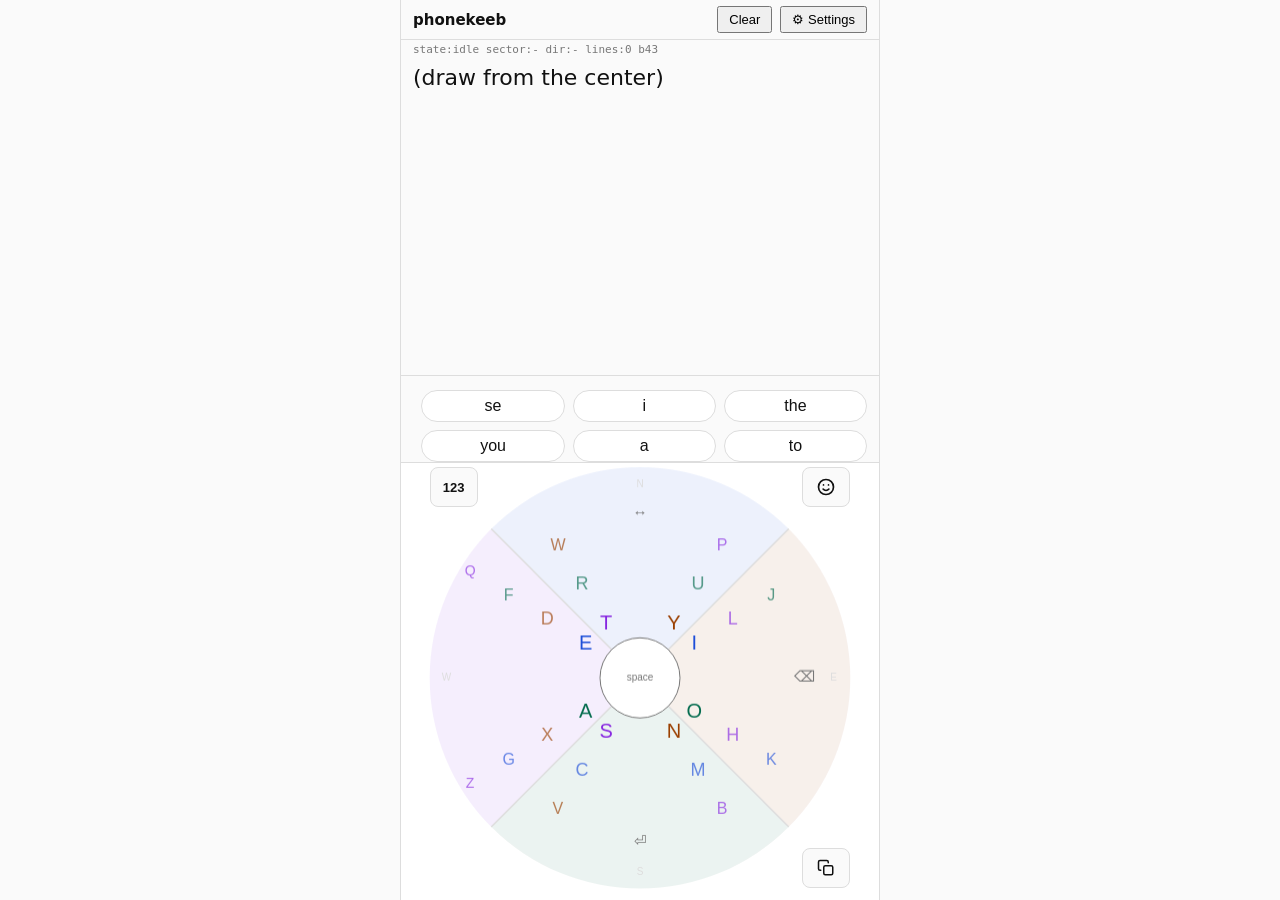
<file: index.html>
<!doctype html>
<html lang="en">
<head>
<meta charset="utf-8" />
<!-- viewport-fit=cover lets the page reach the screen edges in the
     installed (standalone) app; style.css pads the bottom safe area so
     the wheel clears the iOS home indicator. -->
<meta name="viewport" content="width=device-width, initial-scale=1, maximum-scale=1, user-scalable=no, viewport-fit=cover" />
<title>Gesture Keyboard Prototype</title>
<!-- Installable as a PWA (iOS: share menu, Add to Home Screen).
     sw.js caches one pinned build for offline use; freshness still
     comes from the ?v= pinning below (the worker fetches navigations
     network-first and never mixes two builds). -->
<link rel="manifest" href="manifest.webmanifest?v=43" />
<!-- JS keeps this meta in sync with the active theme's --bg. -->
<meta name="theme-color" content="#fafafa" />
<meta name="apple-mobile-web-app-capable" content="yes" />
<meta name="apple-mobile-web-app-status-bar-style" content="default" />
<meta name="apple-mobile-web-app-title" content="phonekeeb" />
<link rel="apple-touch-icon" href="icons/icon-180.png" />
<!-- Cache safety. GitHub Pages caches assets for 10 minutes and phones
     have no hard refresh, so one page load could mix modules from two
     different pushes; a mixed set draws letters in wrong places. The
     ?v= query and the import map below pin every asset to one build.
     Bump every ?v= in this file, in cards.html, and the BUILD constant
     in sw.js together on each push (grep "?v="). -->
<link rel="stylesheet" href="style.css?v=43" />
</head>
<body>
<header>
  <div class="topbar">
    <h1>phonekeeb</h1>
    <div class="topbar-actions">
      <button id="clearText" type="button">Clear</button>
      <button id="settingsToggle" type="button" aria-expanded="false" aria-controls="settings">&#9881; Settings</button>
    </div>
  </div>
  <!-- Collapsed by default and remembered: on a phone this block costs
       half the touch area, and typing happens far more often than
       configuring. -->
  <div id="settings" hidden>
  <!-- Collapsed by default (no `open` attribute) on purpose: the
       how-to matters in the first sessions only, while the controls
       below are what settings gets opened for. -->
  <details class="hint">
    <summary>How to type</summary>
    <p>Start in the center circle. Keep your finger on screen and sweep
    to one of the segments (up, left, down or right). Still keeping your
    finger down sweep across the lines to neighbouring sector and come
    back to center. The letter's distance from the center tells you how
    many lines to cross. Letters sit on the side where your sweep starts.
    A letter's color names the region your sweep returns from. Space: tap
    the center, or dip out and back without crossing a line. Double-tap
    the center for a period. One extra full loop makes a capital. Tap an
    area: right deletes, bottom is enter. Hold right and drag toward the
    center to delete more; drag back to restore. Hold top and drag
    sideways to move the caret. Drag from the bottom area: right types ?,
    up types ! (the center circle counts as up), left types a comma. The
    three buttons in the wheel's corners do the rest: bottom right
    copies the text, or only the selected part; top right opens the
    emoji picker; top left opens numbers and symbols. A panel stays
    open until you press its button again. Suggestions
    mix English and Czech, follow the sentence's language, and restore
    diacritics and apostrophes (tata &#8594; t&#225;ta, dont &#8594; don't). The keyboard
    learns your words and phrases on this device only; the settings can
    switch that off, forget everything learned, or open "Learned words"
    to read and edit what it picked up.</p>
  </details>
  <div class="controls">
    <label>Layout
      <!-- options are generated from the LAYOUTS registry in layouts.js -->
      <select id="layoutMode"></select>
    </label>
    <label>Theme
      <!-- options are generated from the THEMES registry in themes.js -->
      <select id="theme"></select>
    </label>
    <label>Dead zone
      <input type="range" id="deadZone" min="20" max="80" value="40" />
    </label>
    <label>Sector colors
      <input type="checkbox" id="sectorColors" checked />
    </label>
    <!-- The learned words live only in this browser (localStorage);
         nothing is sent anywhere. -->
    <label>Learn my typing
      <input type="checkbox" id="learnTyping" checked />
    </label>
    <!-- ~8.7 MB of prediction data, 3.2 MB over the wire, lazy-loaded;
         off saves mobile data and falls back to bigrams. -->
    <label>Trigram data
      <input type="checkbox" id="trigrams" checked />
    </label>
    <button id="forgetTyping" type="button">Forget learned words</button>
    <a href="dictionary.html">Learned words</a>
    <!-- Nukes every cache (service worker + HTTP) and reloads. The
         escape hatch for a phone stuck on an old bN. -->
    <button id="forceReload" type="button">Force update</button>
    <a href="game.html">Practice</a>
    <a href="cards.html">Letter cards</a>
    <!-- Measures strip latency on this phone. Lives in the menu because
         it is a tool, not a feature: it loads every table at once. -->
    <a href="bench.html">Prediction bench</a>
  </div>
  </div>
</header>

<!-- Phone-keyboard order, top to bottom: the debug HUD line, the typed
     text, the suggestion row, then the canvas at the bottom of the
     screen where a phone keyboard sits. The typed text takes all the
     free height (user request 2026-08-31): it is what you read while
     typing, so the spare space belongs to it and not to the empty band
     above the wheel. The HUD is one fixed line at the top, out of the
     way. -->
<main>
  <div id="hud" aria-hidden="true"></div>
  <div id="output" aria-live="polite"></div>
  <div id="suggestions"></div>
  <canvas id="stage"></canvas>
  <!-- The two panel toggles, in the wheel's free corner pockets: emoji
       top-right, numbers and symbols top-left. main.js places them (the
       offsets follow the arm length) and moves the pressed one down to
       its panel's bottom bar while that panel is open. Each panel is
       built lazily on its first open and inserted after its button. -->
  <button id="symbolToggle" class="pad-toggle" type="button" aria-label="Numbers and symbols" aria-expanded="false" title="Numbers and symbols">
    <span class="icon" aria-hidden="true">123</span>
    <svg class="back" width="20" height="20" viewBox="0 0 24 24" fill="none" stroke="currentColor" stroke-width="2" stroke-linecap="round" stroke-linejoin="round" aria-hidden="true">
      <circle cx="12" cy="12" r="9" />
      <circle cx="12" cy="12" r="2.5" />
      <path d="M13.8 10.2 18.4 5.6M10.2 10.2 5.6 5.6M10.2 13.8 5.6 18.4M13.8 13.8 18.4 18.4" />
    </svg>
  </button>
  <button id="emojiToggle" class="pad-toggle" type="button" aria-label="Emoji" aria-expanded="false" title="Emoji">
    <svg class="icon" width="20" height="20" viewBox="0 0 24 24" fill="none" stroke="currentColor" stroke-width="2" stroke-linecap="round" stroke-linejoin="round" aria-hidden="true">
      <circle cx="12" cy="12" r="9" />
      <path d="M8.5 14.5a4.5 4.5 0 0 0 7 0" />
      <path d="M9 9.5h.01M15 9.5h.01" />
    </svg>
    <!-- Shown instead of the smiley while the picker is open: the same
         button goes back to the wheel, as on the iPhone keyboard. -->
    <svg class="back" width="20" height="20" viewBox="0 0 24 24" fill="none" stroke="currentColor" stroke-width="2" stroke-linecap="round" stroke-linejoin="round" aria-hidden="true">
      <circle cx="12" cy="12" r="9" />
      <circle cx="12" cy="12" r="2.5" />
      <!-- The four sector boundaries of the wheel, drawn on the
           diagonals like the real ones. -->
      <path d="M13.8 10.2 18.4 5.6M10.2 10.2 5.6 5.6M10.2 13.8 5.6 18.4M13.8 13.8 18.4 18.4" />
    </svg>
  </button>
  <!-- Lives in the bottom-right corner pocket outside the wheel disk;
       position and feedback state are in style.css, wiring in main.js. -->
  <button id="copyText" type="button" aria-label="Copy to clipboard" title="Copy">
    <svg class="icon" width="18" height="18" viewBox="0 0 24 24" fill="none" stroke="currentColor" stroke-width="2" stroke-linecap="round" stroke-linejoin="round" aria-hidden="true">
      <rect x="9" y="9" width="12" height="12" rx="2" />
      <path d="M5 15H4a2 2 0 0 1-2-2V4a2 2 0 0 1 2-2h9a2 2 0 0 1 2 2v1" />
    </svg>
    <span class="check" aria-hidden="true">&#10003;</span>
  </button>
</main>

<script type="importmap">
{
  "imports": {
    "./gesture-decoder.js": "./gesture-decoder.js?v=43",
    "./layout.js": "./layout.js?v=43",
    "./layouts.js": "./layouts.js?v=43",
    "./themes.js": "./themes.js?v=43",
    "./prediction.js": "./prediction.js?v=43",
    "./words-en.js": "./words-en.js?v=43",
    "./words-cs.js": "./words-cs.js?v=43",
    "./bigrams-en.js": "./bigrams-en.js?v=43",
    "./bigrams-cs.js": "./bigrams-cs.js?v=43",
    "./trigrams-en.js": "./trigrams-en.js?v=43",
    "./trigrams-cs.js": "./trigrams-cs.js?v=43",
    "./words-ext-en.js": "./words-ext-en.js?v=43",
    "./words-ext-cs.js": "./words-ext-cs.js?v=43",
    "./emoji-picker.js": "./emoji-picker.js?v=43",
    "./emoji-data.js": "./emoji-data.js?v=43",
    "./symbols-pad.js": "./symbols-pad.js?v=43"
  }
}
</script>
<script type="module" src="main.js?v=43"></script>
</body>
</html>
</file>
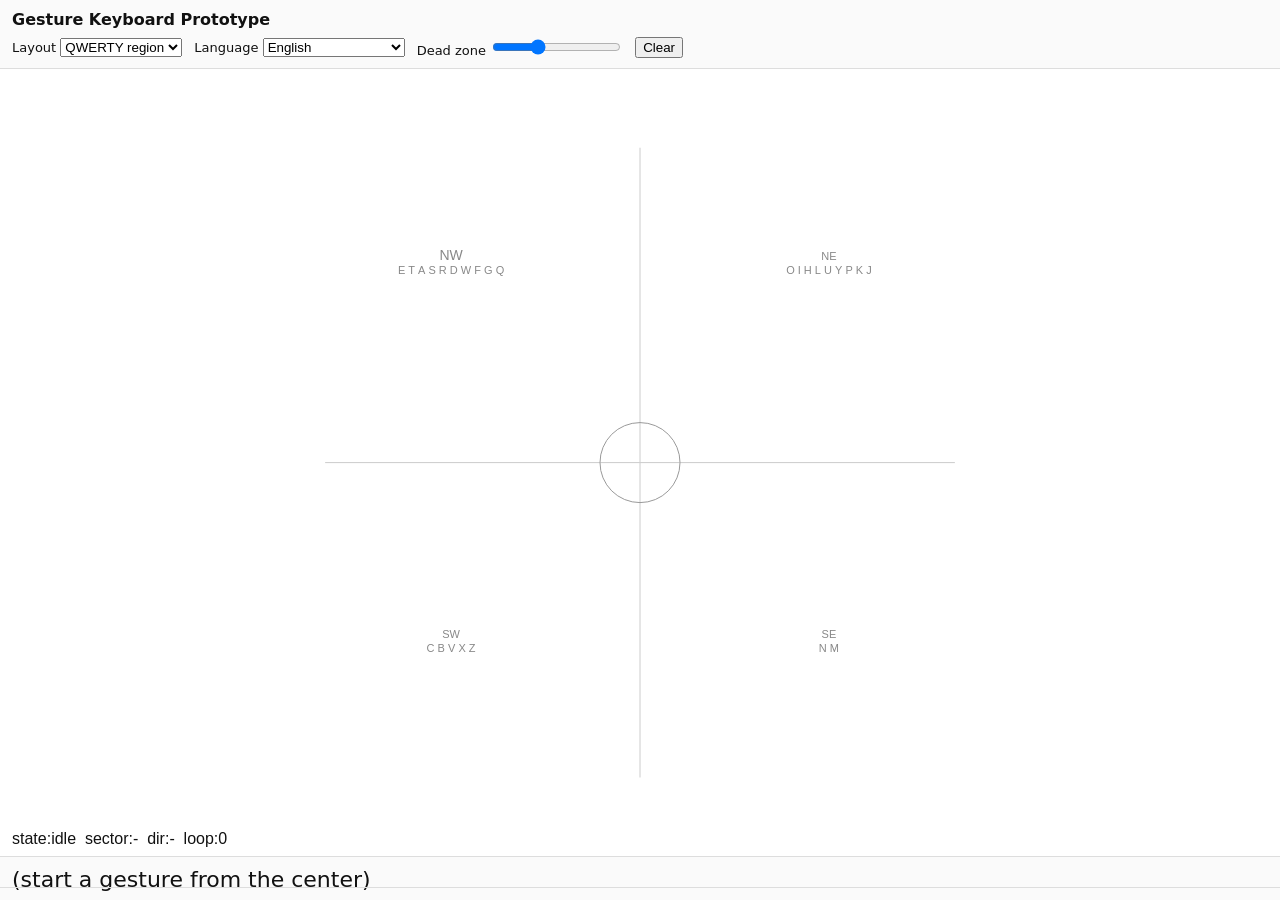
<file: web-prototype/index.html>
<!doctype html>
<html lang="en">
<head>
<meta charset="utf-8" />
<meta name="viewport" content="width=device-width, initial-scale=1, maximum-scale=1, user-scalable=no" />
<title>Gesture Keyboard Prototype</title>
<link rel="stylesheet" href="style.css" />
</head>
<body>
<header>
  <h1>Gesture Keyboard Prototype</h1>
  <div class="controls">
    <label>Layout
      <select id="layoutMode">
        <option value="qwerty-region">QWERTY region</option>
        <option value="frequency">Pure frequency</option>
      </select>
    </label>
    <label>Language
      <select id="language">
        <option value="en">English</option>
        <option value="cs">Czech (base letters)</option>
      </select>
    </label>
    <label>Dead zone
      <input type="range" id="deadZone" min="20" max="80" value="40" />
    </label>
    <button id="clearText" type="button">Clear</button>
  </div>
</header>

<main>
  <canvas id="stage"></canvas>
  <div id="output" aria-live="polite"></div>
</main>

<aside id="log"></aside>

<script type="module" src="main.js"></script>
</body>
</html>
</file>
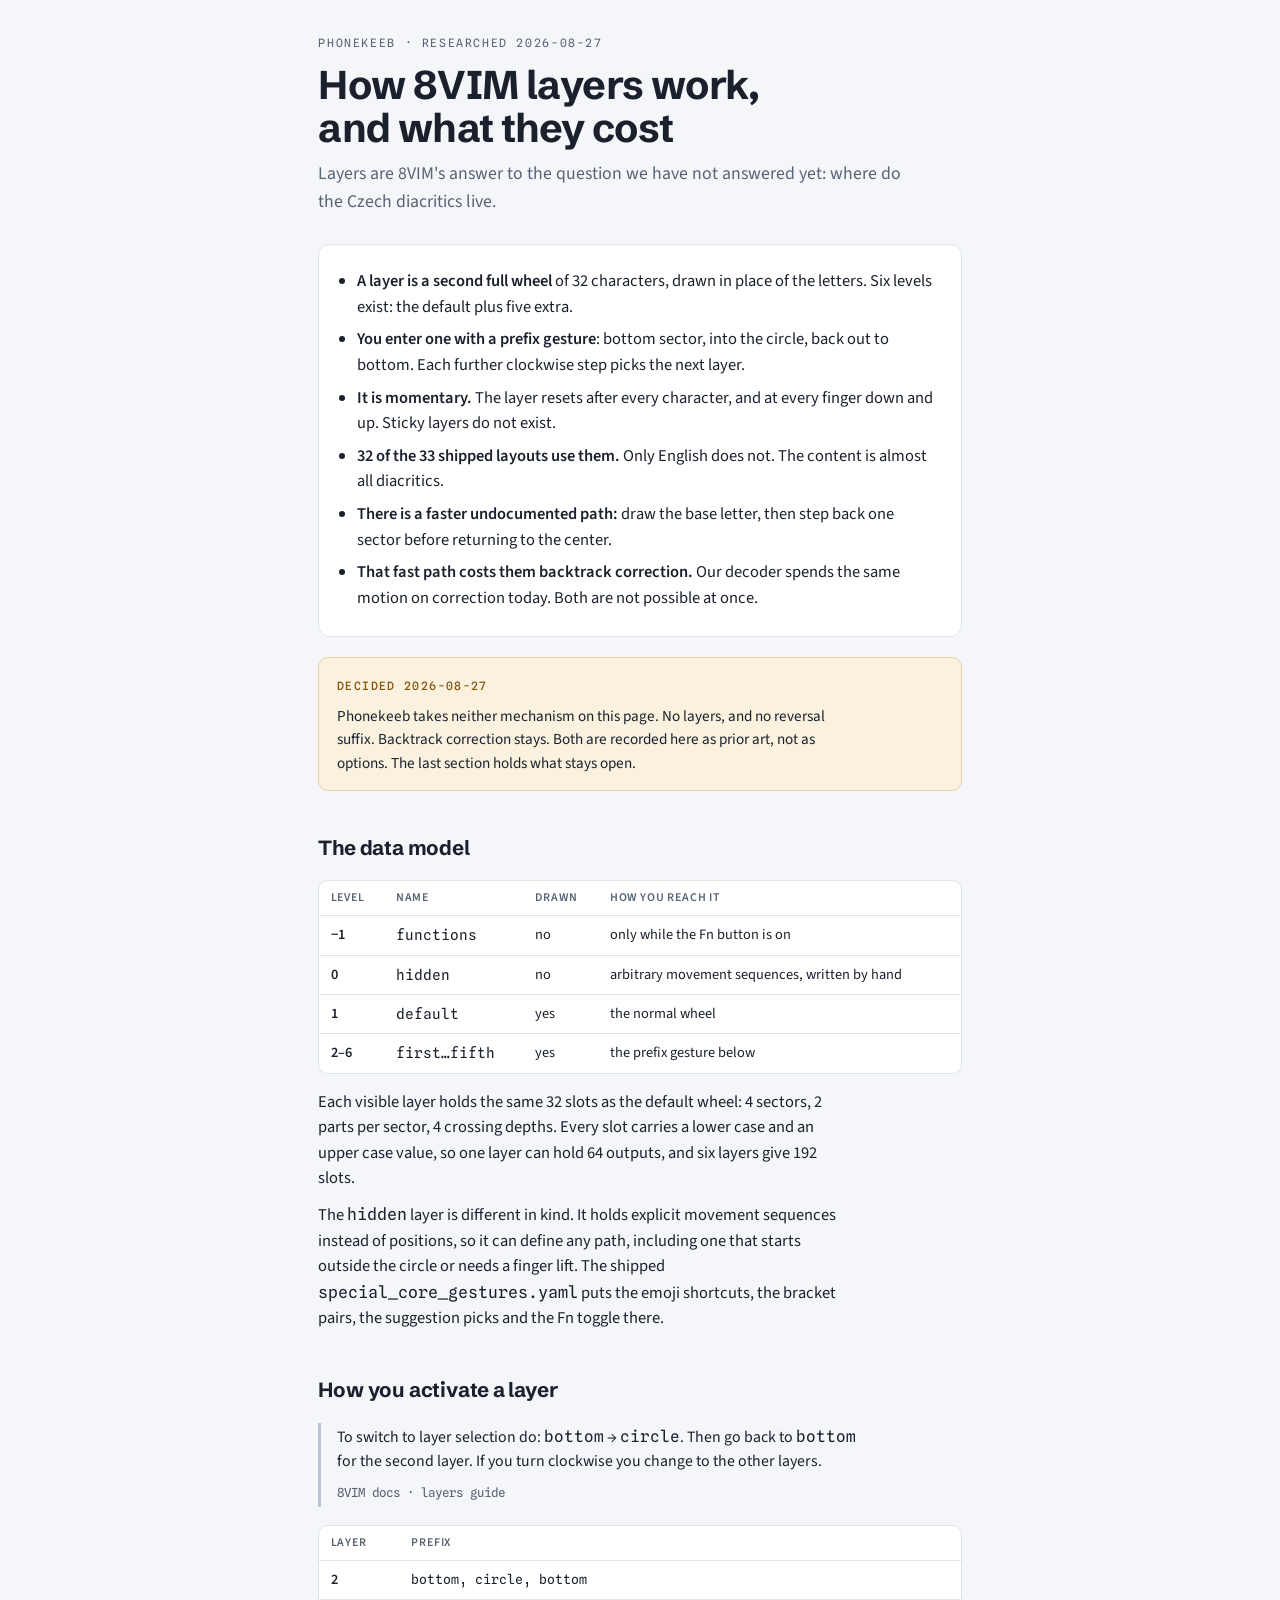
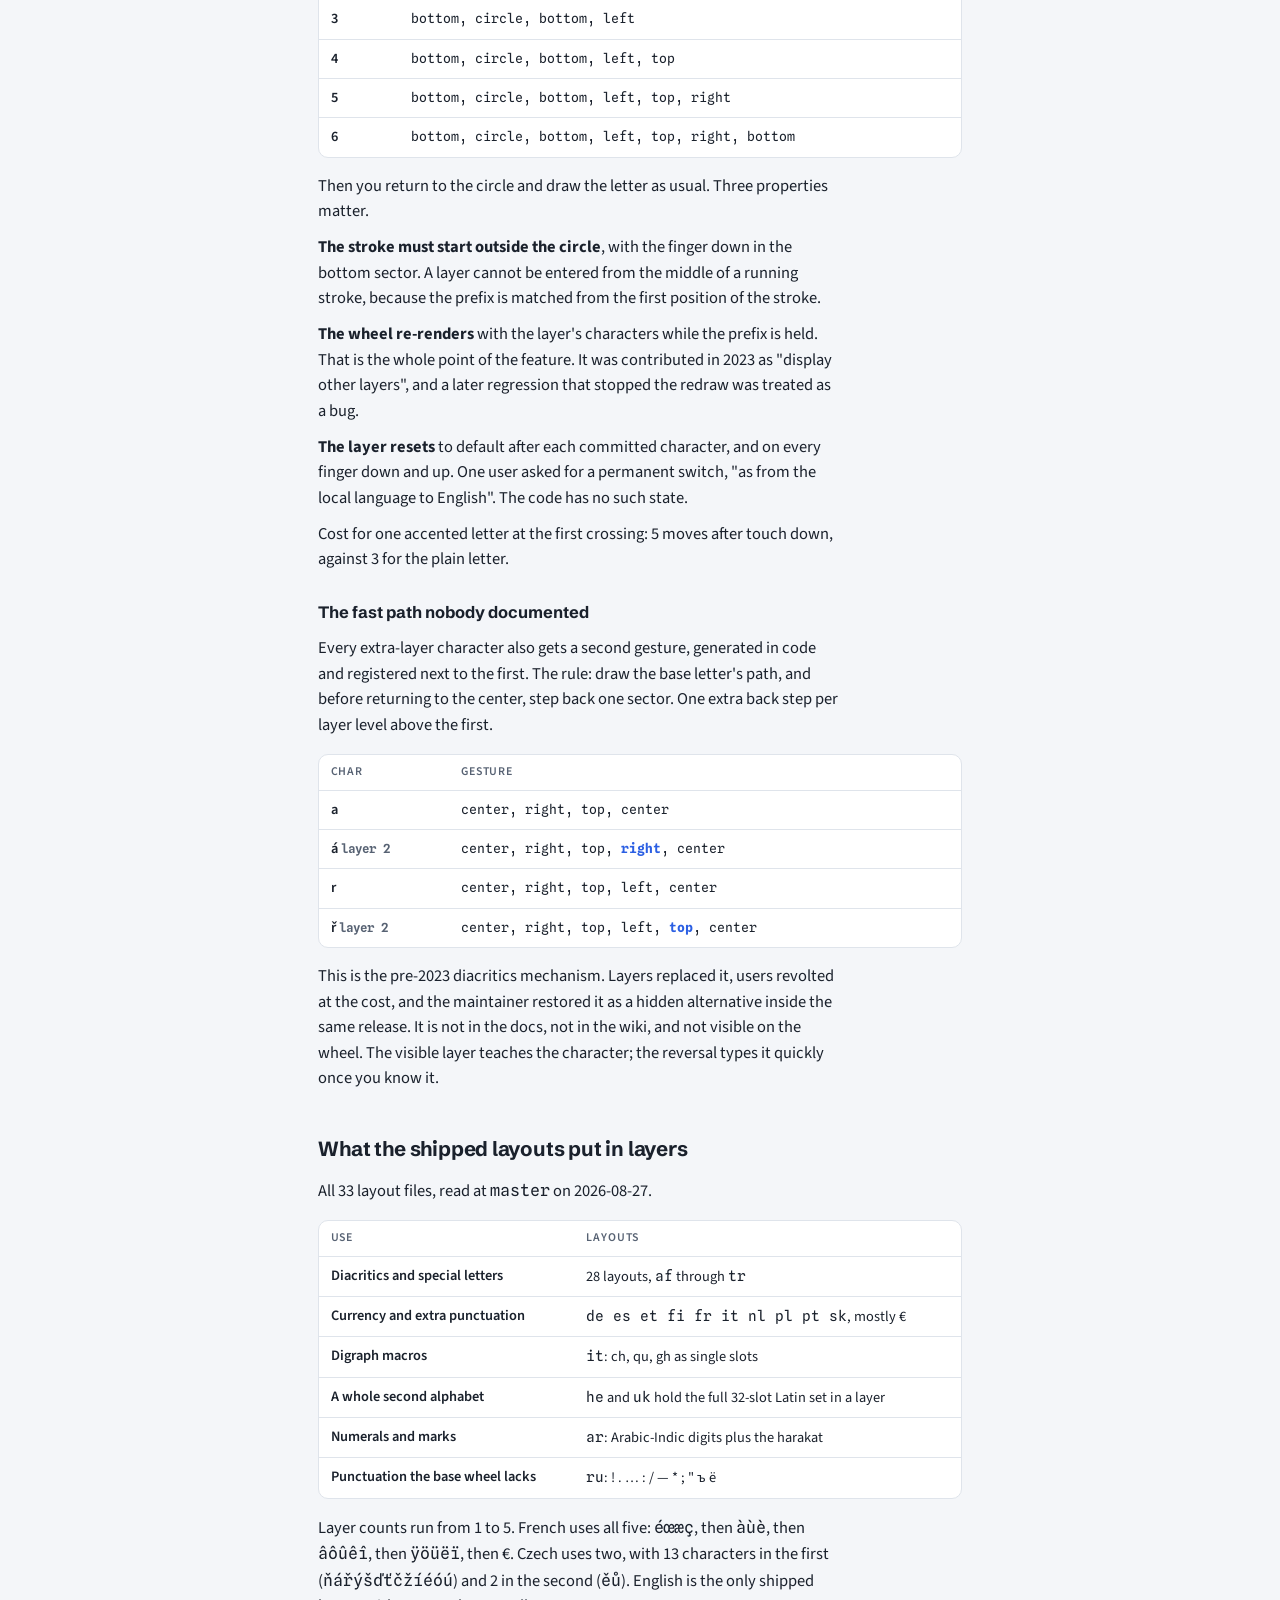
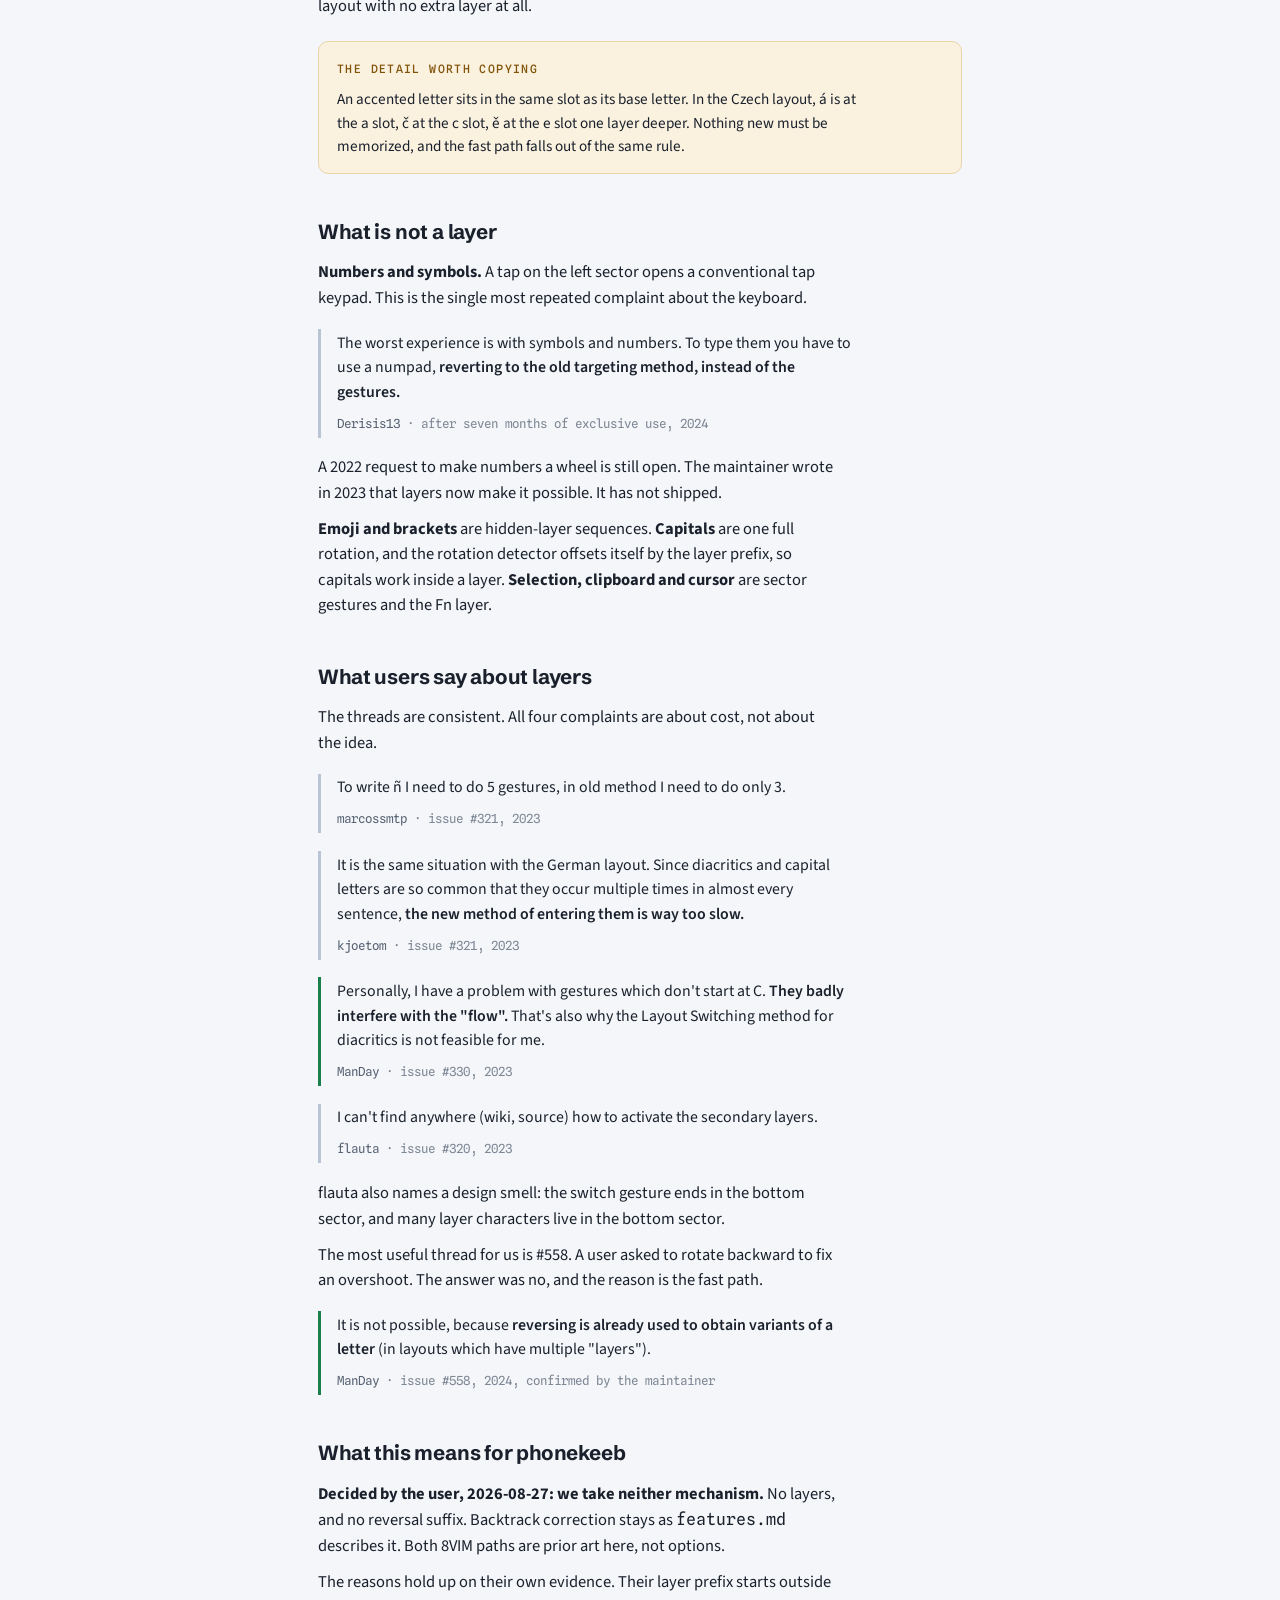
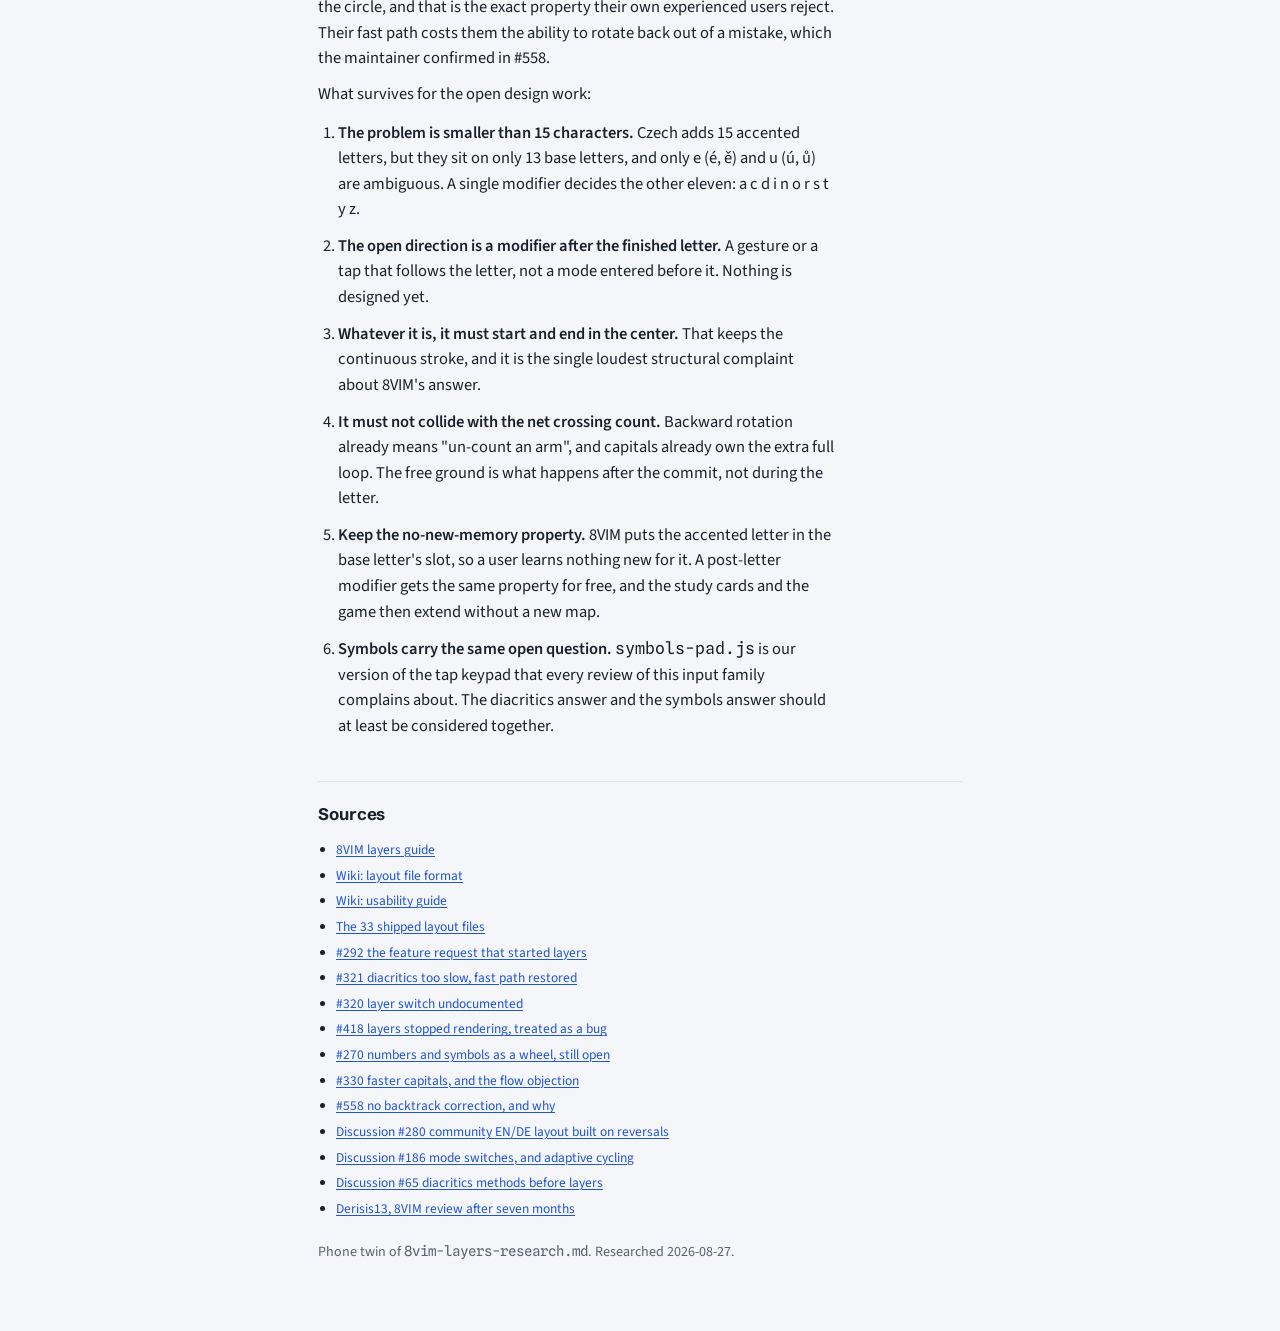
<file: 8vim-layers-research.html>
<!doctype html>
<html lang="en">
<head>
<meta charset="utf-8">
<meta name="viewport" content="width=device-width, initial-scale=1">
<meta name="color-scheme" content="light dark">
<title>Phonekeeb 8VIM Layers</title>
<link rel="stylesheet" href="https://fonts.googleapis.com/css2?family=Schibsted+Grotesk:wght@500;700&family=Source+Sans+3:wght@400;600&family=Spline+Sans+Mono:wght@400;500&display=swap">
<style>
  :root {
    --bg: #f4f6f9; --card: #ffffff; --ink: #1a212c; --muted: #576273;
    --line: #dfe4eb; --accent: #2b5fe3; --link: #2154cf; --chip-bg: #eef1f6;
    --warn-ink: #815409; --warn-bg: #faf1df; --warn-line: #e8d5a8;
    --good: #1a7f4b; --quote-line: #b9c4d4;
  }
  @media (prefers-color-scheme: dark) {
    :root:not([data-theme="light"]) {
      --bg: #12151a; --card: #181d24; --ink: #e7eaf0; --muted: #98a2b1;
      --line: #2a313b; --accent: #5c86f5; --link: #93b0ff; --chip-bg: #232a33;
      --warn-ink: #e3b76c; --warn-bg: #251e0f; --warn-line: #4a3d1e;
      --good: #52c98a; --quote-line: #3c4756;
    }
  }
  :root[data-theme="dark"] {
    --bg: #12151a; --card: #181d24; --ink: #e7eaf0; --muted: #98a2b1;
    --line: #2a313b; --accent: #5c86f5; --link: #93b0ff; --chip-bg: #232a33;
    --warn-ink: #e3b76c; --warn-bg: #251e0f; --warn-line: #4a3d1e;
    --good: #52c98a; --quote-line: #3c4756;
  }
  * { box-sizing: border-box; }
  body {
    background: var(--bg); color: var(--ink);
    font-family: "Source Sans 3", "Segoe UI", system-ui, sans-serif;
    font-size: 1.03rem; line-height: 1.55; margin: 0;
  }
  .wrap { max-width: 42.5rem; margin: 0 auto; padding: 2.2rem 1.15rem 3.5rem; }
  .eyebrow {
    font-family: "Spline Sans Mono", "SFMono-Regular", Consolas, monospace;
    font-size: .72rem; letter-spacing: .14em; text-transform: uppercase;
    color: var(--muted); margin: 0 0 .6rem;
  }
  h1 {
    font-family: "Schibsted Grotesk", "Segoe UI", system-ui, sans-serif;
    font-size: clamp(1.9rem, 6vw, 2.5rem); font-weight: 700;
    letter-spacing: -.015em; line-height: 1.08; text-wrap: balance; margin: 0 0 .7rem;
  }
  .dek { font-size: 1.11rem; color: var(--muted); max-width: 34em; margin: 0 0 1.8rem; }
  h2 {
    font-family: "Schibsted Grotesk", "Segoe UI", system-ui, sans-serif;
    font-size: 1.28rem; font-weight: 700; letter-spacing: -.01em;
    text-wrap: balance; margin: 2.6rem 0 .8rem;
  }
  h3 {
    font-family: "Schibsted Grotesk", "Segoe UI", system-ui, sans-serif;
    font-size: 1.03rem; font-weight: 700; margin: 1.7rem 0 .5rem;
  }
  p { margin: .65rem 0; max-width: 65ch; }
  a { color: var(--link); text-decoration-thickness: 1px; text-underline-offset: 2px; }
  .mono { font-family: "Spline Sans Mono", "SFMono-Regular", Consolas, monospace; }

  .tldr { background: var(--card); border: 1px solid var(--line); border-radius: 12px; padding: 1.05rem 1.25rem; margin: 1.6rem 0 0; }
  .tldr ul { margin: 0; padding-left: 1.1rem; }
  .tldr li { margin: .45rem 0; }
  .tldr b { font-weight: 600; }

  /* quote cards: the complaints are the evidence, so they stay verbatim */
  .q { border-left: 3px solid var(--quote-line); padding: .1rem 0 .1rem 1rem; margin: 1.1rem 0; }
  .q.key { border-left-color: var(--good); }
  .q p { font-size: .99rem; margin: 0 0 .4rem; }
  .q b { font-weight: 600; }
  .who { font-family: "Spline Sans Mono", monospace; font-size: .78rem; color: var(--muted); }
  .who .yr { opacity: .75; }

  .tablewrap { overflow-x: auto; border: 1px solid var(--line); border-radius: 10px; background: var(--card); margin: 1rem 0; }
  table { border-collapse: collapse; width: 100%; font-size: .9rem; }
  th, td { text-align: left; padding: .5rem .7rem; border-top: 1px solid var(--line); vertical-align: top; }
  thead th { border-top: 0; font-size: .74rem; text-transform: uppercase; letter-spacing: .07em; color: var(--muted); font-weight: 600; }
  td:first-child { font-weight: 600; }
  td.seq { font-family: "Spline Sans Mono", monospace; font-size: .82rem; font-weight: 400; }
  td.seq b { color: var(--accent); }

  .warncard { background: var(--warn-bg); border: 1px solid var(--warn-line); border-radius: 10px; padding: .9rem 1.1rem; margin: 1.3rem 0; }
  .warncard .tag { font-family: "Spline Sans Mono", monospace; font-size: .72rem; letter-spacing: .12em; color: var(--warn-ink); font-weight: 500; }
  .warncard p { font-size: .95rem; margin: .4rem 0 0; }

  ol.plan { padding-left: 1.25rem; margin: .8rem 0; }
  ol.plan li { margin: .7rem 0; max-width: 62ch; }
  ol.plan b { font-weight: 600; }

  .sources { border-top: 1px solid var(--line); margin-top: 2.6rem; padding-top: 1.2rem; }
  .sources h2 { margin-top: 0; font-size: 1.05rem; }
  .sources ul { padding-left: 1.1rem; margin: .5rem 0 0; font-size: .84rem; }
  .sources li { margin: .3rem 0; }
  .repo-note { font-size: .88rem; color: var(--muted); margin-top: 1.3rem; }
</style>
</head>
<body>
<div class="wrap">

<p class="eyebrow">Phonekeeb · researched 2026-08-27</p>
<h1>How 8VIM layers work, and what they cost</h1>
<p class="dek">Layers are 8VIM's answer to the question we have not answered yet: where do the Czech diacritics live.</p>

<div class="tldr">
  <ul>
    <li><b>A layer is a second full wheel</b> of 32 characters, drawn in place of the letters. Six levels exist: the default plus five extra.</li>
    <li><b>You enter one with a prefix gesture</b>: bottom sector, into the circle, back out to bottom. Each further clockwise step picks the next layer.</li>
    <li><b>It is momentary.</b> The layer resets after every character, and at every finger down and up. Sticky layers do not exist.</li>
    <li><b>32 of the 33 shipped layouts use them.</b> Only English does not. The content is almost all diacritics.</li>
    <li><b>There is a faster undocumented path:</b> draw the base letter, then step back one sector before returning to the center.</li>
    <li><b>That fast path costs them backtrack correction.</b> Our decoder spends the same motion on correction today. Both are not possible at once.</li>
  </ul>
</div>

<div class="warncard">
  <span class="tag">DECIDED 2026-08-27</span>
  <p>Phonekeeb takes neither mechanism on this page. No layers, and no reversal suffix. Backtrack correction stays. Both are recorded here as prior art, not as options. The last section holds what stays open.</p>
</div>

<h2>The data model</h2>

<div class="tablewrap">
<table>
  <thead><tr><th>Level</th><th>Name</th><th>Drawn</th><th>How you reach it</th></tr></thead>
  <tbody>
    <tr><td>−1</td><td class="mono">functions</td><td>no</td><td>only while the Fn button is on</td></tr>
    <tr><td>0</td><td class="mono">hidden</td><td>no</td><td>arbitrary movement sequences, written by hand</td></tr>
    <tr><td>1</td><td class="mono">default</td><td>yes</td><td>the normal wheel</td></tr>
    <tr><td>2–6</td><td class="mono">first…fifth</td><td>yes</td><td>the prefix gesture below</td></tr>
  </tbody>
</table>
</div>

<p>Each visible layer holds the same 32 slots as the default wheel: 4 sectors, 2 parts per sector, 4 crossing depths. Every slot carries a lower case and an upper case value, so one layer can hold 64 outputs, and six layers give 192 slots.</p>

<p>The <span class="mono">hidden</span> layer is different in kind. It holds explicit movement sequences instead of positions, so it can define any path, including one that starts outside the circle or needs a finger lift. The shipped <span class="mono">special_core_gestures.yaml</span> puts the emoji shortcuts, the bracket pairs, the suggestion picks and the Fn toggle there.</p>

<h2>How you activate a layer</h2>

<div class="q">
  <p>To switch to layer selection do: <span class="mono">bottom</span> → <span class="mono">circle</span>. Then go back to <span class="mono">bottom</span> for the second layer. If you turn clockwise you change to the other layers.</p>
  <span class="who">8VIM docs · layers guide</span>
</div>

<div class="tablewrap">
<table>
  <thead><tr><th>Layer</th><th>Prefix</th></tr></thead>
  <tbody>
    <tr><td>2</td><td class="seq">bottom, circle, bottom</td></tr>
    <tr><td>3</td><td class="seq">bottom, circle, bottom, left</td></tr>
    <tr><td>4</td><td class="seq">bottom, circle, bottom, left, top</td></tr>
    <tr><td>5</td><td class="seq">bottom, circle, bottom, left, top, right</td></tr>
    <tr><td>6</td><td class="seq">bottom, circle, bottom, left, top, right, bottom</td></tr>
  </tbody>
</table>
</div>

<p>Then you return to the circle and draw the letter as usual. Three properties matter.</p>

<p><b>The stroke must start outside the circle</b>, with the finger down in the bottom sector. A layer cannot be entered from the middle of a running stroke, because the prefix is matched from the first position of the stroke.</p>

<p><b>The wheel re-renders</b> with the layer's characters while the prefix is held. That is the whole point of the feature. It was contributed in 2023 as "display other layers", and a later regression that stopped the redraw was treated as a bug.</p>

<p><b>The layer resets</b> to default after each committed character, and on every finger down and up. One user asked for a permanent switch, "as from the local language to English". The code has no such state.</p>

<p>Cost for one accented letter at the first crossing: 5 moves after touch down, against 3 for the plain letter.</p>

<h3>The fast path nobody documented</h3>

<p>Every extra-layer character also gets a second gesture, generated in code and registered next to the first. The rule: draw the base letter's path, and before returning to the center, step back one sector. One extra back step per layer level above the first.</p>

<div class="tablewrap">
<table>
  <thead><tr><th>Char</th><th>Gesture</th></tr></thead>
  <tbody>
    <tr><td>a</td><td class="seq">center, right, top, center</td></tr>
    <tr><td>á <span class="who">layer 2</span></td><td class="seq">center, right, top, <b>right</b>, center</td></tr>
    <tr><td>r</td><td class="seq">center, right, top, left, center</td></tr>
    <tr><td>ř <span class="who">layer 2</span></td><td class="seq">center, right, top, left, <b>top</b>, center</td></tr>
  </tbody>
</table>
</div>

<p>This is the pre-2023 diacritics mechanism. Layers replaced it, users revolted at the cost, and the maintainer restored it as a hidden alternative inside the same release. It is not in the docs, not in the wiki, and not visible on the wheel. The visible layer teaches the character; the reversal types it quickly once you know it.</p>

<h2>What the shipped layouts put in layers</h2>

<p>All 33 layout files, read at <span class="mono">master</span> on 2026-08-27.</p>

<div class="tablewrap">
<table>
  <thead><tr><th>Use</th><th>Layouts</th></tr></thead>
  <tbody>
    <tr><td>Diacritics and special letters</td><td>28 layouts, <span class="mono">af</span> through <span class="mono">tr</span></td></tr>
    <tr><td>Currency and extra punctuation</td><td><span class="mono">de es et fi fr it nl pl pt sk</span>, mostly €</td></tr>
    <tr><td>Digraph macros</td><td><span class="mono">it</span>: ch, qu, gh as single slots</td></tr>
    <tr><td>A whole second alphabet</td><td><span class="mono">he</span> and <span class="mono">uk</span> hold the full 32-slot Latin set in a layer</td></tr>
    <tr><td>Numerals and marks</td><td><span class="mono">ar</span>: Arabic-Indic digits plus the harakat</td></tr>
    <tr><td>Punctuation the base wheel lacks</td><td><span class="mono">ru</span>: ! . … : / — * ; " ъ ё</td></tr>
  </tbody>
</table>
</div>

<p>Layer counts run from 1 to 5. French uses all five: <span class="mono">éœæç</span>, then <span class="mono">àùè</span>, then <span class="mono">âôûêî</span>, then <span class="mono">ÿöüëï</span>, then €. Czech uses two, with 13 characters in the first (<span class="mono">ňářýšďťčžíéóú</span>) and 2 in the second (<span class="mono">ěů</span>). English is the only shipped layout with no extra layer at all.</p>

<div class="warncard">
  <span class="tag">THE DETAIL WORTH COPYING</span>
  <p>An accented letter sits in the same slot as its base letter. In the Czech layout, á is at the a slot, č at the c slot, ě at the e slot one layer deeper. Nothing new must be memorized, and the fast path falls out of the same rule.</p>
</div>

<h2>What is not a layer</h2>

<p><b>Numbers and symbols.</b> A tap on the left sector opens a conventional tap keypad. This is the single most repeated complaint about the keyboard.</p>

<div class="q">
  <p>The worst experience is with symbols and numbers. To type them you have to use a numpad, <b>reverting to the old targeting method, instead of the gestures.</b></p>
  <span class="who">Derisis13 <span class="yr">· after seven months of exclusive use, 2024</span></span>
</div>

<p>A 2022 request to make numbers a wheel is still open. The maintainer wrote in 2023 that layers now make it possible. It has not shipped.</p>

<p><b>Emoji and brackets</b> are hidden-layer sequences. <b>Capitals</b> are one full rotation, and the rotation detector offsets itself by the layer prefix, so capitals work inside a layer. <b>Selection, clipboard and cursor</b> are sector gestures and the Fn layer.</p>

<h2>What users say about layers</h2>

<p>The threads are consistent. All four complaints are about cost, not about the idea.</p>

<div class="q">
  <p>To write ñ I need to do 5 gestures, in old method I need to do only 3.</p>
  <span class="who">marcossmtp <span class="yr">· issue #321, 2023</span></span>
</div>

<div class="q">
  <p>It is the same situation with the German layout. Since diacritics and capital letters are so common that they occur multiple times in almost every sentence, <b>the new method of entering them is way too slow.</b></p>
  <span class="who">kjoetom <span class="yr">· issue #321, 2023</span></span>
</div>

<div class="q key">
  <p>Personally, I have a problem with gestures which don't start at C. <b>They badly interfere with the "flow".</b> That's also why the Layout Switching method for diacritics is not feasible for me.</p>
  <span class="who">ManDay <span class="yr">· issue #330, 2023</span></span>
</div>

<div class="q">
  <p>I can't find anywhere (wiki, source) how to activate the secondary layers.</p>
  <span class="who">flauta <span class="yr">· issue #320, 2023</span></span>
</div>

<p>flauta also names a design smell: the switch gesture ends in the bottom sector, and many layer characters live in the bottom sector.</p>

<p>The most useful thread for us is #558. A user asked to rotate backward to fix an overshoot. The answer was no, and the reason is the fast path.</p>

<div class="q key">
  <p>It is not possible, because <b>reversing is already used to obtain variants of a letter</b> (in layouts which have multiple "layers").</p>
  <span class="who">ManDay <span class="yr">· issue #558, 2024, confirmed by the maintainer</span></span>
</div>

<h2>What this means for phonekeeb</h2>

<p><b>Decided by the user, 2026-08-27: we take neither mechanism.</b> No layers, and no reversal suffix. Backtrack correction stays as <span class="mono">features.md</span> describes it. Both 8VIM paths are prior art here, not options.</p>

<p>The reasons hold up on their own evidence. Their layer prefix starts outside the circle, and that is the exact property their own experienced users reject. Their fast path costs them the ability to rotate back out of a mistake, which the maintainer confirmed in #558.</p>

<p>What survives for the open design work:</p>

<ol class="plan">
  <li><b>The problem is smaller than 15 characters.</b> Czech adds 15 accented letters, but they sit on only 13 base letters, and only e (é, ě) and u (ú, ů) are ambiguous. A single modifier decides the other eleven: a c d i n o r s t y z.</li>
  <li><b>The open direction is a modifier after the finished letter.</b> A gesture or a tap that follows the letter, not a mode entered before it. Nothing is designed yet.</li>
  <li><b>Whatever it is, it must start and end in the center.</b> That keeps the continuous stroke, and it is the single loudest structural complaint about 8VIM's answer.</li>
  <li><b>It must not collide with the net crossing count.</b> Backward rotation already means "un-count an arm", and capitals already own the extra full loop. The free ground is what happens after the commit, not during the letter.</li>
  <li><b>Keep the no-new-memory property.</b> 8VIM puts the accented letter in the base letter's slot, so a user learns nothing new for it. A post-letter modifier gets the same property for free, and the study cards and the game then extend without a new map.</li>
  <li><b>Symbols carry the same open question.</b> <span class="mono">symbols-pad.js</span> is our version of the tap keypad that every review of this input family complains about. The diacritics answer and the symbols answer should at least be considered together.</li>
</ol>

<div class="sources">
<h2>Sources</h2>
<ul>
  <li><a href="https://8vim.github.io/docs/guides/layers/">8VIM layers guide</a></li>
  <li><a href="https://github.com/8VIM/8VIM/wiki/Adding-a-new-language">Wiki: layout file format</a></li>
  <li><a href="https://github.com/8VIM/8VIM/wiki/Usability-Guide">Wiki: usability guide</a></li>
  <li><a href="https://github.com/8VIM/8VIM/tree/master/8vim/src/main/res/raw">The 33 shipped layout files</a></li>
  <li><a href="https://github.com/8VIM/8VIM/issues/292">#292 the feature request that started layers</a></li>
  <li><a href="https://github.com/8VIM/8VIM/issues/321">#321 diacritics too slow, fast path restored</a></li>
  <li><a href="https://github.com/8VIM/8VIM/issues/320">#320 layer switch undocumented</a></li>
  <li><a href="https://github.com/8VIM/8VIM/issues/418">#418 layers stopped rendering, treated as a bug</a></li>
  <li><a href="https://github.com/8VIM/8VIM/issues/270">#270 numbers and symbols as a wheel, still open</a></li>
  <li><a href="https://github.com/8VIM/8VIM/issues/330">#330 faster capitals, and the flow objection</a></li>
  <li><a href="https://github.com/8VIM/8VIM/issues/558">#558 no backtrack correction, and why</a></li>
  <li><a href="https://github.com/8VIM/8VIM/discussions/280">Discussion #280 community EN/DE layout built on reversals</a></li>
  <li><a href="https://github.com/8VIM/8VIM/discussions/186">Discussion #186 mode switches, and adaptive cycling</a></li>
  <li><a href="https://github.com/8VIM/8VIM/discussions/65">Discussion #65 diacritics methods before layers</a></li>
  <li><a href="https://derisis13.github.io/2024/07/26/8vim.html">Derisis13, 8VIM review after seven months</a></li>
</ul>
<p class="repo-note">Phone twin of <span class="mono">8vim-layers-research.md</span>. Researched 2026-08-27.</p>
</div>

</div>
</body>
</html>
</file>
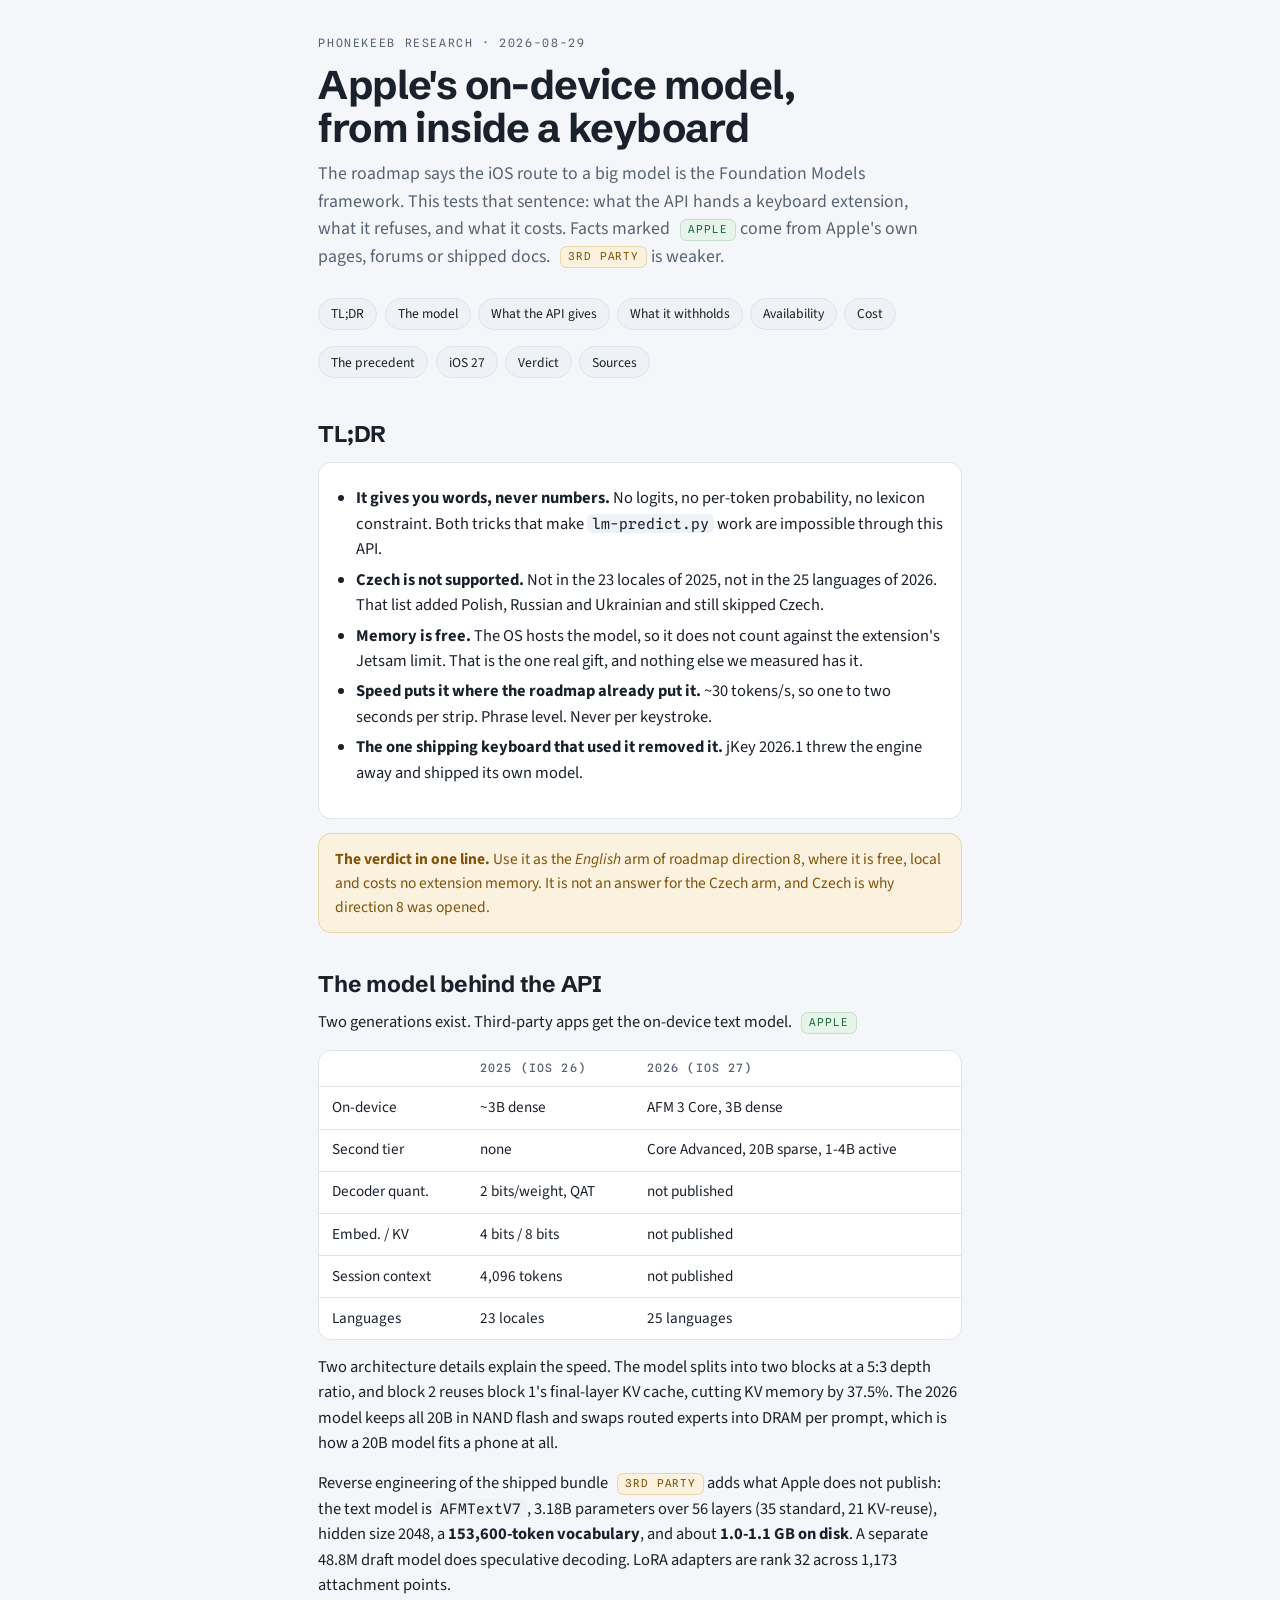
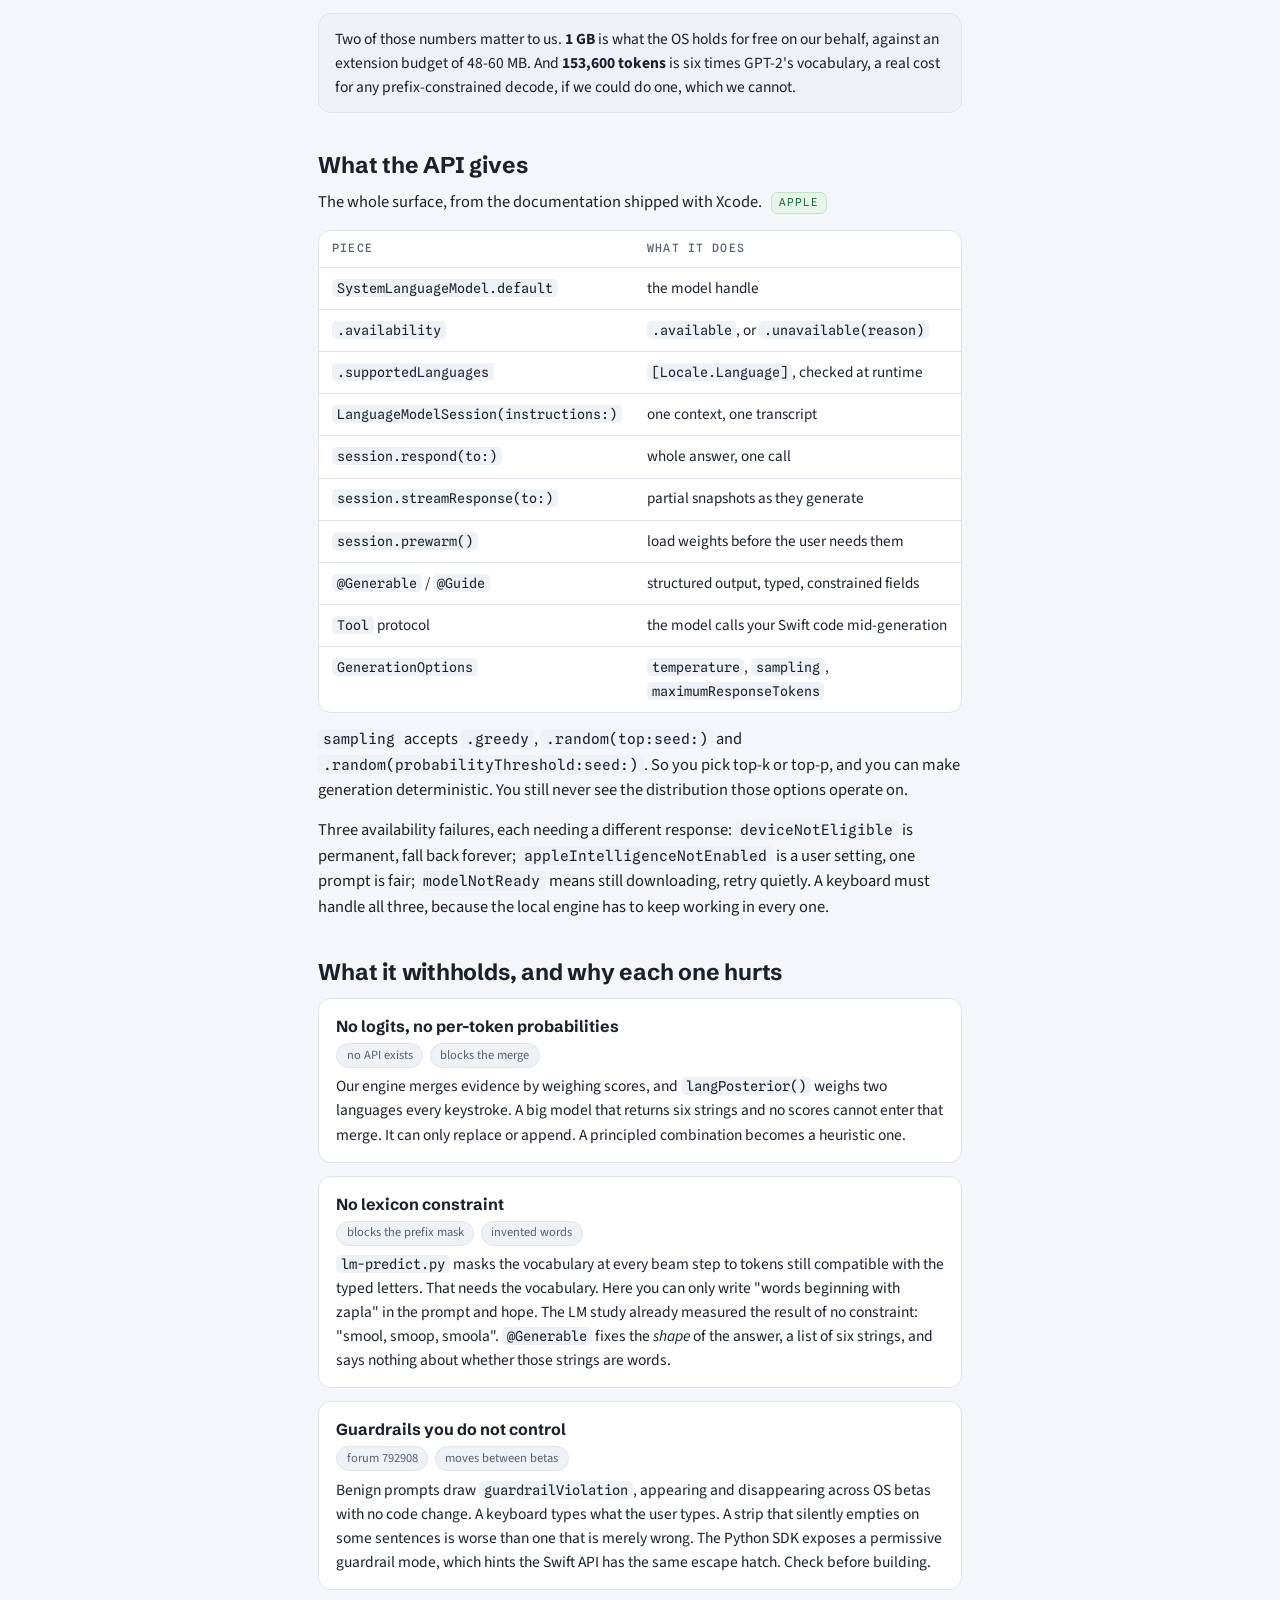
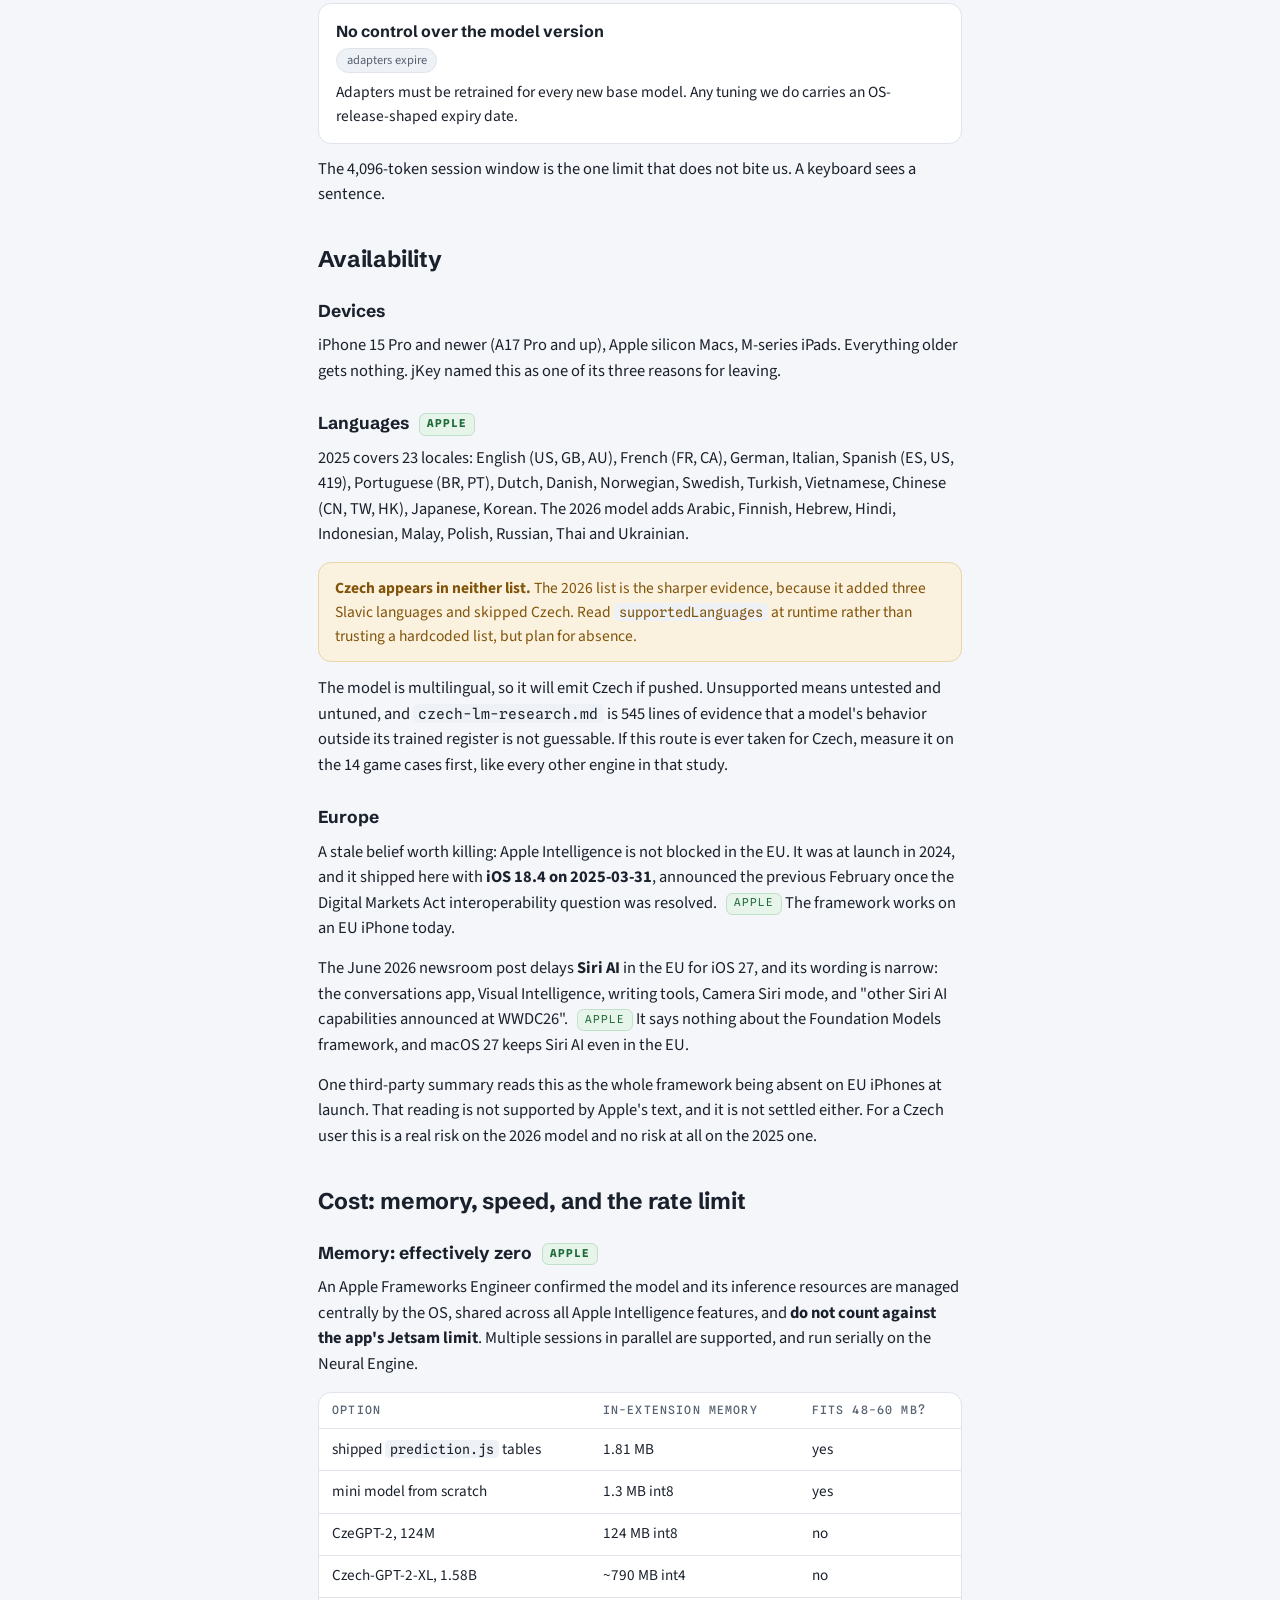
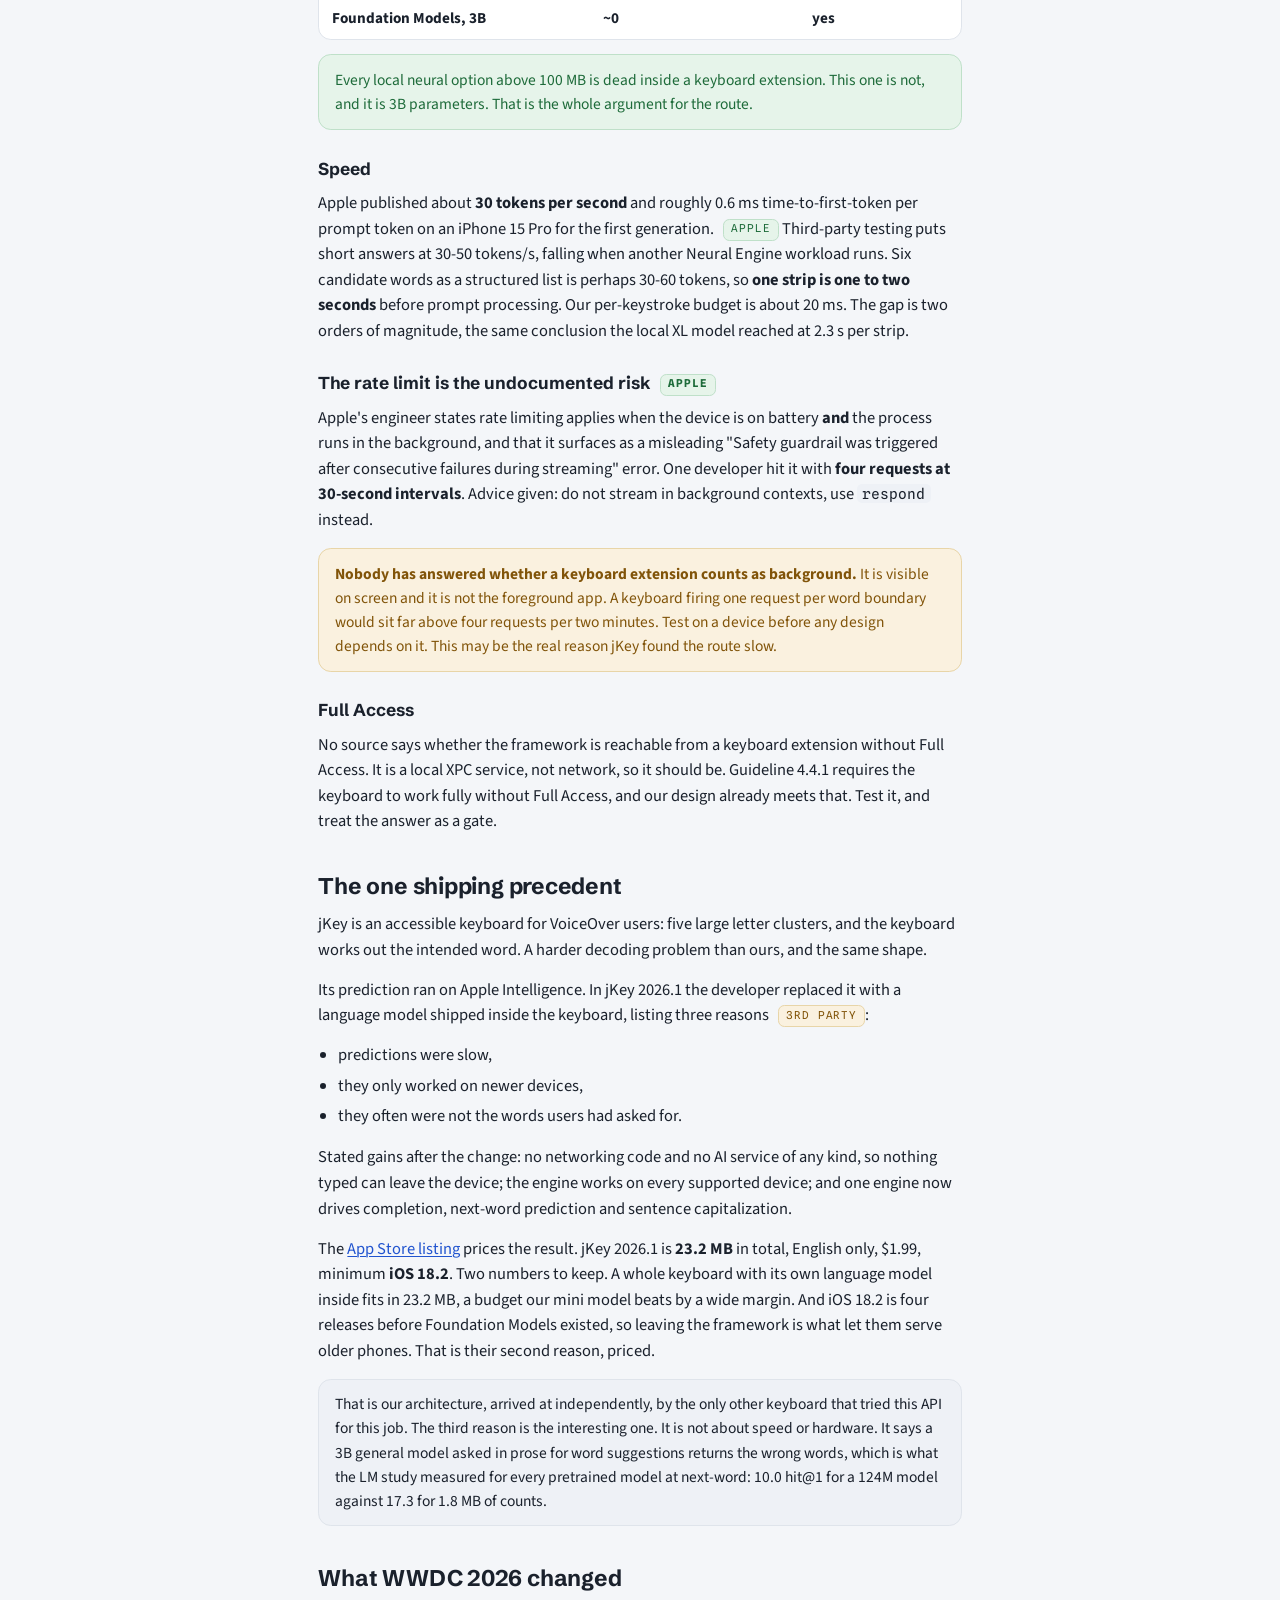
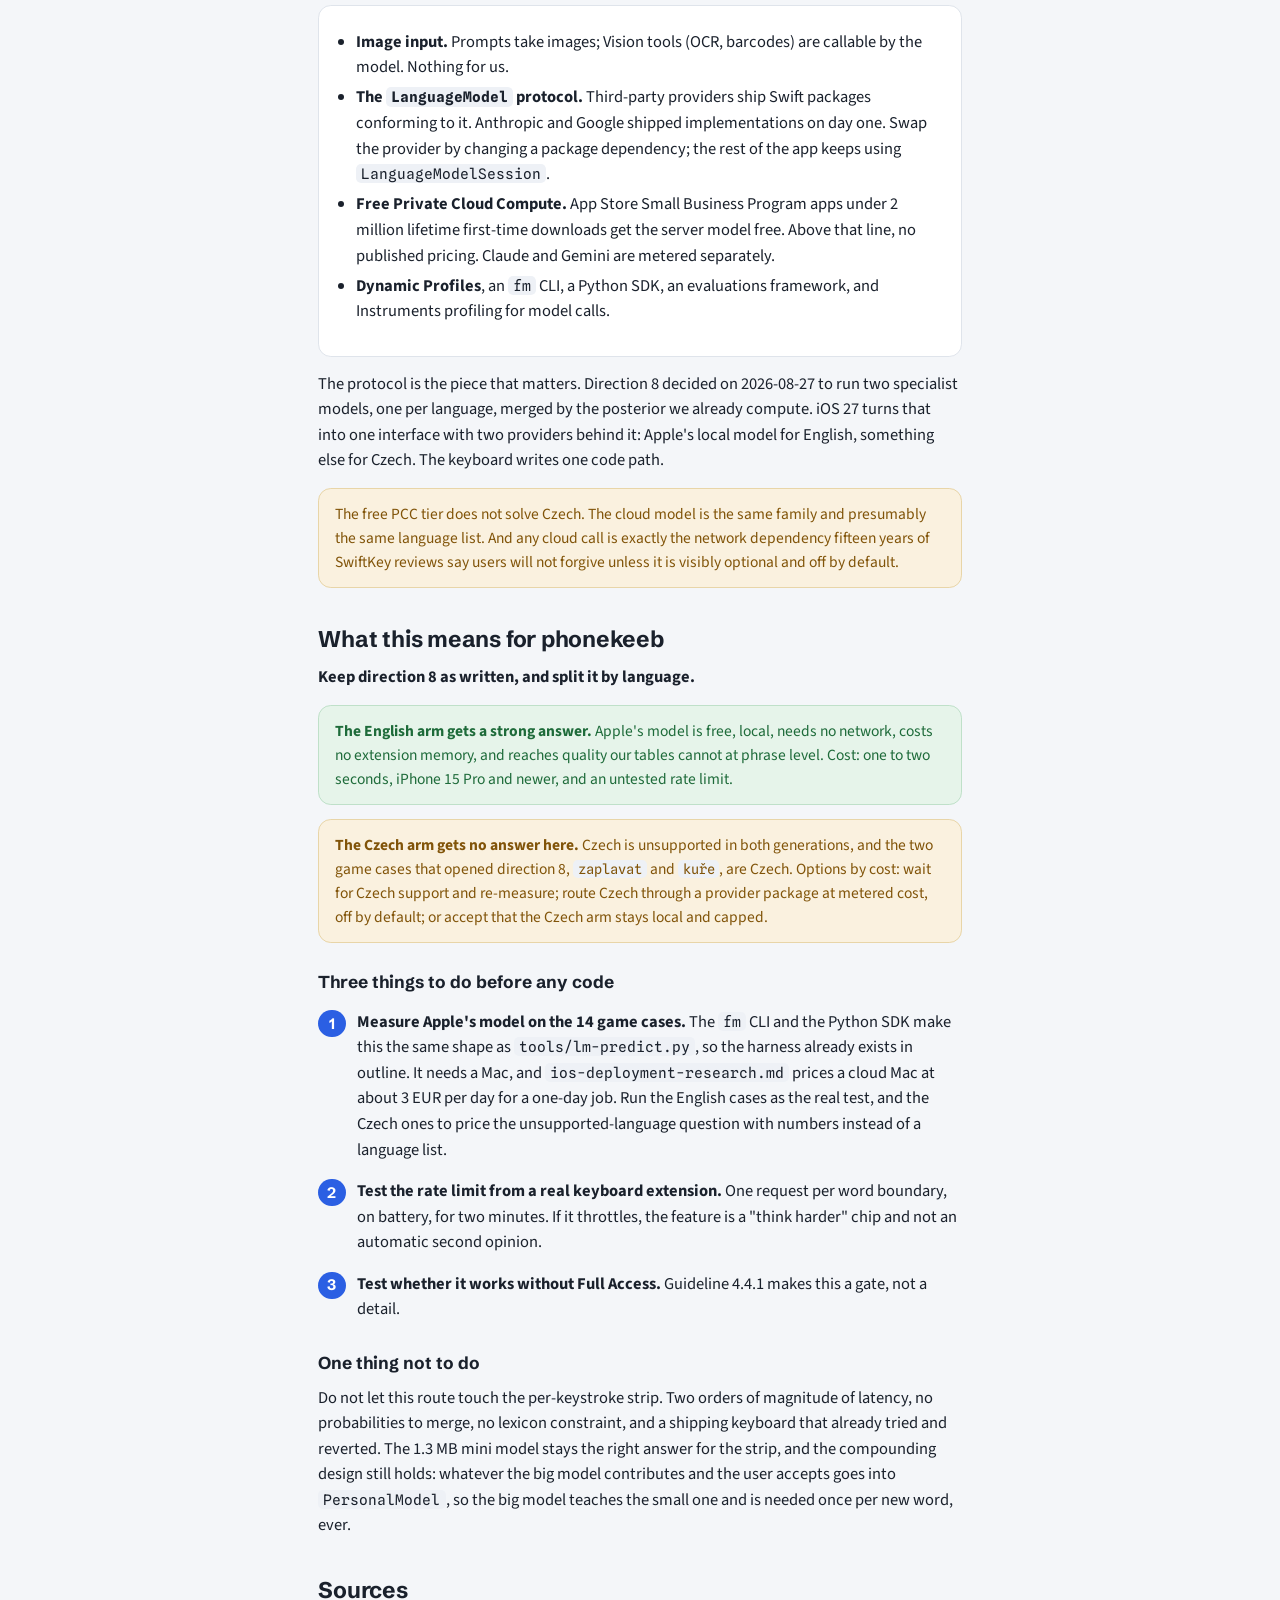
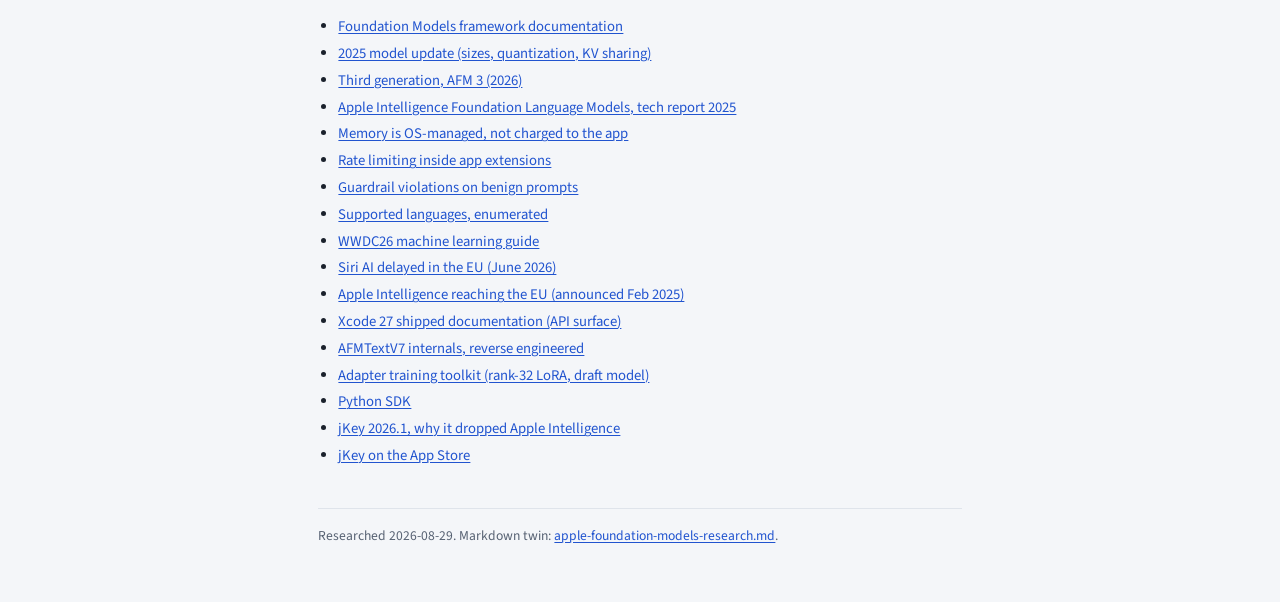
<file: apple-foundation-models-research.html>
<!doctype html>
<html lang="en">
<head>
<meta charset="utf-8">
<meta name="viewport" content="width=device-width, initial-scale=1">
<meta name="color-scheme" content="light dark">
<title>Apple Foundation Models for a Keyboard</title>
<link rel="stylesheet" href="https://fonts.googleapis.com/css2?family=Schibsted+Grotesk:wght@500;700&family=Source+Sans+3:wght@400;600&family=Spline+Sans+Mono:wght@400;500&display=swap">
<style>
  :root {
    --bg: #f4f6f9;
    --card: #ffffff;
    --ink: #1a212c;
    --muted: #576273;
    --line: #dfe4eb;
    --accent: #2b5fe3;
    --link: #2154cf;
    --chip-bg: #eef1f6;
    --good-ink: #1e6b3a;
    --good-bg: #e6f4ea;
    --good-line: #bfe0c9;
    --warn-ink: #815409;
    --warn-bg: #faf1df;
    --warn-line: #e8d5a8;
  }
  @media (prefers-color-scheme: dark) {
    :root:not([data-theme="light"]) {
      --bg: #12151a;
      --card: #181d24;
      --ink: #e7eaf0;
      --muted: #98a2b1;
      --line: #2a313b;
      --accent: #5c86f5;
      --link: #93b0ff;
      --chip-bg: #232a33;
      --good-ink: #7ecf9a;
      --good-bg: #14251a;
      --good-line: #2b4a35;
      --warn-ink: #e3b76c;
      --warn-bg: #251e0f;
      --warn-line: #4a3d1e;
    }
  }
  :root[data-theme="dark"] {
    --bg: #12151a;
    --card: #181d24;
    --ink: #e7eaf0;
    --muted: #98a2b1;
    --line: #2a313b;
    --accent: #5c86f5;
    --link: #93b0ff;
    --chip-bg: #232a33;
    --good-ink: #7ecf9a;
    --good-bg: #14251a;
    --good-line: #2b4a35;
    --warn-ink: #e3b76c;
    --warn-bg: #251e0f;
    --warn-line: #4a3d1e;
  }
  * { box-sizing: border-box; }
  body {
    background: var(--bg);
    color: var(--ink);
    font-family: "Source Sans 3", "Segoe UI", system-ui, sans-serif;
    font-size: 1.03rem;
    line-height: 1.55;
    margin: 0;
  }
  .wrap { max-width: 42.5rem; margin: 0 auto; padding: 2.2rem 1.15rem 3.5rem; }
  .eyebrow {
    font-family: "Spline Sans Mono", "SFMono-Regular", Consolas, monospace;
    font-size: .72rem; letter-spacing: .14em; text-transform: uppercase;
    color: var(--muted); margin: 0 0 .6rem;
  }
  h1 {
    font-family: "Schibsted Grotesk", "Segoe UI", system-ui, sans-serif;
    font-size: clamp(1.9rem, 6vw, 2.5rem); font-weight: 700;
    letter-spacing: -.015em; line-height: 1.08; text-wrap: balance; margin: 0 0 .7rem;
  }
  .dek { font-size: 1.11rem; color: var(--muted); max-width: 34em; margin: 0 0 1.4rem; }
  h2 {
    font-family: "Schibsted Grotesk", "Segoe UI", system-ui, sans-serif;
    font-size: 1.42rem; font-weight: 700; letter-spacing: -.01em;
    line-height: 1.15; margin: 2.4rem 0 .8rem;
  }
  h3 {
    font-family: "Schibsted Grotesk", "Segoe UI", system-ui, sans-serif;
    font-size: 1.08rem; font-weight: 700; margin: 1.6rem 0 .5rem;
  }
  p { margin: .55rem 0 .9rem; }
  a { color: var(--link); text-decoration-thickness: 1px; text-underline-offset: 2px; }
  ul, ol { padding-left: 1.25rem; margin: .5rem 0 1rem; }
  li { margin: .3rem 0; }
  code {
    font-family: "Spline Sans Mono", "SFMono-Regular", Consolas, monospace;
    font-size: .88em; background: var(--chip-bg);
    padding: .08em .35em; border-radius: .35em;
  }
  .toc { display: flex; flex-wrap: wrap; gap: .45rem; margin: 0 0 1.2rem; padding: 0; list-style: none; }
  .toc a {
    display: inline-block; background: var(--chip-bg); color: var(--ink);
    border: 1px solid var(--line); border-radius: 999px;
    padding: .28rem .75rem; font-size: .85rem; text-decoration: none;
  }
  .card {
    background: var(--card); border: 1px solid var(--line);
    border-radius: .8rem; padding: .95rem 1.05rem; margin: .9rem 0;
  }
  .note, .warn, .good {
    border-radius: .8rem; padding: .8rem 1rem; margin: .9rem 0; font-size: .97rem;
  }
  .warn { background: var(--warn-bg); border: 1px solid var(--warn-line); color: var(--warn-ink); }
  .good { background: var(--good-bg); border: 1px solid var(--good-line); color: var(--good-ink); }
  .note { background: var(--chip-bg); border: 1px solid var(--line); color: var(--ink); }
  .warn strong, .good strong { color: inherit; }
  .tag {
    display: inline-block; font-family: "Spline Sans Mono", monospace;
    font-size: .68rem; letter-spacing: .08em; text-transform: uppercase;
    background: var(--chip-bg); border: 1px solid var(--line);
    border-radius: .4rem; padding: .1rem .45rem; margin-left: .35rem;
    color: var(--muted); vertical-align: middle;
  }
  .tag.v { color: var(--good-ink); background: var(--good-bg); border-color: var(--good-line); }
  .tag.w { color: var(--warn-ink); background: var(--warn-bg); border-color: var(--warn-line); }
  .tablewrap { overflow-x: auto; margin: .9rem 0; border: 1px solid var(--line); border-radius: .8rem; background: var(--card); }
  table { border-collapse: collapse; width: 100%; min-width: 26rem; font-size: .95rem; }
  th, td { text-align: left; padding: .55rem .8rem; border-bottom: 1px solid var(--line); vertical-align: top; }
  th {
    font-family: "Spline Sans Mono", monospace; font-weight: 500;
    font-size: .72rem; letter-spacing: .1em; text-transform: uppercase; color: var(--muted);
  }
  tr:last-child td { border-bottom: none; }
  .route { margin: .8rem 0; }
  .route h4 {
    font-family: "Schibsted Grotesk", sans-serif; font-size: 1rem;
    margin: 0 0 .25rem;
  }
  .route .meta { display: flex; flex-wrap: wrap; gap: .4rem; margin: 0 0 .4rem; }
  .route .meta span {
    font-size: .78rem; background: var(--chip-bg); border: 1px solid var(--line);
    border-radius: 999px; padding: .12rem .6rem; color: var(--muted);
  }
  .route p { margin: .2rem 0 0; font-size: .97rem; }
  .steps { counter-reset: step; list-style: none; padding: 0; }
  .steps li {
    counter-increment: step; position: relative;
    padding: .1rem 0 .1rem 2.4rem; margin: .8rem 0;
  }
  .steps li::before {
    content: counter(step);
    position: absolute; left: 0; top: .1rem;
    width: 1.7rem; height: 1.7rem; border-radius: 50%;
    background: var(--accent); color: #fff;
    font-family: "Schibsted Grotesk", sans-serif; font-weight: 700;
    display: flex; align-items: center; justify-content: center; font-size: .95rem;
  }
  .srcs { font-size: .92rem; }
  .srcs li { margin: .25rem 0; overflow-wrap: anywhere; }
  footer { margin-top: 2.5rem; color: var(--muted); font-size: .85rem; border-top: 1px solid var(--line); padding-top: 1rem; }
</style>
</head>
<body>
<div class="wrap">

<p class="eyebrow">Phonekeeb research &middot; 2026-08-29</p>
<h1>Apple's on-device model, from inside a keyboard</h1>
<p class="dek">The roadmap says the iOS route to a big model is the Foundation Models framework. This tests that sentence: what the API hands a keyboard extension, what it refuses, and what it costs. Facts marked <span class="tag v">apple</span> come from Apple's own pages, forums or shipped docs. <span class="tag w">3rd party</span> is weaker.</p>

<ul class="toc">
  <li><a href="#tldr">TL;DR</a></li>
  <li><a href="#model">The model</a></li>
  <li><a href="#api">What the API gives</a></li>
  <li><a href="#missing">What it withholds</a></li>
  <li><a href="#avail">Availability</a></li>
  <li><a href="#cost">Cost</a></li>
  <li><a href="#jkey">The precedent</a></li>
  <li><a href="#ios27">iOS 27</a></li>
  <li><a href="#verdict">Verdict</a></li>
  <li><a href="#sources">Sources</a></li>
</ul>

<h2 id="tldr">TL;DR</h2>
<div class="card">
<ul>
  <li><strong>It gives you words, never numbers.</strong> No logits, no per-token probability, no lexicon constraint. Both tricks that make <code>lm-predict.py</code> work are impossible through this API.</li>
  <li><strong>Czech is not supported.</strong> Not in the 23 locales of 2025, not in the 25 languages of 2026. That list added Polish, Russian and Ukrainian and still skipped Czech.</li>
  <li><strong>Memory is free.</strong> The OS hosts the model, so it does not count against the extension's Jetsam limit. That is the one real gift, and nothing else we measured has it.</li>
  <li><strong>Speed puts it where the roadmap already put it.</strong> ~30 tokens/s, so one to two seconds per strip. Phrase level. Never per keystroke.</li>
  <li><strong>The one shipping keyboard that used it removed it.</strong> jKey 2026.1 threw the engine away and shipped its own model.</li>
</ul>
</div>

<div class="warn"><strong>The verdict in one line.</strong> Use it as the <em>English</em> arm of roadmap direction 8, where it is free, local and costs no extension memory. It is not an answer for the Czech arm, and Czech is why direction 8 was opened.</div>

<h2 id="model">The model behind the API</h2>
<p>Two generations exist. Third-party apps get the on-device text model. <span class="tag v">apple</span></p>

<div class="tablewrap"><table>
  <tr><th></th><th>2025 (iOS 26)</th><th>2026 (iOS 27)</th></tr>
  <tr><td>On-device</td><td>~3B dense</td><td>AFM 3 Core, 3B dense</td></tr>
  <tr><td>Second tier</td><td>none</td><td>Core Advanced, 20B sparse, 1-4B active</td></tr>
  <tr><td>Decoder quant.</td><td>2 bits/weight, QAT</td><td>not published</td></tr>
  <tr><td>Embed. / KV</td><td>4 bits / 8 bits</td><td>not published</td></tr>
  <tr><td>Session context</td><td>4,096 tokens</td><td>not published</td></tr>
  <tr><td>Languages</td><td>23 locales</td><td>25 languages</td></tr>
</table></div>

<p>Two architecture details explain the speed. The model splits into two blocks at a 5:3 depth ratio, and block 2 reuses block 1's final-layer KV cache, cutting KV memory by 37.5%. The 2026 model keeps all 20B in NAND flash and swaps routed experts into DRAM per prompt, which is how a 20B model fits a phone at all.</p>

<p>Reverse engineering of the shipped bundle <span class="tag w">3rd party</span> adds what Apple does not publish: the text model is <code>AFMTextV7</code>, 3.18B parameters over 56 layers (35 standard, 21 KV-reuse), hidden size 2048, a <strong>153,600-token vocabulary</strong>, and about <strong>1.0-1.1 GB on disk</strong>. A separate 48.8M draft model does speculative decoding. LoRA adapters are rank 32 across 1,173 attachment points.</p>

<div class="note">Two of those numbers matter to us. <strong>1 GB</strong> is what the OS holds for free on our behalf, against an extension budget of 48-60 MB. And <strong>153,600 tokens</strong> is six times GPT-2's vocabulary, a real cost for any prefix-constrained decode, if we could do one, which we cannot.</div>

<h2 id="api">What the API gives</h2>
<p>The whole surface, from the documentation shipped with Xcode. <span class="tag v">apple</span></p>

<div class="tablewrap"><table>
  <tr><th>Piece</th><th>What it does</th></tr>
  <tr><td><code>SystemLanguageModel.default</code></td><td>the model handle</td></tr>
  <tr><td><code>.availability</code></td><td><code>.available</code>, or <code>.unavailable(reason)</code></td></tr>
  <tr><td><code>.supportedLanguages</code></td><td><code>[Locale.Language]</code>, checked at runtime</td></tr>
  <tr><td><code>LanguageModelSession(instructions:)</code></td><td>one context, one transcript</td></tr>
  <tr><td><code>session.respond(to:)</code></td><td>whole answer, one call</td></tr>
  <tr><td><code>session.streamResponse(to:)</code></td><td>partial snapshots as they generate</td></tr>
  <tr><td><code>session.prewarm()</code></td><td>load weights before the user needs them</td></tr>
  <tr><td><code>@Generable</code> / <code>@Guide</code></td><td>structured output, typed, constrained fields</td></tr>
  <tr><td><code>Tool</code> protocol</td><td>the model calls your Swift code mid-generation</td></tr>
  <tr><td><code>GenerationOptions</code></td><td><code>temperature</code>, <code>sampling</code>, <code>maximumResponseTokens</code></td></tr>
</table></div>

<p><code>sampling</code> accepts <code>.greedy</code>, <code>.random(top:seed:)</code> and <code>.random(probabilityThreshold:seed:)</code>. So you pick top-k or top-p, and you can make generation deterministic. You still never see the distribution those options operate on.</p>

<p>Three availability failures, each needing a different response: <code>deviceNotEligible</code> is permanent, fall back forever; <code>appleIntelligenceNotEnabled</code> is a user setting, one prompt is fair; <code>modelNotReady</code> means still downloading, retry quietly. A keyboard must handle all three, because the local engine has to keep working in every one.</p>

<h2 id="missing">What it withholds, and why each one hurts</h2>

<div class="card route">
  <h4>No logits, no per-token probabilities</h4>
  <div class="meta"><span>no API exists</span><span>blocks the merge</span></div>
  <p>Our engine merges evidence by weighing scores, and <code>langPosterior()</code> weighs two languages every keystroke. A big model that returns six strings and no scores cannot enter that merge. It can only replace or append. A principled combination becomes a heuristic one.</p>
</div>

<div class="card route">
  <h4>No lexicon constraint</h4>
  <div class="meta"><span>blocks the prefix mask</span><span>invented words</span></div>
  <p><code>lm-predict.py</code> masks the vocabulary at every beam step to tokens still compatible with the typed letters. That needs the vocabulary. Here you can only write "words beginning with zapla" in the prompt and hope. The LM study already measured the result of no constraint: "smool, smoop, smoola". <code>@Generable</code> fixes the <em>shape</em> of the answer, a list of six strings, and says nothing about whether those strings are words.</p>
</div>

<div class="card route">
  <h4>Guardrails you do not control</h4>
  <div class="meta"><span>forum 792908</span><span>moves between betas</span></div>
  <p>Benign prompts draw <code>guardrailViolation</code>, appearing and disappearing across OS betas with no code change. A keyboard types what the user types. A strip that silently empties on some sentences is worse than one that is merely wrong. The Python SDK exposes a permissive guardrail mode, which hints the Swift API has the same escape hatch. Check before building.</p>
</div>

<div class="card route">
  <h4>No control over the model version</h4>
  <div class="meta"><span>adapters expire</span></div>
  <p>Adapters must be retrained for every new base model. Any tuning we do carries an OS-release-shaped expiry date.</p>
</div>

<p>The 4,096-token session window is the one limit that does not bite us. A keyboard sees a sentence.</p>

<h2 id="avail">Availability</h2>

<h3>Devices</h3>
<p>iPhone 15 Pro and newer (A17 Pro and up), Apple silicon Macs, M-series iPads. Everything older gets nothing. jKey named this as one of its three reasons for leaving.</p>

<h3>Languages <span class="tag v">apple</span></h3>
<p>2025 covers 23 locales: English (US, GB, AU), French (FR, CA), German, Italian, Spanish (ES, US, 419), Portuguese (BR, PT), Dutch, Danish, Norwegian, Swedish, Turkish, Vietnamese, Chinese (CN, TW, HK), Japanese, Korean. The 2026 model adds Arabic, Finnish, Hebrew, Hindi, Indonesian, Malay, Polish, Russian, Thai and Ukrainian.</p>

<div class="warn"><strong>Czech appears in neither list.</strong> The 2026 list is the sharper evidence, because it added three Slavic languages and skipped Czech. Read <code>supportedLanguages</code> at runtime rather than trusting a hardcoded list, but plan for absence.</div>

<p>The model is multilingual, so it will emit Czech if pushed. Unsupported means untested and untuned, and <code>czech-lm-research.md</code> is 545 lines of evidence that a model's behavior outside its trained register is not guessable. If this route is ever taken for Czech, measure it on the 14 game cases first, like every other engine in that study.</p>

<h3>Europe</h3>
<p>A stale belief worth killing: Apple Intelligence is not blocked in the EU. It was at launch in 2024, and it shipped here with <strong>iOS 18.4 on 2025-03-31</strong>, announced the previous February once the Digital Markets Act interoperability question was resolved. <span class="tag v">apple</span> The framework works on an EU iPhone today.</p>
<p>The June 2026 newsroom post delays <strong>Siri AI</strong> in the EU for iOS 27, and its wording is narrow: the conversations app, Visual Intelligence, writing tools, Camera Siri mode, and "other Siri AI capabilities announced at WWDC26". <span class="tag v">apple</span> It says nothing about the Foundation Models framework, and macOS 27 keeps Siri AI even in the EU.</p>
<p>One third-party summary reads this as the whole framework being absent on EU iPhones at launch. That reading is not supported by Apple's text, and it is not settled either. For a Czech user this is a real risk on the 2026 model and no risk at all on the 2025 one.</p>

<h2 id="cost">Cost: memory, speed, and the rate limit</h2>

<h3>Memory: effectively zero <span class="tag v">apple</span></h3>
<p>An Apple Frameworks Engineer confirmed the model and its inference resources are managed centrally by the OS, shared across all Apple Intelligence features, and <strong>do not count against the app's Jetsam limit</strong>. Multiple sessions in parallel are supported, and run serially on the Neural Engine.</p>

<div class="tablewrap"><table>
  <tr><th>Option</th><th>In-extension memory</th><th>Fits 48-60 MB?</th></tr>
  <tr><td>shipped <code>prediction.js</code> tables</td><td>1.81 MB</td><td>yes</td></tr>
  <tr><td>mini model from scratch</td><td>1.3 MB int8</td><td>yes</td></tr>
  <tr><td>CzeGPT-2, 124M</td><td>124 MB int8</td><td>no</td></tr>
  <tr><td>Czech-GPT-2-XL, 1.58B</td><td>~790 MB int4</td><td>no</td></tr>
  <tr><td><strong>Foundation Models, 3B</strong></td><td><strong>~0</strong></td><td><strong>yes</strong></td></tr>
</table></div>

<div class="good">Every local neural option above 100 MB is dead inside a keyboard extension. This one is not, and it is 3B parameters. That is the whole argument for the route.</div>

<h3>Speed</h3>
<p>Apple published about <strong>30 tokens per second</strong> and roughly 0.6 ms time-to-first-token per prompt token on an iPhone 15 Pro for the first generation. <span class="tag v">apple</span> Third-party testing puts short answers at 30-50 tokens/s, falling when another Neural Engine workload runs. Six candidate words as a structured list is perhaps 30-60 tokens, so <strong>one strip is one to two seconds</strong> before prompt processing. Our per-keystroke budget is about 20 ms. The gap is two orders of magnitude, the same conclusion the local XL model reached at 2.3 s per strip.</p>

<h3>The rate limit is the undocumented risk <span class="tag v">apple</span></h3>
<p>Apple's engineer states rate limiting applies when the device is on battery <strong>and</strong> the process runs in the background, and that it surfaces as a misleading "Safety guardrail was triggered after consecutive failures during streaming" error. One developer hit it with <strong>four requests at 30-second intervals</strong>. Advice given: do not stream in background contexts, use <code>respond</code> instead.</p>

<div class="warn"><strong>Nobody has answered whether a keyboard extension counts as background.</strong> It is visible on screen and it is not the foreground app. A keyboard firing one request per word boundary would sit far above four requests per two minutes. Test on a device before any design depends on it. This may be the real reason jKey found the route slow.</div>

<h3>Full Access</h3>
<p>No source says whether the framework is reachable from a keyboard extension without Full Access. It is a local XPC service, not network, so it should be. Guideline 4.4.1 requires the keyboard to work fully without Full Access, and our design already meets that. Test it, and treat the answer as a gate.</p>

<h2 id="jkey">The one shipping precedent</h2>
<p>jKey is an accessible keyboard for VoiceOver users: five large letter clusters, and the keyboard works out the intended word. A harder decoding problem than ours, and the same shape.</p>
<p>Its prediction ran on Apple Intelligence. In jKey 2026.1 the developer replaced it with a language model shipped inside the keyboard, listing three reasons <span class="tag w">3rd party</span>:</p>
<ul>
  <li>predictions were slow,</li>
  <li>they only worked on newer devices,</li>
  <li>they often were not the words users had asked for.</li>
</ul>
<p>Stated gains after the change: no networking code and no AI service of any kind, so nothing typed can leave the device; the engine works on every supported device; and one engine now drives completion, next-word prediction and sentence capitalization.</p>

<p>The <a href="https://apps.apple.com/us/app/jkey-accessible-keyboard/id6746700520">App Store listing</a> prices the result. jKey 2026.1 is <strong>23.2 MB</strong> in total, English only, $1.99, minimum <strong>iOS 18.2</strong>. Two numbers to keep. A whole keyboard with its own language model inside fits in 23.2 MB, a budget our mini model beats by a wide margin. And iOS 18.2 is four releases before Foundation Models existed, so leaving the framework is what let them serve older phones. That is their second reason, priced.</p>

<div class="note">That is our architecture, arrived at independently, by the only other keyboard that tried this API for this job. The third reason is the interesting one. It is not about speed or hardware. It says a 3B general model asked in prose for word suggestions returns the wrong words, which is what the LM study measured for every pretrained model at next-word: 10.0 hit@1 for a 124M model against 17.3 for 1.8 MB of counts.</div>

<h2 id="ios27">What WWDC 2026 changed</h2>
<div class="card">
<ul>
  <li><strong>Image input.</strong> Prompts take images; Vision tools (OCR, barcodes) are callable by the model. Nothing for us.</li>
  <li><strong>The <code>LanguageModel</code> protocol.</strong> Third-party providers ship Swift packages conforming to it. Anthropic and Google shipped implementations on day one. Swap the provider by changing a package dependency; the rest of the app keeps using <code>LanguageModelSession</code>.</li>
  <li><strong>Free Private Cloud Compute.</strong> App Store Small Business Program apps under 2 million lifetime first-time downloads get the server model free. Above that line, no published pricing. Claude and Gemini are metered separately.</li>
  <li><strong>Dynamic Profiles</strong>, an <code>fm</code> CLI, a Python SDK, an evaluations framework, and Instruments profiling for model calls.</li>
</ul>
</div>

<p>The protocol is the piece that matters. Direction 8 decided on 2026-08-27 to run two specialist models, one per language, merged by the posterior we already compute. iOS 27 turns that into one interface with two providers behind it: Apple's local model for English, something else for Czech. The keyboard writes one code path.</p>

<div class="warn">The free PCC tier does not solve Czech. The cloud model is the same family and presumably the same language list. And any cloud call is exactly the network dependency fifteen years of SwiftKey reviews say users will not forgive unless it is visibly optional and off by default.</div>

<h2 id="verdict">What this means for phonekeeb</h2>

<p><strong>Keep direction 8 as written, and split it by language.</strong></p>

<div class="good"><strong>The English arm gets a strong answer.</strong> Apple's model is free, local, needs no network, costs no extension memory, and reaches quality our tables cannot at phrase level. Cost: one to two seconds, iPhone 15 Pro and newer, and an untested rate limit.</div>

<div class="warn"><strong>The Czech arm gets no answer here.</strong> Czech is unsupported in both generations, and the two game cases that opened direction 8, <code>zaplavat</code> and <code>ku&#345;e</code>, are Czech. Options by cost: wait for Czech support and re-measure; route Czech through a provider package at metered cost, off by default; or accept that the Czech arm stays local and capped.</div>

<h3>Three things to do before any code</h3>
<ol class="steps">
  <li><strong>Measure Apple's model on the 14 game cases.</strong> The <code>fm</code> CLI and the Python SDK make this the same shape as <code>tools/lm-predict.py</code>, so the harness already exists in outline. It needs a Mac, and <code>ios-deployment-research.md</code> prices a cloud Mac at about 3 EUR per day for a one-day job. Run the English cases as the real test, and the Czech ones to price the unsupported-language question with numbers instead of a language list.</li>
  <li><strong>Test the rate limit from a real keyboard extension.</strong> One request per word boundary, on battery, for two minutes. If it throttles, the feature is a "think harder" chip and not an automatic second opinion.</li>
  <li><strong>Test whether it works without Full Access.</strong> Guideline 4.4.1 makes this a gate, not a detail.</li>
</ol>

<h3>One thing not to do</h3>
<p>Do not let this route touch the per-keystroke strip. Two orders of magnitude of latency, no probabilities to merge, no lexicon constraint, and a shipping keyboard that already tried and reverted. The 1.3 MB mini model stays the right answer for the strip, and the compounding design still holds: whatever the big model contributes and the user accepts goes into <code>PersonalModel</code>, so the big model teaches the small one and is needed once per new word, ever.</p>

<h2 id="sources">Sources</h2>
<ul class="srcs">
  <li><a href="https://developer.apple.com/documentation/foundationmodels">Foundation Models framework documentation</a></li>
  <li><a href="https://machinelearning.apple.com/research/apple-foundation-models-2025-updates">2025 model update (sizes, quantization, KV sharing)</a></li>
  <li><a href="https://machinelearning.apple.com/research/introducing-third-generation-of-apple-foundation-models">Third generation, AFM 3 (2026)</a></li>
  <li><a href="https://arxiv.org/abs/2507.13575">Apple Intelligence Foundation Language Models, tech report 2025</a></li>
  <li><a href="https://developer.apple.com/forums/thread/795044">Memory is OS-managed, not charged to the app</a></li>
  <li><a href="https://developer.apple.com/forums/thread/789788">Rate limiting inside app extensions</a></li>
  <li><a href="https://developer.apple.com/forums/thread/792908">Guardrail violations on benign prompts</a></li>
  <li><a href="https://rudrank.com/exploring-foundation-models-supported-languages-internationalization">Supported languages, enumerated</a></li>
  <li><a href="https://developer.apple.com/wwdc26/guides/machine-learning/">WWDC26 machine learning guide</a></li>
  <li><a href="https://www.apple.com/newsroom/2026/06/due-to-dma-siri-ai-delayed-in-eu-for-ios-27-and-ipados-27/">Siri AI delayed in the EU (June 2026)</a></li>
  <li><a href="https://www.apple.com/newsroom/2025/02/apple-intelligence-expands-to-more-languages-and-regions-in-april/">Apple Intelligence reaching the EU (announced Feb 2025)</a></li>
  <li><a href="https://github.com/artemnovichkov/xcode-27-system-prompts">Xcode 27 shipped documentation (API surface)</a></li>
  <li><a href="https://github.com/fguzman82/apple-foundation-model-analysis">AFMTextV7 internals, reverse engineered</a></li>
  <li><a href="https://github.com/scouzi1966/AFMTrainer">Adapter training toolkit (rank-32 LoRA, draft model)</a></li>
  <li><a href="https://apple.github.io/python-apple-fm-sdk/">Python SDK</a></li>
  <li><a href="https://www.applevis.com/forum/ios-ipados/jkey-20261-cluster-typing-real-language-model-behind-it-no-ai">jKey 2026.1, why it dropped Apple Intelligence</a></li>
  <li><a href="https://apps.apple.com/us/app/jkey-accessible-keyboard/id6746700520">jKey on the App Store</a></li>
</ul>

<footer>
Researched 2026-08-29. Markdown twin: <a href="https://github.com/urza/phonekeeb/blob/main/apple-foundation-models-research.md">apple-foundation-models-research.md</a>.
</footer>

</div>
</body>
</html>
</file>
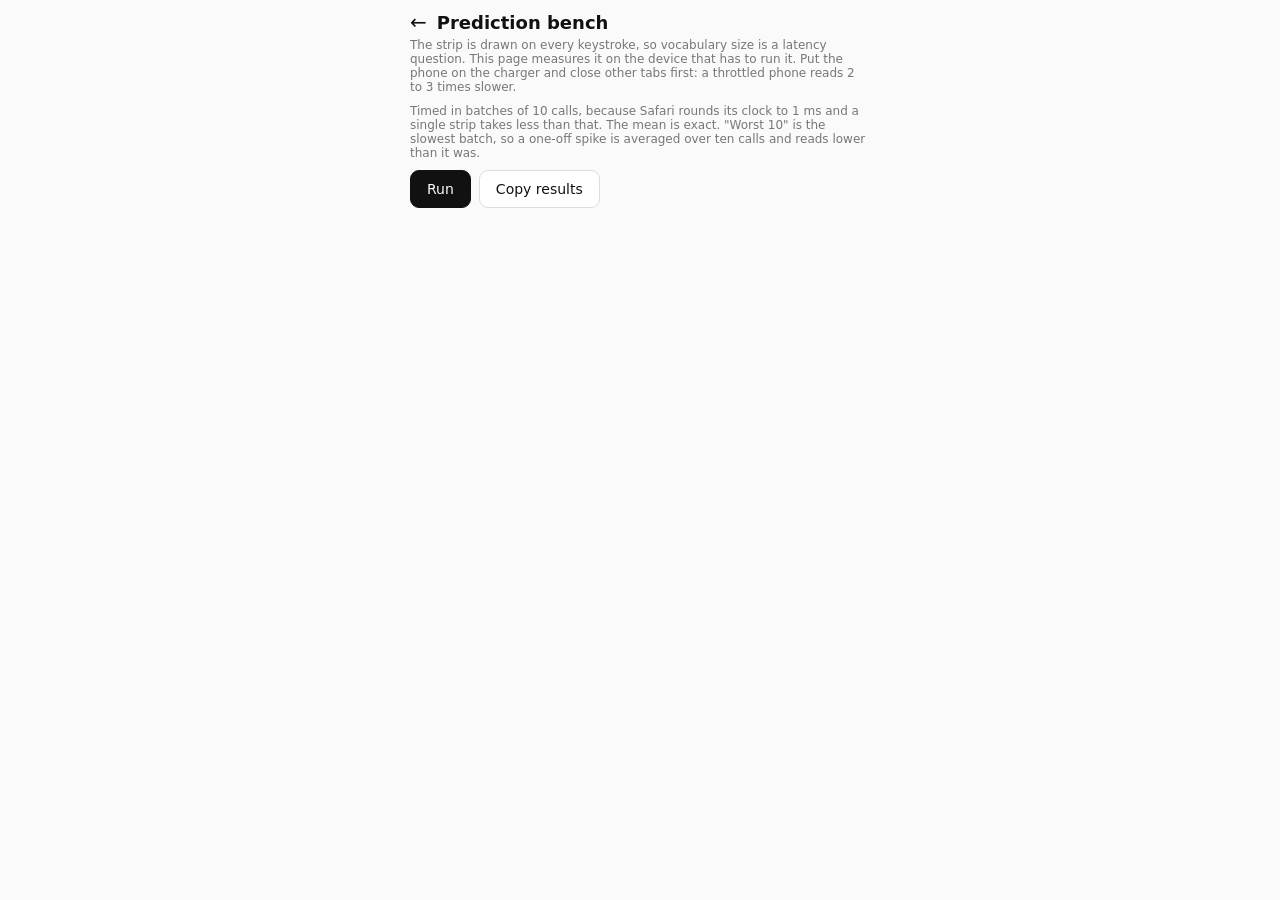
<file: bench.html>
<!doctype html>
<html lang="en">
<head>
<meta charset="utf-8" />
<meta name="viewport" content="width=device-width, initial-scale=1, viewport-fit=cover" />
<title>phonekeeb prediction bench</title>
<!-- Device light or dark only, like the cards, game and dictionary pages. -->
<meta name="theme-color" content="#fafafa" media="(prefers-color-scheme: light)" />
<meta name="theme-color" content="#141414" media="(prefers-color-scheme: dark)" />
<style>
/* Palette copied from the Light and Dark themes in themes.js (keep in
   sync), the same duplication the other pages use. */
:root {
  --bg: #fafafa; --panel: #ffffff; --fg: #111111; --muted: #777777; --line: #dddddd;
  --accent: #2b5fe3; --bad: #b3261e; --ok: #1a7f4b;
}
@media (prefers-color-scheme: dark) {
  :root {
    --bg: #141414; --panel: #1c1c1c; --fg: #eeeeee; --muted: #999999; --line: #3a3a3a;
    --accent: #5c86f5; --bad: #f2857c; --ok: #52c98a;
  }
}
* { box-sizing: border-box; }
body {
  margin: 0; background: var(--bg); color: var(--fg);
  font-family: system-ui, sans-serif; font-size: 15px;
  padding: 10px calc(10px + env(safe-area-inset-right)) calc(30px + env(safe-area-inset-bottom)) calc(10px + env(safe-area-inset-left));
}
@media (min-width: 520px) { body { max-width: 480px; margin: 0 auto; } }
header { display: flex; align-items: center; gap: 10px; margin-bottom: 4px; }
h1 { font-size: 18px; margin: 0; flex: 1; }
a { color: var(--fg); text-decoration: none; font-size: 20px; }
button { font: inherit; color: inherit; background: none; border: none; padding: 0; }
p.note { font-size: 12px; color: var(--muted); margin: 0 0 10px; }
.actions { display: flex; gap: 8px; margin-bottom: 12px; }
.actions button {
  padding: 10px 16px; border-radius: 9px; border: 1px solid var(--line);
  background: var(--panel); font-size: 14px;
}
.actions button.go { background: var(--fg); color: var(--bg); border-color: var(--fg); }
#status { font-size: 13px; color: var(--accent); min-height: 1.2em; margin-bottom: 8px; }
section { background: var(--panel); border: 1px solid var(--line); border-radius: 10px; padding: 10px 12px; margin-bottom: 10px; }
h2 { font-size: 13px; margin: 0 0 8px; font-weight: 600; }
table { width: 100%; border-collapse: collapse; font-size: 13px; }
th, td { text-align: right; padding: 3px 0; }
th:first-child, td:first-child { text-align: left; }
th { color: var(--muted); font-weight: 500; font-size: 11px; text-transform: uppercase; letter-spacing: .05em; }
td.n { font-variant-numeric: tabular-nums; }
tr.slow td { color: var(--bad); }
tr.fast td.n:nth-child(2) { color: var(--ok); }
.kv { display: grid; grid-template-columns: auto 1fr; gap: 2px 10px; font-size: 13px; }
.kv dt { color: var(--muted); }
.kv dd { margin: 0; font-variant-numeric: tabular-nums; }
</style>
</head>
<body>
<header>
  <a href="index.html" aria-label="Back to the keyboard">&larr;</a>
  <h1>Prediction bench</h1>
</header>
<p class="note">The strip is drawn on every keystroke, so vocabulary size
is a latency question. This page measures it on the device that has to
run it. Put the phone on the charger and close other tabs first: a
throttled phone reads 2 to 3 times slower.</p>
<p class="note">Timed in batches of 10 calls, because Safari rounds its
clock to 1 ms and a single strip takes less than that. The mean is
exact. "Worst 10" is the slowest batch, so a one-off spike is averaged
over ten calls and reads lower than it was.</p>

<div class="actions">
  <button id="run" class="go" type="button">Run</button>
  <button id="copy" type="button">Copy results</button>
</div>
<p id="status"></p>
<div id="out"></div>

<!-- Same cache pinning as index.html: bump these ?v= numbers together
     with the ones there (grep "?v="). -->
<script type="importmap">
{
  "imports": {
    "./prediction.js": "./prediction.js?v=43",
    "./words-en.js": "./words-en.js?v=43",
    "./words-cs.js": "./words-cs.js?v=43",
    "./words-ext-en.js": "./words-ext-en.js?v=43",
    "./words-ext-cs.js": "./words-ext-cs.js?v=43",
    "./bigrams-en.js": "./bigrams-en.js?v=43",
    "./bigrams-cs.js": "./bigrams-cs.js?v=43",
    "./trigrams-en.js": "./trigrams-en.js?v=43",
    "./trigrams-cs.js": "./trigrams-cs.js?v=43"
  }
}
</script>
<script type="module" src="bench.js?v=43"></script>
</body>
</html>
</file>
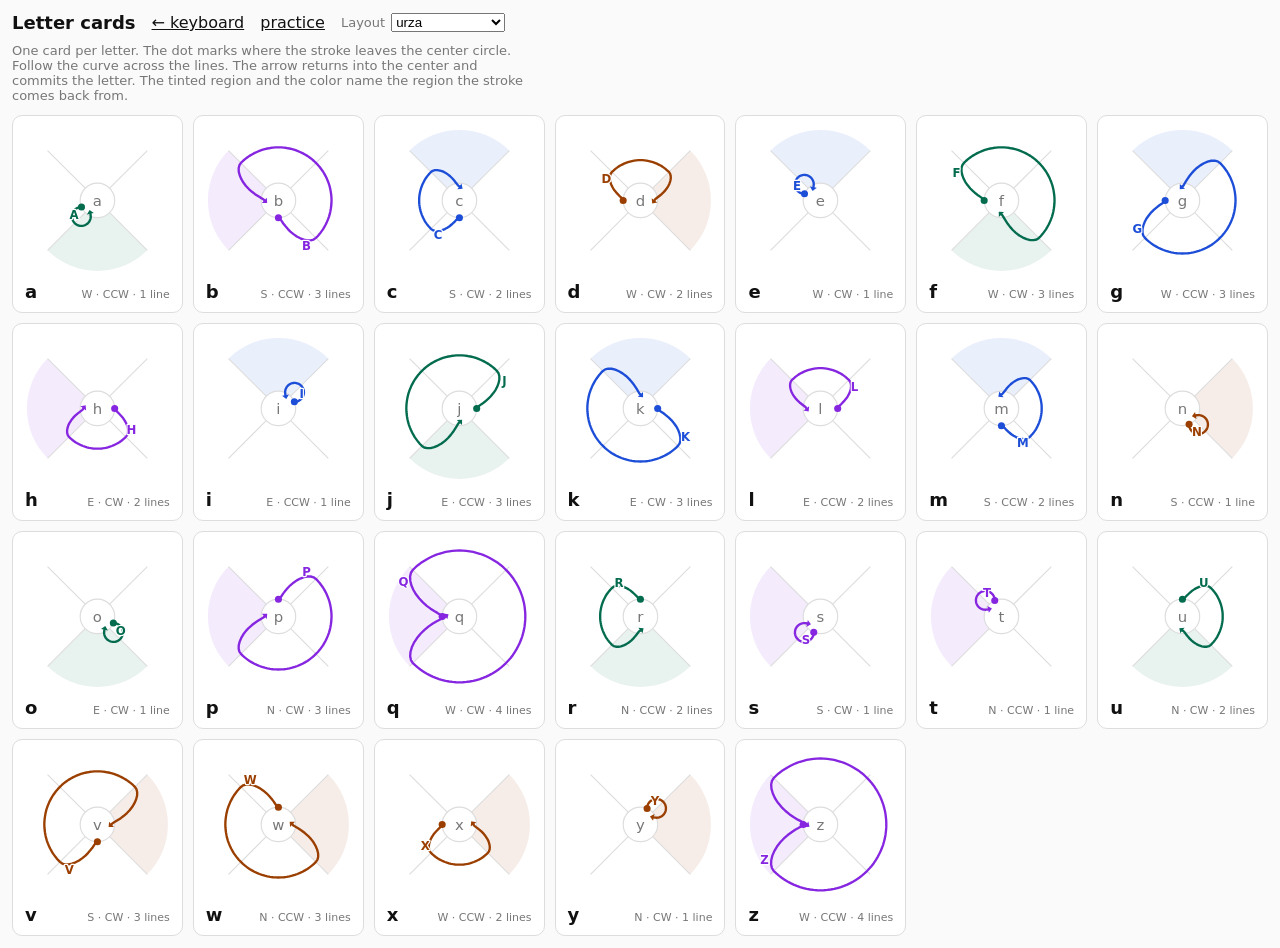
<file: cards.html>
<!doctype html>
<html lang="en">
<head>
<meta charset="utf-8" />
<meta name="viewport" content="width=device-width, initial-scale=1, viewport-fit=cover" />
<title>phonekeeb letter cards</title>
<!-- No theme dropdown here: the study page follows the device light or
     dark setting only. -->
<meta name="theme-color" content="#fafafa" media="(prefers-color-scheme: light)" />
<meta name="theme-color" content="#141414" media="(prefers-color-scheme: dark)" />
<style>
/* Palette copied from the Light and Dark themes in themes.js (keep in
   sync), the same duplication style.css uses for the auto theme. */
:root { --bg: #fafafa; --panel: #ffffff; --fg: #111111; --muted: #777777; --line: #dddddd; }
@media (prefers-color-scheme: dark) {
  :root { --bg: #141414; --panel: #1c1c1c; --fg: #eeeeee; --muted: #999999; --line: #3a3a3a; }
}
* { box-sizing: border-box; }
body {
  margin: 0; background: var(--bg); color: var(--fg);
  font-family: system-ui, sans-serif;
  padding: 12px calc(12px + env(safe-area-inset-right)) calc(12px + env(safe-area-inset-bottom)) calc(12px + env(safe-area-inset-left));
}
/* No desktop column here, unlike the keyboard, practice and dictionary
   pages (user request 2026-08-27). This page is a reference sheet, not
   a phone screen to preview: the card grid auto-fills, so a wide window
   shows nine columns instead of two and the whole alphabet at once. */
header { display: flex; flex-wrap: wrap; align-items: center; gap: 8px 16px; margin-bottom: 10px; }
h1 { font-size: 18px; margin: 0; }
a { color: var(--fg); }
label { font-size: 13px; color: var(--muted); display: inline-flex; align-items: center; gap: 6px; }
p.hint { font-size: 13px; color: var(--muted); max-width: 62ch; margin: 0 0 12px; }
#cards { display: grid; grid-template-columns: repeat(auto-fill, minmax(150px, 1fr)); gap: 10px; }
.card { margin: 0; background: var(--panel); border: 1px solid var(--line); border-radius: 10px; padding: 6px; }
.card svg { display: block; width: 100%; height: auto; }
figcaption { display: flex; justify-content: space-between; align-items: baseline; padding: 2px 6px 4px; }
figcaption b { font-size: 18px; }
figcaption span { font-size: 11px; color: var(--muted); }
/* SVG parts. The .hue-* color rules are generated by cards.js from
   themes.js; currentColor carries them into fills and strokes. */
.arm, .dead { stroke: var(--line); stroke-width: 1.5; fill: none; }
.wedge { fill: currentColor; opacity: 0.09; }
.preview { fill: var(--muted); font-size: 19px; text-anchor: middle; }
/* The halo keeps the letter readable where the stroke runs past it,
   which the one-crossing loop always does. */
.maplet { fill: currentColor; font-size: 15px; font-weight: 600; text-anchor: middle;
  stroke: var(--panel); stroke-width: 3px; stroke-linejoin: round; paint-order: stroke; }
.stroke { stroke: currentColor; stroke-width: 3; fill: none; stroke-linecap: round; stroke-linejoin: round; }
.start, .head { fill: currentColor; }
</style>
</head>
<body>
<header>
  <h1>Letter cards</h1>
  <a href="./">&larr; keyboard</a>
  <a href="game.html">practice</a>
  <label>Layout
    <!-- options are generated from the LAYOUTS registry in layouts.js -->
    <select id="layoutMode"></select>
  </label>
</header>
<p class="hint">One card per letter. The dot marks where the stroke
leaves the center circle. Follow the curve across the lines. The arrow
returns into the center and commits the letter. The tinted region and
the color name the region the stroke comes back from.</p>
<div id="cards"></div>

<!-- Same cache pinning as index.html: bump these ?v= numbers together
     with the ones there (grep "?v="). -->
<script type="importmap">
{
  "imports": {
    "./layout.js": "./layout.js?v=43",
    "./layouts.js": "./layouts.js?v=43",
    "./themes.js": "./themes.js?v=43",
    "./gesture-decoder.js": "./gesture-decoder.js?v=43",
    "./wheel-svg.js": "./wheel-svg.js?v=43"
  }
}
</script>
<script type="module" src="cards.js?v=43"></script>
</body>
</html>
</file>
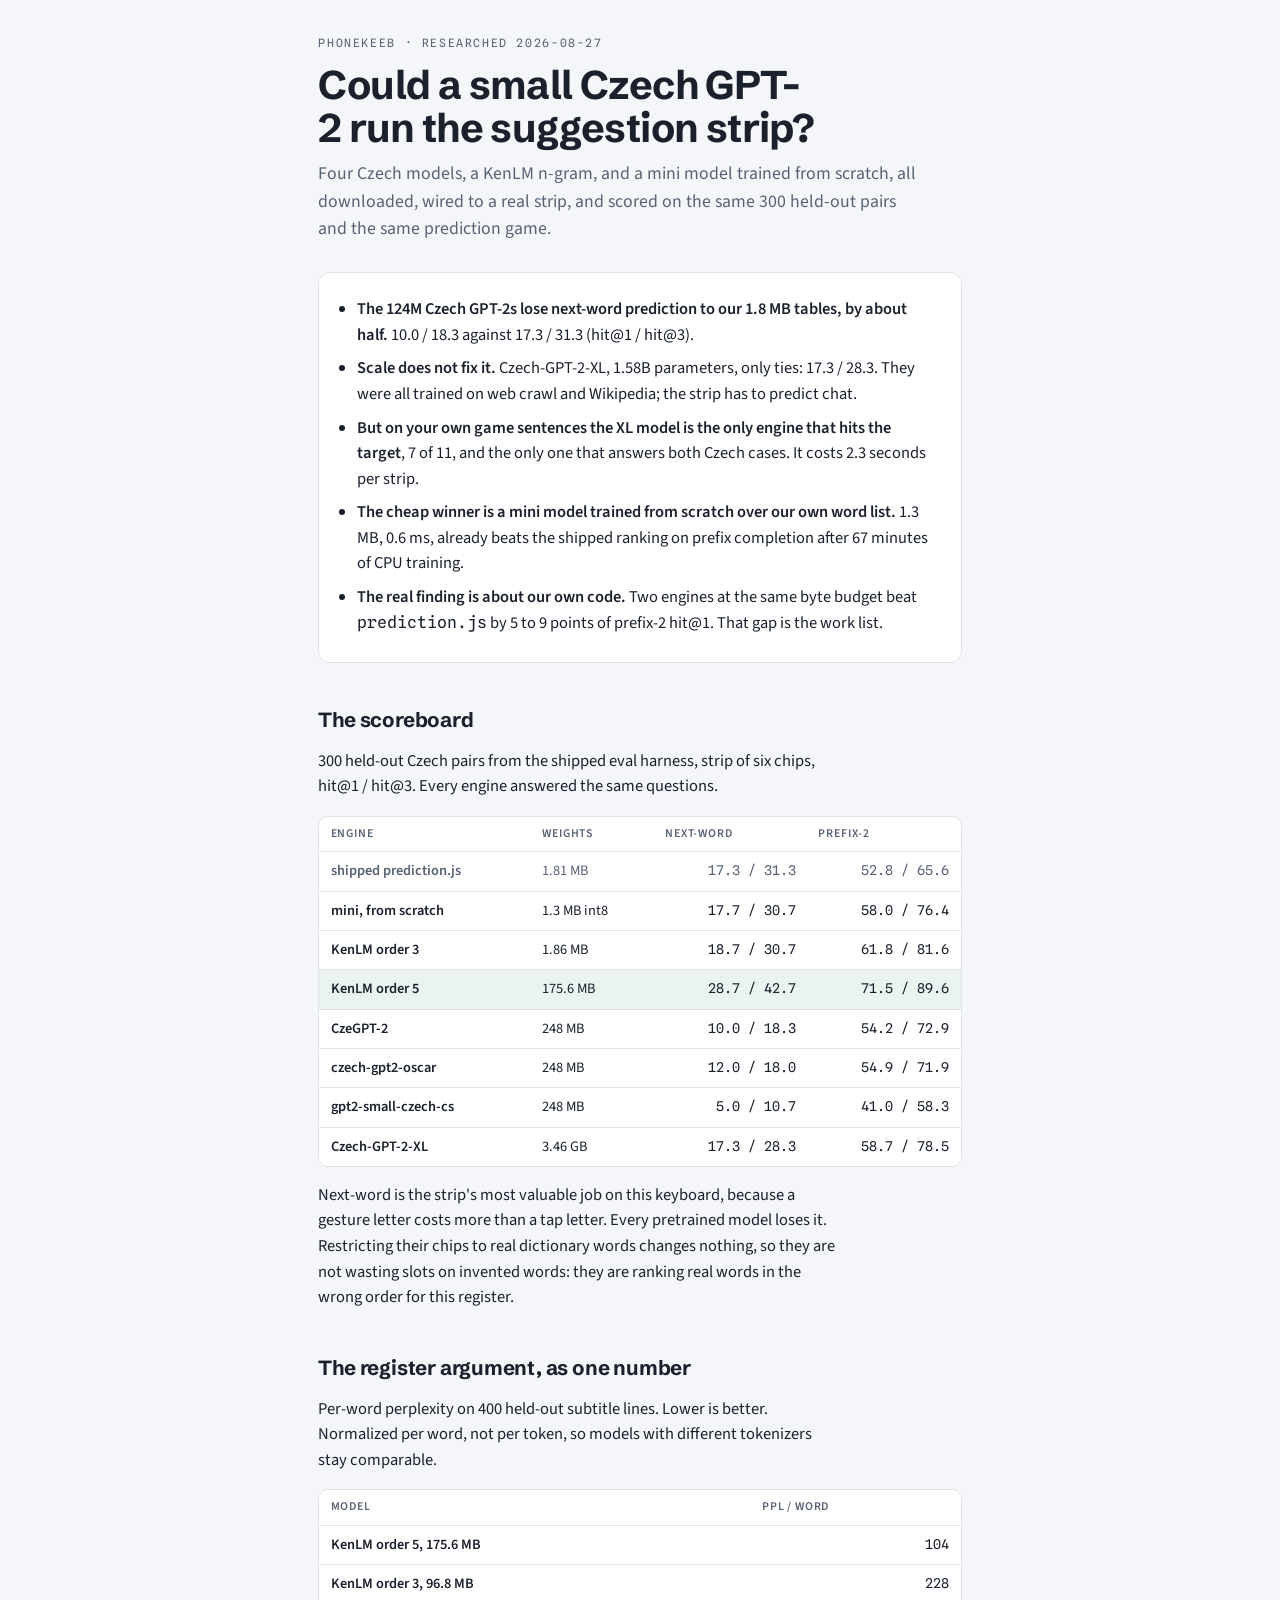
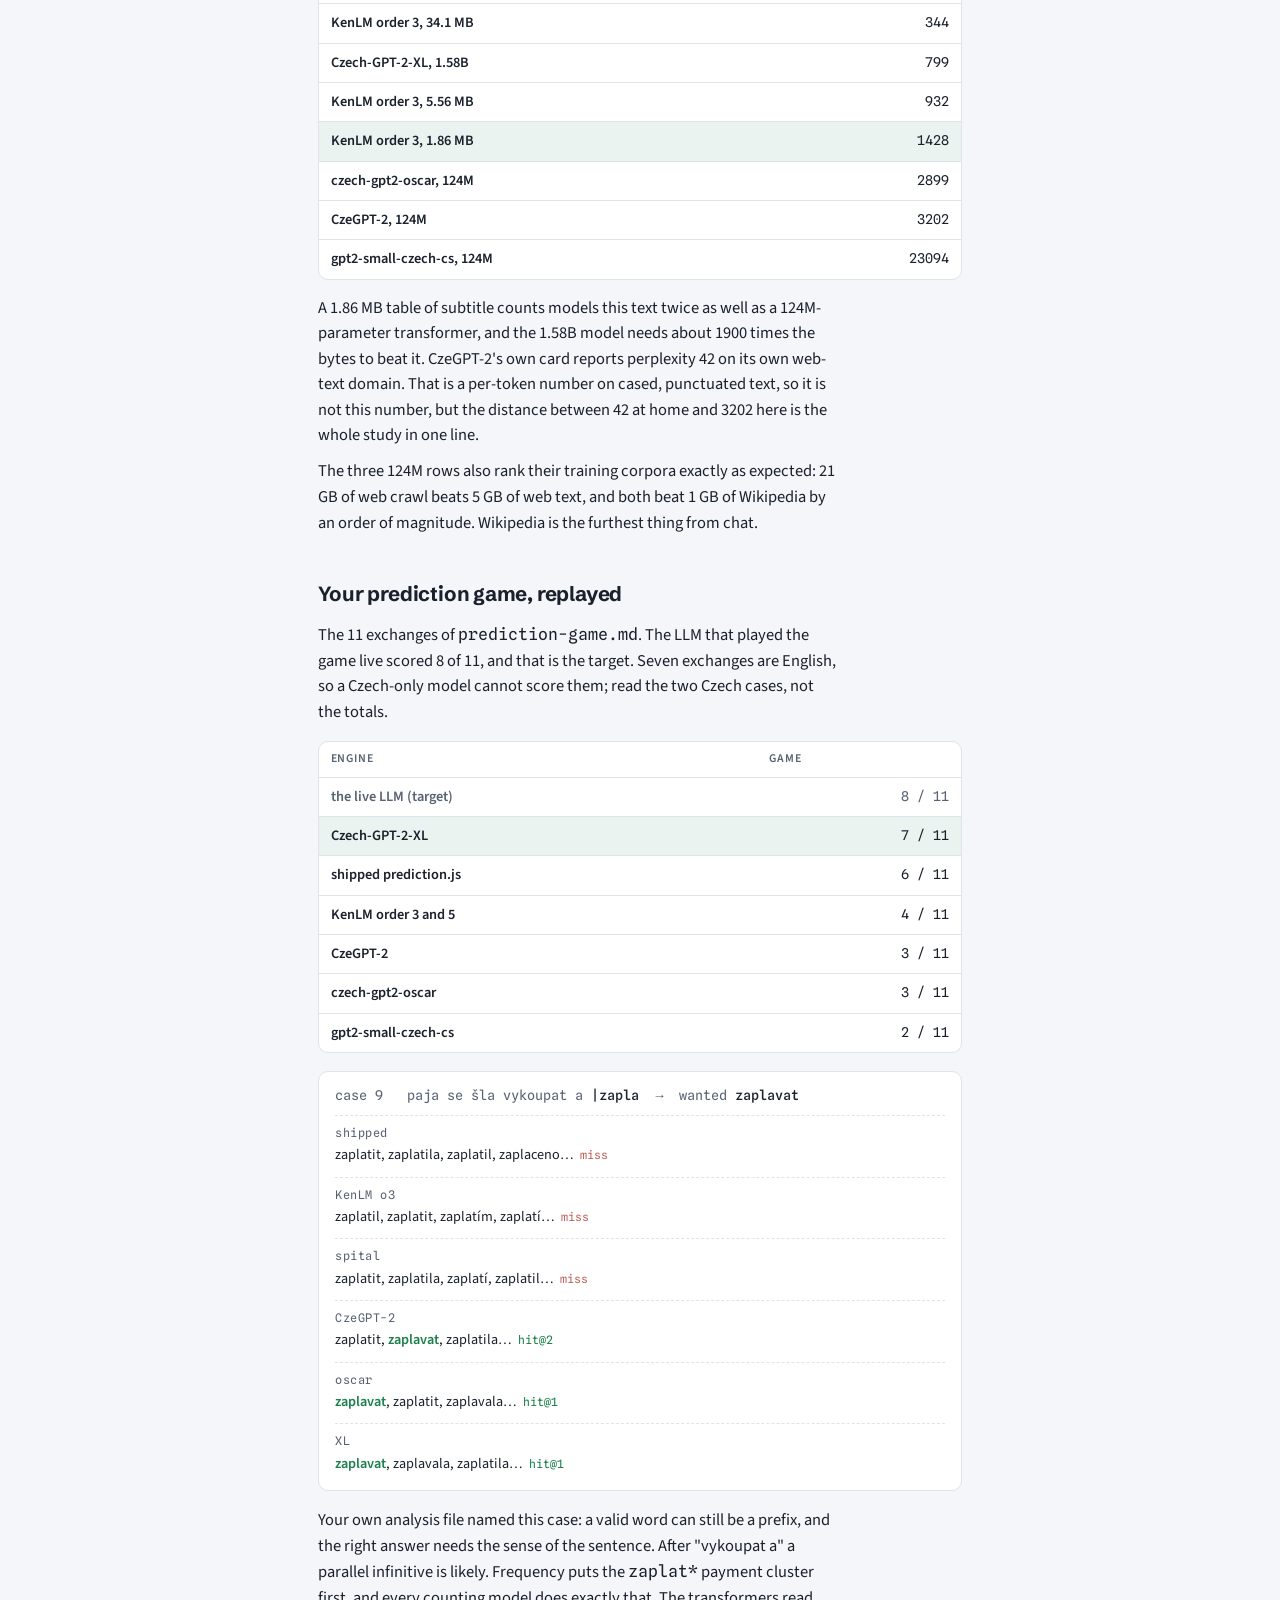
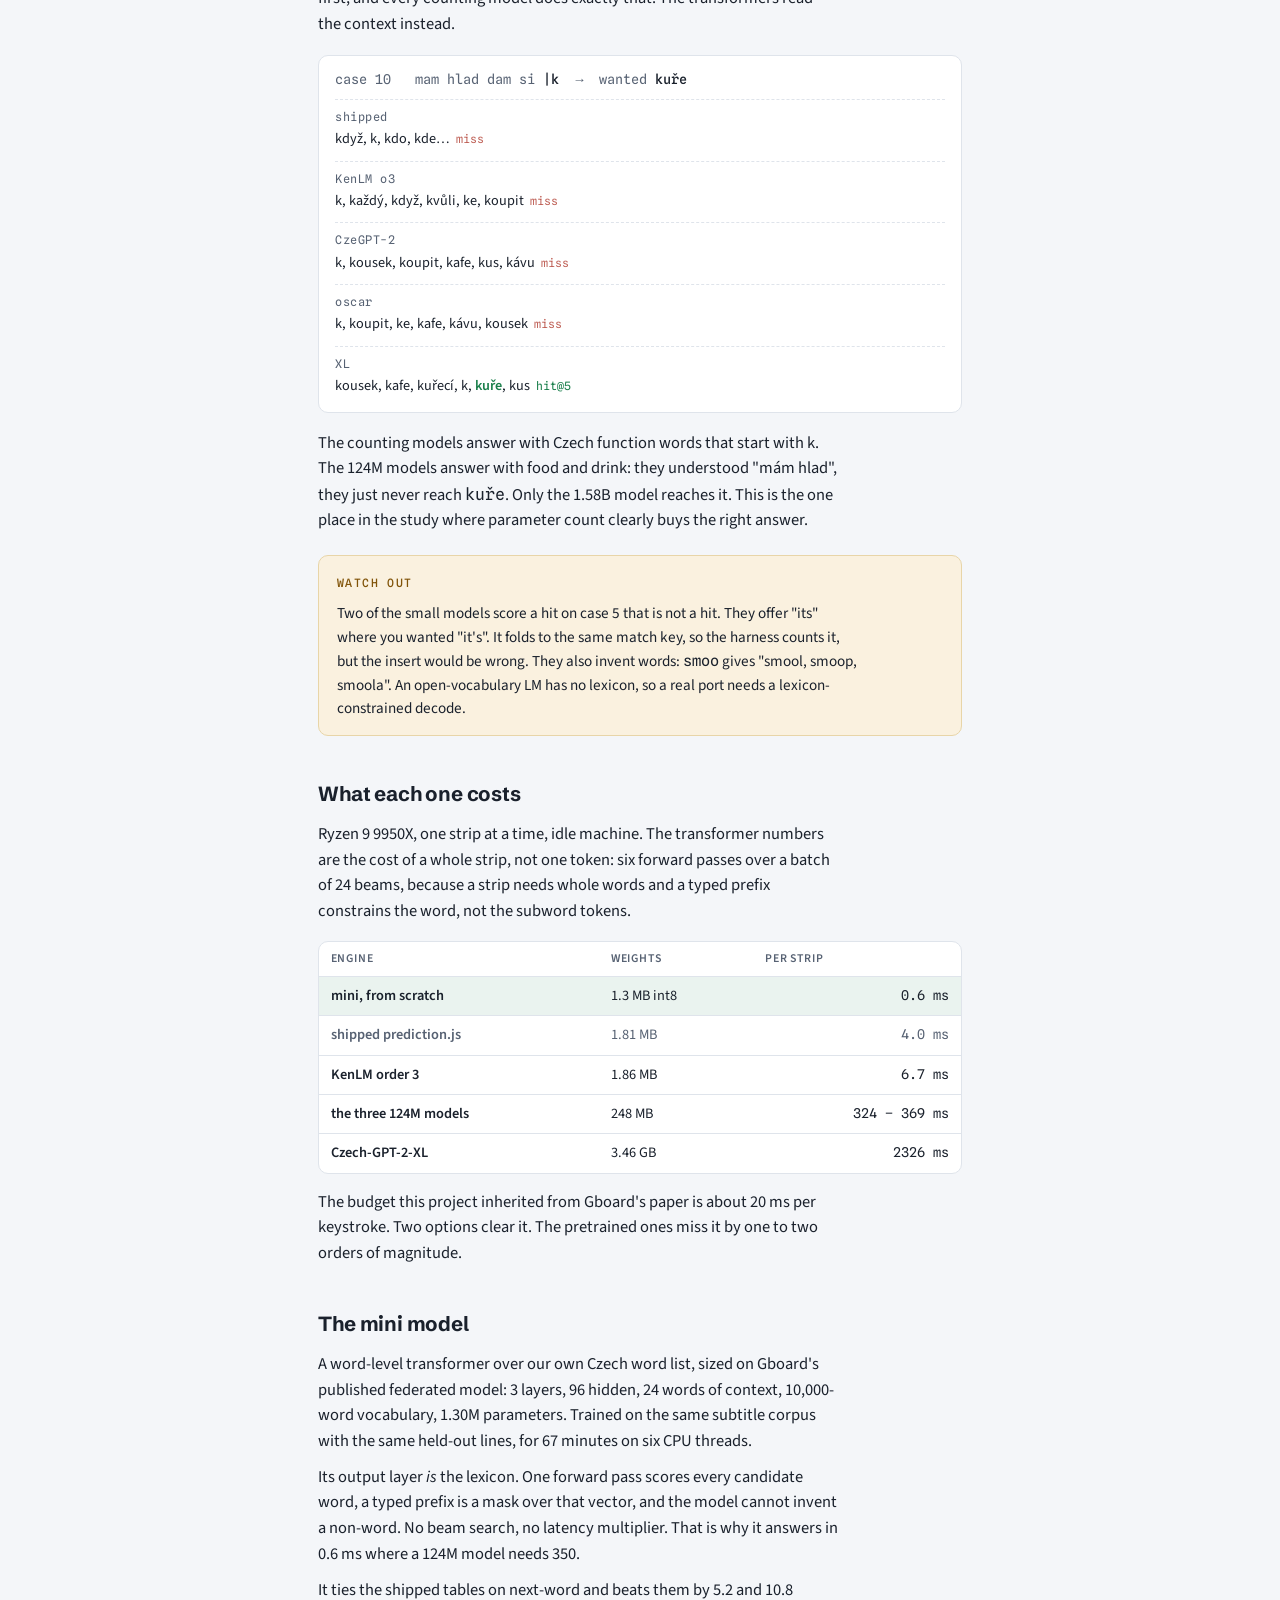
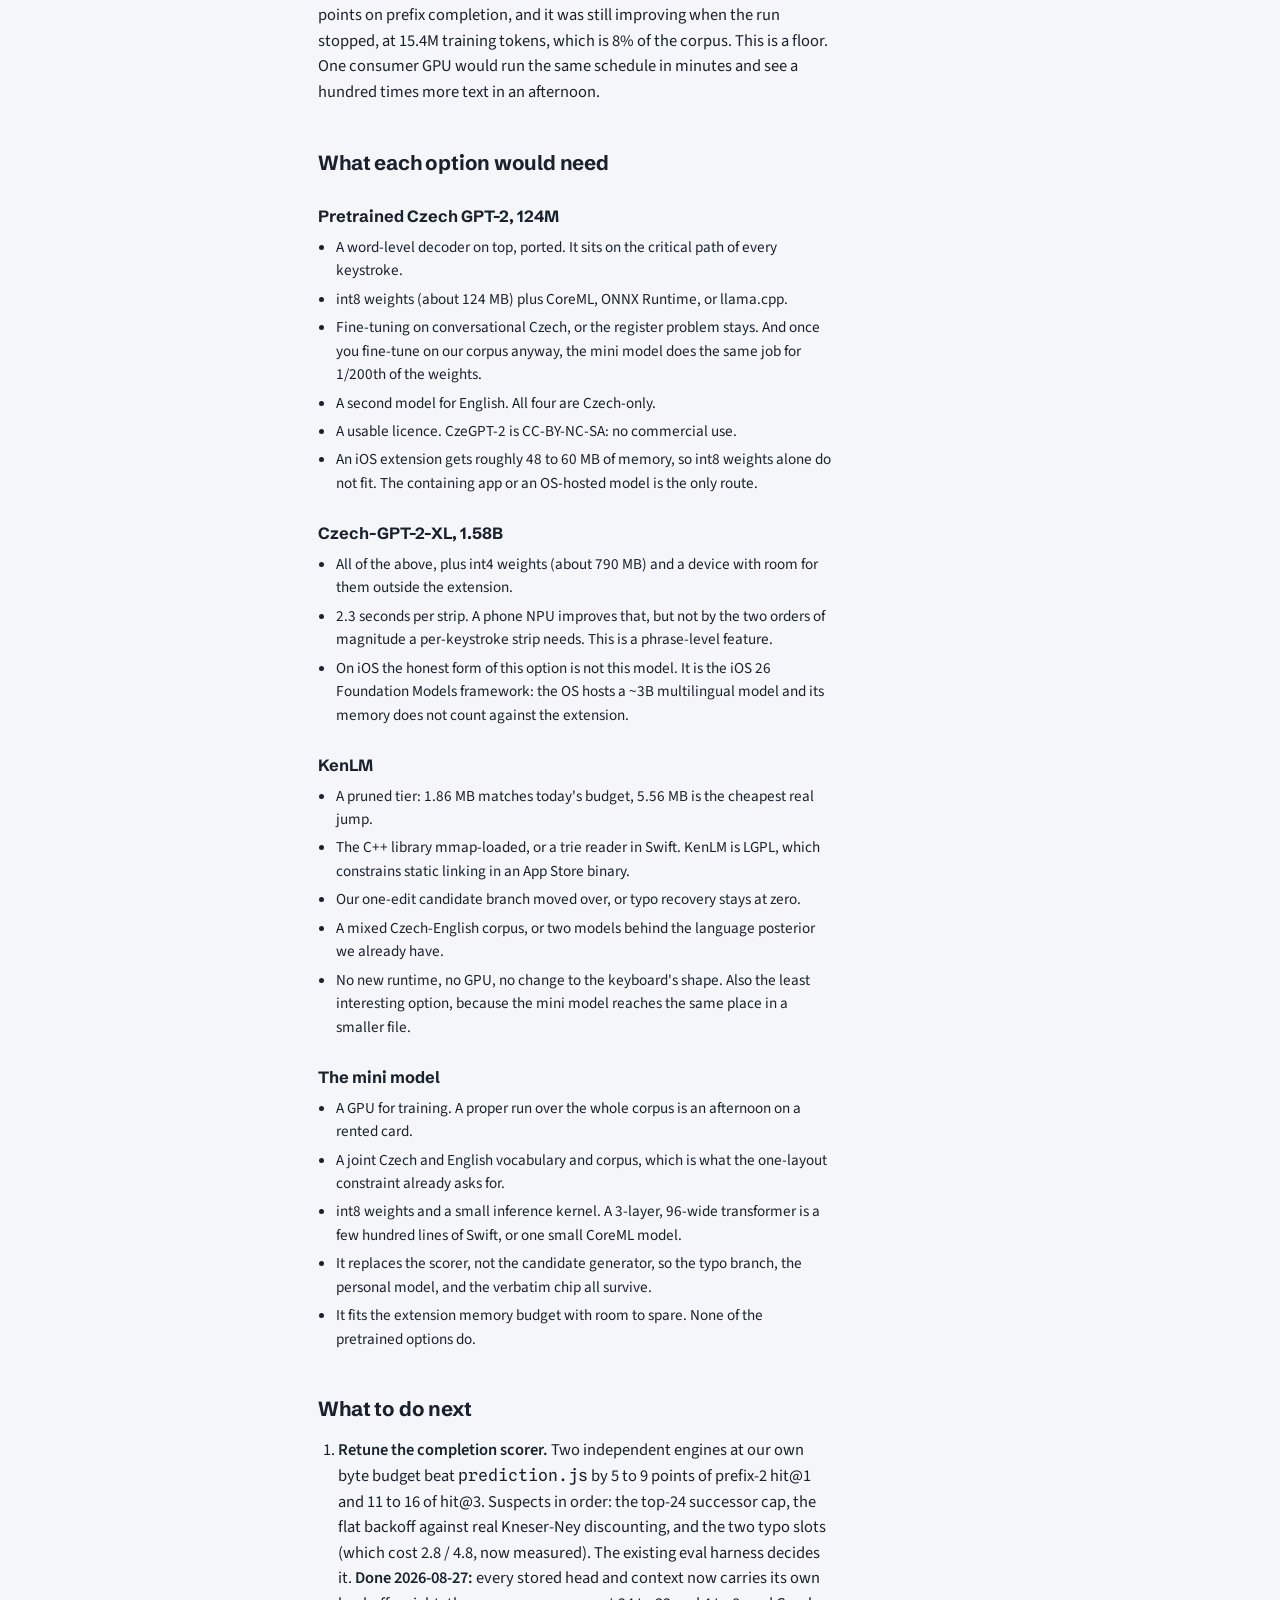
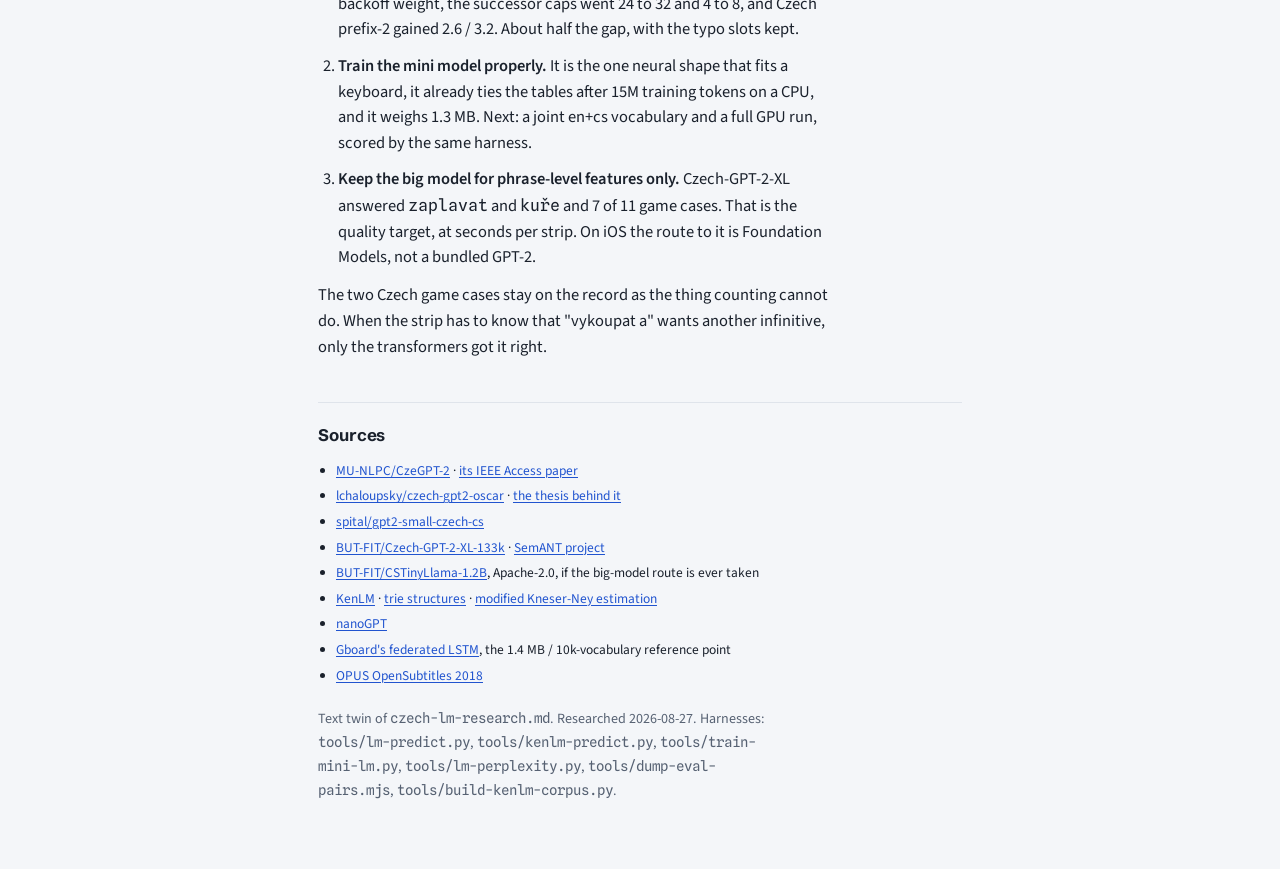
<file: czech-lm-research.html>
<!doctype html>
<html lang="en">
<head>
<meta charset="utf-8">
<meta name="viewport" content="width=device-width, initial-scale=1">
<meta name="color-scheme" content="light dark">
<title>Phonekeeb Czech LMs</title>
<link rel="stylesheet" href="https://fonts.googleapis.com/css2?family=Schibsted+Grotesk:wght@500;700&family=Source+Sans+3:wght@400;600&family=Spline+Sans+Mono:wght@400;500&display=swap">
<style>
  :root {
    --bg: #f4f6f9; --card: #ffffff; --ink: #1a212c; --muted: #576273;
    --line: #dfe4eb; --accent: #2b5fe3; --link: #2154cf; --chip-bg: #eef1f6;
    --warn-ink: #815409; --warn-bg: #faf1df; --warn-line: #e8d5a8;
    --good: #1a7f4b; --bad: #b03a2e; --quote-line: #b9c4d4;
  }
  @media (prefers-color-scheme: dark) {
    :root:not([data-theme="light"]) {
      --bg: #12151a; --card: #181d24; --ink: #e7eaf0; --muted: #98a2b1;
      --line: #2a313b; --accent: #5c86f5; --link: #93b0ff; --chip-bg: #232a33;
      --warn-ink: #e3b76c; --warn-bg: #251e0f; --warn-line: #4a3d1e;
      --good: #52c98a; --bad: #ec8377; --quote-line: #3c4756;
    }
  }
  :root[data-theme="dark"] {
    --bg: #12151a; --card: #181d24; --ink: #e7eaf0; --muted: #98a2b1;
    --line: #2a313b; --accent: #5c86f5; --link: #93b0ff; --chip-bg: #232a33;
    --warn-ink: #e3b76c; --warn-bg: #251e0f; --warn-line: #4a3d1e;
    --good: #52c98a; --bad: #ec8377; --quote-line: #3c4756;
  }
  * { box-sizing: border-box; }
  body {
    background: var(--bg); color: var(--ink);
    font-family: "Source Sans 3", "Segoe UI", system-ui, sans-serif;
    font-size: 1.03rem; line-height: 1.55; margin: 0;
  }
  .wrap { max-width: 42.5rem; margin: 0 auto; padding: 2.2rem 1.15rem 3.5rem; }
  .eyebrow {
    font-family: "Spline Sans Mono", "SFMono-Regular", Consolas, monospace;
    font-size: .72rem; letter-spacing: .14em; text-transform: uppercase;
    color: var(--muted); margin: 0 0 .6rem;
  }
  h1 {
    font-family: "Schibsted Grotesk", "Segoe UI", system-ui, sans-serif;
    font-size: clamp(1.9rem, 6vw, 2.5rem); font-weight: 700;
    letter-spacing: -.015em; line-height: 1.08; text-wrap: balance; margin: 0 0 .7rem;
  }
  .dek { font-size: 1.11rem; color: var(--muted); max-width: 34em; margin: 0 0 1.8rem; }
  h2 {
    font-family: "Schibsted Grotesk", "Segoe UI", system-ui, sans-serif;
    font-size: 1.28rem; font-weight: 700; letter-spacing: -.01em;
    text-wrap: balance; margin: 2.6rem 0 .8rem;
  }
  h3 {
    font-family: "Schibsted Grotesk", "Segoe UI", system-ui, sans-serif;
    font-size: 1.02rem; font-weight: 700; margin: 1.6rem 0 .4rem;
  }
  p { margin: .65rem 0; max-width: 65ch; }
  a { color: var(--link); text-decoration-thickness: 1px; text-underline-offset: 2px; }
  .mono { font-family: "Spline Sans Mono", "SFMono-Regular", Consolas, monospace; }

  .tldr { background: var(--card); border: 1px solid var(--line); border-radius: 12px; padding: 1.05rem 1.25rem; margin: 1.6rem 0 0; }
  .tldr ul { margin: 0; padding-left: 1.1rem; }
  .tldr li { margin: .5rem 0; }
  .tldr b { font-weight: 600; }

  .tablewrap { overflow-x: auto; border: 1px solid var(--line); border-radius: 10px; background: var(--card); margin: 1rem 0; }
  table { border-collapse: collapse; width: 100%; font-size: .9rem; }
  th, td { text-align: left; padding: .5rem .7rem; border-top: 1px solid var(--line); vertical-align: top; }
  thead th { border-top: 0; font-size: .74rem; text-transform: uppercase; letter-spacing: .07em; color: var(--muted); font-weight: 600; }
  td.num { text-align: right; font-family: "Spline Sans Mono", monospace; font-size: .84rem; white-space: nowrap; }
  td:first-child { font-weight: 600; }
  tr.base td { color: var(--muted); }
  tr.best td { background: color-mix(in srgb, var(--good) 9%, transparent); }

  /* one replayed prediction-game case: the strip each engine produced */
  .case { background: var(--card); border: 1px solid var(--line); border-radius: 10px; padding: .85rem 1rem; margin: 1.1rem 0; }
  .case .in { font-family: "Spline Sans Mono", monospace; font-size: .84rem; color: var(--muted); margin: 0 0 .55rem; }
  .case .in b { color: var(--ink); font-weight: 500; }
  /* Label above chips, always. A flex row that only sometimes wraps put the
     engine name beside short strips and above long ones, which read as two
     different layouts inside one card. */
  .row { margin: .55rem 0 0; padding-top: .5rem; border-top: 1px dashed var(--line); }
  .row .eng { display: block; font-family: "Spline Sans Mono", monospace; font-size: .74rem; letter-spacing: .04em; color: var(--muted); }
  .row .chips { font-size: .89rem; }
  .row .chips .hit { color: var(--good); font-weight: 600; }
  .verdict { font-family: "Spline Sans Mono", monospace; font-size: .72rem; margin-left: .35rem; white-space: nowrap; }
  .verdict.y { color: var(--good); }
  .verdict.n { color: var(--bad); opacity: .8; }

  .warncard { background: var(--warn-bg); border: 1px solid var(--warn-line); border-radius: 10px; padding: .9rem 1.1rem; margin: 1.3rem 0; }
  .warncard .tag { font-family: "Spline Sans Mono", monospace; font-size: .72rem; letter-spacing: .12em; color: var(--warn-ink); font-weight: 500; }
  .warncard p { font-size: .95rem; margin: .4rem 0 0; }

  ol.plan { padding-left: 1.25rem; margin: .8rem 0; }
  ol.plan li { margin: .7rem 0; max-width: 62ch; }
  ol.plan b { font-weight: 600; }
  ul.need { padding-left: 1.1rem; margin: .4rem 0 0; font-size: .95rem; }
  ul.need li { margin: .3rem 0; max-width: 62ch; }

  .sources { border-top: 1px solid var(--line); margin-top: 2.6rem; padding-top: 1.2rem; }
  .sources h2 { margin-top: 0; font-size: 1.05rem; }
  .sources ul { padding-left: 1.1rem; margin: .5rem 0 0; font-size: .84rem; }
  .sources li { margin: .3rem 0; }
  .repo-note { font-size: .88rem; color: var(--muted); margin-top: 1.3rem; }
</style>
</head>
<body>
<div class="wrap">

<p class="eyebrow">Phonekeeb · researched 2026-08-27</p>
<h1>Could a small Czech GPT-2 run the suggestion strip?</h1>
<p class="dek">Four Czech models, a KenLM n-gram, and a mini model trained from scratch, all downloaded, wired to a real strip, and scored on the same 300 held-out pairs and the same prediction game.</p>

<div class="tldr">
  <ul>
    <li><b>The 124M Czech GPT-2s lose next-word prediction to our 1.8 MB tables, by about half.</b> 10.0 / 18.3 against 17.3 / 31.3 (hit@1 / hit@3).</li>
    <li><b>Scale does not fix it.</b> Czech-GPT-2-XL, 1.58B parameters, only ties: 17.3 / 28.3. They were all trained on web crawl and Wikipedia; the strip has to predict chat.</li>
    <li><b>But on your own game sentences the XL model is the only engine that hits the target</b>, 7 of 11, and the only one that answers both Czech cases. It costs 2.3 seconds per strip.</li>
    <li><b>The cheap winner is a mini model trained from scratch over our own word list.</b> 1.3 MB, 0.6 ms, already beats the shipped ranking on prefix completion after 67 minutes of CPU training.</li>
    <li><b>The real finding is about our own code.</b> Two engines at the same byte budget beat <span class="mono">prediction.js</span> by 5 to 9 points of prefix-2 hit@1. That gap is the work list.</li>
  </ul>
</div>

<h2>The scoreboard</h2>

<p>300 held-out Czech pairs from the shipped eval harness, strip of six chips, hit@1 / hit@3. Every engine answered the same questions.</p>

<div class="tablewrap">
<table>
<thead><tr><th>Engine</th><th>Weights</th><th class="num">next-word</th><th class="num">prefix-2</th></tr></thead>
<tbody>
<tr class="base"><td>shipped prediction.js</td><td>1.81 MB</td><td class="num">17.3 / 31.3</td><td class="num">52.8 / 65.6</td></tr>
<tr><td>mini, from scratch</td><td>1.3 MB int8</td><td class="num">17.7 / 30.7</td><td class="num">58.0 / 76.4</td></tr>
<tr><td>KenLM order 3</td><td>1.86 MB</td><td class="num">18.7 / 30.7</td><td class="num">61.8 / 81.6</td></tr>
<tr class="best"><td>KenLM order 5</td><td>175.6 MB</td><td class="num">28.7 / 42.7</td><td class="num">71.5 / 89.6</td></tr>
<tr><td>CzeGPT-2</td><td>248 MB</td><td class="num">10.0 / 18.3</td><td class="num">54.2 / 72.9</td></tr>
<tr><td>czech-gpt2-oscar</td><td>248 MB</td><td class="num">12.0 / 18.0</td><td class="num">54.9 / 71.9</td></tr>
<tr><td>gpt2-small-czech-cs</td><td>248 MB</td><td class="num">5.0 / 10.7</td><td class="num">41.0 / 58.3</td></tr>
<tr><td>Czech-GPT-2-XL</td><td>3.46 GB</td><td class="num">17.3 / 28.3</td><td class="num">58.7 / 78.5</td></tr>
</tbody>
</table>
</div>

<p>Next-word is the strip's most valuable job on this keyboard, because a gesture letter costs more than a tap letter. Every pretrained model loses it. Restricting their chips to real dictionary words changes nothing, so they are not wasting slots on invented words: they are ranking real words in the wrong order for this register.</p>

<h2>The register argument, as one number</h2>

<p>Per-word perplexity on 400 held-out subtitle lines. Lower is better. Normalized per word, not per token, so models with different tokenizers stay comparable.</p>

<div class="tablewrap">
<table>
<thead><tr><th>Model</th><th class="num">ppl / word</th></tr></thead>
<tbody>
<tr><td>KenLM order 5, 175.6 MB</td><td class="num">104</td></tr>
<tr><td>KenLM order 3, 96.8 MB</td><td class="num">228</td></tr>
<tr><td>KenLM order 3, 34.1 MB</td><td class="num">344</td></tr>
<tr><td>Czech-GPT-2-XL, 1.58B</td><td class="num">799</td></tr>
<tr><td>KenLM order 3, 5.56 MB</td><td class="num">932</td></tr>
<tr class="best"><td>KenLM order 3, 1.86 MB</td><td class="num">1428</td></tr>
<tr><td>czech-gpt2-oscar, 124M</td><td class="num">2899</td></tr>
<tr><td>CzeGPT-2, 124M</td><td class="num">3202</td></tr>
<tr><td>gpt2-small-czech-cs, 124M</td><td class="num">23094</td></tr>
</tbody>
</table>
</div>

<p>A 1.86 MB table of subtitle counts models this text twice as well as a 124M-parameter transformer, and the 1.58B model needs about 1900 times the bytes to beat it. CzeGPT-2's own card reports perplexity 42 on its own web-text domain. That is a per-token number on cased, punctuated text, so it is not this number, but the distance between 42 at home and 3202 here is the whole study in one line.</p>

<p>The three 124M rows also rank their training corpora exactly as expected: 21 GB of web crawl beats 5 GB of web text, and both beat 1 GB of Wikipedia by an order of magnitude. Wikipedia is the furthest thing from chat.</p>

<h2>Your prediction game, replayed</h2>

<p>The 11 exchanges of <span class="mono">prediction-game.md</span>. The LLM that played the game live scored 8 of 11, and that is the target. Seven exchanges are English, so a Czech-only model cannot score them; read the two Czech cases, not the totals.</p>

<div class="tablewrap">
<table>
<thead><tr><th>Engine</th><th class="num">game</th></tr></thead>
<tbody>
<tr class="base"><td>the live LLM (target)</td><td class="num">8 / 11</td></tr>
<tr class="best"><td>Czech-GPT-2-XL</td><td class="num">7 / 11</td></tr>
<tr><td>shipped prediction.js</td><td class="num">6 / 11</td></tr>
<tr><td>KenLM order 3 and 5</td><td class="num">4 / 11</td></tr>
<tr><td>CzeGPT-2</td><td class="num">3 / 11</td></tr>
<tr><td>czech-gpt2-oscar</td><td class="num">3 / 11</td></tr>
<tr><td>gpt2-small-czech-cs</td><td class="num">2 / 11</td></tr>
</tbody>
</table>
</div>

<div class="case">
  <p class="in">case 9 &nbsp; paja se šla vykoupat a <b>|zapla</b> &nbsp;→&nbsp; wanted <b>zaplavat</b></p>
  <div class="row"><span class="eng">shipped</span><span class="chips">zaplatit, zaplatila, zaplatil, zaplaceno…</span><span class="verdict n">miss</span></div>
  <div class="row"><span class="eng">KenLM o3</span><span class="chips">zaplatil, zaplatit, zaplatím, zaplatí…</span><span class="verdict n">miss</span></div>
  <div class="row"><span class="eng">spital</span><span class="chips">zaplatit, zaplatila, zaplatí, zaplatil…</span><span class="verdict n">miss</span></div>
  <div class="row"><span class="eng">CzeGPT-2</span><span class="chips">zaplatit, <span class="hit">zaplavat</span>, zaplatila…</span><span class="verdict y">hit@2</span></div>
  <div class="row"><span class="eng">oscar</span><span class="chips"><span class="hit">zaplavat</span>, zaplatit, zaplavala…</span><span class="verdict y">hit@1</span></div>
  <div class="row"><span class="eng">XL</span><span class="chips"><span class="hit">zaplavat</span>, zaplavala, zaplatila…</span><span class="verdict y">hit@1</span></div>
</div>

<p>Your own analysis file named this case: a valid word can still be a prefix, and the right answer needs the sense of the sentence. After "vykoupat a" a parallel infinitive is likely. Frequency puts the <span class="mono">zaplat*</span> payment cluster first, and every counting model does exactly that. The transformers read the context instead.</p>

<div class="case">
  <p class="in">case 10 &nbsp; mam hlad dam si <b>|k</b> &nbsp;→&nbsp; wanted <b>kuře</b></p>
  <div class="row"><span class="eng">shipped</span><span class="chips">když, k, kdo, kde…</span><span class="verdict n">miss</span></div>
  <div class="row"><span class="eng">KenLM o3</span><span class="chips">k, každý, když, kvůli, ke, koupit</span><span class="verdict n">miss</span></div>
  <div class="row"><span class="eng">CzeGPT-2</span><span class="chips">k, kousek, koupit, kafe, kus, kávu</span><span class="verdict n">miss</span></div>
  <div class="row"><span class="eng">oscar</span><span class="chips">k, koupit, ke, kafe, kávu, kousek</span><span class="verdict n">miss</span></div>
  <div class="row"><span class="eng">XL</span><span class="chips">kousek, kafe, kuřecí, k, <span class="hit">kuře</span>, kus</span><span class="verdict y">hit@5</span></div>
</div>

<p>The counting models answer with Czech function words that start with k. The 124M models answer with food and drink: they understood "mám hlad", they just never reach <span class="mono">kuře</span>. Only the 1.58B model reaches it. This is the one place in the study where parameter count clearly buys the right answer.</p>

<div class="warncard">
  <span class="tag">WATCH OUT</span>
  <p>Two of the small models score a hit on case 5 that is not a hit. They offer "its" where you wanted "it's". It folds to the same match key, so the harness counts it, but the insert would be wrong. They also invent words: <span class="mono">smoo</span> gives "smool, smoop, smoola". An open-vocabulary LM has no lexicon, so a real port needs a lexicon-constrained decode.</p>
</div>

<h2>What each one costs</h2>

<p>Ryzen 9 9950X, one strip at a time, idle machine. The transformer numbers are the cost of a whole strip, not one token: six forward passes over a batch of 24 beams, because a strip needs whole words and a typed prefix constrains the word, not the subword tokens.</p>

<div class="tablewrap">
<table>
<thead><tr><th>Engine</th><th>Weights</th><th class="num">per strip</th></tr></thead>
<tbody>
<tr class="best"><td>mini, from scratch</td><td>1.3 MB int8</td><td class="num">0.6 ms</td></tr>
<tr class="base"><td>shipped prediction.js</td><td>1.81 MB</td><td class="num">4.0 ms</td></tr>
<tr><td>KenLM order 3</td><td>1.86 MB</td><td class="num">6.7 ms</td></tr>
<tr><td>the three 124M models</td><td>248 MB</td><td class="num">324 – 369 ms</td></tr>
<tr><td>Czech-GPT-2-XL</td><td>3.46 GB</td><td class="num">2326 ms</td></tr>
</tbody>
</table>
</div>

<p>The budget this project inherited from Gboard's paper is about 20 ms per keystroke. Two options clear it. The pretrained ones miss it by one to two orders of magnitude.</p>

<h2>The mini model</h2>

<p>A word-level transformer over our own Czech word list, sized on Gboard's published federated model: 3 layers, 96 hidden, 24 words of context, 10,000-word vocabulary, 1.30M parameters. Trained on the same subtitle corpus with the same held-out lines, for 67 minutes on six CPU threads.</p>

<p>Its output layer <i>is</i> the lexicon. One forward pass scores every candidate word, a typed prefix is a mask over that vector, and the model cannot invent a non-word. No beam search, no latency multiplier. That is why it answers in 0.6 ms where a 124M model needs 350.</p>

<p>It ties the shipped tables on next-word and beats them by 5.2 and 10.8 points on prefix completion, and it was still improving when the run stopped, at 15.4M training tokens, which is 8% of the corpus. This is a floor. One consumer GPU would run the same schedule in minutes and see a hundred times more text in an afternoon.</p>

<h2>What each option would need</h2>

<h3>Pretrained Czech GPT-2, 124M</h3>
<ul class="need">
  <li>A word-level decoder on top, ported. It sits on the critical path of every keystroke.</li>
  <li>int8 weights (about 124 MB) plus CoreML, ONNX Runtime, or llama.cpp.</li>
  <li>Fine-tuning on conversational Czech, or the register problem stays. And once you fine-tune on our corpus anyway, the mini model does the same job for 1/200th of the weights.</li>
  <li>A second model for English. All four are Czech-only.</li>
  <li>A usable licence. CzeGPT-2 is CC-BY-NC-SA: no commercial use.</li>
  <li>An iOS extension gets roughly 48 to 60 MB of memory, so int8 weights alone do not fit. The containing app or an OS-hosted model is the only route.</li>
</ul>

<h3>Czech-GPT-2-XL, 1.58B</h3>
<ul class="need">
  <li>All of the above, plus int4 weights (about 790 MB) and a device with room for them outside the extension.</li>
  <li>2.3 seconds per strip. A phone NPU improves that, but not by the two orders of magnitude a per-keystroke strip needs. This is a phrase-level feature.</li>
  <li>On iOS the honest form of this option is not this model. It is the iOS 26 Foundation Models framework: the OS hosts a ~3B multilingual model and its memory does not count against the extension.</li>
</ul>

<h3>KenLM</h3>
<ul class="need">
  <li>A pruned tier: 1.86 MB matches today's budget, 5.56 MB is the cheapest real jump.</li>
  <li>The C++ library mmap-loaded, or a trie reader in Swift. KenLM is LGPL, which constrains static linking in an App Store binary.</li>
  <li>Our one-edit candidate branch moved over, or typo recovery stays at zero.</li>
  <li>A mixed Czech-English corpus, or two models behind the language posterior we already have.</li>
  <li>No new runtime, no GPU, no change to the keyboard's shape. Also the least interesting option, because the mini model reaches the same place in a smaller file.</li>
</ul>

<h3>The mini model</h3>
<ul class="need">
  <li>A GPU for training. A proper run over the whole corpus is an afternoon on a rented card.</li>
  <li>A joint Czech and English vocabulary and corpus, which is what the one-layout constraint already asks for.</li>
  <li>int8 weights and a small inference kernel. A 3-layer, 96-wide transformer is a few hundred lines of Swift, or one small CoreML model.</li>
  <li>It replaces the scorer, not the candidate generator, so the typo branch, the personal model, and the verbatim chip all survive.</li>
  <li>It fits the extension memory budget with room to spare. None of the pretrained options do.</li>
</ul>

<h2>What to do next</h2>

<ol class="plan">
  <li><b>Retune the completion scorer.</b> Two independent engines at our own byte budget beat <span class="mono">prediction.js</span> by 5 to 9 points of prefix-2 hit@1 and 11 to 16 of hit@3. Suspects in order: the top-24 successor cap, the flat backoff against real Kneser-Ney discounting, and the two typo slots (which cost 2.8 / 4.8, now measured). The existing eval harness decides it. <b>Done 2026-08-27:</b> every stored head and context now carries its own backoff weight, the successor caps went 24 to 32 and 4 to 8, and Czech prefix-2 gained 2.6 / 3.2. About half the gap, with the typo slots kept.</li>
  <li><b>Train the mini model properly.</b> It is the one neural shape that fits a keyboard, it already ties the tables after 15M training tokens on a CPU, and it weighs 1.3 MB. Next: a joint en+cs vocabulary and a full GPU run, scored by the same harness.</li>
  <li><b>Keep the big model for phrase-level features only.</b> Czech-GPT-2-XL answered <span class="mono">zaplavat</span> and <span class="mono">kuře</span> and 7 of 11 game cases. That is the quality target, at seconds per strip. On iOS the route to it is Foundation Models, not a bundled GPT-2.</li>
</ol>

<p>The two Czech game cases stay on the record as the thing counting cannot do. When the strip has to know that "vykoupat a" wants another infinitive, only the transformers got it right.</p>

<div class="sources">
<h2>Sources</h2>
<ul>
  <li><a href="https://huggingface.co/MU-NLPC/CzeGPT-2">MU-NLPC/CzeGPT-2</a> · <a href="https://doi.org/10.1109/ACCESS.2024.3371689">its IEEE Access paper</a></li>
  <li><a href="https://huggingface.co/lchaloupsky/czech-gpt2-oscar">lchaloupsky/czech-gpt2-oscar</a> · <a href="https://dspace.cuni.cz/handle/20.500.11956/176356">the thesis behind it</a></li>
  <li><a href="https://huggingface.co/spital/gpt2-small-czech-cs">spital/gpt2-small-czech-cs</a></li>
  <li><a href="https://huggingface.co/BUT-FIT/Czech-GPT-2-XL-133k">BUT-FIT/Czech-GPT-2-XL-133k</a> · <a href="https://www.fit.vut.cz/research/project/1629/.en">SemANT project</a></li>
  <li><a href="https://huggingface.co/BUT-FIT/CSTinyLlama-1.2B">BUT-FIT/CSTinyLlama-1.2B</a>, Apache-2.0, if the big-model route is ever taken</li>
  <li><a href="https://kheafield.com/code/kenlm/">KenLM</a> · <a href="https://kheafield.com/code/kenlm/structures/">trie structures</a> · <a href="https://aclanthology.org/W13-2201/">modified Kneser-Ney estimation</a></li>
  <li><a href="https://github.com/karpathy/nanoGPT">nanoGPT</a></li>
  <li><a href="https://arxiv.org/abs/1811.03604">Gboard's federated LSTM</a>, the 1.4 MB / 10k-vocabulary reference point</li>
  <li><a href="https://opus.nlpl.eu/legacy/OpenSubtitles-v2018.php">OPUS OpenSubtitles 2018</a></li>
</ul>
<p class="repo-note">Text twin of <span class="mono">czech-lm-research.md</span>. Researched 2026-08-27. Harnesses: <span class="mono">tools/lm-predict.py</span>, <span class="mono">tools/kenlm-predict.py</span>, <span class="mono">tools/train-mini-lm.py</span>, <span class="mono">tools/lm-perplexity.py</span>, <span class="mono">tools/dump-eval-pairs.mjs</span>, <span class="mono">tools/build-kenlm-corpus.py</span>.</p>
</div>

</div>
</body>
</html>
</file>
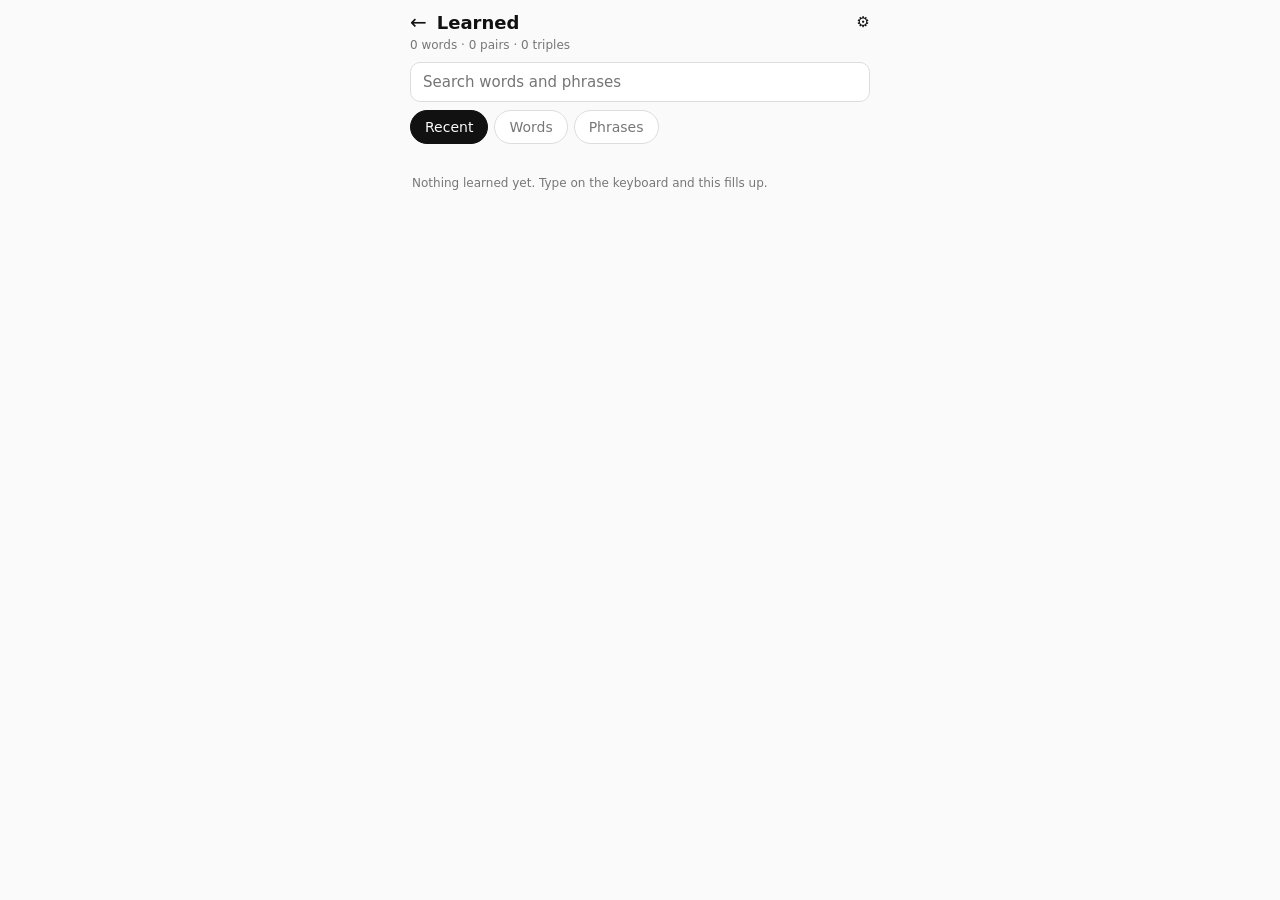
<file: dictionary.html>
<!doctype html>
<html lang="en">
<head>
<meta charset="utf-8" />
<meta name="viewport" content="width=device-width, initial-scale=1, viewport-fit=cover" />
<title>phonekeeb learned words</title>
<!-- No theme dropdown here: like the cards and practice pages, this one
     follows the device light or dark setting only. -->
<meta name="theme-color" content="#fafafa" media="(prefers-color-scheme: light)" />
<meta name="theme-color" content="#141414" media="(prefers-color-scheme: dark)" />
<style>
/* Palette copied from the Light and Dark themes in themes.js (keep in
   sync), the same duplication style.css, cards.html and game.html use. */
:root {
  --bg: #fafafa; --panel: #ffffff; --fg: #111111; --muted: #777777; --line: #dddddd;
  --accent: #2b5fe3; --bad: #b3261e; --badbg: #fdecea; --ok: #1a7f4b;
}
@media (prefers-color-scheme: dark) {
  :root {
    --bg: #141414; --panel: #1c1c1c; --fg: #eeeeee; --muted: #999999; --line: #3a3a3a;
    --accent: #5c86f5; --bad: #f2857c; --badbg: #2a1917; --ok: #52c98a;
  }
}
* { box-sizing: border-box; }
body {
  margin: 0; background: var(--bg); color: var(--fg);
  font-family: system-ui, sans-serif; font-size: 15px;
  padding: 10px calc(10px + env(safe-area-inset-right)) calc(80px + env(safe-area-inset-bottom)) calc(10px + env(safe-area-inset-left));
}
/* Phone-width column on a desktop window, the same rule style.css uses
   for the keyboard page (keep the 480 in sync). These pages are drawn
   for a phone, and a PC window is used to look at what the phone gets.
   The toast needs its own copy of this query; see the bottom of the
   file. */
@media (min-width: 520px) {
  body { max-width: 480px; margin: 0 auto; }
}
header { display: flex; align-items: center; gap: 10px; margin-bottom: 4px; }
h1 { font-size: 18px; margin: 0; flex: 1; }
a { color: var(--fg); text-decoration: none; font-size: 20px; }
button { font: inherit; color: inherit; background: none; border: none; padding: 0; }
.stats { font-size: 12px; color: var(--muted); margin: 0 0 10px; }

/* Search stays above the tabs and outside them on purpose: finding one
   bad word is the main reason this page gets opened, so the field must
   never be hidden inside a tab. */
#search {
  width: 100%; font: inherit; padding: 10px 12px; border-radius: 10px;
  border: 1px solid var(--line); background: var(--panel); color: var(--fg);
  margin-bottom: 8px;
}
.chips { display: flex; flex-wrap: wrap; gap: 6px; margin-bottom: 8px; }
.chip {
  padding: 7px 12px; border-radius: 999px; border: 1px solid var(--line);
  background: var(--panel); color: var(--muted); font-size: 13px;
}
.chip[aria-pressed="true"] { color: var(--bg); background: var(--fg); border-color: var(--fg); }
.tabs .chip { font-size: 14px; padding: 8px 14px; }

/* rows */
.row { border-bottom: 1px solid var(--line); }
.rowhead {
  display: flex; align-items: center; gap: 10px; width: 100%;
  min-height: 44px; padding: 6px 2px; text-align: left;
}
.label { flex: 1; overflow: hidden; text-overflow: ellipsis; white-space: nowrap; }
.label .start { color: var(--muted); }
.tag { font-size: 11px; color: var(--muted); border: 1px solid var(--line); border-radius: 4px; padding: 1px 5px; }
.tag.warn { color: var(--bad); border-color: var(--bad); }
.count { font-variant-numeric: tabular-nums; font-size: 13px; color: var(--muted); min-width: 2.2em; text-align: right; }
/* The meter is the point of the list: it makes weight readable without
   reading any of the numbers. */
.meter { width: 56px; height: 6px; border-radius: 3px; background: var(--line); overflow: hidden; flex: none; }
.meter i { display: block; height: 100%; background: var(--accent); }

.detail { padding: 4px 2px 12px; font-size: 13px; color: var(--muted); }
.detail dl { display: grid; grid-template-columns: auto 1fr; gap: 2px 10px; margin: 0 0 8px; }
.detail dt { color: var(--muted); }
.detail dd { margin: 0; color: var(--fg); }
.detail .fix { color: var(--bad); }
.pairtitle { font-size: 11px; letter-spacing: .06em; text-transform: uppercase; color: var(--muted); margin-bottom: 3px; }
.pairlist { display: flex; flex-wrap: wrap; gap: 4px 8px; margin: 0 0 10px; }
.pairlist button { border-bottom: 1px dotted var(--line); color: var(--fg); }
.pairlist .n { color: var(--muted); font-size: 11px; }
.actions { display: flex; flex-wrap: wrap; gap: 8px; }
.actions button, .actions label.file {
  padding: 9px 14px; border-radius: 9px; border: 1px solid var(--line);
  background: var(--panel); font-size: 13px;
}
.actions button.danger { color: var(--bad); border-color: var(--bad); background: var(--badbg); }
.actions.bulk { padding: 4px 0 12px; }
.actions button[aria-pressed="true"] { color: var(--bg); background: var(--fg); border-color: var(--fg); }

/* recent feed */
.day { font-size: 11px; letter-spacing: .08em; text-transform: uppercase; color: var(--muted); margin: 14px 0 4px; }
.run { display: flex; flex-wrap: wrap; align-items: baseline; gap: 3px 5px; padding: 6px 0; border-bottom: 1px solid var(--line); }
.time { font-size: 11px; color: var(--muted); width: 100%; }
.w { padding: 3px 2px; border-radius: 4px; }
.w.sus { color: var(--bad); text-decoration: underline dotted; }
.w[aria-expanded="true"] { background: var(--fg); color: var(--bg); }

.note { color: var(--muted); font-size: 12px; padding: 12px 2px; }

/* data panel */
.data { background: var(--panel); border: 1px solid var(--line); border-radius: 10px; padding: 12px; margin-bottom: 10px; }
.data h2 { font-size: 13px; margin: 0 0 8px; font-weight: 600; }
.data .actions { margin-bottom: 10px; }
.data textarea {
  width: 100%; height: 140px; font-family: ui-monospace, monospace; font-size: 12px;
  border: 1px solid var(--line); border-radius: 8px; background: var(--bg);
  color: var(--fg); padding: 8px;
}
.data label.file { display: inline-block; }
.data input[type=file] { display: none; }

/* Undo is what makes people willing to tap Delete at all, so it is
   pinned above the safe area and never scrolls out of reach. */
/* [hidden] must be restated: the UA stylesheet gives it display:none,
   and the author display:flex below would otherwise win and leave an
   empty toast parked on screen from the first paint. */
#toast[hidden] { display: none; }
#toast {
  position: fixed; left: 10px; right: 10px; bottom: calc(10px + env(safe-area-inset-bottom));
  display: flex; align-items: center; gap: 12px;
  background: var(--fg); color: var(--bg); border-radius: 10px; padding: 10px 14px;
  font-size: 13px; box-shadow: 0 4px 16px rgba(0, 0, 0, .25);
}
#toast span { flex: 1; }
#toast button { text-decoration: underline; font-weight: 600; padding: 4px; }
/* The toast is fixed to the window, so the desktop column has to be
   spelled out for it too. This block must stay BELOW the rule above:
   a media query adds no specificity, and both selectors are #toast, so
   only source order decides. 460 = 480 minus the body's two 10 px
   insets. */
@media (min-width: 520px) {
  #toast { left: 50%; right: auto; width: 460px; transform: translateX(-50%); }
}
</style>
</head>
<body>
<header>
  <a href="index.html" aria-label="Back to the keyboard">&larr;</a>
  <h1>Learned</h1>
  <button id="dataToggle" type="button" aria-expanded="false" aria-controls="dataPanel">&#9881;</button>
</header>
<p class="stats" id="stats"></p>

<div class="data" id="dataPanel" hidden>
  <h2>Your data</h2>
  <p class="stats" id="size"></p>
  <div class="actions">
    <button id="copyJson" type="button">Copy JSON</button>
    <button id="downloadJson" type="button">Download</button>
    <!-- A label wrapping the input is the whole file picker: a button
         plus a click() relay would break keyboard access for nothing. -->
    <label class="file">Import file
      <input id="importFile" type="file" accept="application/json,.json" /></label>
  </div>
  <div class="actions">
    <button id="clearLog" type="button" class="danger">Clear history</button>
    <button id="forgetAll" type="button" class="danger">Forget everything</button>
  </div>
  <details>
    <summary class="stats">Advanced: raw store</summary>
    <p class="stats">The whole store as JSON. Editing it by hand is the
    escape hatch for anything the lists above cannot reach.</p>
    <textarea id="raw" spellcheck="false"></textarea>
    <div class="actions">
      <button id="rawLoad" type="button">Load current</button>
      <button id="rawApply" type="button" class="danger">Replace store</button>
    </div>
    <p class="stats" id="rawMsg"></p>
  </details>
</div>

<input id="search" type="search" placeholder="Search words and phrases" autocomplete="off" />
<div class="chips tabs" id="tabs"></div>
<div class="chips" id="filters"></div>
<div id="list"></div>

<div id="toast" hidden><span id="toastMsg"></span><button id="toastUndo" type="button">Undo</button></div>

<!-- Same cache pinning as index.html: bump these ?v= numbers together
     with the ones there (grep "?v="). -->
<script type="importmap">
{
  "imports": {
    "./prediction.js": "./prediction.js?v=43",
    "./words-en.js": "./words-en.js?v=43",
    "./words-cs.js": "./words-cs.js?v=43"
  }
}
</script>
<script type="module" src="dictionary.js?v=43"></script>
</body>
</html>
</file>
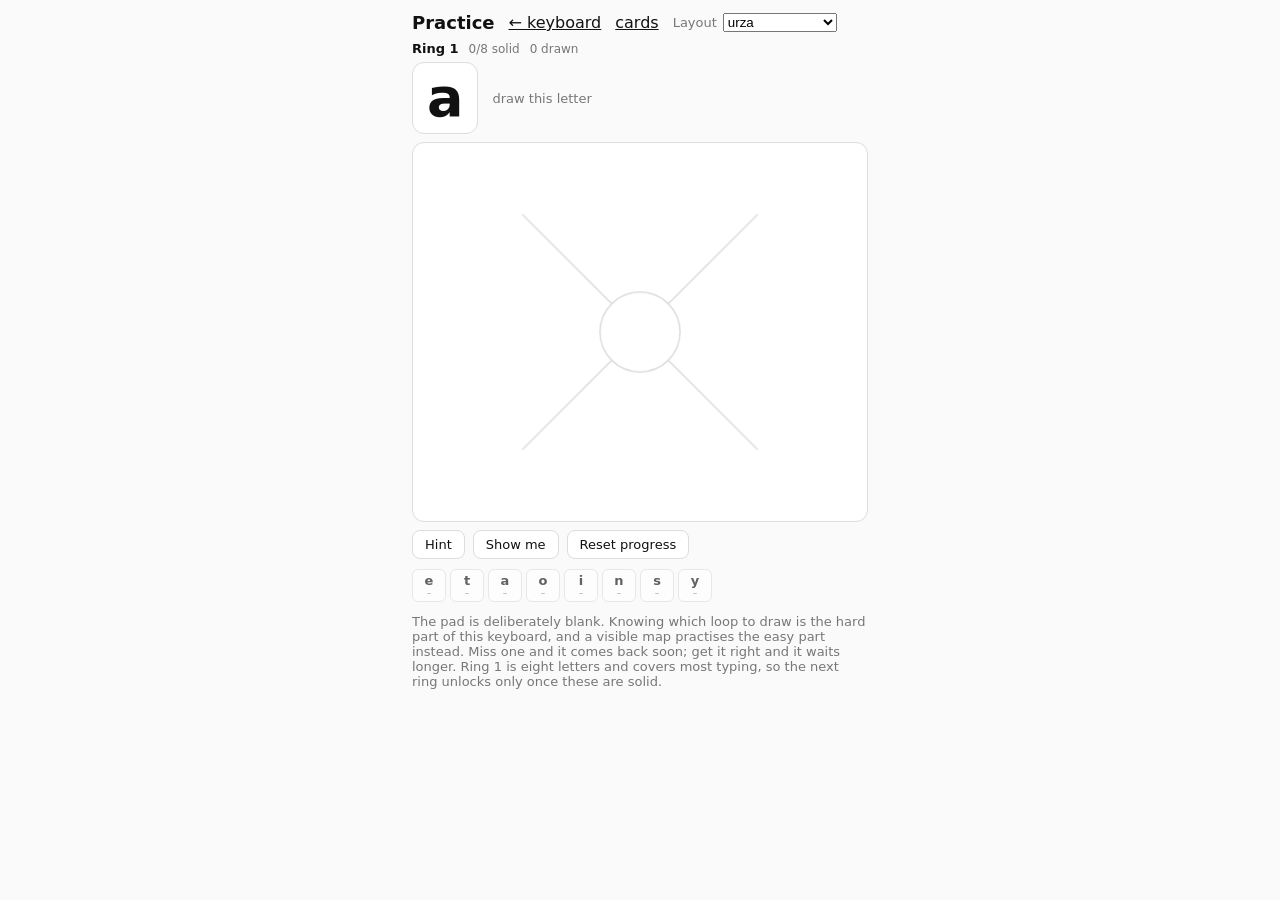
<file: game.html>
<!doctype html>
<html lang="en">
<head>
<meta charset="utf-8" />
<meta name="viewport" content="width=device-width, initial-scale=1, viewport-fit=cover" />
<title>phonekeeb practice</title>
<!-- No theme dropdown here: the practice page follows the device light
     or dark setting only, like the cards page. -->
<meta name="theme-color" content="#fafafa" media="(prefers-color-scheme: light)" />
<meta name="theme-color" content="#141414" media="(prefers-color-scheme: dark)" />
<style>
/* Palette copied from the Light and Dark themes in themes.js (keep in
   sync), the same duplication style.css and cards.html use. */
:root {
  --bg: #fafafa; --panel: #ffffff; --fg: #111111; --muted: #777777; --line: #dddddd;
  --accent: #2b5fe3; --ok: #1a7f4b; --bad: #b3261e; --okbg: #e8f5ee; --badbg: #fdecea;
}
@media (prefers-color-scheme: dark) {
  :root {
    --bg: #141414; --panel: #1c1c1c; --fg: #eeeeee; --muted: #999999; --line: #3a3a3a;
    --accent: #5c86f5; --ok: #52c98a; --bad: #f2857c; --okbg: #16271e; --badbg: #2a1917;
  }
}
* { box-sizing: border-box; }
body {
  margin: 0; background: var(--bg); color: var(--fg);
  font-family: system-ui, sans-serif;
  padding: 12px calc(12px + env(safe-area-inset-right)) calc(12px + env(safe-area-inset-bottom)) calc(12px + env(safe-area-inset-left));
  /* The pad captures strokes; without this a drag scrolls the page. */
  overscroll-behavior: none;
}
/* Phone-width column on a desktop window, the same rule style.css uses
   for the keyboard page (keep the 480 in sync). These pages are drawn
   for a phone, and a PC window is used to look at what the phone gets.
   The pad also stops being a letterbox and stays near square. */
@media (min-width: 520px) {
  body { max-width: 480px; margin: 0 auto; }
}
header { display: flex; flex-wrap: wrap; align-items: center; gap: 8px 14px; margin-bottom: 8px; }
h1 { font-size: 18px; margin: 0; }
a { color: var(--fg); }
label { font-size: 13px; color: var(--muted); display: inline-flex; align-items: center; gap: 6px; }
button { font: inherit; font-size: 13px; padding: 6px 12px; border-radius: 8px;
  border: 1px solid var(--line); background: var(--panel); color: var(--fg); }
button:disabled { opacity: .45; }

.bar { display: flex; gap: 10px; align-items: baseline; font-size: 12px; color: var(--muted); margin-bottom: 6px; }
.bar b { color: var(--fg); font-size: 13px; }

/* prompt */
.ask { display: flex; align-items: center; gap: 14px; margin-bottom: 8px; }
#prompt {
  font-size: 54px; line-height: 1; font-weight: 600; min-width: 1.2em; text-align: center;
  background: var(--panel); border: 1px solid var(--line); border-radius: 12px; padding: 8px 14px;
}
#promptNote { font-size: 13px; color: var(--muted); }

/* the drawing pad. No letters are drawn on it on purpose: the drill is
   recall, and a visible map turns it back into copying. */
#pad {
  display: block; width: 100%; height: min(52vh, 380px);
  background: var(--panel); border: 1px solid var(--line); border-radius: 12px;
  touch-action: none; cursor: crosshair;
}

.actions { display: flex; gap: 8px; margin: 8px 0; }

.padwrap { position: relative; }
/* Idle removes it from the box entirely, so the pad below takes the
   pointer events. */
.feedback.idle { display: none; }
.feedback.ok, .feedback.bad, .feedback.hint {
  position: absolute; inset: 0; overflow-y: auto;
  border-radius: 12px; padding: 10px 12px; border: 1px solid var(--line);
}
.feedback.ok { background: var(--okbg); border-color: color-mix(in srgb, var(--ok) 35%, var(--line)); }
.feedback.bad { background: var(--badbg); border-color: color-mix(in srgb, var(--bad) 35%, var(--line)); }
.feedback.hint { background: var(--panel); }
.verdict { margin: 0 0 8px; font-size: 14px; }
.feedback.ok .verdict { color: var(--ok); }
.feedback.bad .verdict { color: var(--bad); }
.reveal { width: 150px; max-width: 46%; margin: 0 auto; }
.reveal svg { display: block; width: 100%; height: auto; }
.spec { margin: 2px 0 6px; font-size: 12px; color: var(--muted); text-align: center; }

/* QWERTY hint: the mini keyboard plus two rays, one for the letter's
   direction from the keyboard centre and one for its wheel slot. */
.qhint { display: block; width: 100%; max-width: 260px; margin: 4px auto 0; height: auto; }
.key { fill: var(--bg); stroke: var(--line); stroke-width: 1; }
.key.on { fill: color-mix(in srgb, var(--accent) 22%, var(--panel)); stroke: var(--accent); }
.keyt { font-size: 9px; text-anchor: middle; fill: var(--muted); }
.keyt.on { fill: var(--accent); font-weight: 700; }
.qring { fill: none; stroke: var(--line); stroke-width: 1; }
.ray { stroke-width: 2.5; stroke-linecap: round; }
.ray.q { stroke: var(--accent); }
.ray.s { stroke: var(--fg); stroke-dasharray: 4 3; }
.qc { fill: var(--fg); }
.qcap { font-size: 12px; color: var(--muted); margin: 4px 0 0; text-align: center; }
/* Tie the caption's two halves to the two rays by color. */
.qcap b.q { color: var(--accent); }
.qcap b.s { color: var(--fg); }

/* SVG parts of the reveal card. The .hue-* rules are generated by
   game.js from themes.js; currentColor carries them into fills. */
.arm, .dead { stroke: var(--line); stroke-width: 1.5; fill: none; }
.wedge { fill: currentColor; opacity: 0.09; }
.preview { fill: var(--muted); font-size: 19px; text-anchor: middle; }
.maplet { fill: currentColor; font-size: 15px; font-weight: 600; text-anchor: middle;
  stroke: var(--panel); stroke-width: 3px; stroke-linejoin: round; paint-order: stroke; }
.stroke { stroke: currentColor; stroke-width: 3; fill: none; stroke-linecap: round; stroke-linejoin: round; }
.start, .head { fill: currentColor; }

/* mastery strip: one chip per letter in the pool, colored by box */
#stats { list-style: none; display: flex; flex-wrap: wrap; gap: 4px; padding: 0; margin: 10px 0 0; }
#stats li {
  display: flex; flex-direction: column; align-items: center; min-width: 34px;
  border: 1px solid var(--line); border-radius: 6px; padding: 3px 4px; background: var(--panel);
}
#stats b { font-size: 13px; }
#stats span { font-size: 9px; color: var(--muted); }
#stats .bnew { border-color: var(--line); opacity: .65; }
#stats .b0 { border-color: var(--bad); }
#stats .b1, #stats .b2 { border-color: var(--muted); }
#stats .b3, #stats .b4 { border-color: color-mix(in srgb, var(--ok) 55%, var(--line)); }
#stats .b5 { border-color: var(--ok); background: var(--okbg); }
p.hint { font-size: 13px; color: var(--muted); max-width: 62ch; margin: 12px 0 0; }
</style>
</head>
<body>
<header>
  <h1>Practice</h1>
  <a href="./">&larr; keyboard</a>
  <a href="cards.html">cards</a>
  <label>Layout
    <!-- options are generated from the LAYOUTS registry in layouts.js -->
    <select id="layoutMode"></select>
  </label>
</header>

<div class="bar">
  <b id="level">Ring 1</b>
  <span id="poolCount">0/0 solid</span>
  <span id="step">0 drawn</span>
</div>

<div class="ask">
  <div id="prompt">·</div>
  <div id="promptNote">draw this letter</div>
</div>

<!-- The answer is drawn OVER the pad, not under it. Stacked below, it
     landed past the fold on a phone and an answer looked like nothing
     happening. The pad is dead space once the question is answered, and
     it is where the eye already is. -->
<div class="padwrap">
  <canvas id="pad"></canvas>
  <div id="feedback" class="feedback idle"></div>
</div>

<div class="actions">
  <button id="hintBtn" type="button">Hint</button>
  <button id="showBtn" type="button">Show me</button>
  <button id="traceBtn" type="button" hidden>Trace it</button>
  <button id="nextBtn" type="button" hidden>Next</button>
  <button id="resetBtn" type="button">Reset progress</button>
</div>

<ul id="stats"></ul>

<p class="hint">The pad is deliberately blank. Knowing which loop to
draw is the hard part of this keyboard, and a visible map practises the
easy part instead. Miss one and it comes back soon; get it right and it
waits longer. Ring 1 is eight letters and covers most typing, so the
next ring unlocks only once these are solid.</p>

<!-- Same cache pinning as index.html: bump these ?v= numbers together
     with the ones there (grep "?v="). -->
<script type="importmap">
{
  "imports": {
    "./gesture-decoder.js": "./gesture-decoder.js?v=43",
    "./layout.js": "./layout.js?v=43",
    "./layouts.js": "./layouts.js?v=43",
    "./themes.js": "./themes.js?v=43",
    "./wheel-svg.js": "./wheel-svg.js?v=43",
    "./qwerty-map.js": "./qwerty-map.js?v=43"
  }
}
</script>
<script type="module" src="game.js?v=43"></script>
</body>
</html>
</file>
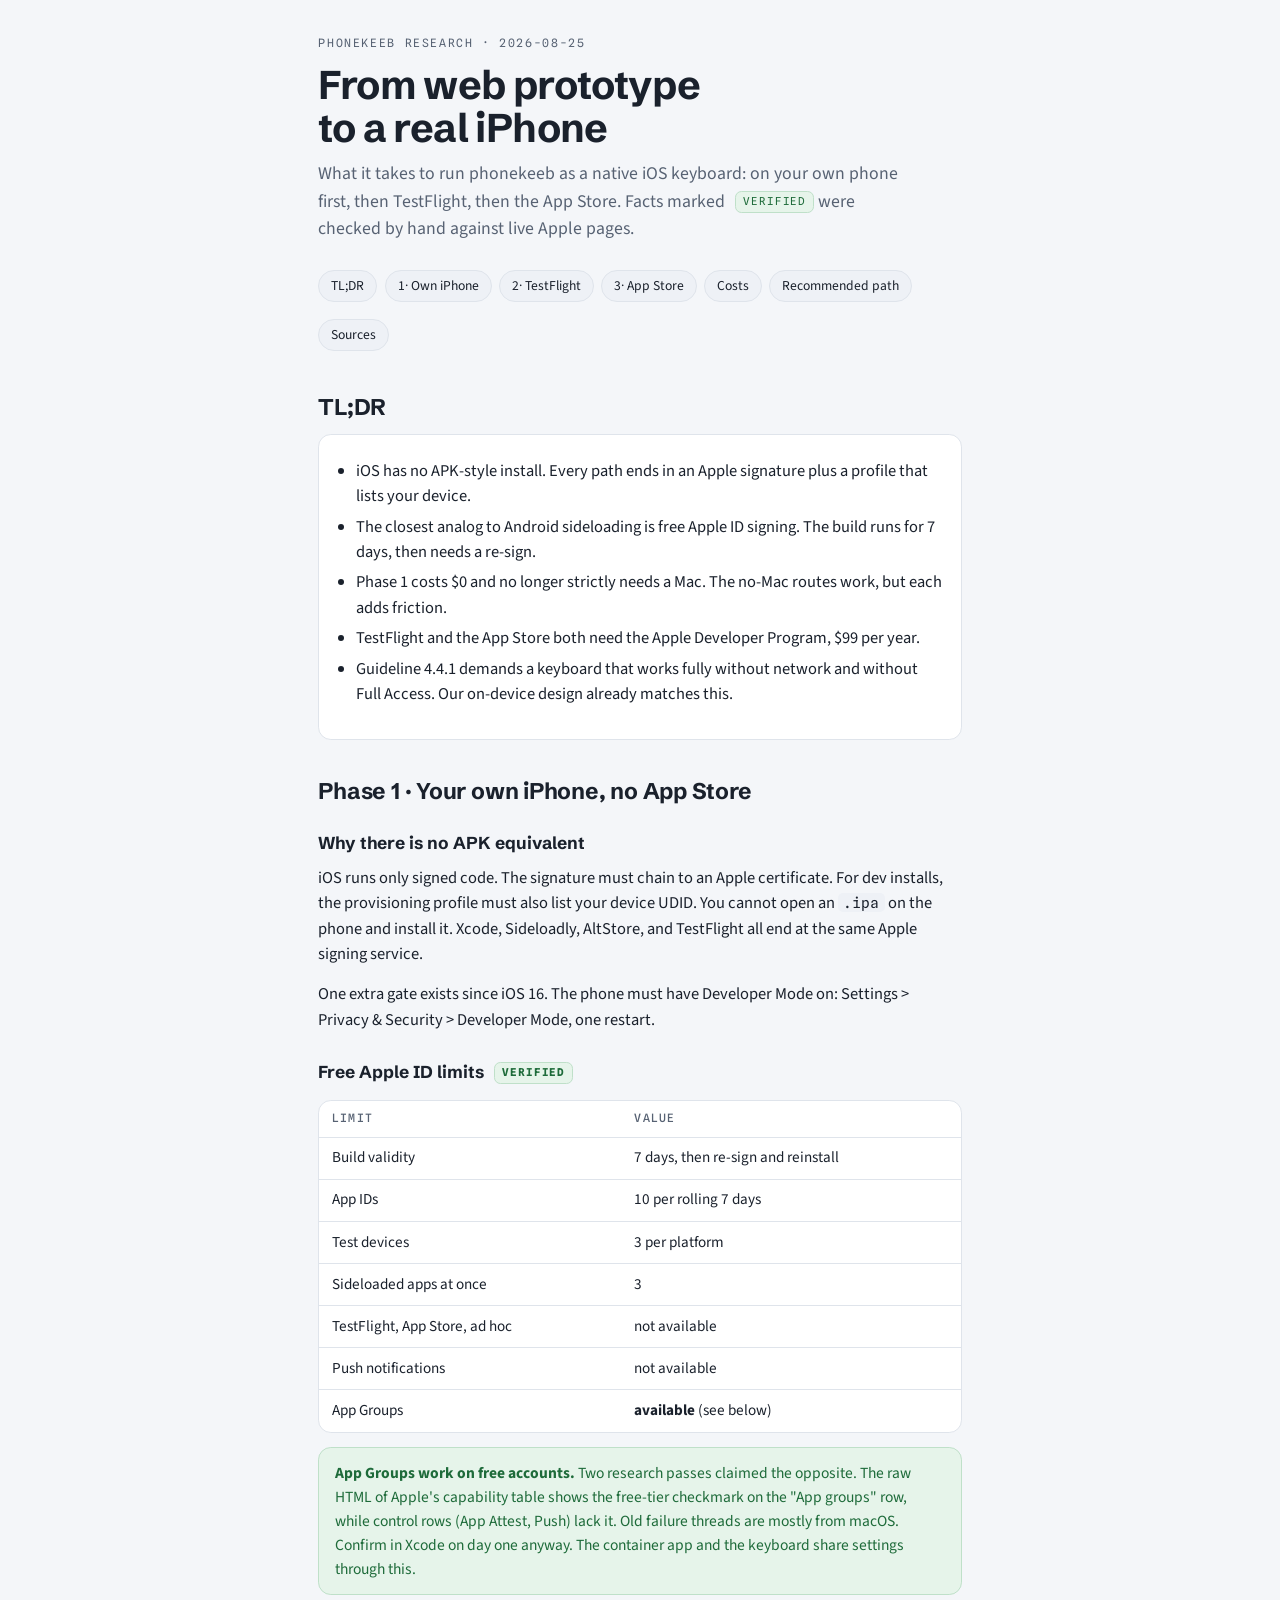
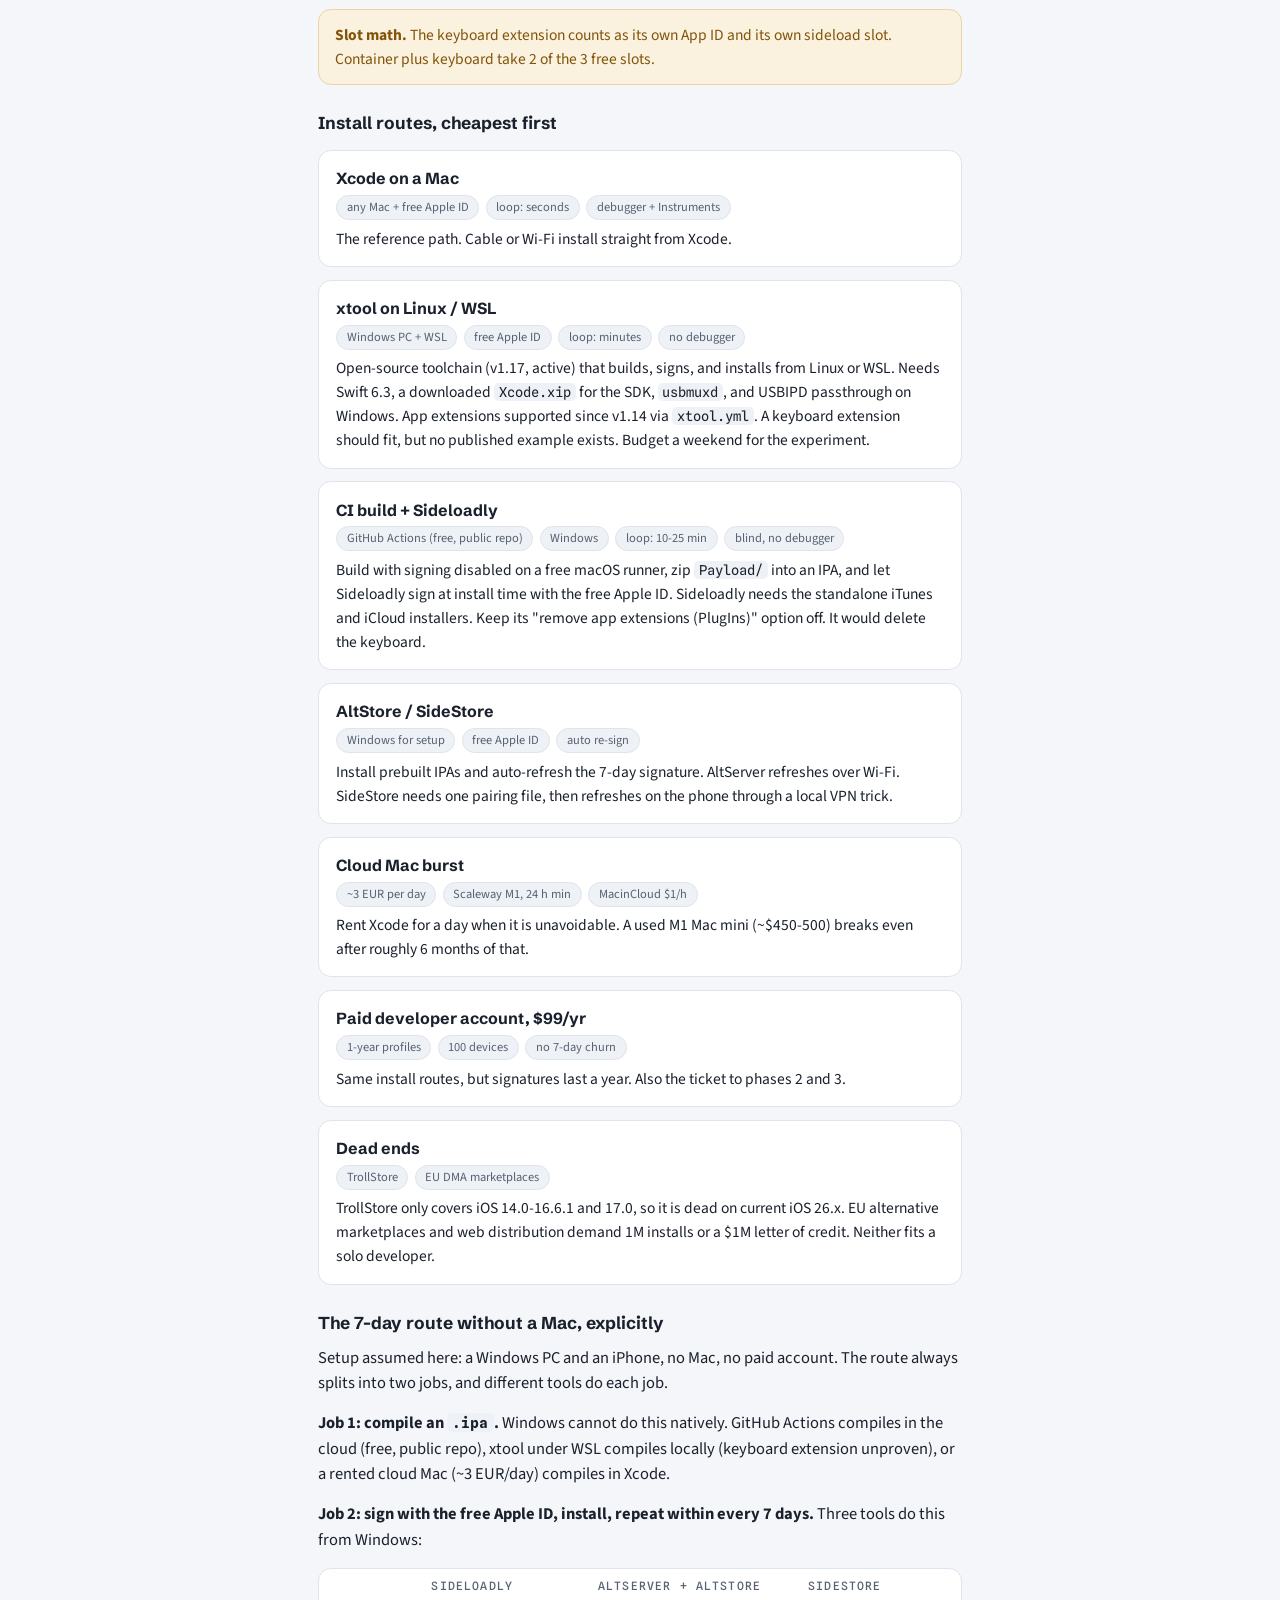
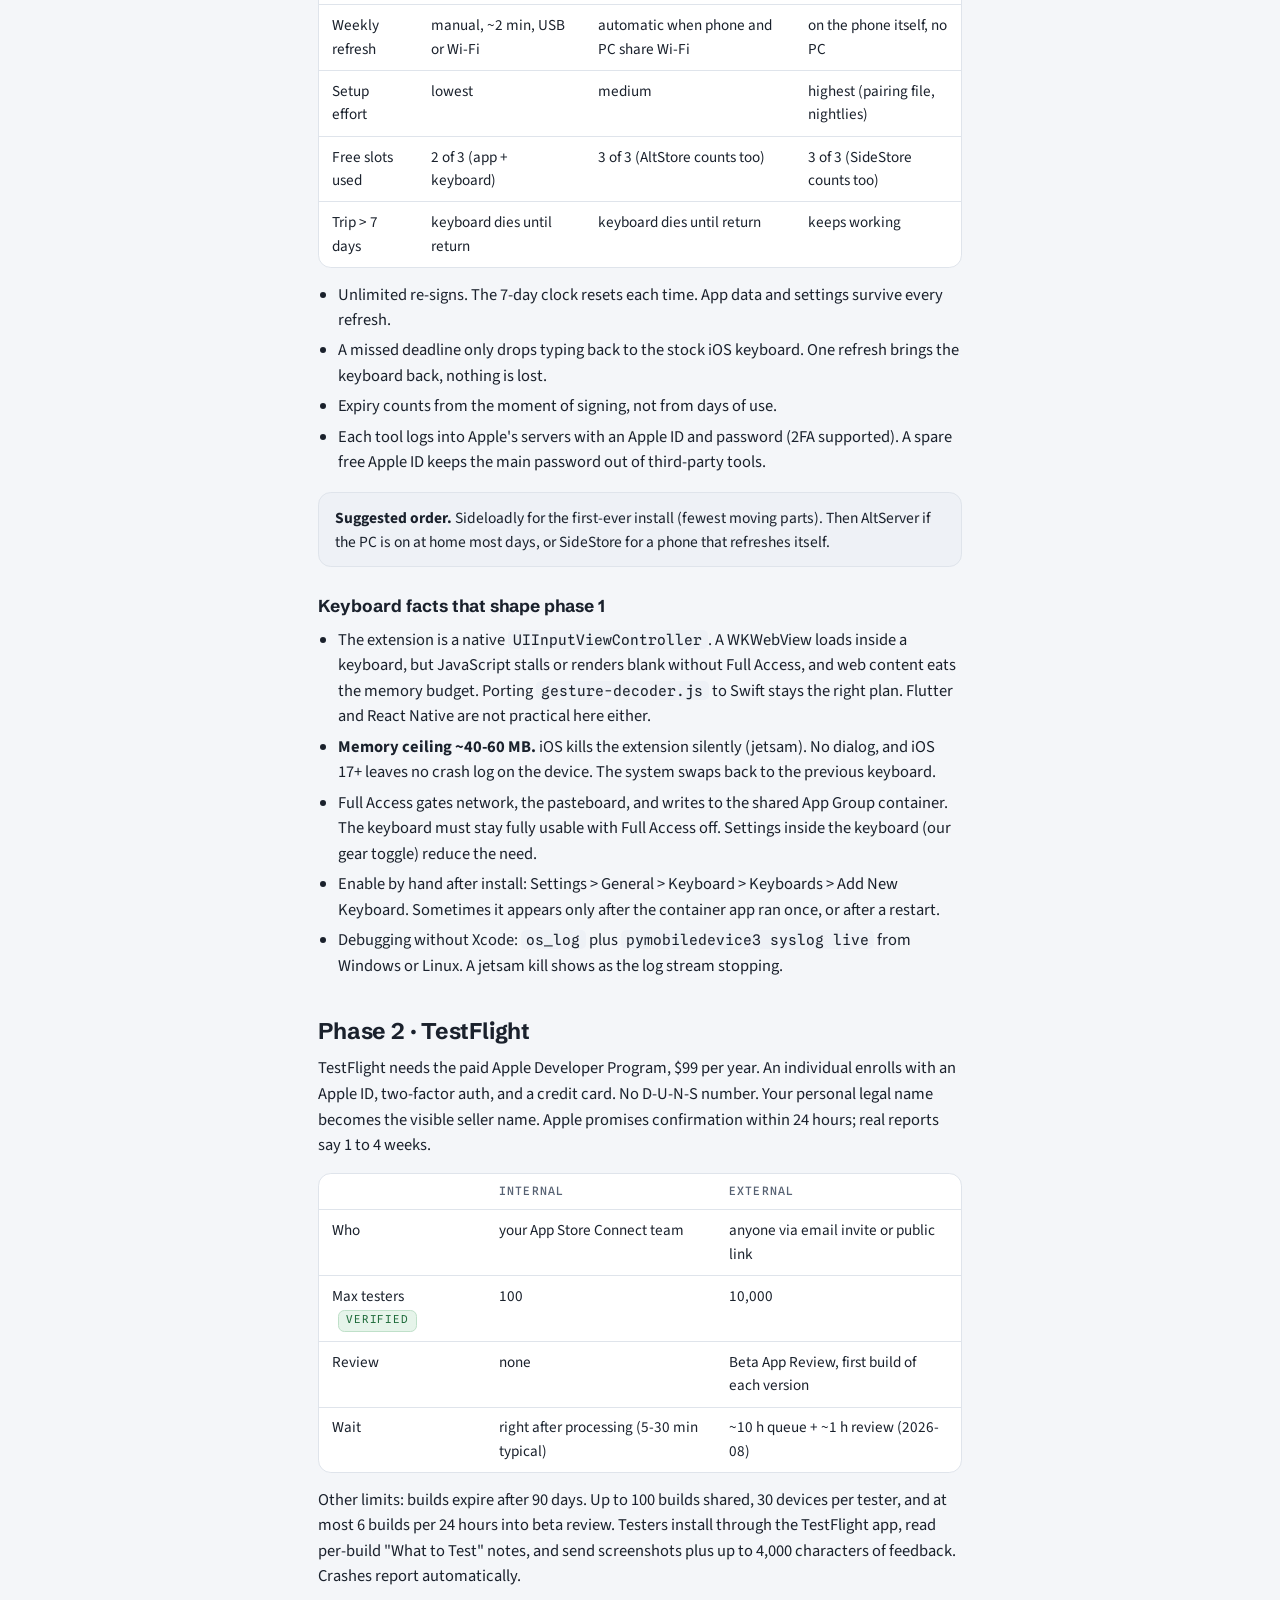
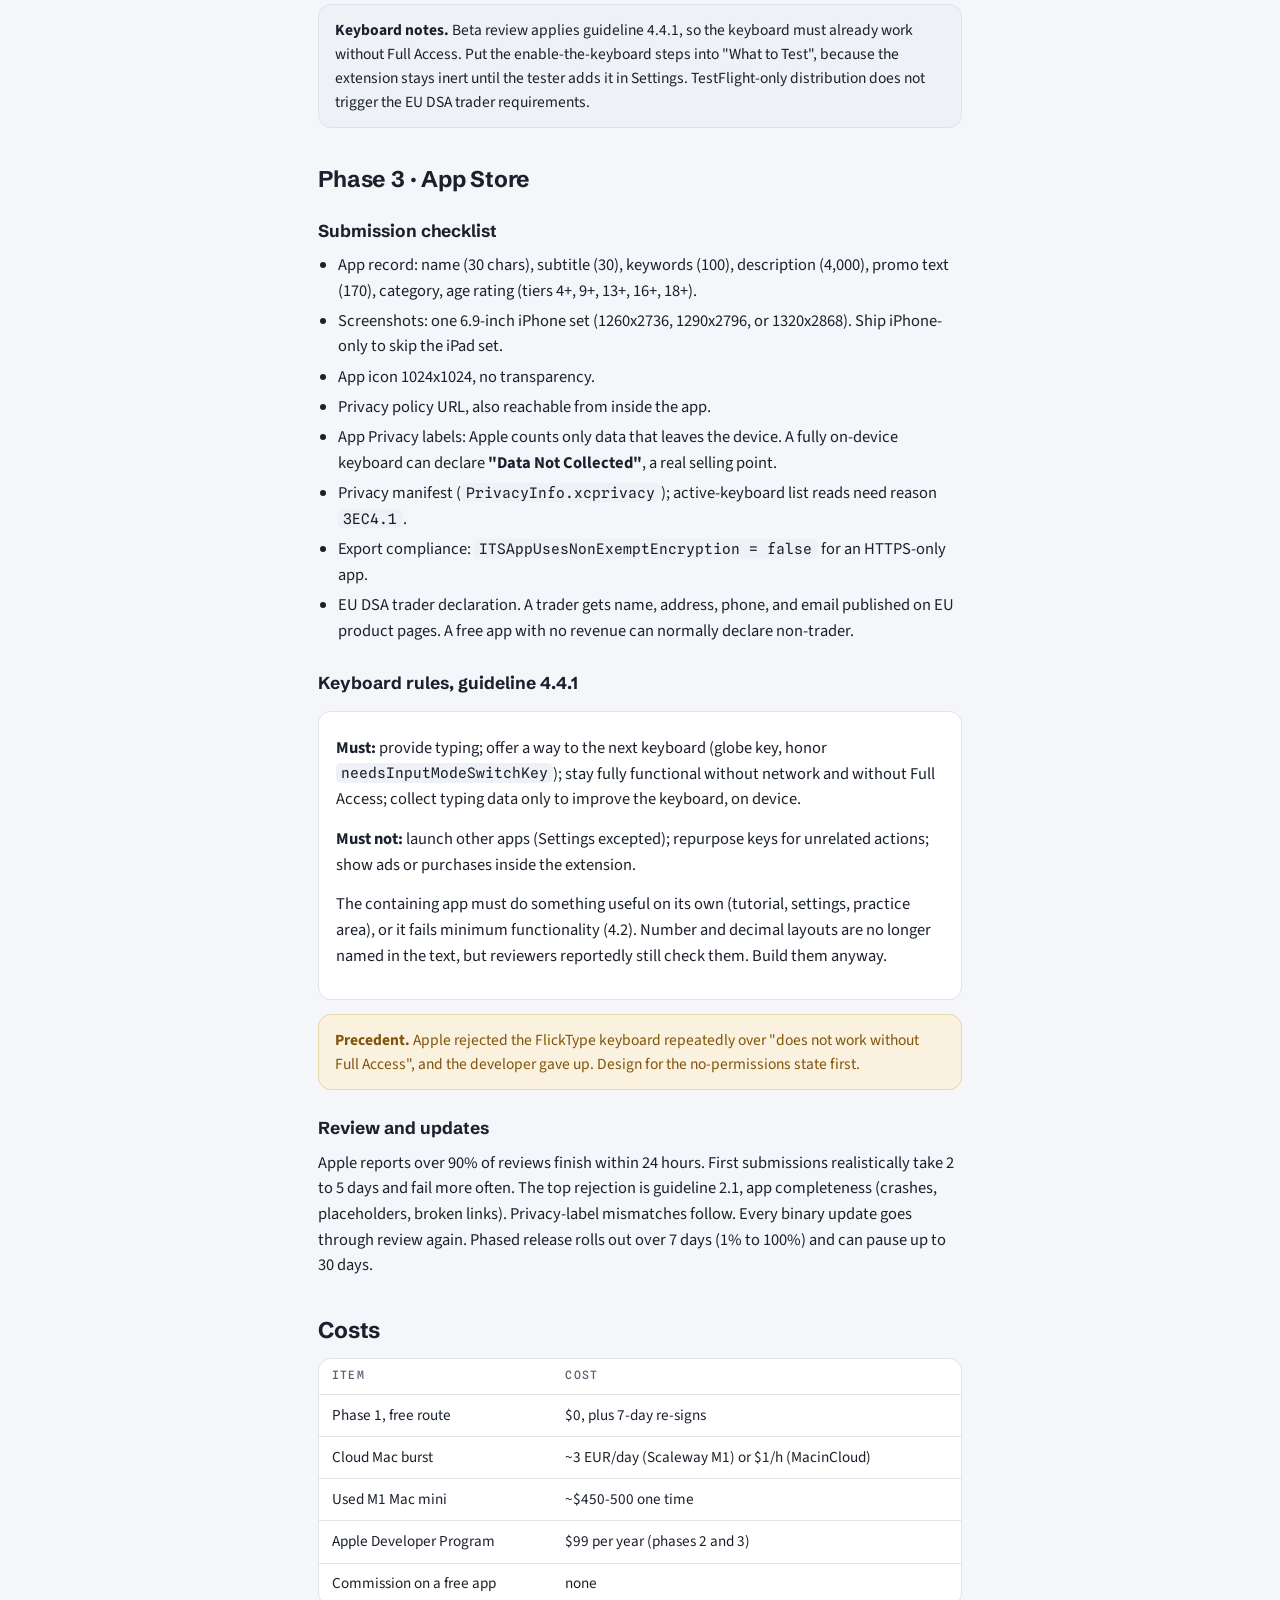
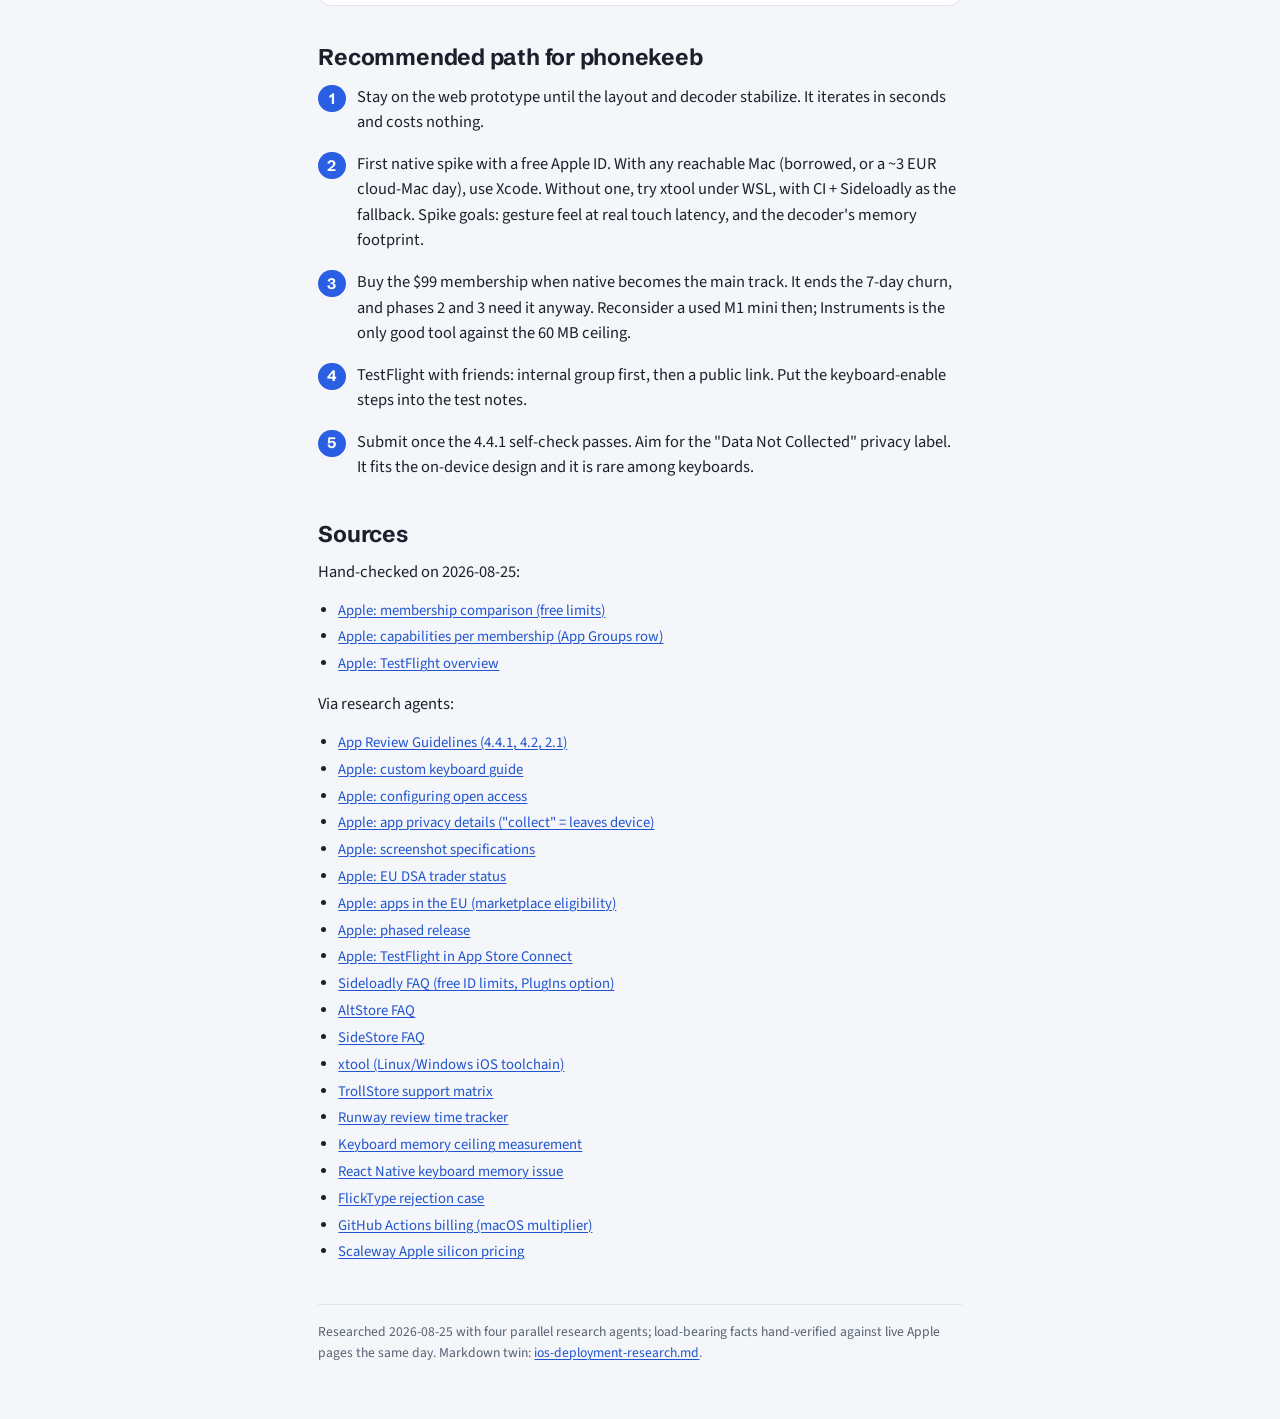
<file: ios-deployment-research.html>
<!doctype html>
<html lang="en">
<head>
<meta charset="utf-8">
<meta name="viewport" content="width=device-width, initial-scale=1">
<meta name="color-scheme" content="light dark">
<title>Phonekeeb on a Real iPhone</title>
<link rel="stylesheet" href="https://fonts.googleapis.com/css2?family=Schibsted+Grotesk:wght@500;700&family=Source+Sans+3:wght@400;600&family=Spline+Sans+Mono:wght@400;500&display=swap">
<style>
  :root {
    --bg: #f4f6f9;
    --card: #ffffff;
    --ink: #1a212c;
    --muted: #576273;
    --line: #dfe4eb;
    --accent: #2b5fe3;
    --link: #2154cf;
    --chip-bg: #eef1f6;
    --good-ink: #1e6b3a;
    --good-bg: #e6f4ea;
    --good-line: #bfe0c9;
    --warn-ink: #815409;
    --warn-bg: #faf1df;
    --warn-line: #e8d5a8;
  }
  @media (prefers-color-scheme: dark) {
    :root:not([data-theme="light"]) {
      --bg: #12151a;
      --card: #181d24;
      --ink: #e7eaf0;
      --muted: #98a2b1;
      --line: #2a313b;
      --accent: #5c86f5;
      --link: #93b0ff;
      --chip-bg: #232a33;
      --good-ink: #7ecf9a;
      --good-bg: #14251a;
      --good-line: #2b4a35;
      --warn-ink: #e3b76c;
      --warn-bg: #251e0f;
      --warn-line: #4a3d1e;
    }
  }
  :root[data-theme="dark"] {
    --bg: #12151a;
    --card: #181d24;
    --ink: #e7eaf0;
    --muted: #98a2b1;
    --line: #2a313b;
    --accent: #5c86f5;
    --link: #93b0ff;
    --chip-bg: #232a33;
    --good-ink: #7ecf9a;
    --good-bg: #14251a;
    --good-line: #2b4a35;
    --warn-ink: #e3b76c;
    --warn-bg: #251e0f;
    --warn-line: #4a3d1e;
  }
  * { box-sizing: border-box; }
  body {
    background: var(--bg);
    color: var(--ink);
    font-family: "Source Sans 3", "Segoe UI", system-ui, sans-serif;
    font-size: 1.03rem;
    line-height: 1.55;
    margin: 0;
  }
  .wrap { max-width: 42.5rem; margin: 0 auto; padding: 2.2rem 1.15rem 3.5rem; }
  .eyebrow {
    font-family: "Spline Sans Mono", "SFMono-Regular", Consolas, monospace;
    font-size: .72rem; letter-spacing: .14em; text-transform: uppercase;
    color: var(--muted); margin: 0 0 .6rem;
  }
  h1 {
    font-family: "Schibsted Grotesk", "Segoe UI", system-ui, sans-serif;
    font-size: clamp(1.9rem, 6vw, 2.5rem); font-weight: 700;
    letter-spacing: -.015em; line-height: 1.08; text-wrap: balance; margin: 0 0 .7rem;
  }
  .dek { font-size: 1.11rem; color: var(--muted); max-width: 34em; margin: 0 0 1.4rem; }
  h2 {
    font-family: "Schibsted Grotesk", "Segoe UI", system-ui, sans-serif;
    font-size: 1.42rem; font-weight: 700; letter-spacing: -.01em;
    line-height: 1.15; margin: 2.4rem 0 .8rem;
  }
  h3 {
    font-family: "Schibsted Grotesk", "Segoe UI", system-ui, sans-serif;
    font-size: 1.08rem; font-weight: 700; margin: 1.6rem 0 .5rem;
  }
  p { margin: .55rem 0 .9rem; }
  a { color: var(--link); text-decoration-thickness: 1px; text-underline-offset: 2px; }
  ul, ol { padding-left: 1.25rem; margin: .5rem 0 1rem; }
  li { margin: .3rem 0; }
  code {
    font-family: "Spline Sans Mono", "SFMono-Regular", Consolas, monospace;
    font-size: .88em; background: var(--chip-bg);
    padding: .08em .35em; border-radius: .35em;
  }
  .toc { display: flex; flex-wrap: wrap; gap: .45rem; margin: 0 0 1.2rem; padding: 0; list-style: none; }
  .toc a {
    display: inline-block; background: var(--chip-bg); color: var(--ink);
    border: 1px solid var(--line); border-radius: 999px;
    padding: .28rem .75rem; font-size: .85rem; text-decoration: none;
  }
  .card {
    background: var(--card); border: 1px solid var(--line);
    border-radius: .8rem; padding: .95rem 1.05rem; margin: .9rem 0;
  }
  .note, .warn, .good {
    border-radius: .8rem; padding: .8rem 1rem; margin: .9rem 0; font-size: .97rem;
  }
  .warn { background: var(--warn-bg); border: 1px solid var(--warn-line); color: var(--warn-ink); }
  .good { background: var(--good-bg); border: 1px solid var(--good-line); color: var(--good-ink); }
  .note { background: var(--chip-bg); border: 1px solid var(--line); color: var(--ink); }
  .warn strong, .good strong { color: inherit; }
  .tag {
    display: inline-block; font-family: "Spline Sans Mono", monospace;
    font-size: .68rem; letter-spacing: .08em; text-transform: uppercase;
    background: var(--chip-bg); border: 1px solid var(--line);
    border-radius: .4rem; padding: .1rem .45rem; margin-left: .35rem;
    color: var(--muted); vertical-align: middle;
  }
  .tag.v { color: var(--good-ink); background: var(--good-bg); border-color: var(--good-line); }
  .tablewrap { overflow-x: auto; margin: .9rem 0; border: 1px solid var(--line); border-radius: .8rem; background: var(--card); }
  table { border-collapse: collapse; width: 100%; min-width: 26rem; font-size: .95rem; }
  th, td { text-align: left; padding: .55rem .8rem; border-bottom: 1px solid var(--line); vertical-align: top; }
  th {
    font-family: "Spline Sans Mono", monospace; font-weight: 500;
    font-size: .72rem; letter-spacing: .1em; text-transform: uppercase; color: var(--muted);
  }
  tr:last-child td { border-bottom: none; }
  .route { margin: .8rem 0; }
  .route h4 {
    font-family: "Schibsted Grotesk", sans-serif; font-size: 1rem;
    margin: 0 0 .25rem;
  }
  .route .meta { display: flex; flex-wrap: wrap; gap: .4rem; margin: 0 0 .4rem; }
  .route .meta span {
    font-size: .78rem; background: var(--chip-bg); border: 1px solid var(--line);
    border-radius: 999px; padding: .12rem .6rem; color: var(--muted);
  }
  .route p { margin: .2rem 0 0; font-size: .97rem; }
  .steps { counter-reset: step; list-style: none; padding: 0; }
  .steps li {
    counter-increment: step; position: relative;
    padding: .1rem 0 .1rem 2.4rem; margin: .8rem 0;
  }
  .steps li::before {
    content: counter(step);
    position: absolute; left: 0; top: .1rem;
    width: 1.7rem; height: 1.7rem; border-radius: 50%;
    background: var(--accent); color: #fff;
    font-family: "Schibsted Grotesk", sans-serif; font-weight: 700;
    display: flex; align-items: center; justify-content: center; font-size: .95rem;
  }
  .srcs { font-size: .92rem; }
  .srcs li { margin: .25rem 0; overflow-wrap: anywhere; }
  footer { margin-top: 2.5rem; color: var(--muted); font-size: .85rem; border-top: 1px solid var(--line); padding-top: 1rem; }
</style>
</head>
<body>
<div class="wrap">

<p class="eyebrow">Phonekeeb research &middot; 2026-08-25</p>
<h1>From web prototype to a real iPhone</h1>
<p class="dek">What it takes to run phonekeeb as a native iOS keyboard: on your own phone first, then TestFlight, then the App Store. Facts marked <span class="tag v">verified</span> were checked by hand against live Apple pages.</p>

<ul class="toc">
  <li><a href="#tldr">TL;DR</a></li>
  <li><a href="#phase1">1&middot; Own iPhone</a></li>
  <li><a href="#phase2">2&middot; TestFlight</a></li>
  <li><a href="#phase3">3&middot; App Store</a></li>
  <li><a href="#costs">Costs</a></li>
  <li><a href="#plan">Recommended path</a></li>
  <li><a href="#sources">Sources</a></li>
</ul>

<h2 id="tldr">TL;DR</h2>
<div class="card">
<ul>
  <li>iOS has no APK-style install. Every path ends in an Apple signature plus a profile that lists your device.</li>
  <li>The closest analog to Android sideloading is free Apple ID signing. The build runs for 7 days, then needs a re-sign.</li>
  <li>Phase 1 costs $0 and no longer strictly needs a Mac. The no-Mac routes work, but each adds friction.</li>
  <li>TestFlight and the App Store both need the Apple Developer Program, $99 per year.</li>
  <li>Guideline 4.4.1 demands a keyboard that works fully without network and without Full Access. Our on-device design already matches this.</li>
</ul>
</div>

<h2 id="phase1">Phase 1 &middot; Your own iPhone, no App Store</h2>

<h3>Why there is no APK equivalent</h3>
<p>iOS runs only signed code. The signature must chain to an Apple certificate. For dev installs, the provisioning profile must also list your device UDID. You cannot open an <code>.ipa</code> on the phone and install it. Xcode, Sideloadly, AltStore, and TestFlight all end at the same Apple signing service.</p>
<p>One extra gate exists since iOS 16. The phone must have Developer Mode on: Settings &gt; Privacy &amp; Security &gt; Developer Mode, one restart.</p>

<h3>Free Apple ID limits <span class="tag v">verified</span></h3>
<div class="tablewrap"><table>
  <tr><th>Limit</th><th>Value</th></tr>
  <tr><td>Build validity</td><td>7 days, then re-sign and reinstall</td></tr>
  <tr><td>App IDs</td><td>10 per rolling 7 days</td></tr>
  <tr><td>Test devices</td><td>3 per platform</td></tr>
  <tr><td>Sideloaded apps at once</td><td>3</td></tr>
  <tr><td>TestFlight, App Store, ad&nbsp;hoc</td><td>not available</td></tr>
  <tr><td>Push notifications</td><td>not available</td></tr>
  <tr><td>App Groups</td><td><strong>available</strong> (see below)</td></tr>
</table></div>

<div class="good"><strong>App Groups work on free accounts.</strong> Two research passes claimed the opposite. The raw HTML of Apple's capability table shows the free-tier checkmark on the "App groups" row, while control rows (App Attest, Push) lack it. Old failure threads are mostly from macOS. Confirm in Xcode on day one anyway. The container app and the keyboard share settings through this.</div>

<div class="warn"><strong>Slot math.</strong> The keyboard extension counts as its own App ID and its own sideload slot. Container plus keyboard take 2 of the 3 free slots.</div>

<h3>Install routes, cheapest first</h3>

<div class="card route">
  <h4>Xcode on a Mac</h4>
  <div class="meta"><span>any Mac + free Apple ID</span><span>loop: seconds</span><span>debugger + Instruments</span></div>
  <p>The reference path. Cable or Wi-Fi install straight from Xcode.</p>
</div>

<div class="card route">
  <h4>xtool on Linux / WSL</h4>
  <div class="meta"><span>Windows PC + WSL</span><span>free Apple ID</span><span>loop: minutes</span><span>no debugger</span></div>
  <p>Open-source toolchain (v1.17, active) that builds, signs, and installs from Linux or WSL. Needs Swift 6.3, a downloaded <code>Xcode.xip</code> for the SDK, <code>usbmuxd</code>, and USBIPD passthrough on Windows. App extensions supported since v1.14 via <code>xtool.yml</code>. A keyboard extension should fit, but no published example exists. Budget a weekend for the experiment.</p>
</div>

<div class="card route">
  <h4>CI build + Sideloadly</h4>
  <div class="meta"><span>GitHub Actions (free, public repo)</span><span>Windows</span><span>loop: 10-25 min</span><span>blind, no debugger</span></div>
  <p>Build with signing disabled on a free macOS runner, zip <code>Payload/</code> into an IPA, and let Sideloadly sign at install time with the free Apple ID. Sideloadly needs the standalone iTunes and iCloud installers. Keep its "remove app extensions (PlugIns)" option off. It would delete the keyboard.</p>
</div>

<div class="card route">
  <h4>AltStore / SideStore</h4>
  <div class="meta"><span>Windows for setup</span><span>free Apple ID</span><span>auto re-sign</span></div>
  <p>Install prebuilt IPAs and auto-refresh the 7-day signature. AltServer refreshes over Wi-Fi. SideStore needs one pairing file, then refreshes on the phone through a local VPN trick.</p>
</div>

<div class="card route">
  <h4>Cloud Mac burst</h4>
  <div class="meta"><span>~3 EUR per day</span><span>Scaleway M1, 24 h min</span><span>MacinCloud $1/h</span></div>
  <p>Rent Xcode for a day when it is unavoidable. A used M1 Mac mini (~$450-500) breaks even after roughly 6 months of that.</p>
</div>

<div class="card route">
  <h4>Paid developer account, $99/yr</h4>
  <div class="meta"><span>1-year profiles</span><span>100 devices</span><span>no 7-day churn</span></div>
  <p>Same install routes, but signatures last a year. Also the ticket to phases 2 and 3.</p>
</div>

<div class="card route">
  <h4>Dead ends</h4>
  <div class="meta"><span>TrollStore</span><span>EU DMA marketplaces</span></div>
  <p>TrollStore only covers iOS 14.0-16.6.1 and 17.0, so it is dead on current iOS 26.x. EU alternative marketplaces and web distribution demand 1M installs or a $1M letter of credit. Neither fits a solo developer.</p>
</div>

<h3>The 7-day route without a Mac, explicitly</h3>
<p>Setup assumed here: a Windows PC and an iPhone, no Mac, no paid account. The route always splits into two jobs, and different tools do each job.</p>
<p><strong>Job 1: compile an <code>.ipa</code>.</strong> Windows cannot do this natively. GitHub Actions compiles in the cloud (free, public repo), xtool under WSL compiles locally (keyboard extension unproven), or a rented cloud Mac (~3 EUR/day) compiles in Xcode.</p>
<p><strong>Job 2: sign with the free Apple ID, install, repeat within every 7 days.</strong> Three tools do this from Windows:</p>
<div class="tablewrap"><table>
  <tr><th></th><th>Sideloadly</th><th>AltServer + AltStore</th><th>SideStore</th></tr>
  <tr><td>Weekly refresh</td><td>manual, ~2 min, USB or Wi-Fi</td><td>automatic when phone and PC share Wi-Fi</td><td>on the phone itself, no PC</td></tr>
  <tr><td>Setup effort</td><td>lowest</td><td>medium</td><td>highest (pairing file, nightlies)</td></tr>
  <tr><td>Free slots used</td><td>2 of 3 (app + keyboard)</td><td>3 of 3 (AltStore counts too)</td><td>3 of 3 (SideStore counts too)</td></tr>
  <tr><td>Trip &gt; 7 days</td><td>keyboard dies until return</td><td>keyboard dies until return</td><td>keeps working</td></tr>
</table></div>
<ul>
  <li>Unlimited re-signs. The 7-day clock resets each time. App data and settings survive every refresh.</li>
  <li>A missed deadline only drops typing back to the stock iOS keyboard. One refresh brings the keyboard back, nothing is lost.</li>
  <li>Expiry counts from the moment of signing, not from days of use.</li>
  <li>Each tool logs into Apple's servers with an Apple ID and password (2FA supported). A spare free Apple ID keeps the main password out of third-party tools.</li>
</ul>
<div class="note"><strong>Suggested order.</strong> Sideloadly for the first-ever install (fewest moving parts). Then AltServer if the PC is on at home most days, or SideStore for a phone that refreshes itself.</div>

<h3>Keyboard facts that shape phase 1</h3>
<ul>
  <li>The extension is a native <code>UIInputViewController</code>. A WKWebView loads inside a keyboard, but JavaScript stalls or renders blank without Full Access, and web content eats the memory budget. Porting <code>gesture-decoder.js</code> to Swift stays the right plan. Flutter and React Native are not practical here either.</li>
  <li><strong>Memory ceiling ~40-60 MB.</strong> iOS kills the extension silently (jetsam). No dialog, and iOS 17+ leaves no crash log on the device. The system swaps back to the previous keyboard.</li>
  <li>Full Access gates network, the pasteboard, and writes to the shared App Group container. The keyboard must stay fully usable with Full Access off. Settings inside the keyboard (our gear toggle) reduce the need.</li>
  <li>Enable by hand after install: Settings &gt; General &gt; Keyboard &gt; Keyboards &gt; Add New Keyboard. Sometimes it appears only after the container app ran once, or after a restart.</li>
  <li>Debugging without Xcode: <code>os_log</code> plus <code>pymobiledevice3 syslog live</code> from Windows or Linux. A jetsam kill shows as the log stream stopping.</li>
</ul>

<h2 id="phase2">Phase 2 &middot; TestFlight</h2>
<p>TestFlight needs the paid Apple Developer Program, $99 per year. An individual enrolls with an Apple ID, two-factor auth, and a credit card. No D-U-N-S number. Your personal legal name becomes the visible seller name. Apple promises confirmation within 24 hours; real reports say 1 to 4 weeks.</p>

<div class="tablewrap"><table>
  <tr><th></th><th>Internal</th><th>External</th></tr>
  <tr><td>Who</td><td>your App Store Connect team</td><td>anyone via email invite or public link</td></tr>
  <tr><td>Max testers <span class="tag v">verified</span></td><td>100</td><td>10,000</td></tr>
  <tr><td>Review</td><td>none</td><td>Beta App Review, first build of each version</td></tr>
  <tr><td>Wait</td><td>right after processing (5-30 min typical)</td><td>~10 h queue + ~1 h review (2026-08)</td></tr>
</table></div>

<p>Other limits: builds expire after 90 days. Up to 100 builds shared, 30 devices per tester, and at most 6 builds per 24 hours into beta review. Testers install through the TestFlight app, read per-build "What to Test" notes, and send screenshots plus up to 4,000 characters of feedback. Crashes report automatically.</p>

<div class="note"><strong>Keyboard notes.</strong> Beta review applies guideline 4.4.1, so the keyboard must already work without Full Access. Put the enable-the-keyboard steps into "What to Test", because the extension stays inert until the tester adds it in Settings. TestFlight-only distribution does not trigger the EU DSA trader requirements.</div>

<h2 id="phase3">Phase 3 &middot; App Store</h2>

<h3>Submission checklist</h3>
<ul>
  <li>App record: name (30 chars), subtitle (30), keywords (100), description (4,000), promo text (170), category, age rating (tiers 4+, 9+, 13+, 16+, 18+).</li>
  <li>Screenshots: one 6.9-inch iPhone set (1260x2736, 1290x2796, or 1320x2868). Ship iPhone-only to skip the iPad set.</li>
  <li>App icon 1024x1024, no transparency.</li>
  <li>Privacy policy URL, also reachable from inside the app.</li>
  <li>App Privacy labels: Apple counts only data that leaves the device. A fully on-device keyboard can declare <strong>"Data Not Collected"</strong>, a real selling point.</li>
  <li>Privacy manifest (<code>PrivacyInfo.xcprivacy</code>); active-keyboard list reads need reason <code>3EC4.1</code>.</li>
  <li>Export compliance: <code>ITSAppUsesNonExemptEncryption = false</code> for an HTTPS-only app.</li>
  <li>EU DSA trader declaration. A trader gets name, address, phone, and email published on EU product pages. A free app with no revenue can normally declare non-trader.</li>
</ul>

<h3>Keyboard rules, guideline 4.4.1</h3>
<div class="card">
<p><strong>Must:</strong> provide typing; offer a way to the next keyboard (globe key, honor <code>needsInputModeSwitchKey</code>); stay fully functional without network and without Full Access; collect typing data only to improve the keyboard, on device.</p>
<p><strong>Must not:</strong> launch other apps (Settings excepted); repurpose keys for unrelated actions; show ads or purchases inside the extension.</p>
<p>The containing app must do something useful on its own (tutorial, settings, practice area), or it fails minimum functionality (4.2). Number and decimal layouts are no longer named in the text, but reviewers reportedly still check them. Build them anyway.</p>
</div>
<div class="warn"><strong>Precedent.</strong> Apple rejected the FlickType keyboard repeatedly over "does not work without Full Access", and the developer gave up. Design for the no-permissions state first.</div>

<h3>Review and updates</h3>
<p>Apple reports over 90% of reviews finish within 24 hours. First submissions realistically take 2 to 5 days and fail more often. The top rejection is guideline 2.1, app completeness (crashes, placeholders, broken links). Privacy-label mismatches follow. Every binary update goes through review again. Phased release rolls out over 7 days (1% to 100%) and can pause up to 30 days.</p>

<h2 id="costs">Costs</h2>
<div class="tablewrap"><table>
  <tr><th>Item</th><th>Cost</th></tr>
  <tr><td>Phase 1, free route</td><td>$0, plus 7-day re-signs</td></tr>
  <tr><td>Cloud Mac burst</td><td>~3 EUR/day (Scaleway M1) or $1/h (MacinCloud)</td></tr>
  <tr><td>Used M1 Mac mini</td><td>~$450-500 one time</td></tr>
  <tr><td>Apple Developer Program</td><td>$99 per year (phases 2 and 3)</td></tr>
  <tr><td>Commission on a free app</td><td>none</td></tr>
</table></div>

<h2 id="plan">Recommended path for phonekeeb</h2>
<ol class="steps">
  <li>Stay on the web prototype until the layout and decoder stabilize. It iterates in seconds and costs nothing.</li>
  <li>First native spike with a free Apple ID. With any reachable Mac (borrowed, or a ~3 EUR cloud-Mac day), use Xcode. Without one, try xtool under WSL, with CI + Sideloadly as the fallback. Spike goals: gesture feel at real touch latency, and the decoder's memory footprint.</li>
  <li>Buy the $99 membership when native becomes the main track. It ends the 7-day churn, and phases 2 and 3 need it anyway. Reconsider a used M1 mini then; Instruments is the only good tool against the 60 MB ceiling.</li>
  <li>TestFlight with friends: internal group first, then a public link. Put the keyboard-enable steps into the test notes.</li>
  <li>Submit once the 4.4.1 self-check passes. Aim for the "Data Not Collected" privacy label. It fits the on-device design and it is rare among keyboards.</li>
</ol>

<h2 id="sources">Sources</h2>
<p>Hand-checked on 2026-08-25:</p>
<ul class="srcs">
  <li><a href="https://developer.apple.com/support/compare-memberships/">Apple: membership comparison (free limits)</a></li>
  <li><a href="https://developer.apple.com/help/account/reference/supported-capabilities-ios">Apple: capabilities per membership (App Groups row)</a></li>
  <li><a href="https://developer.apple.com/testflight/">Apple: TestFlight overview</a></li>
</ul>
<p>Via research agents:</p>
<ul class="srcs">
  <li><a href="https://developer.apple.com/app-store/review/guidelines/">App Review Guidelines (4.4.1, 4.2, 2.1)</a></li>
  <li><a href="https://developer.apple.com/library/archive/documentation/General/Conceptual/ExtensibilityPG/CustomKeyboard.html">Apple: custom keyboard guide</a></li>
  <li><a href="https://developer.apple.com/documentation/uikit/configuring-open-access-for-a-custom-keyboard">Apple: configuring open access</a></li>
  <li><a href="https://developer.apple.com/app-store/app-privacy-details/">Apple: app privacy details ("collect" = leaves device)</a></li>
  <li><a href="https://developer.apple.com/help/app-store-connect/reference/screenshot-specifications">Apple: screenshot specifications</a></li>
  <li><a href="https://developer.apple.com/help/app-store-connect/manage-compliance-information/manage-european-union-digital-services-act-trader-requirements/">Apple: EU DSA trader status</a></li>
  <li><a href="https://developer.apple.com/support/apps-in-the-eu/">Apple: apps in the EU (marketplace eligibility)</a></li>
  <li><a href="https://developer.apple.com/help/app-store-connect/update-your-app/release-a-version-update-in-phases">Apple: phased release</a></li>
  <li><a href="https://developer.apple.com/help/app-store-connect/test-a-beta-version/testflight-overview/">Apple: TestFlight in App Store Connect</a></li>
  <li><a href="https://sideloadly.io/faq.html">Sideloadly FAQ (free ID limits, PlugIns option)</a></li>
  <li><a href="https://faq.altstore.io/">AltStore FAQ</a></li>
  <li><a href="https://docs.sidestore.io/docs/faq">SideStore FAQ</a></li>
  <li><a href="https://github.com/xtool-org/xtool">xtool (Linux/Windows iOS toolchain)</a></li>
  <li><a href="https://theapplewiki.com/wiki/TrollStore">TrollStore support matrix</a></li>
  <li><a href="https://www.runway.team/appreviewtimes">Runway review time tracker</a></li>
  <li><a href="https://dev.to/tbds_2dadf2b626f315902eae/the-three-hard-constraints-of-an-ios-keyboard-extension-46af">Keyboard memory ceiling measurement</a></li>
  <li><a href="https://github.com/facebook/react-native/issues/31910">React Native keyboard memory issue</a></li>
  <li><a href="https://9to5mac.com/2021/08/16/flicktype-discontinuing-iphone-keyboard-app-due-to-app-store-hurdles/">FlickType rejection case</a></li>
  <li><a href="https://docs.github.com/en/billing/concepts/product-billing/github-actions">GitHub Actions billing (macOS multiplier)</a></li>
  <li><a href="https://www.scaleway.com/en/pricing/apple-silicon/">Scaleway Apple silicon pricing</a></li>
</ul>

<footer>
Researched 2026-08-25 with four parallel research agents; load-bearing facts hand-verified against live Apple pages the same day. Markdown twin: <a href="https://github.com/urza/phonekeeb/blob/main/ios-deployment-research.md">ios-deployment-research.md</a>.
</footer>

</div>
</body>
</html>
</file>
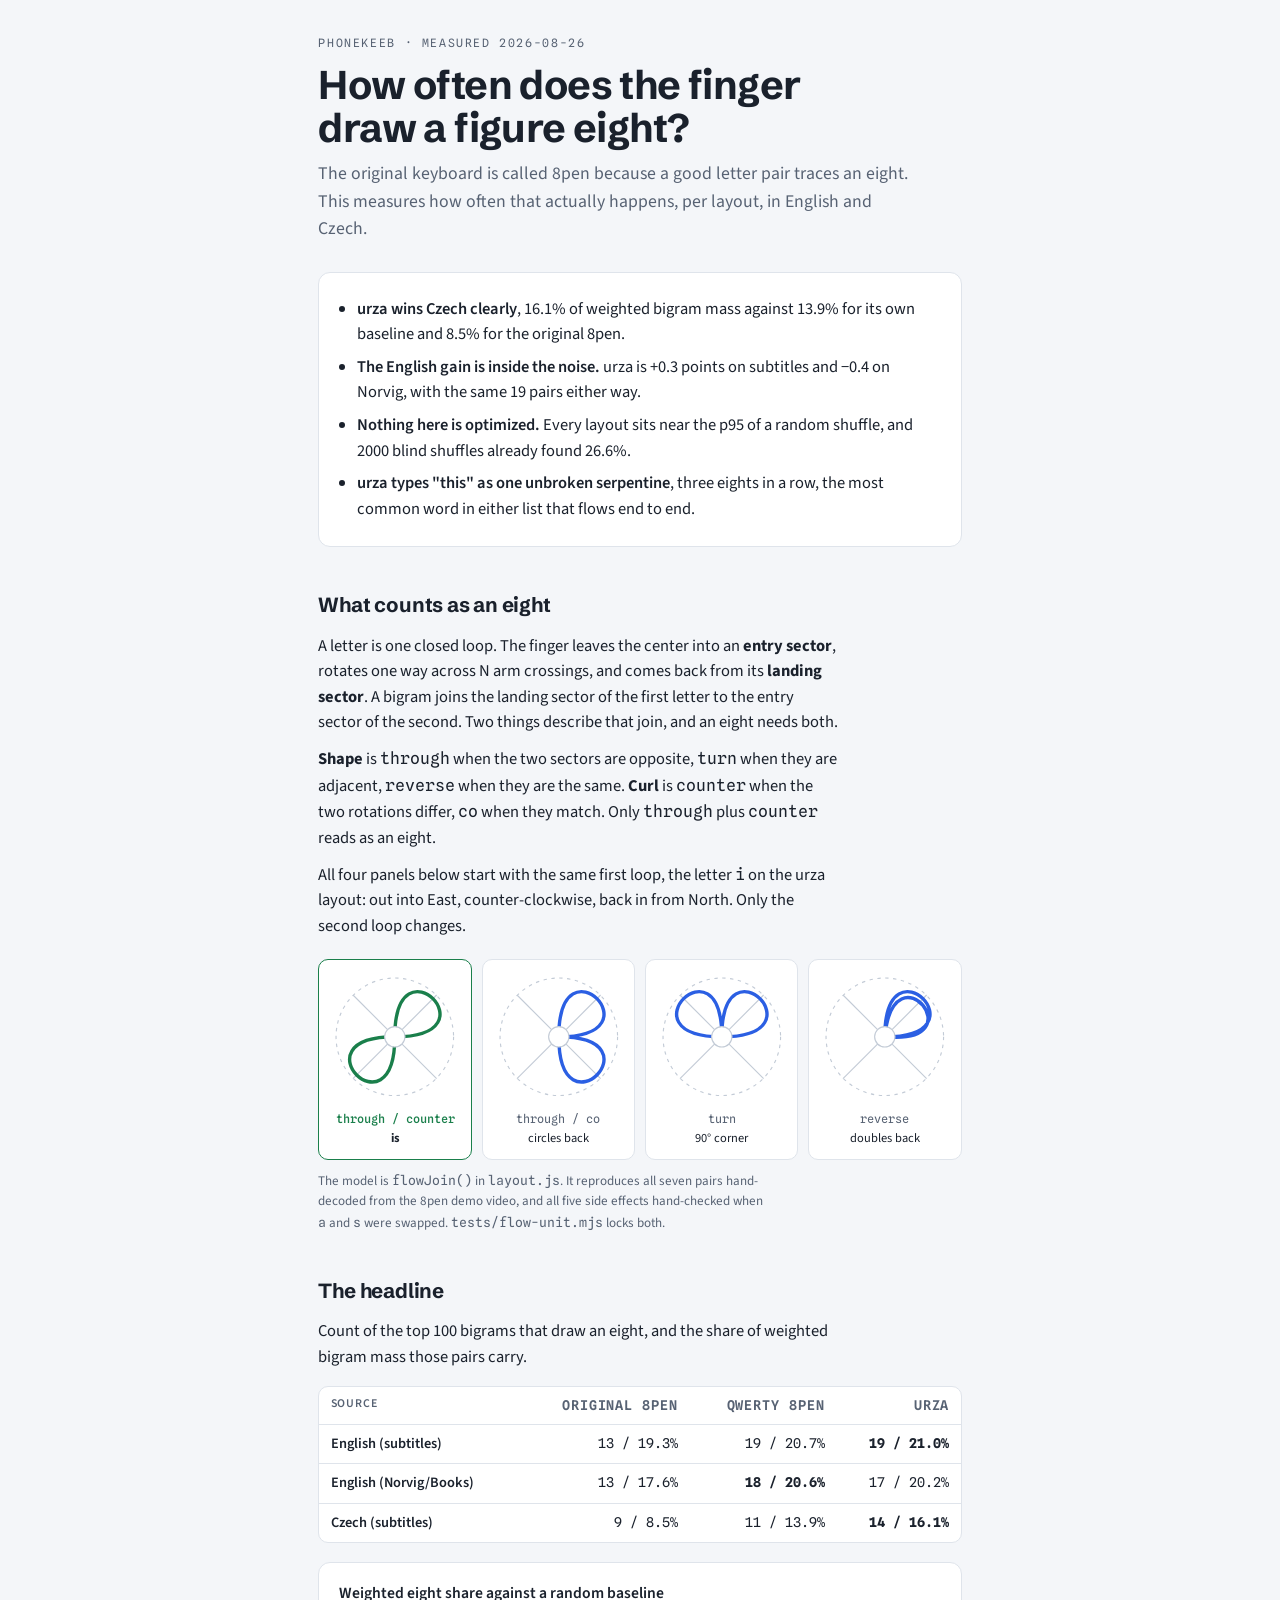
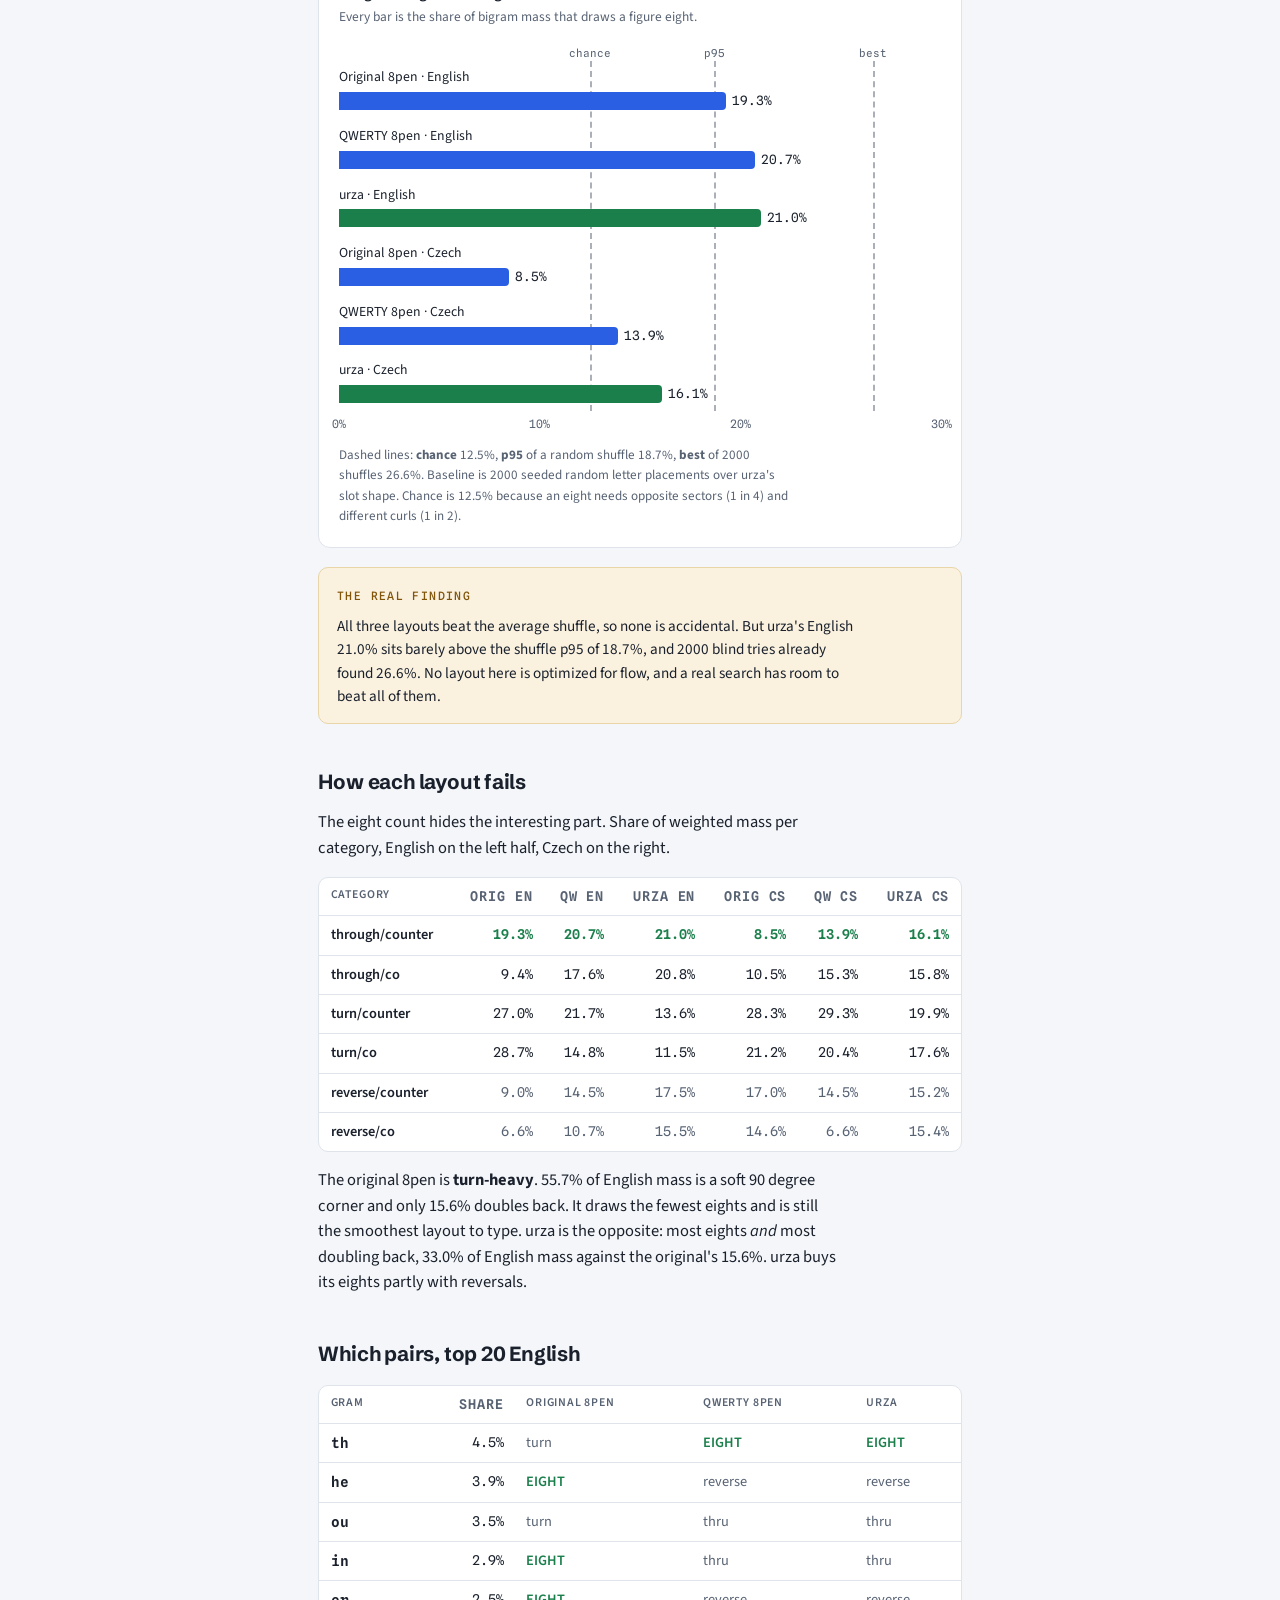
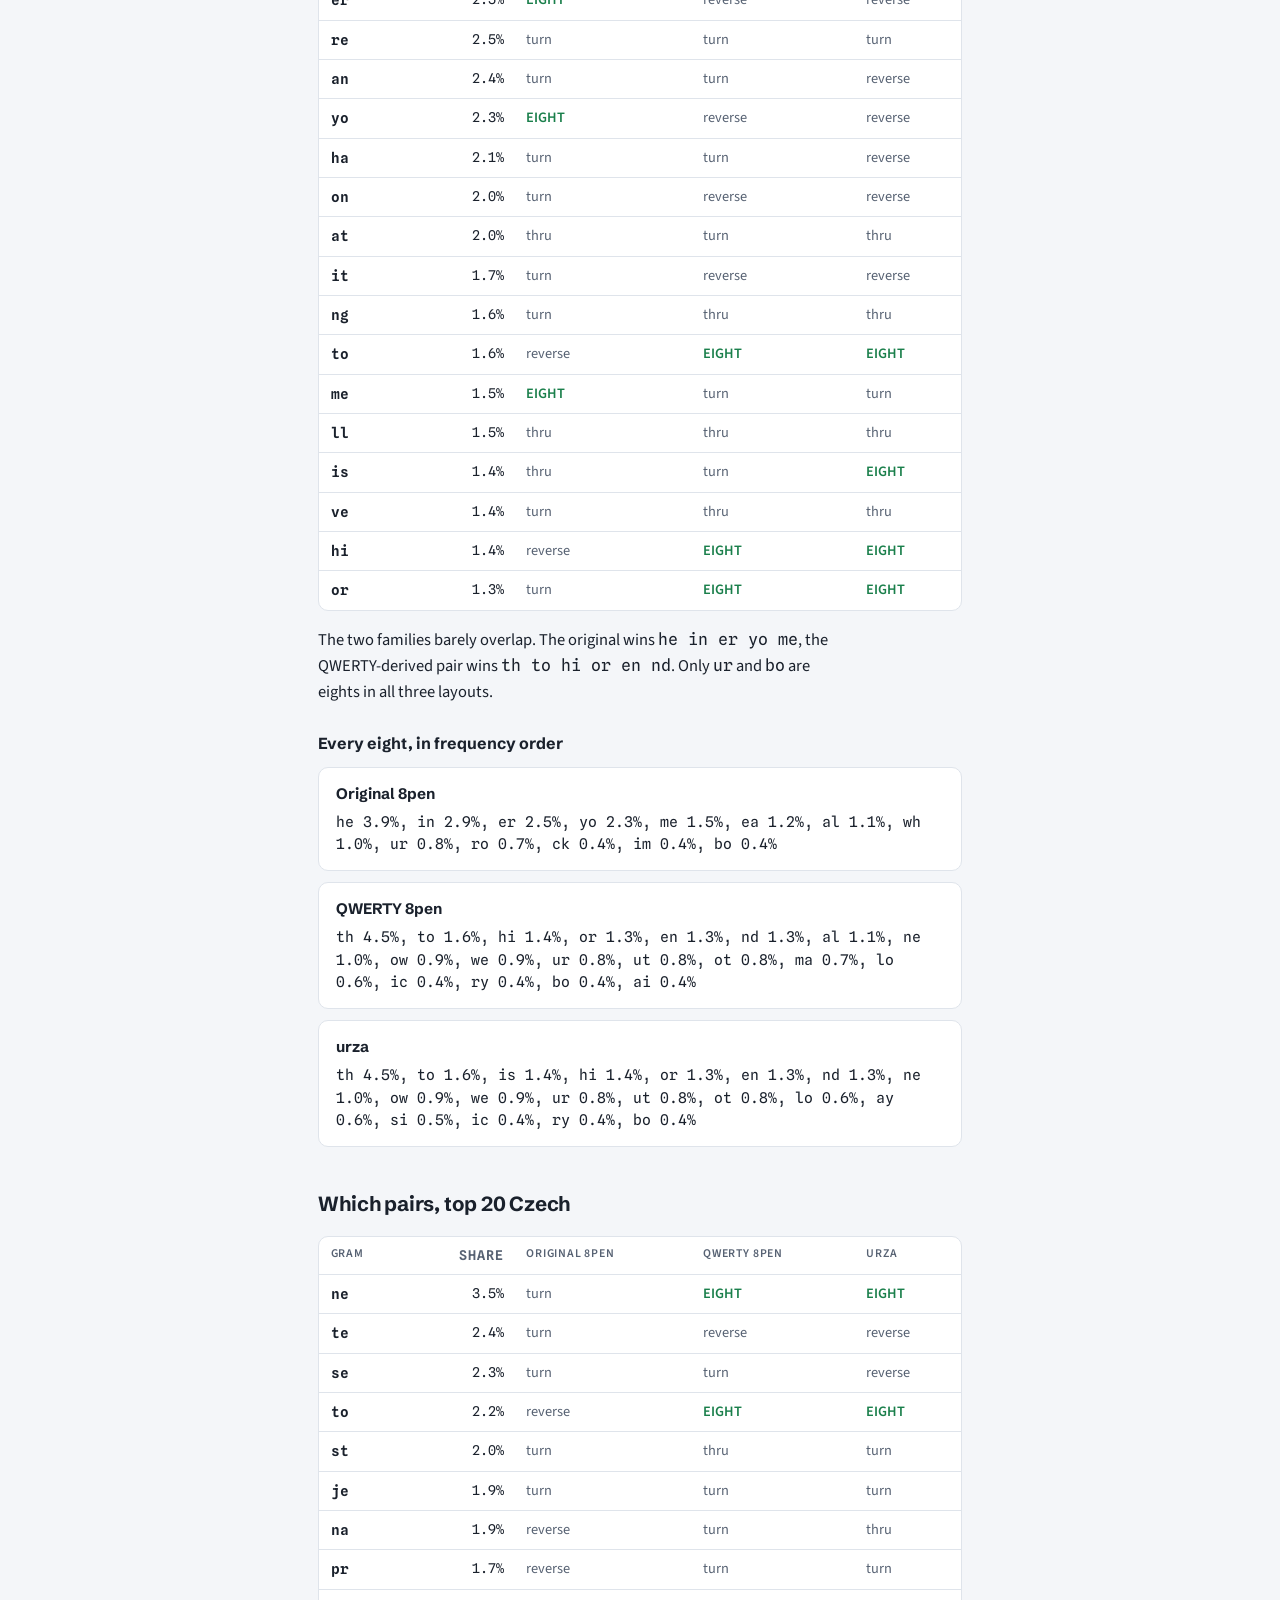
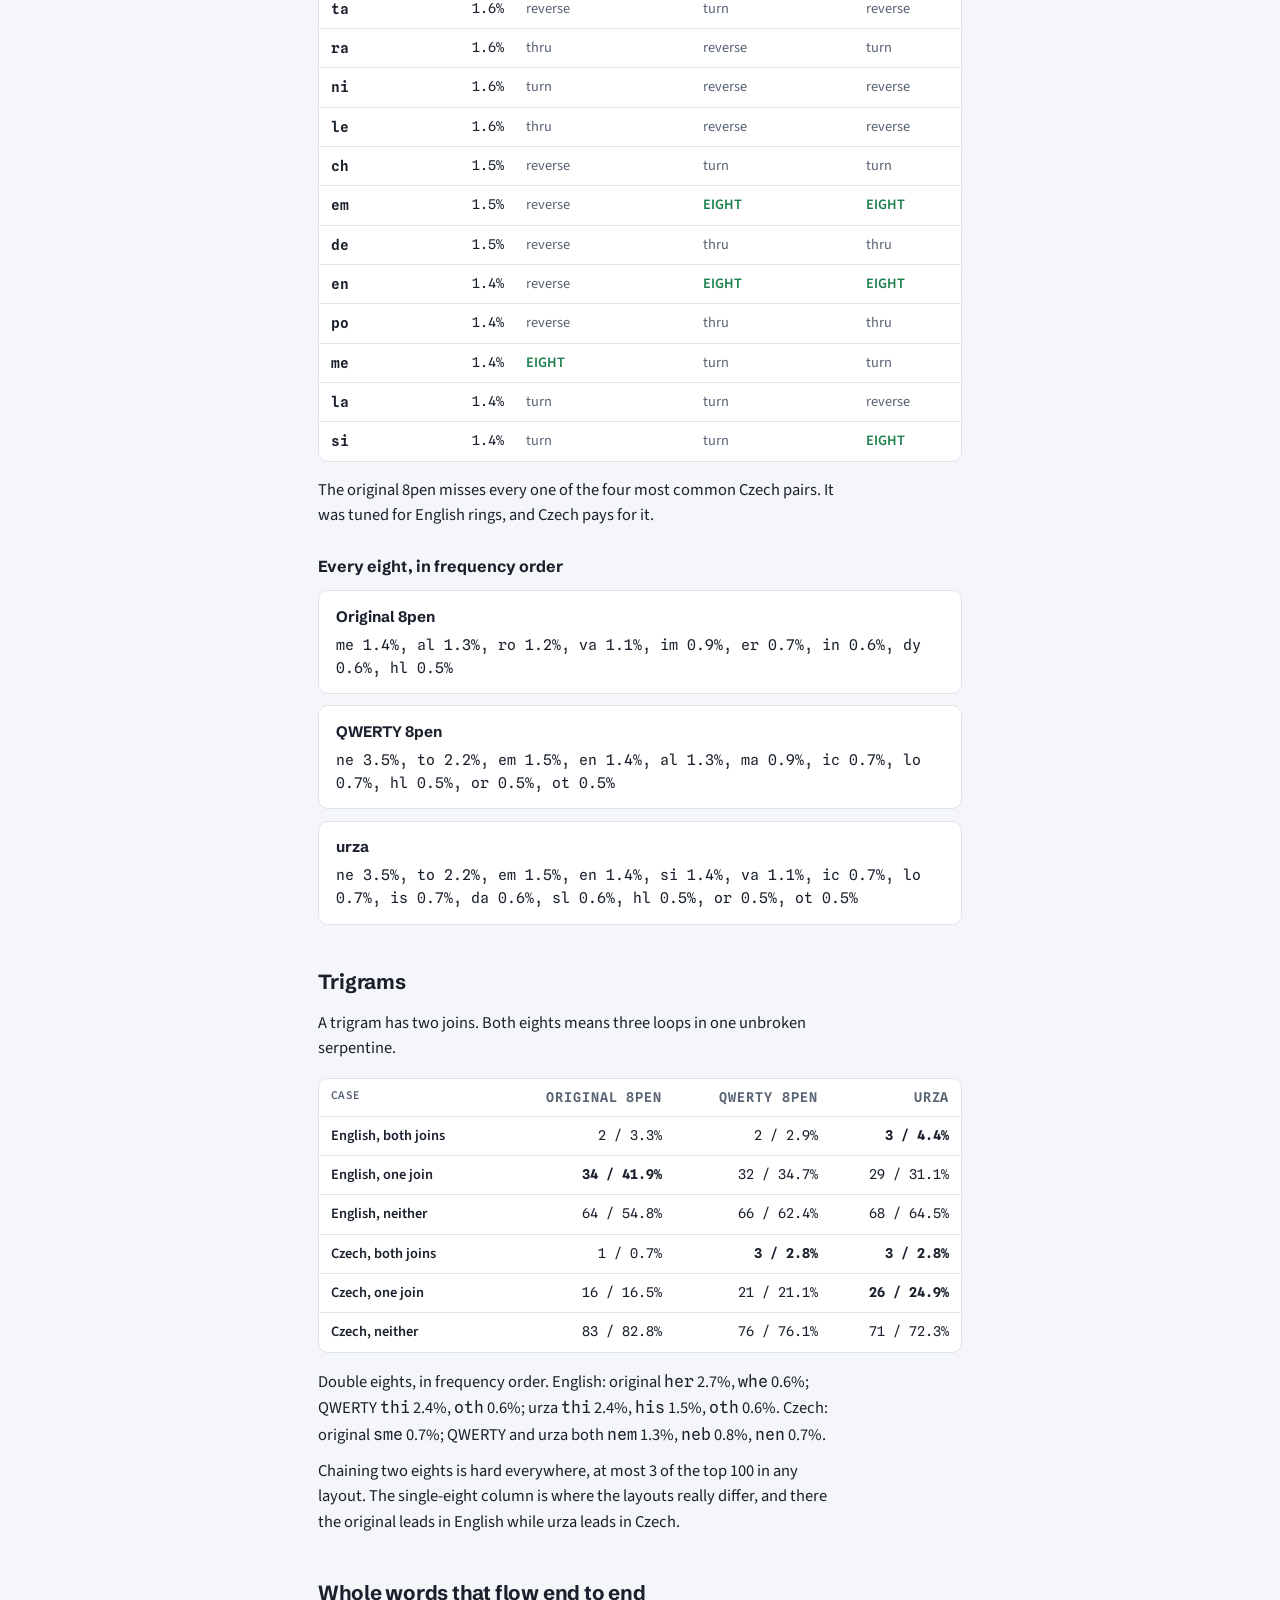
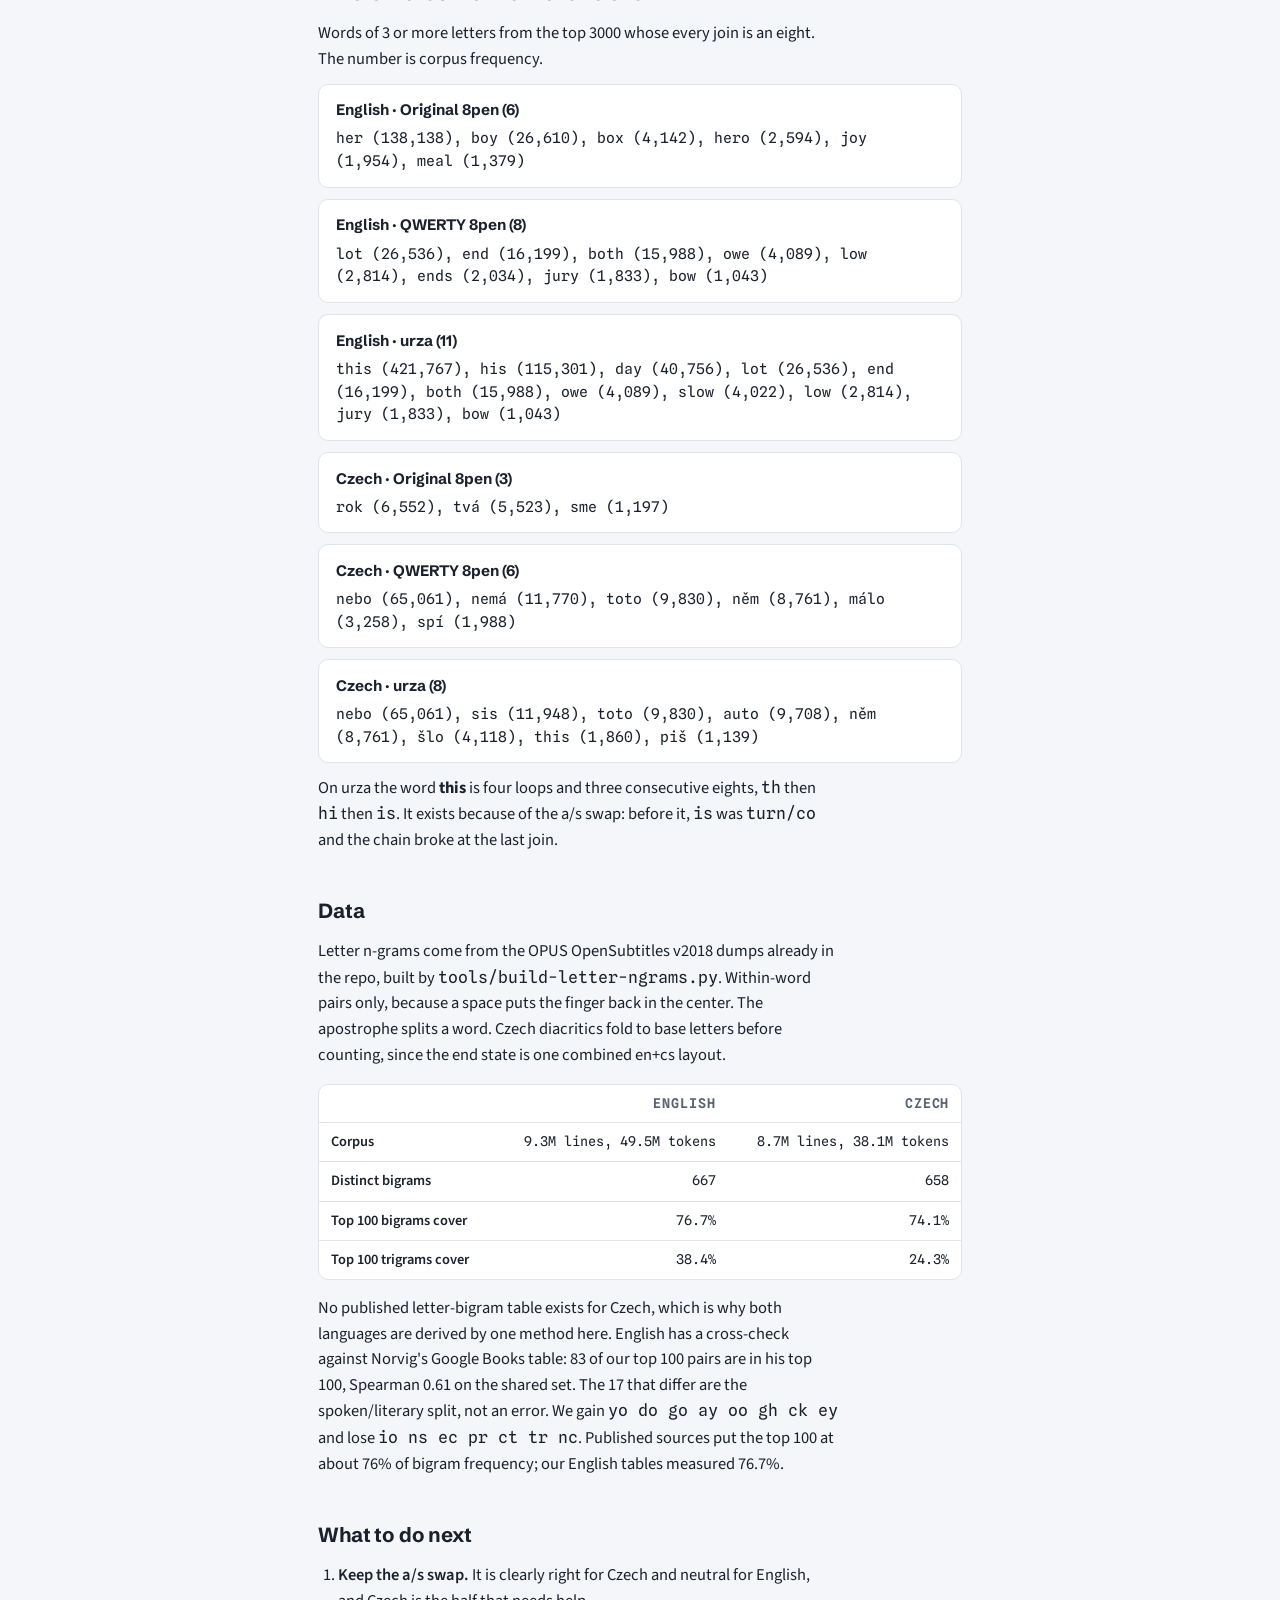
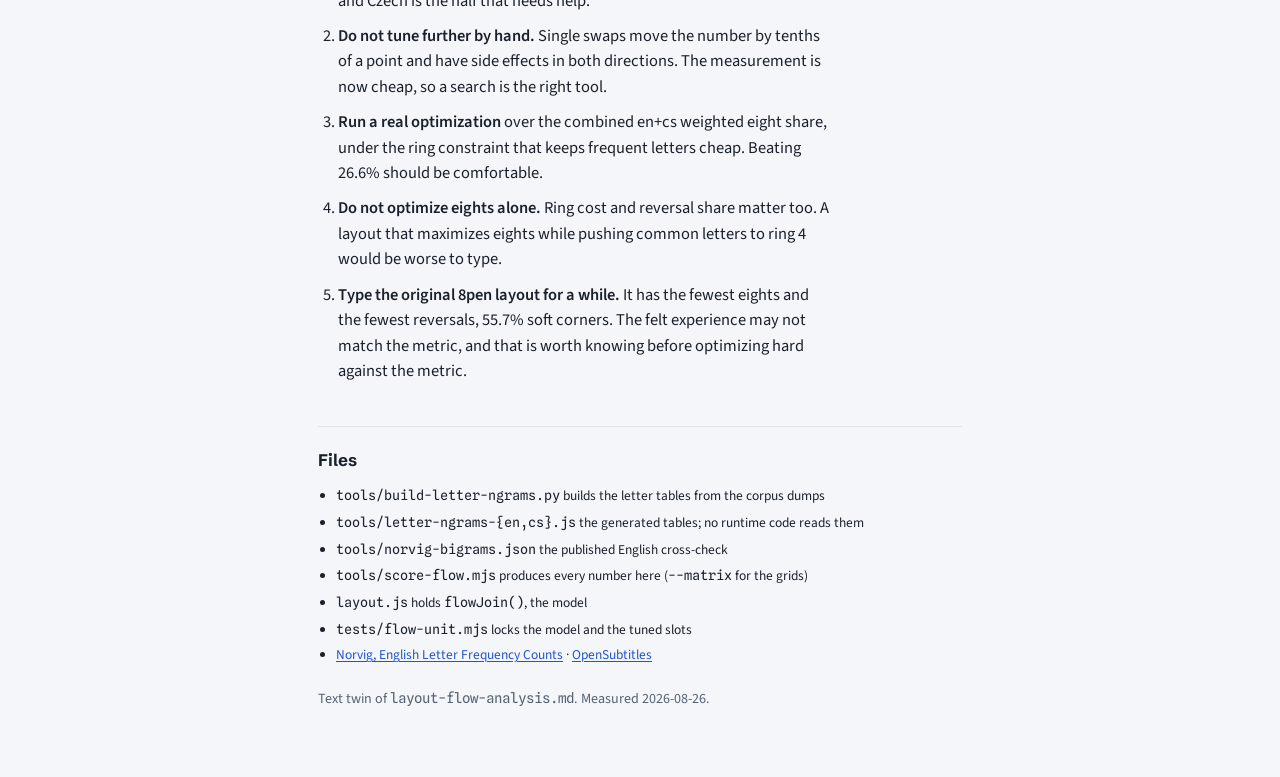
<file: layout-flow-analysis.html>
<!doctype html>
<html lang="en">
<head>
<meta charset="utf-8">
<meta name="viewport" content="width=device-width, initial-scale=1">
<meta name="color-scheme" content="light dark">
<title>Phonekeeb Layout Flow</title>
<link rel="stylesheet" href="https://fonts.googleapis.com/css2?family=Schibsted+Grotesk:wght@500;700&family=Source+Sans+3:wght@400;600&family=Spline+Sans+Mono:wght@400;500&display=swap">
<style>
  :root {
    --bg: #f4f6f9;
    --card: #ffffff;
    --ink: #1a212c;
    --muted: #576273;
    --line: #dfe4eb;
    --accent: #2b5fe3;      /* chart marks, validated on light surface */
    --link: #2154cf;
    --chip-bg: #eef1f6;
    --warn-ink: #815409;
    --warn-bg: #faf1df;
    --warn-line: #e8d5a8;
    --grid: #edf0f4;
    --good: #1a7f4b;        /* eight marks, validated on light surface */
    --arm: #c3cbd6;
  }
  @media (prefers-color-scheme: dark) {
    :root:not([data-theme="light"]) {
      --bg: #12151a; --card: #181d24; --ink: #e7eaf0; --muted: #98a2b1;
      --line: #2a313b; --accent: #5c86f5; --link: #93b0ff; --chip-bg: #232a33;
      --warn-ink: #e3b76c; --warn-bg: #251e0f; --warn-line: #4a3d1e;
      --grid: #202630; --good: #52c98a; --arm: #39424e;
    }
  }
  :root[data-theme="dark"] {
    --bg: #12151a; --card: #181d24; --ink: #e7eaf0; --muted: #98a2b1;
    --line: #2a313b; --accent: #5c86f5; --link: #93b0ff; --chip-bg: #232a33;
    --warn-ink: #e3b76c; --warn-bg: #251e0f; --warn-line: #4a3d1e;
    --grid: #202630; --good: #52c98a; --arm: #39424e;
  }
  * { box-sizing: border-box; }
  body {
    background: var(--bg); color: var(--ink);
    font-family: "Source Sans 3", "Segoe UI", system-ui, sans-serif;
    font-size: 1.03rem; line-height: 1.55; margin: 0;
  }
  .wrap { max-width: 42.5rem; margin: 0 auto; padding: 2.2rem 1.15rem 3.5rem; }
  .eyebrow {
    font-family: "Spline Sans Mono", "SFMono-Regular", Consolas, monospace;
    font-size: .72rem; letter-spacing: .14em; text-transform: uppercase;
    color: var(--muted); margin: 0 0 .6rem;
  }
  h1 {
    font-family: "Schibsted Grotesk", "Segoe UI", system-ui, sans-serif;
    font-size: clamp(1.9rem, 6vw, 2.5rem); font-weight: 700;
    letter-spacing: -.015em; line-height: 1.08; text-wrap: balance; margin: 0 0 .7rem;
  }
  .dek { font-size: 1.11rem; color: var(--muted); max-width: 34em; margin: 0 0 1.8rem; }
  h2 {
    font-family: "Schibsted Grotesk", "Segoe UI", system-ui, sans-serif;
    font-size: 1.28rem; font-weight: 700; letter-spacing: -.01em;
    text-wrap: balance; margin: 2.6rem 0 .8rem;
  }
  h3 { font-family: "Schibsted Grotesk", sans-serif; font-size: 1rem; margin: 1.6rem 0 .4rem; }
  p { margin: .65rem 0; max-width: 65ch; }
  a { color: var(--link); text-decoration-thickness: 1px; text-underline-offset: 2px; }
  .mono { font-family: "Spline Sans Mono", "SFMono-Regular", Consolas, monospace; }

  .tldr { background: var(--card); border: 1px solid var(--line); border-radius: 12px; padding: 1.05rem 1.25rem; margin: 1.6rem 0 0; }
  .tldr ul { margin: 0; padding-left: 1.1rem; }
  .tldr li { margin: .45rem 0; }
  .tldr b { font-weight: 600; }

  /* the four join shapes */
  .shapes { display: grid; grid-template-columns: repeat(4, 1fr); gap: .6rem; margin: 1.2rem 0 .4rem; }
  @media (max-width: 540px) { .shapes { grid-template-columns: repeat(2, 1fr); } }
  .shape { background: var(--card); border: 1px solid var(--line); border-radius: 10px; padding: .6rem .5rem .7rem; text-align: center; }
  .shape.win { border-color: var(--good); }
  .shape svg { width: 100%; height: auto; display: block; }
  .shape .nm { font-family: "Spline Sans Mono", monospace; font-size: .74rem; margin-top: .35rem; color: var(--muted); }
  .shape.win .nm { color: var(--good); font-weight: 500; }
  .shape .ex { font-size: .78rem; color: var(--ink); }

  .tablewrap { overflow-x: auto; border: 1px solid var(--line); border-radius: 10px; background: var(--card); margin: 1rem 0; }
  table { border-collapse: collapse; width: 100%; font-size: .9rem; }
  th, td { text-align: left; padding: .5rem .7rem; border-top: 1px solid var(--line); vertical-align: top; }
  thead th { border-top: 0; font-size: .74rem; text-transform: uppercase; letter-spacing: .07em; color: var(--muted); font-weight: 600; }
  td.num, th.num { text-align: right; font-family: "Spline Sans Mono", monospace; font-size: .84rem; font-variant-numeric: tabular-nums; white-space: nowrap; }
  td:first-child { font-weight: 600; }
  td.g { color: var(--good); font-weight: 600; }
  td.dim { color: var(--muted); }
  .win { font-weight: 700; }

  /* chart */
  .chart { background: var(--card); border: 1px solid var(--line); border-radius: 12px; padding: 1.1rem 1.2rem 1.3rem; margin: 1.2rem 0; }
  .chart-title { font-weight: 600; font-size: .98rem; margin: 0 0 .15rem; }
  .chart-sub { font-size: .84rem; color: var(--muted); margin: 0 0 1.1rem; }
  /* Room above the first bar for the reference tags. The three tags are
     kept to one short word each: at 390px the full labels overlapped. */
  .plot { position: relative; padding-top: 1.15rem; }
  .refline { position: absolute; top: .95rem; bottom: 1.5rem; width: 0; border-left: 2px dashed var(--muted); opacity: .5; }
  .reftag { position: absolute; top: 0; transform: translateX(-50%); font-family: "Spline Sans Mono", monospace; font-size: .68rem; color: var(--muted); white-space: nowrap; }
  .row { position: relative; margin: 0 0 .8rem; }
  /* Opaque backing so the dashed reference lines pass behind the text
     instead of striking through it. inline-block keeps the backing the
     width of the label, not the full row. */
  .row-label {
    font-size: .86rem; margin-bottom: .22rem;
    position: relative; z-index: 2; display: inline-block;
    background: var(--card); padding-right: .35rem;
  }
  .bar-track { position: relative; height: 18px; }
  .bar { position: absolute; left: 0; top: 0; height: 18px; background: var(--accent); border-radius: 0 4px 4px 0; }
  .bar.best { background: var(--good); }
  .bar-val { position: absolute; top: -1px; font-family: "Spline Sans Mono", monospace; font-size: .8rem; font-variant-numeric: tabular-nums; }
  .axis { position: relative; height: 1.2rem; margin-top: .3rem; }
  .axis span { position: absolute; transform: translateX(-50%); font-family: "Spline Sans Mono", monospace; font-size: .72rem; color: var(--muted); }
  .footnote { font-size: .82rem; color: var(--muted); margin: .6rem 0 0; }

  .warncard { background: var(--warn-bg); border: 1px solid var(--warn-line); border-radius: 10px; padding: .9rem 1.1rem; margin: 1.2rem 0; }
  .warncard .tag { font-family: "Spline Sans Mono", monospace; font-size: .72rem; letter-spacing: .12em; color: var(--warn-ink); font-weight: 500; }
  .warncard p { font-size: .95rem; margin: .4rem 0 0; }

  .words { background: var(--card); border: 1px solid var(--line); border-radius: 10px; padding: .85rem 1.05rem; margin: .7rem 0; }
  .words h3 { margin: 0 0 .35rem; font-size: .95rem; }
  .words p { font-size: .92rem; margin: 0; }
  .w { font-family: "Spline Sans Mono", monospace; }
  .w.hot { color: var(--good); font-weight: 500; }

  ol.plan { padding-left: 1.25rem; margin: .8rem 0; }
  ol.plan li { margin: .6rem 0; max-width: 62ch; }
  ol.plan b { font-weight: 600; }

  .sources { border-top: 1px solid var(--line); margin-top: 2.6rem; padding-top: 1.2rem; }
  .sources h2 { margin-top: 0; font-size: 1.05rem; }
  .sources ul { padding-left: 1.1rem; margin: .5rem 0 0; font-size: .84rem; }
  .sources li { margin: .3rem 0; }
  .repo-note { font-size: .88rem; color: var(--muted); margin-top: 1.3rem; }
</style>
</head>
<body>
<div class="wrap">

<p class="eyebrow">Phonekeeb · measured 2026-08-26</p>
<h1>How often does the finger draw a figure eight?</h1>
<p class="dek">The original keyboard is called 8pen because a good letter pair traces an eight. This measures how often that actually happens, per layout, in English and Czech.</p>

<div class="tldr">
  <ul>
    <li><b>urza wins Czech clearly</b>, 16.1% of weighted bigram mass against 13.9% for its own baseline and 8.5% for the original 8pen.</li>
    <li><b>The English gain is inside the noise.</b> urza is +0.3 points on subtitles and &minus;0.4 on Norvig, with the same 19 pairs either way.</li>
    <li><b>Nothing here is optimized.</b> Every layout sits near the p95 of a random shuffle, and 2000 blind shuffles already found 26.6%.</li>
    <li><b>urza types "this" as one unbroken serpentine</b>, three eights in a row, the most common word in either list that flows end to end.</li>
  </ul>
</div>

<h2>What counts as an eight</h2>

<p>A letter is one closed loop. The finger leaves the center into an <b>entry sector</b>, rotates one way across N arm crossings, and comes back from its <b>landing sector</b>. A bigram joins the landing sector of the first letter to the entry sector of the second. Two things describe that join, and an eight needs both.</p>

<p><b>Shape</b> is <span class="mono">through</span> when the two sectors are opposite, <span class="mono">turn</span> when they are adjacent, <span class="mono">reverse</span> when they are the same. <b>Curl</b> is <span class="mono">counter</span> when the two rotations differ, <span class="mono">co</span> when they match. Only <span class="mono">through</span> plus <span class="mono">counter</span> reads as an eight.</p>

<p>All four panels below start with the same first loop, the letter <span class="mono">i</span> on the urza layout: out into East, counter-clockwise, back in from North. Only the second loop changes.</p>

<div class="shapes">
  <div class="shape win">
    <svg viewBox="0 0 120 120" role="img" aria-label="Figure eight: two loops on opposite sides crossing at the center">
      <circle cx="60" cy="60" r="52" fill="none" stroke="var(--arm)" stroke-width="1" stroke-dasharray="3 4"/>
      <g stroke="var(--arm)" stroke-width="1">
        <line x1="60" y1="60" x2="97" y2="97"/><line x1="60" y1="60" x2="23" y2="97"/>
        <line x1="60" y1="60" x2="23" y2="23"/><line x1="60" y1="60" x2="97" y2="23"/>
      </g>
      <path d="M60,60 C150,60 60,-30 60,60 C60,150 -30,60 60,60" fill="none" stroke="var(--good)" stroke-width="3" stroke-linecap="round"/>
      <circle cx="60" cy="60" r="9" fill="var(--card)" stroke="var(--arm)" stroke-width="1"/>
    </svg>
    <div class="nm">through / counter</div>
    <div class="ex">is</div>
  </div>
  <div class="shape">
    <svg viewBox="0 0 120 120" role="img" aria-label="Through but same curl: both loops fall on the same side and retrace">
      <circle cx="60" cy="60" r="52" fill="none" stroke="var(--arm)" stroke-width="1" stroke-dasharray="3 4"/>
      <g stroke="var(--arm)" stroke-width="1">
        <line x1="60" y1="60" x2="97" y2="97"/><line x1="60" y1="60" x2="23" y2="97"/>
        <line x1="60" y1="60" x2="23" y2="23"/><line x1="60" y1="60" x2="97" y2="23"/>
      </g>
      <path d="M60,60 C150,60 60,-30 60,60 C60,150 150,60 60,60" fill="none" stroke="var(--accent)" stroke-width="3" stroke-linecap="round"/>
      <circle cx="60" cy="60" r="9" fill="var(--card)" stroke="var(--arm)" stroke-width="1"/>
    </svg>
    <div class="nm">through / co</div>
    <div class="ex">circles back</div>
  </div>
  <div class="shape">
    <svg viewBox="0 0 120 120" role="img" aria-label="Turn: a ninety degree corner at the center">
      <circle cx="60" cy="60" r="52" fill="none" stroke="var(--arm)" stroke-width="1" stroke-dasharray="3 4"/>
      <g stroke="var(--arm)" stroke-width="1">
        <line x1="60" y1="60" x2="97" y2="97"/><line x1="60" y1="60" x2="23" y2="97"/>
        <line x1="60" y1="60" x2="23" y2="23"/><line x1="60" y1="60" x2="97" y2="23"/>
      </g>
      <path d="M60,60 C150,60 60,-30 60,60 C-30,60 60,-30 60,60" fill="none" stroke="var(--accent)" stroke-width="3" stroke-linecap="round"/>
      <circle cx="60" cy="60" r="9" fill="var(--card)" stroke="var(--arm)" stroke-width="1"/>
    </svg>
    <div class="nm">turn</div>
    <div class="ex">90&deg; corner</div>
  </div>
  <div class="shape">
    <svg viewBox="0 0 120 120" role="img" aria-label="Reverse: the stroke doubles back over the loop it just drew">
      <circle cx="60" cy="60" r="52" fill="none" stroke="var(--arm)" stroke-width="1" stroke-dasharray="3 4"/>
      <g stroke="var(--arm)" stroke-width="1">
        <line x1="60" y1="60" x2="97" y2="97"/><line x1="60" y1="60" x2="23" y2="97"/>
        <line x1="60" y1="60" x2="23" y2="23"/><line x1="60" y1="60" x2="97" y2="23"/>
      </g>
      <!-- The return loop retraces the outbound one exactly, so drawn on
           the same control points it hides underneath and the panel looks
           half-empty. The control points are nudged ~8px to open a narrow
           lens: two visible passes over one path, which is the point. -->
      <path d="M60,60 C150,60 60,-30 60,60 C68,-22 142,68 60,60" fill="none" stroke="var(--accent)" stroke-width="3" stroke-linecap="round"/>
      <circle cx="60" cy="60" r="9" fill="var(--card)" stroke="var(--arm)" stroke-width="1"/>
    </svg>
    <div class="nm">reverse</div>
    <div class="ex">doubles back</div>
  </div>
</div>
<p class="footnote">The model is <span class="mono">flowJoin()</span> in <span class="mono">layout.js</span>. It reproduces all seven pairs hand-decoded from the 8pen demo video, and all five side effects hand-checked when <span class="mono">a</span> and <span class="mono">s</span> were swapped. <span class="mono">tests/flow-unit.mjs</span> locks both.</p>

<h2>The headline</h2>

<p>Count of the top 100 bigrams that draw an eight, and the share of weighted bigram mass those pairs carry.</p>

<div class="tablewrap">
<table>
  <thead><tr><th>Source</th><th class="num">Original 8pen</th><th class="num">QWERTY 8pen</th><th class="num">urza</th></tr></thead>
  <tbody>
    <tr><td>English (subtitles)</td><td class="num">13 / 19.3%</td><td class="num">19 / 20.7%</td><td class="num win">19 / 21.0%</td></tr>
    <tr><td>English (Norvig/Books)</td><td class="num">13 / 17.6%</td><td class="num win">18 / 20.6%</td><td class="num">17 / 20.2%</td></tr>
    <tr><td>Czech (subtitles)</td><td class="num">9 / 8.5%</td><td class="num">11 / 13.9%</td><td class="num win">14 / 16.1%</td></tr>
  </tbody>
</table>
</div>

<div class="chart">
  <p class="chart-title">Weighted eight share against a random baseline</p>
  <p class="chart-sub">Every bar is the share of bigram mass that draws a figure eight.</p>
  <div class="plot">
    <div class="refline" style="left:41.7%"></div><div class="reftag" style="left:41.7%">chance</div>
    <div class="refline" style="left:62.3%"></div><div class="reftag" style="left:62.3%">p95</div>
    <div class="refline" style="left:88.7%"></div><div class="reftag" style="left:88.7%">best</div>

    <div class="row"><div class="row-label">Original 8pen &middot; English</div>
      <div class="bar-track"><div class="bar" style="width:64.3%"></div><div class="bar-val" style="left:calc(64.3% + 6px)">19.3%</div></div></div>
    <div class="row"><div class="row-label">QWERTY 8pen &middot; English</div>
      <div class="bar-track"><div class="bar" style="width:69.0%"></div><div class="bar-val" style="left:calc(69.0% + 6px)">20.7%</div></div></div>
    <div class="row"><div class="row-label">urza &middot; English</div>
      <div class="bar-track"><div class="bar best" style="width:70.0%"></div><div class="bar-val" style="left:calc(70.0% + 6px)">21.0%</div></div></div>
    <div class="row"><div class="row-label">Original 8pen &middot; Czech</div>
      <div class="bar-track"><div class="bar" style="width:28.3%"></div><div class="bar-val" style="left:calc(28.3% + 6px)">8.5%</div></div></div>
    <div class="row"><div class="row-label">QWERTY 8pen &middot; Czech</div>
      <div class="bar-track"><div class="bar" style="width:46.3%"></div><div class="bar-val" style="left:calc(46.3% + 6px)">13.9%</div></div></div>
    <div class="row"><div class="row-label">urza &middot; Czech</div>
      <div class="bar-track"><div class="bar best" style="width:53.7%"></div><div class="bar-val" style="left:calc(53.7% + 6px)">16.1%</div></div></div>

    <div class="axis"><span style="left:0">0%</span><span style="left:33.3%">10%</span><span style="left:66.7%">20%</span><span style="left:100%">30%</span></div>
  </div>
  <p class="footnote">Dashed lines: <b>chance</b> 12.5%, <b>p95</b> of a random shuffle 18.7%, <b>best</b> of 2000 shuffles 26.6%. Baseline is 2000 seeded random letter placements over urza's slot shape. Chance is 12.5% because an eight needs opposite sectors (1 in 4) and different curls (1 in 2).</p>
</div>

<div class="warncard">
  <span class="tag">THE REAL FINDING</span>
  <p>All three layouts beat the average shuffle, so none is accidental. But urza's English 21.0% sits barely above the shuffle p95 of 18.7%, and 2000 blind tries already found 26.6%. No layout here is optimized for flow, and a real search has room to beat all of them.</p>
</div>

<h2>How each layout fails</h2>

<p>The eight count hides the interesting part. Share of weighted mass per category, English on the left half, Czech on the right.</p>

<div class="tablewrap">
<table>
  <thead><tr><th>Category</th><th class="num">Orig en</th><th class="num">QW en</th><th class="num">urza en</th><th class="num">Orig cs</th><th class="num">QW cs</th><th class="num">urza cs</th></tr></thead>
  <tbody>
    <tr><td>through/counter</td><td class="num g">19.3%</td><td class="num g">20.7%</td><td class="num g">21.0%</td><td class="num g">8.5%</td><td class="num g">13.9%</td><td class="num g">16.1%</td></tr>
    <tr><td>through/co</td><td class="num">9.4%</td><td class="num">17.6%</td><td class="num">20.8%</td><td class="num">10.5%</td><td class="num">15.3%</td><td class="num">15.8%</td></tr>
    <tr><td>turn/counter</td><td class="num">27.0%</td><td class="num">21.7%</td><td class="num">13.6%</td><td class="num">28.3%</td><td class="num">29.3%</td><td class="num">19.9%</td></tr>
    <tr><td>turn/co</td><td class="num">28.7%</td><td class="num">14.8%</td><td class="num">11.5%</td><td class="num">21.2%</td><td class="num">20.4%</td><td class="num">17.6%</td></tr>
    <tr><td>reverse/counter</td><td class="num dim">9.0%</td><td class="num dim">14.5%</td><td class="num dim">17.5%</td><td class="num dim">17.0%</td><td class="num dim">14.5%</td><td class="num dim">15.2%</td></tr>
    <tr><td>reverse/co</td><td class="num dim">6.6%</td><td class="num dim">10.7%</td><td class="num dim">15.5%</td><td class="num dim">14.6%</td><td class="num dim">6.6%</td><td class="num dim">15.4%</td></tr>
  </tbody>
</table>
</div>

<p>The original 8pen is <b>turn-heavy</b>. 55.7% of English mass is a soft 90 degree corner and only 15.6% doubles back. It draws the fewest eights and is still the smoothest layout to type. urza is the opposite: most eights <em>and</em> most doubling back, 33.0% of English mass against the original's 15.6%. urza buys its eights partly with reversals.</p>

<h2>Which pairs, top 20 English</h2>

<div class="tablewrap">
<table>
  <thead><tr><th>Gram</th><th class="num">Share</th><th>Original 8pen</th><th>QWERTY 8pen</th><th>urza</th></tr></thead>
  <tbody>
    <tr><td class="w">th</td><td class="num">4.5%</td><td class="dim">turn</td><td class="g">EIGHT</td><td class="g">EIGHT</td></tr>
    <tr><td class="w">he</td><td class="num">3.9%</td><td class="g">EIGHT</td><td class="dim">reverse</td><td class="dim">reverse</td></tr>
    <tr><td class="w">ou</td><td class="num">3.5%</td><td class="dim">turn</td><td class="dim">thru</td><td class="dim">thru</td></tr>
    <tr><td class="w">in</td><td class="num">2.9%</td><td class="g">EIGHT</td><td class="dim">thru</td><td class="dim">thru</td></tr>
    <tr><td class="w">er</td><td class="num">2.5%</td><td class="g">EIGHT</td><td class="dim">reverse</td><td class="dim">reverse</td></tr>
    <tr><td class="w">re</td><td class="num">2.5%</td><td class="dim">turn</td><td class="dim">turn</td><td class="dim">turn</td></tr>
    <tr><td class="w">an</td><td class="num">2.4%</td><td class="dim">turn</td><td class="dim">turn</td><td class="dim">reverse</td></tr>
    <tr><td class="w">yo</td><td class="num">2.3%</td><td class="g">EIGHT</td><td class="dim">reverse</td><td class="dim">reverse</td></tr>
    <tr><td class="w">ha</td><td class="num">2.1%</td><td class="dim">turn</td><td class="dim">turn</td><td class="dim">reverse</td></tr>
    <tr><td class="w">on</td><td class="num">2.0%</td><td class="dim">turn</td><td class="dim">reverse</td><td class="dim">reverse</td></tr>
    <tr><td class="w">at</td><td class="num">2.0%</td><td class="dim">thru</td><td class="dim">turn</td><td class="dim">thru</td></tr>
    <tr><td class="w">it</td><td class="num">1.7%</td><td class="dim">turn</td><td class="dim">reverse</td><td class="dim">reverse</td></tr>
    <tr><td class="w">ng</td><td class="num">1.6%</td><td class="dim">turn</td><td class="dim">thru</td><td class="dim">thru</td></tr>
    <tr><td class="w">to</td><td class="num">1.6%</td><td class="dim">reverse</td><td class="g">EIGHT</td><td class="g">EIGHT</td></tr>
    <tr><td class="w">me</td><td class="num">1.5%</td><td class="g">EIGHT</td><td class="dim">turn</td><td class="dim">turn</td></tr>
    <tr><td class="w">ll</td><td class="num">1.5%</td><td class="dim">thru</td><td class="dim">thru</td><td class="dim">thru</td></tr>
    <tr><td class="w">is</td><td class="num">1.4%</td><td class="dim">thru</td><td class="dim">turn</td><td class="g">EIGHT</td></tr>
    <tr><td class="w">ve</td><td class="num">1.4%</td><td class="dim">turn</td><td class="dim">thru</td><td class="dim">thru</td></tr>
    <tr><td class="w">hi</td><td class="num">1.4%</td><td class="dim">reverse</td><td class="g">EIGHT</td><td class="g">EIGHT</td></tr>
    <tr><td class="w">or</td><td class="num">1.3%</td><td class="dim">turn</td><td class="g">EIGHT</td><td class="g">EIGHT</td></tr>
  </tbody>
</table>
</div>

<p>The two families barely overlap. The original wins <span class="mono">he in er yo me</span>, the QWERTY-derived pair wins <span class="mono">th to hi or en nd</span>. Only <span class="mono">ur</span> and <span class="mono">bo</span> are eights in all three layouts.</p>

<h3>Every eight, in frequency order</h3>
<div class="words"><h3>Original 8pen</h3><p class="w">he 3.9%, in 2.9%, er 2.5%, yo 2.3%, me 1.5%, ea 1.2%, al 1.1%, wh 1.0%, ur 0.8%, ro 0.7%, ck 0.4%, im 0.4%, bo 0.4%</p></div>
<div class="words"><h3>QWERTY 8pen</h3><p class="w">th 4.5%, to 1.6%, hi 1.4%, or 1.3%, en 1.3%, nd 1.3%, al 1.1%, ne 1.0%, ow 0.9%, we 0.9%, ur 0.8%, ut 0.8%, ot 0.8%, ma 0.7%, lo 0.6%, ic 0.4%, ry 0.4%, bo 0.4%, ai 0.4%</p></div>
<div class="words"><h3>urza</h3><p class="w">th 4.5%, to 1.6%, <span class="hot">is 1.4%</span>, hi 1.4%, or 1.3%, en 1.3%, nd 1.3%, ne 1.0%, ow 0.9%, we 0.9%, ur 0.8%, ut 0.8%, ot 0.8%, lo 0.6%, ay 0.6%, si 0.5%, ic 0.4%, ry 0.4%, bo 0.4%</p></div>

<h2>Which pairs, top 20 Czech</h2>

<div class="tablewrap">
<table>
  <thead><tr><th>Gram</th><th class="num">Share</th><th>Original 8pen</th><th>QWERTY 8pen</th><th>urza</th></tr></thead>
  <tbody>
    <tr><td class="w">ne</td><td class="num">3.5%</td><td class="dim">turn</td><td class="g">EIGHT</td><td class="g">EIGHT</td></tr>
    <tr><td class="w">te</td><td class="num">2.4%</td><td class="dim">turn</td><td class="dim">reverse</td><td class="dim">reverse</td></tr>
    <tr><td class="w">se</td><td class="num">2.3%</td><td class="dim">turn</td><td class="dim">turn</td><td class="dim">reverse</td></tr>
    <tr><td class="w">to</td><td class="num">2.2%</td><td class="dim">reverse</td><td class="g">EIGHT</td><td class="g">EIGHT</td></tr>
    <tr><td class="w">st</td><td class="num">2.0%</td><td class="dim">turn</td><td class="dim">thru</td><td class="dim">turn</td></tr>
    <tr><td class="w">je</td><td class="num">1.9%</td><td class="dim">turn</td><td class="dim">turn</td><td class="dim">turn</td></tr>
    <tr><td class="w">na</td><td class="num">1.9%</td><td class="dim">reverse</td><td class="dim">turn</td><td class="dim">thru</td></tr>
    <tr><td class="w">pr</td><td class="num">1.7%</td><td class="dim">reverse</td><td class="dim">turn</td><td class="dim">turn</td></tr>
    <tr><td class="w">ta</td><td class="num">1.6%</td><td class="dim">reverse</td><td class="dim">turn</td><td class="dim">reverse</td></tr>
    <tr><td class="w">ra</td><td class="num">1.6%</td><td class="dim">thru</td><td class="dim">reverse</td><td class="dim">turn</td></tr>
    <tr><td class="w">ni</td><td class="num">1.6%</td><td class="dim">turn</td><td class="dim">reverse</td><td class="dim">reverse</td></tr>
    <tr><td class="w">le</td><td class="num">1.6%</td><td class="dim">thru</td><td class="dim">reverse</td><td class="dim">reverse</td></tr>
    <tr><td class="w">ch</td><td class="num">1.5%</td><td class="dim">reverse</td><td class="dim">turn</td><td class="dim">turn</td></tr>
    <tr><td class="w">em</td><td class="num">1.5%</td><td class="dim">reverse</td><td class="g">EIGHT</td><td class="g">EIGHT</td></tr>
    <tr><td class="w">de</td><td class="num">1.5%</td><td class="dim">reverse</td><td class="dim">thru</td><td class="dim">thru</td></tr>
    <tr><td class="w">en</td><td class="num">1.4%</td><td class="dim">reverse</td><td class="g">EIGHT</td><td class="g">EIGHT</td></tr>
    <tr><td class="w">po</td><td class="num">1.4%</td><td class="dim">reverse</td><td class="dim">thru</td><td class="dim">thru</td></tr>
    <tr><td class="w">me</td><td class="num">1.4%</td><td class="g">EIGHT</td><td class="dim">turn</td><td class="dim">turn</td></tr>
    <tr><td class="w">la</td><td class="num">1.4%</td><td class="dim">turn</td><td class="dim">turn</td><td class="dim">reverse</td></tr>
    <tr><td class="w">si</td><td class="num">1.4%</td><td class="dim">turn</td><td class="dim">turn</td><td class="g">EIGHT</td></tr>
  </tbody>
</table>
</div>

<p>The original 8pen misses every one of the four most common Czech pairs. It was tuned for English rings, and Czech pays for it.</p>

<h3>Every eight, in frequency order</h3>
<div class="words"><h3>Original 8pen</h3><p class="w">me 1.4%, al 1.3%, ro 1.2%, va 1.1%, im 0.9%, er 0.7%, in 0.6%, dy 0.6%, hl 0.5%</p></div>
<div class="words"><h3>QWERTY 8pen</h3><p class="w">ne 3.5%, to 2.2%, em 1.5%, en 1.4%, al 1.3%, ma 0.9%, ic 0.7%, lo 0.7%, hl 0.5%, or 0.5%, ot 0.5%</p></div>
<div class="words"><h3>urza</h3><p class="w">ne 3.5%, to 2.2%, em 1.5%, en 1.4%, si 1.4%, va 1.1%, ic 0.7%, lo 0.7%, is 0.7%, da 0.6%, sl 0.6%, hl 0.5%, or 0.5%, ot 0.5%</p></div>

<h2>Trigrams</h2>

<p>A trigram has two joins. Both eights means three loops in one unbroken serpentine.</p>

<div class="tablewrap">
<table>
  <thead><tr><th>Case</th><th class="num">Original 8pen</th><th class="num">QWERTY 8pen</th><th class="num">urza</th></tr></thead>
  <tbody>
    <tr><td>English, both joins</td><td class="num">2 / 3.3%</td><td class="num">2 / 2.9%</td><td class="num win">3 / 4.4%</td></tr>
    <tr><td>English, one join</td><td class="num win">34 / 41.9%</td><td class="num">32 / 34.7%</td><td class="num">29 / 31.1%</td></tr>
    <tr><td>English, neither</td><td class="num">64 / 54.8%</td><td class="num">66 / 62.4%</td><td class="num">68 / 64.5%</td></tr>
    <tr><td>Czech, both joins</td><td class="num">1 / 0.7%</td><td class="num win">3 / 2.8%</td><td class="num win">3 / 2.8%</td></tr>
    <tr><td>Czech, one join</td><td class="num">16 / 16.5%</td><td class="num">21 / 21.1%</td><td class="num win">26 / 24.9%</td></tr>
    <tr><td>Czech, neither</td><td class="num">83 / 82.8%</td><td class="num">76 / 76.1%</td><td class="num">71 / 72.3%</td></tr>
  </tbody>
</table>
</div>

<p>Double eights, in frequency order. English: original <span class="mono">her</span> 2.7%, <span class="mono">whe</span> 0.6%; QWERTY <span class="mono">thi</span> 2.4%, <span class="mono">oth</span> 0.6%; urza <span class="mono">thi</span> 2.4%, <span class="mono">his</span> 1.5%, <span class="mono">oth</span> 0.6%. Czech: original <span class="mono">sme</span> 0.7%; QWERTY and urza both <span class="mono">nem</span> 1.3%, <span class="mono">neb</span> 0.8%, <span class="mono">nen</span> 0.7%.</p>

<p>Chaining two eights is hard everywhere, at most 3 of the top 100 in any layout. The single-eight column is where the layouts really differ, and there the original leads in English while urza leads in Czech.</p>

<h2>Whole words that flow end to end</h2>

<p>Words of 3 or more letters from the top 3000 whose every join is an eight. The number is corpus frequency.</p>

<div class="words"><h3>English &middot; Original 8pen (6)</h3><p class="w">her (138,138), boy (26,610), box (4,142), hero (2,594), joy (1,954), meal (1,379)</p></div>
<div class="words"><h3>English &middot; QWERTY 8pen (8)</h3><p class="w">lot (26,536), end (16,199), both (15,988), owe (4,089), low (2,814), ends (2,034), jury (1,833), bow (1,043)</p></div>
<div class="words"><h3>English &middot; urza (11)</h3><p class="w"><span class="hot">this (421,767)</span>, his (115,301), day (40,756), lot (26,536), end (16,199), both (15,988), owe (4,089), slow (4,022), low (2,814), jury (1,833), bow (1,043)</p></div>
<div class="words"><h3>Czech &middot; Original 8pen (3)</h3><p class="w">rok (6,552), tvá (5,523), sme (1,197)</p></div>
<div class="words"><h3>Czech &middot; QWERTY 8pen (6)</h3><p class="w">nebo (65,061), nemá (11,770), toto (9,830), něm (8,761), málo (3,258), spí (1,988)</p></div>
<div class="words"><h3>Czech &middot; urza (8)</h3><p class="w"><span class="hot">nebo (65,061)</span>, sis (11,948), toto (9,830), auto (9,708), něm (8,761), šlo (4,118), this (1,860), piš (1,139)</p></div>

<p>On urza the word <b>this</b> is four loops and three consecutive eights, <span class="mono">th</span> then <span class="mono">hi</span> then <span class="mono">is</span>. It exists because of the a/s swap: before it, <span class="mono">is</span> was <span class="mono">turn/co</span> and the chain broke at the last join.</p>

<h2>Data</h2>

<p>Letter n-grams come from the OPUS OpenSubtitles v2018 dumps already in the repo, built by <span class="mono">tools/build-letter-ngrams.py</span>. Within-word pairs only, because a space puts the finger back in the center. The apostrophe splits a word. Czech diacritics fold to base letters before counting, since the end state is one combined en+cs layout.</p>

<div class="tablewrap">
<table>
  <thead><tr><th></th><th class="num">English</th><th class="num">Czech</th></tr></thead>
  <tbody>
    <tr><td>Corpus</td><td class="num">9.3M lines, 49.5M tokens</td><td class="num">8.7M lines, 38.1M tokens</td></tr>
    <tr><td>Distinct bigrams</td><td class="num">667</td><td class="num">658</td></tr>
    <tr><td>Top 100 bigrams cover</td><td class="num">76.7%</td><td class="num">74.1%</td></tr>
    <tr><td>Top 100 trigrams cover</td><td class="num">38.4%</td><td class="num">24.3%</td></tr>
  </tbody>
</table>
</div>

<p>No published letter-bigram table exists for Czech, which is why both languages are derived by one method here. English has a cross-check against Norvig's Google Books table: 83 of our top 100 pairs are in his top 100, Spearman 0.61 on the shared set. The 17 that differ are the spoken/literary split, not an error. We gain <span class="mono">yo do go ay oo gh ck ey</span> and lose <span class="mono">io ns ec pr ct tr nc</span>. Published sources put the top 100 at about 76% of bigram frequency; our English tables measured 76.7%.</p>

<h2>What to do next</h2>

<ol class="plan">
  <li><b>Keep the a/s swap.</b> It is clearly right for Czech and neutral for English, and Czech is the half that needs help.</li>
  <li><b>Do not tune further by hand.</b> Single swaps move the number by tenths of a point and have side effects in both directions. The measurement is now cheap, so a search is the right tool.</li>
  <li><b>Run a real optimization</b> over the combined en+cs weighted eight share, under the ring constraint that keeps frequent letters cheap. Beating 26.6% should be comfortable.</li>
  <li><b>Do not optimize eights alone.</b> Ring cost and reversal share matter too. A layout that maximizes eights while pushing common letters to ring 4 would be worse to type.</li>
  <li><b>Type the original 8pen layout for a while.</b> It has the fewest eights and the fewest reversals, 55.7% soft corners. The felt experience may not match the metric, and that is worth knowing before optimizing hard against the metric.</li>
</ol>

<div class="sources">
<h2>Files</h2>
<ul>
  <li><span class="mono">tools/build-letter-ngrams.py</span> builds the letter tables from the corpus dumps</li>
  <li><span class="mono">tools/letter-ngrams-{en,cs}.js</span> the generated tables; no runtime code reads them</li>
  <li><span class="mono">tools/norvig-bigrams.json</span> the published English cross-check</li>
  <li><span class="mono">tools/score-flow.mjs</span> produces every number here (<span class="mono">--matrix</span> for the grids)</li>
  <li><span class="mono">layout.js</span> holds <span class="mono">flowJoin()</span>, the model</li>
  <li><span class="mono">tests/flow-unit.mjs</span> locks the model and the tuned slots</li>
  <li><a href="https://www.norvig.com/mayzner.html">Norvig, English Letter Frequency Counts</a> &middot; <a href="https://www.opensubtitles.org">OpenSubtitles</a></li>
</ul>
<p class="repo-note">Text twin of <span class="mono">layout-flow-analysis.md</span>. Measured 2026-08-26.</p>
</div>

</div>
</body>
</html>
</file>
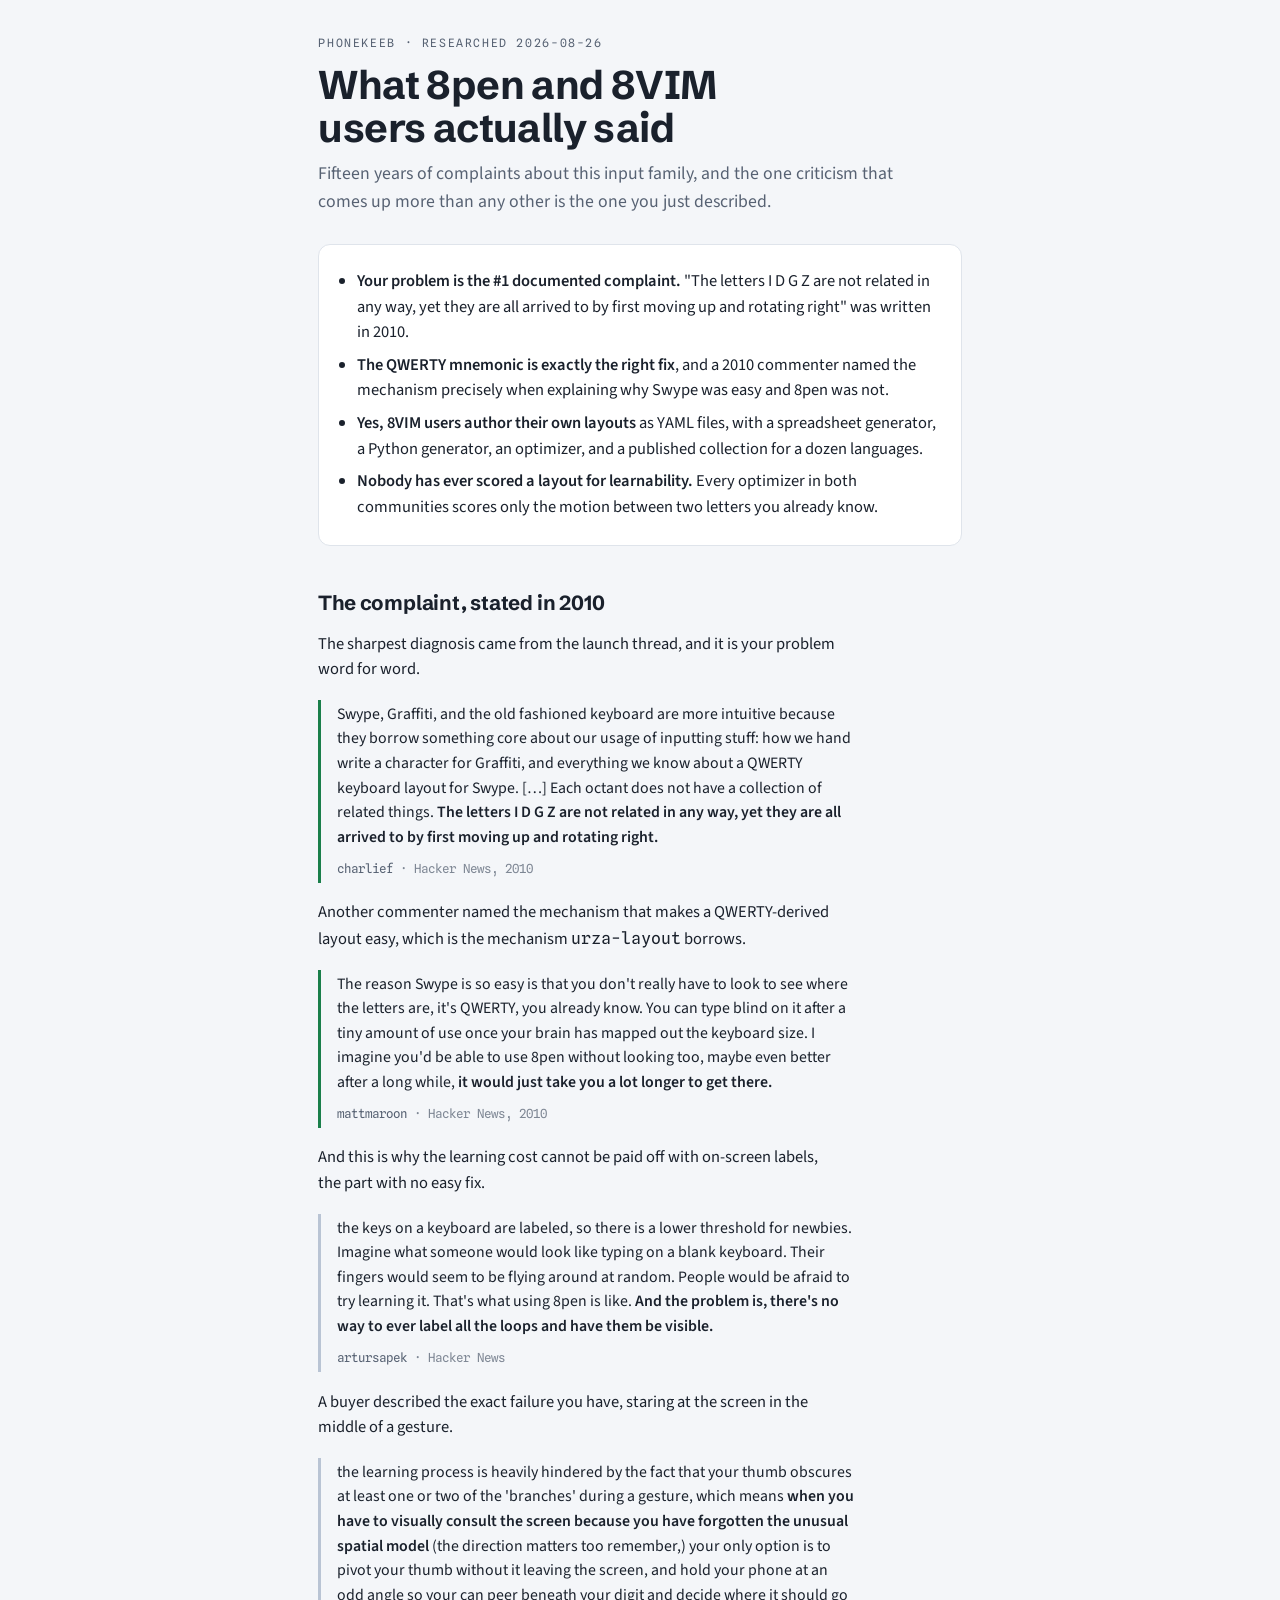
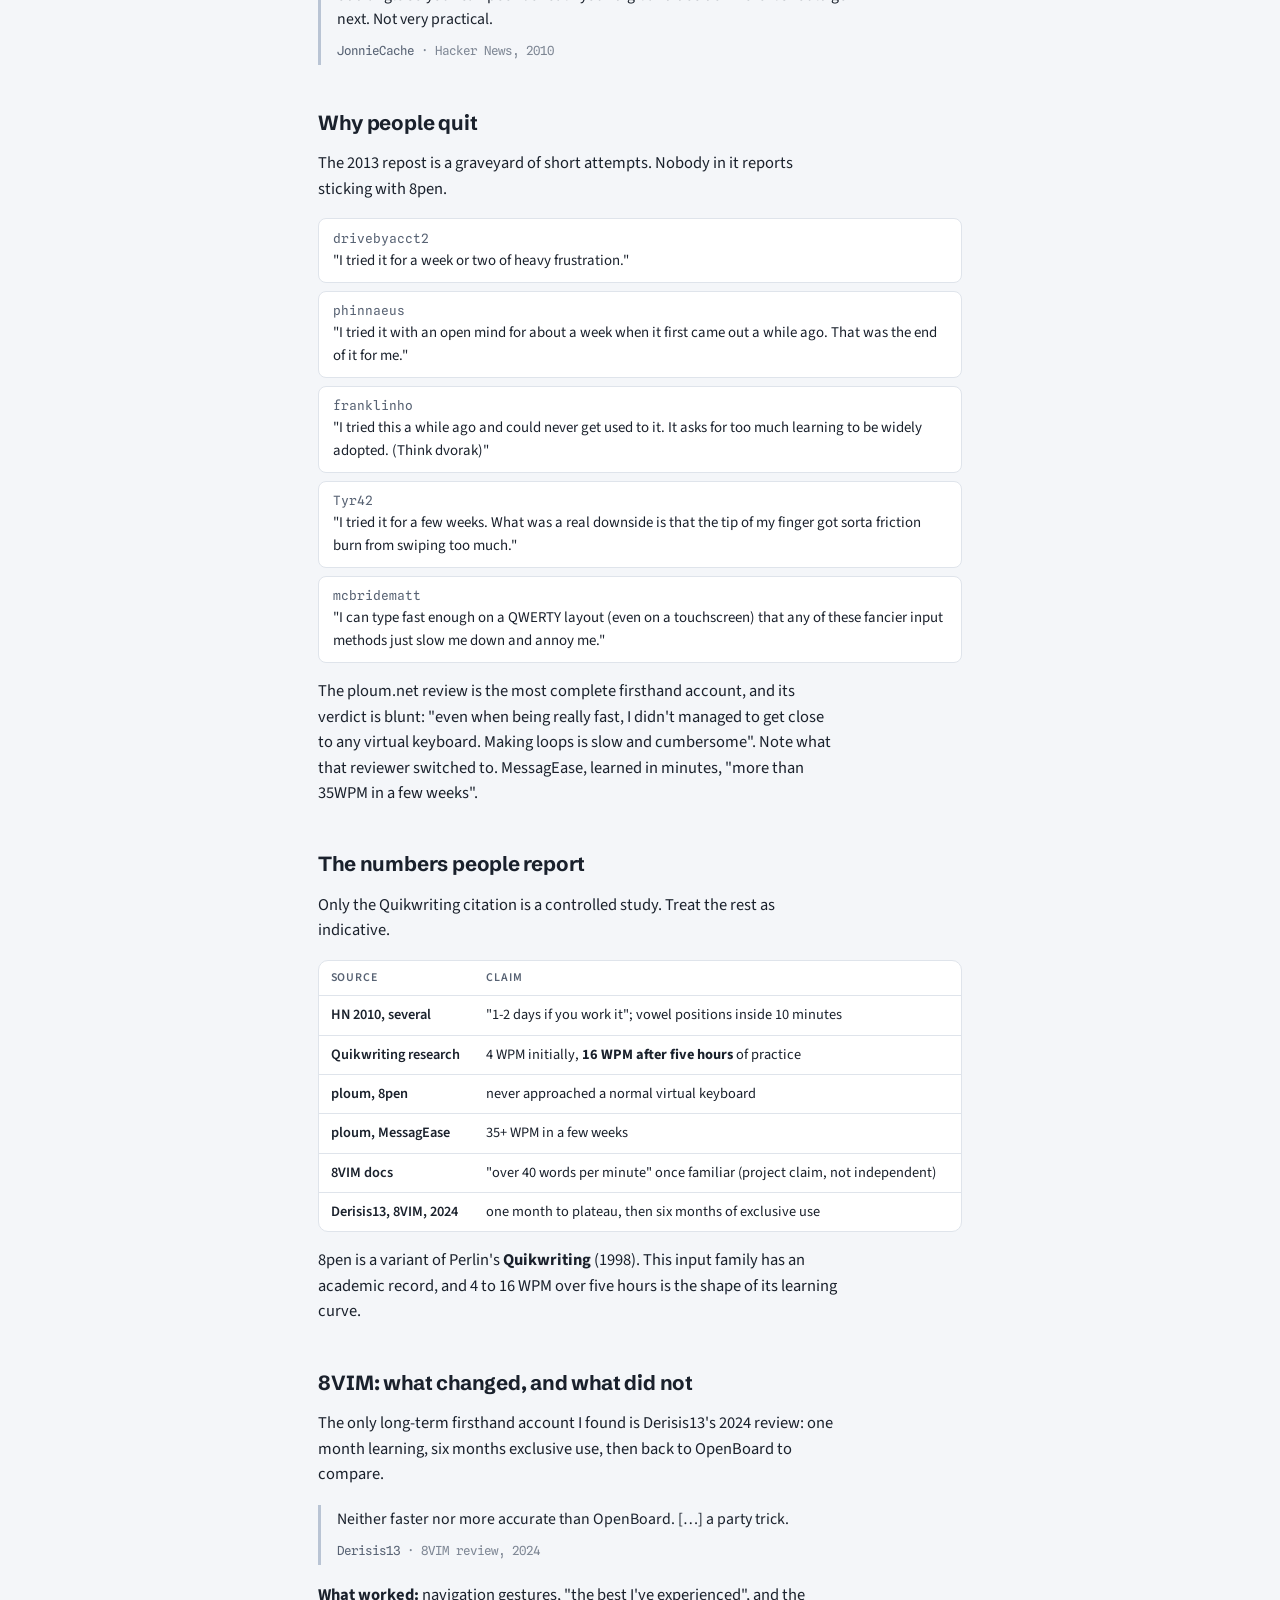
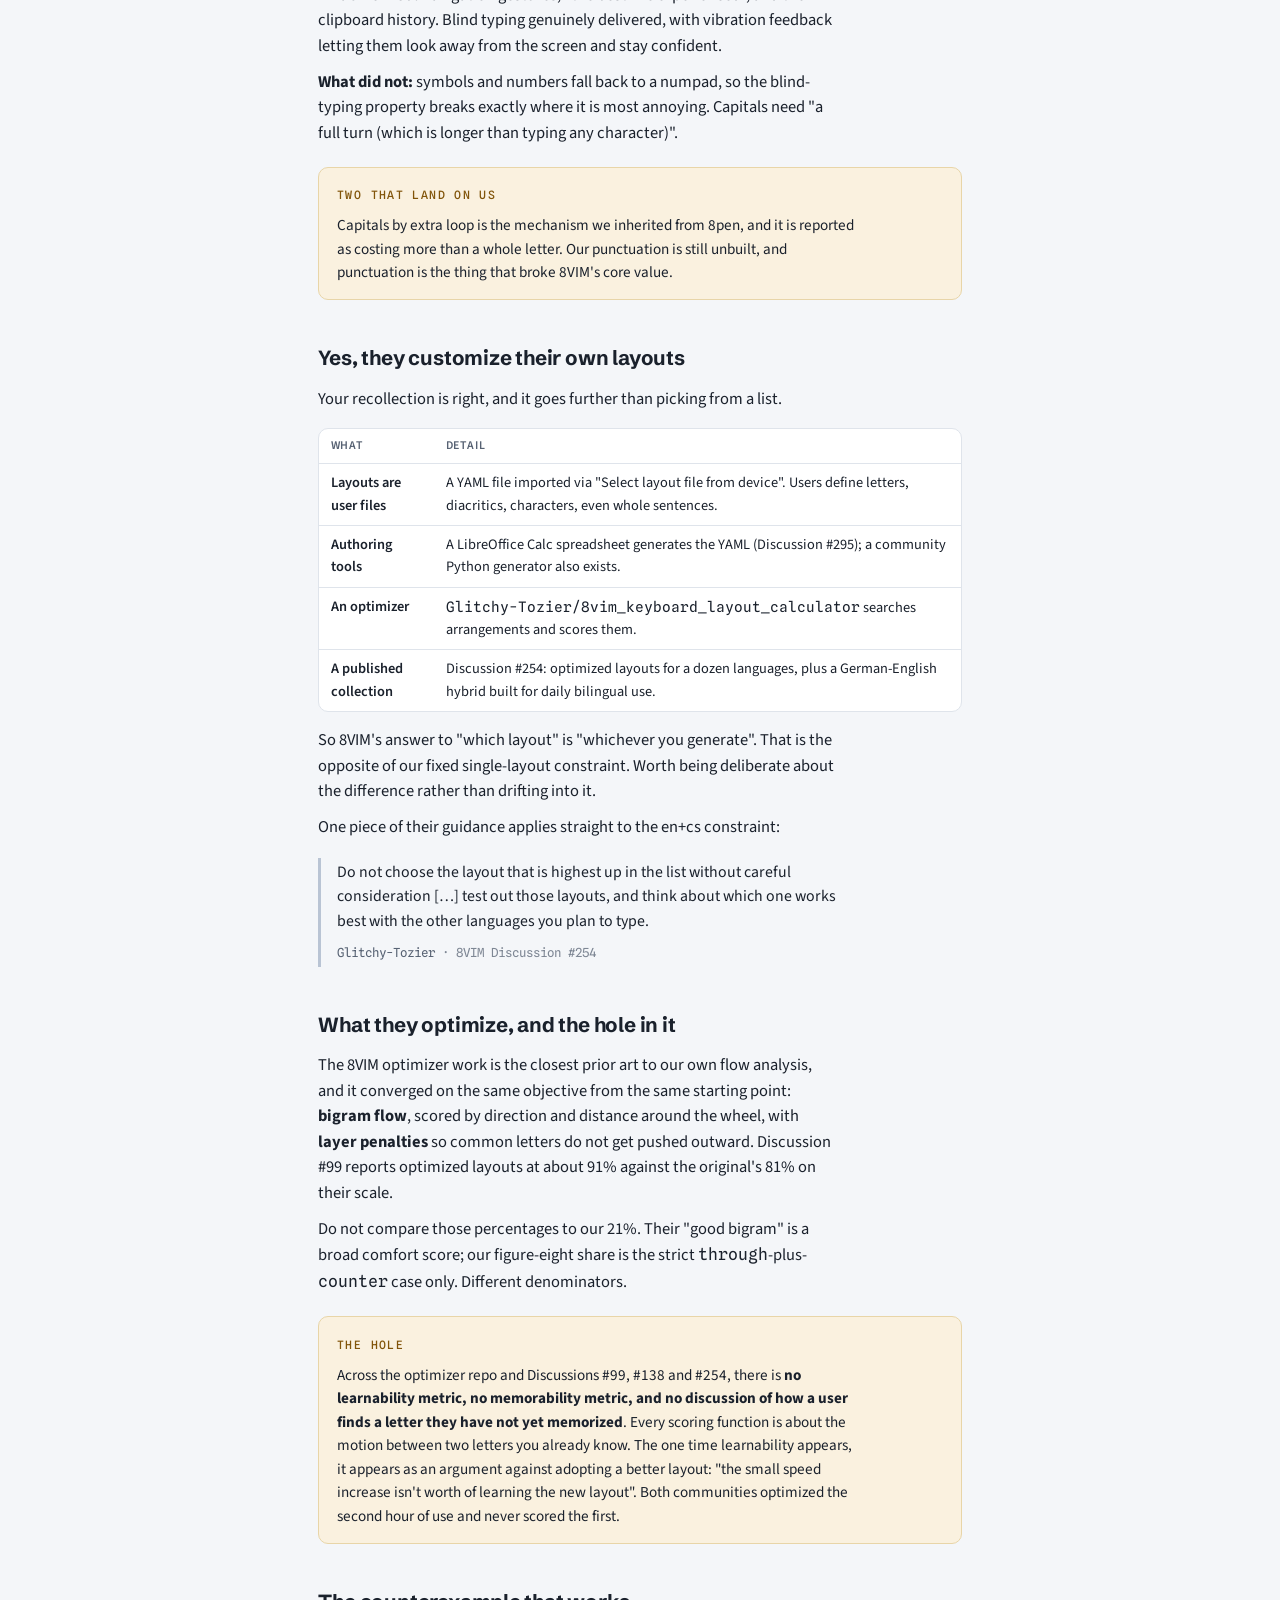
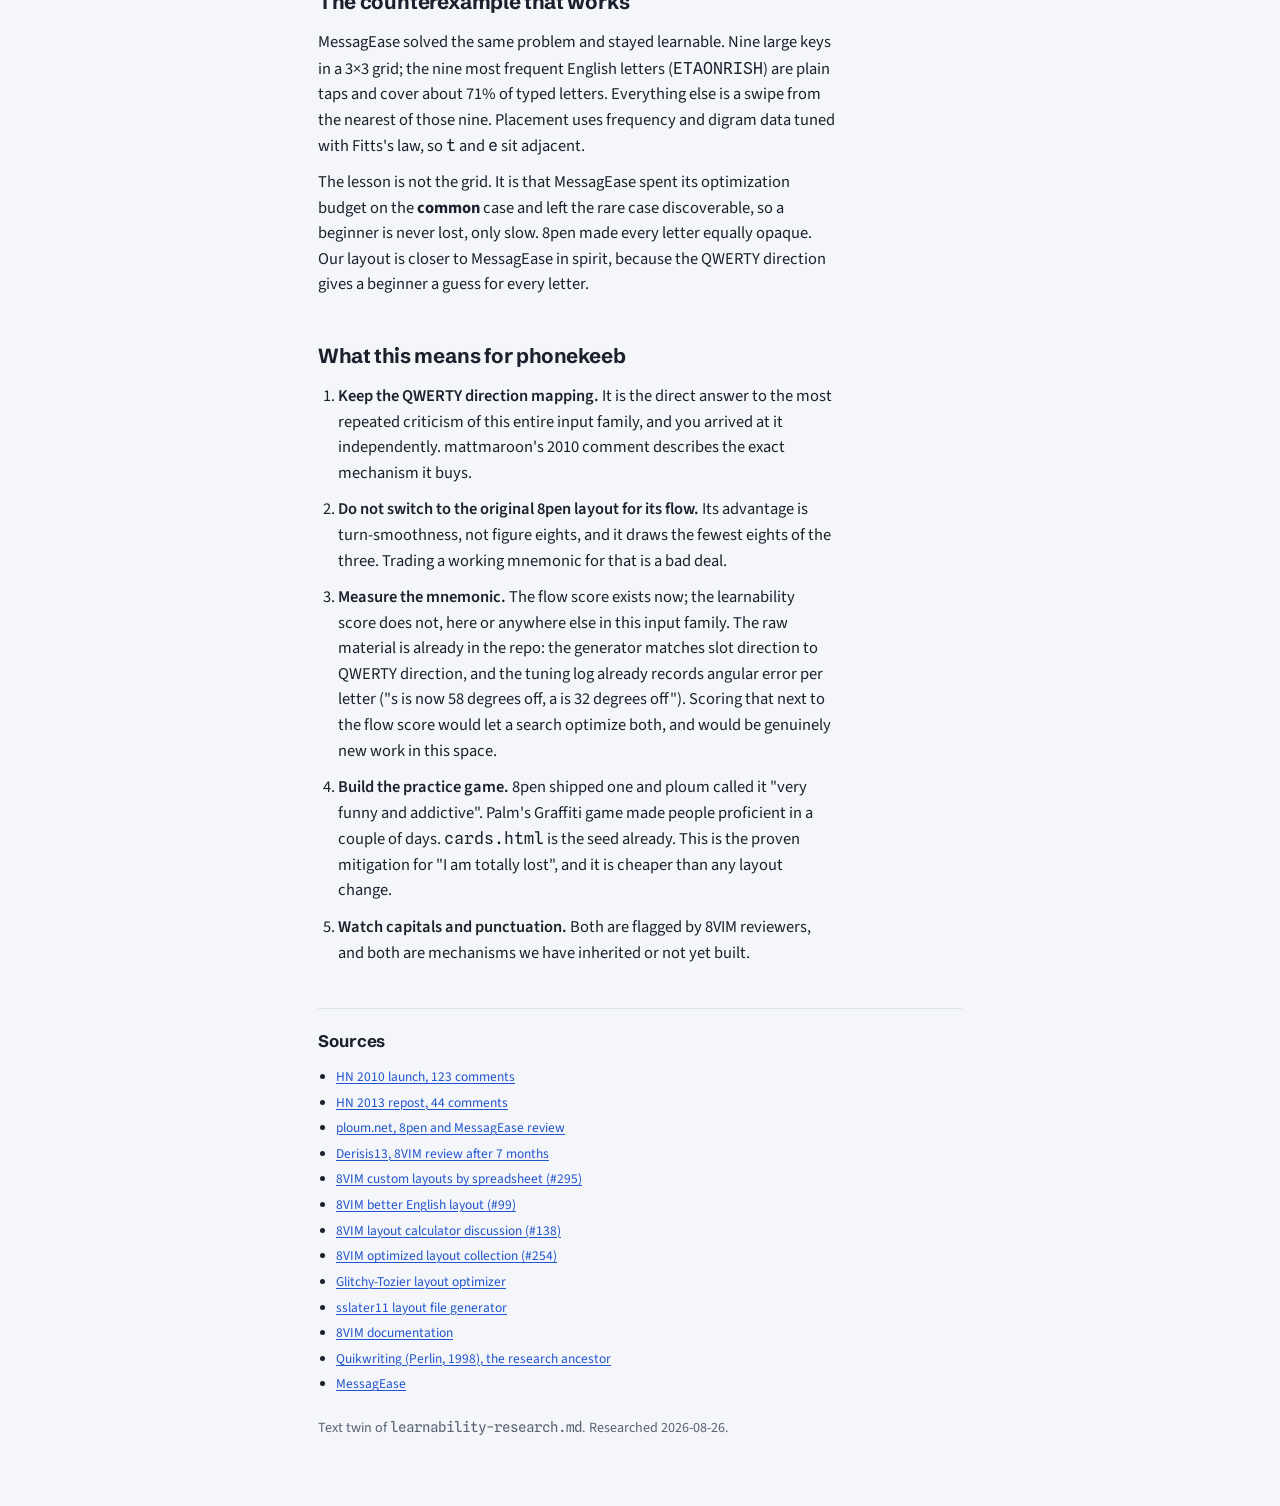
<file: learnability-research.html>
<!doctype html>
<html lang="en">
<head>
<meta charset="utf-8">
<meta name="viewport" content="width=device-width, initial-scale=1">
<meta name="color-scheme" content="light dark">
<title>Phonekeeb Learnability</title>
<link rel="stylesheet" href="https://fonts.googleapis.com/css2?family=Schibsted+Grotesk:wght@500;700&family=Source+Sans+3:wght@400;600&family=Spline+Sans+Mono:wght@400;500&display=swap">
<style>
  :root {
    --bg: #f4f6f9; --card: #ffffff; --ink: #1a212c; --muted: #576273;
    --line: #dfe4eb; --accent: #2b5fe3; --link: #2154cf; --chip-bg: #eef1f6;
    --warn-ink: #815409; --warn-bg: #faf1df; --warn-line: #e8d5a8;
    --good: #1a7f4b; --quote-line: #b9c4d4;
  }
  @media (prefers-color-scheme: dark) {
    :root:not([data-theme="light"]) {
      --bg: #12151a; --card: #181d24; --ink: #e7eaf0; --muted: #98a2b1;
      --line: #2a313b; --accent: #5c86f5; --link: #93b0ff; --chip-bg: #232a33;
      --warn-ink: #e3b76c; --warn-bg: #251e0f; --warn-line: #4a3d1e;
      --good: #52c98a; --quote-line: #3c4756;
    }
  }
  :root[data-theme="dark"] {
    --bg: #12151a; --card: #181d24; --ink: #e7eaf0; --muted: #98a2b1;
    --line: #2a313b; --accent: #5c86f5; --link: #93b0ff; --chip-bg: #232a33;
    --warn-ink: #e3b76c; --warn-bg: #251e0f; --warn-line: #4a3d1e;
    --good: #52c98a; --quote-line: #3c4756;
  }
  * { box-sizing: border-box; }
  body {
    background: var(--bg); color: var(--ink);
    font-family: "Source Sans 3", "Segoe UI", system-ui, sans-serif;
    font-size: 1.03rem; line-height: 1.55; margin: 0;
  }
  .wrap { max-width: 42.5rem; margin: 0 auto; padding: 2.2rem 1.15rem 3.5rem; }
  .eyebrow {
    font-family: "Spline Sans Mono", "SFMono-Regular", Consolas, monospace;
    font-size: .72rem; letter-spacing: .14em; text-transform: uppercase;
    color: var(--muted); margin: 0 0 .6rem;
  }
  h1 {
    font-family: "Schibsted Grotesk", "Segoe UI", system-ui, sans-serif;
    font-size: clamp(1.9rem, 6vw, 2.5rem); font-weight: 700;
    letter-spacing: -.015em; line-height: 1.08; text-wrap: balance; margin: 0 0 .7rem;
  }
  .dek { font-size: 1.11rem; color: var(--muted); max-width: 34em; margin: 0 0 1.8rem; }
  h2 {
    font-family: "Schibsted Grotesk", "Segoe UI", system-ui, sans-serif;
    font-size: 1.28rem; font-weight: 700; letter-spacing: -.01em;
    text-wrap: balance; margin: 2.6rem 0 .8rem;
  }
  p { margin: .65rem 0; max-width: 65ch; }
  a { color: var(--link); text-decoration-thickness: 1px; text-underline-offset: 2px; }
  .mono { font-family: "Spline Sans Mono", "SFMono-Regular", Consolas, monospace; }

  .tldr { background: var(--card); border: 1px solid var(--line); border-radius: 12px; padding: 1.05rem 1.25rem; margin: 1.6rem 0 0; }
  .tldr ul { margin: 0; padding-left: 1.1rem; }
  .tldr li { margin: .45rem 0; }
  .tldr b { font-weight: 600; }

  /* quote cards: the substance of this note is other people's words */
  .q { border-left: 3px solid var(--quote-line); padding: .1rem 0 .1rem 1rem; margin: 1.1rem 0; }
  .q.key { border-left-color: var(--good); }
  .q p { font-size: .99rem; margin: 0 0 .4rem; }
  .q b { font-weight: 600; }
  .who {
    font-family: "Spline Sans Mono", monospace; font-size: .78rem; color: var(--muted);
  }
  .who .yr { opacity: .75; }

  .tablewrap { overflow-x: auto; border: 1px solid var(--line); border-radius: 10px; background: var(--card); margin: 1rem 0; }
  table { border-collapse: collapse; width: 100%; font-size: .9rem; }
  th, td { text-align: left; padding: .5rem .7rem; border-top: 1px solid var(--line); vertical-align: top; }
  thead th { border-top: 0; font-size: .74rem; text-transform: uppercase; letter-spacing: .07em; color: var(--muted); font-weight: 600; }
  td.num { text-align: right; font-family: "Spline Sans Mono", monospace; font-size: .84rem; white-space: nowrap; }
  td:first-child { font-weight: 600; }

  .warncard { background: var(--warn-bg); border: 1px solid var(--warn-line); border-radius: 10px; padding: .9rem 1.1rem; margin: 1.3rem 0; }
  .warncard .tag { font-family: "Spline Sans Mono", monospace; font-size: .72rem; letter-spacing: .12em; color: var(--warn-ink); font-weight: 500; }
  .warncard p { font-size: .95rem; margin: .4rem 0 0; }

  .quit { display: grid; gap: .5rem; margin: 1rem 0; }
  .quit div { background: var(--card); border: 1px solid var(--line); border-radius: 8px; padding: .6rem .85rem; font-size: .93rem; }
  .quit .h { font-family: "Spline Sans Mono", monospace; font-size: .8rem; color: var(--muted); display: block; }

  ol.plan { padding-left: 1.25rem; margin: .8rem 0; }
  ol.plan li { margin: .7rem 0; max-width: 62ch; }
  ol.plan b { font-weight: 600; }

  .sources { border-top: 1px solid var(--line); margin-top: 2.6rem; padding-top: 1.2rem; }
  .sources h2 { margin-top: 0; font-size: 1.05rem; }
  .sources ul { padding-left: 1.1rem; margin: .5rem 0 0; font-size: .84rem; }
  .sources li { margin: .3rem 0; }
  .repo-note { font-size: .88rem; color: var(--muted); margin-top: 1.3rem; }
</style>
</head>
<body>
<div class="wrap">

<p class="eyebrow">Phonekeeb · researched 2026-08-26</p>
<h1>What 8pen and 8VIM users actually said</h1>
<p class="dek">Fifteen years of complaints about this input family, and the one criticism that comes up more than any other is the one you just described.</p>

<div class="tldr">
  <ul>
    <li><b>Your problem is the #1 documented complaint.</b> "The letters I D G Z are not related in any way, yet they are all arrived to by first moving up and rotating right" was written in 2010.</li>
    <li><b>The QWERTY mnemonic is exactly the right fix</b>, and a 2010 commenter named the mechanism precisely when explaining why Swype was easy and 8pen was not.</li>
    <li><b>Yes, 8VIM users author their own layouts</b> as YAML files, with a spreadsheet generator, a Python generator, an optimizer, and a published collection for a dozen languages.</li>
    <li><b>Nobody has ever scored a layout for learnability.</b> Every optimizer in both communities scores only the motion between two letters you already know.</li>
  </ul>
</div>

<h2>The complaint, stated in 2010</h2>

<p>The sharpest diagnosis came from the launch thread, and it is your problem word for word.</p>

<div class="q key">
  <p>Swype, Graffiti, and the old fashioned keyboard are more intuitive because they borrow something core about our usage of inputting stuff: how we hand write a character for Graffiti, and everything we know about a QWERTY keyboard layout for Swype. […] Each octant does not have a collection of related things. <b>The letters I D G Z are not related in any way, yet they are all arrived to by first moving up and rotating right.</b></p>
  <span class="who">charlief <span class="yr">· Hacker News, 2010</span></span>
</div>

<p>Another commenter named the mechanism that makes a QWERTY-derived layout easy, which is the mechanism <span class="mono">urza-layout</span> borrows.</p>

<div class="q key">
  <p>The reason Swype is so easy is that you don't really have to look to see where the letters are, it's QWERTY, you already know. You can type blind on it after a tiny amount of use once your brain has mapped out the keyboard size. I imagine you'd be able to use 8pen without looking too, maybe even better after a long while, <b>it would just take you a lot longer to get there.</b></p>
  <span class="who">mattmaroon <span class="yr">· Hacker News, 2010</span></span>
</div>

<p>And this is why the learning cost cannot be paid off with on-screen labels, the part with no easy fix.</p>

<div class="q">
  <p>the keys on a keyboard are labeled, so there is a lower threshold for newbies. Imagine what someone would look like typing on a blank keyboard. Their fingers would seem to be flying around at random. People would be afraid to try learning it. That's what using 8pen is like. <b>And the problem is, there's no way to ever label all the loops and have them be visible.</b></p>
  <span class="who">artursapek <span class="yr">· Hacker News</span></span>
</div>

<p>A buyer described the exact failure you have, staring at the screen in the middle of a gesture.</p>

<div class="q">
  <p>the learning process is heavily hindered by the fact that your thumb obscures at least one or two of the 'branches' during a gesture, which means <b>when you have to visually consult the screen because you have forgotten the unusual spatial model</b> (the direction matters too remember,) your only option is to pivot your thumb without it leaving the screen, and hold your phone at an odd angle so your can peer beneath your digit and decide where it should go next. Not very practical.</p>
  <span class="who">JonnieCache <span class="yr">· Hacker News, 2010</span></span>
</div>

<h2>Why people quit</h2>

<p>The 2013 repost is a graveyard of short attempts. Nobody in it reports sticking with 8pen.</p>

<div class="quit">
  <div><span class="h">drivebyacct2</span>"I tried it for a week or two of heavy frustration."</div>
  <div><span class="h">phinnaeus</span>"I tried it with an open mind for about a week when it first came out a while ago. That was the end of it for me."</div>
  <div><span class="h">franklinho</span>"I tried this a while ago and could never get used to it. It asks for too much learning to be widely adopted. (Think dvorak)"</div>
  <div><span class="h">Tyr42</span>"I tried it for a few weeks. What was a real downside is that the tip of my finger got sorta friction burn from swiping too much."</div>
  <div><span class="h">mcbridematt</span>"I can type fast enough on a QWERTY layout (even on a touchscreen) that any of these fancier input methods just slow me down and annoy me."</div>
</div>

<p>The ploum.net review is the most complete firsthand account, and its verdict is blunt: "even when being really fast, I didn't managed to get close to any virtual keyboard. Making loops is slow and cumbersome". Note what that reviewer switched to. MessagEase, learned in minutes, "more than 35WPM in a few weeks".</p>

<h2>The numbers people report</h2>

<p>Only the Quikwriting citation is a controlled study. Treat the rest as indicative.</p>

<div class="tablewrap">
<table>
  <thead><tr><th>Source</th><th>Claim</th></tr></thead>
  <tbody>
    <tr><td>HN 2010, several</td><td>"1-2 days if you work it"; vowel positions inside 10 minutes</td></tr>
    <tr><td>Quikwriting research</td><td>4 WPM initially, <b>16 WPM after five hours</b> of practice</td></tr>
    <tr><td>ploum, 8pen</td><td>never approached a normal virtual keyboard</td></tr>
    <tr><td>ploum, MessagEase</td><td>35+ WPM in a few weeks</td></tr>
    <tr><td>8VIM docs</td><td>"over 40 words per minute" once familiar (project claim, not independent)</td></tr>
    <tr><td>Derisis13, 8VIM, 2024</td><td>one month to plateau, then six months of exclusive use</td></tr>
  </tbody>
</table>
</div>

<p>8pen is a variant of Perlin's <b>Quikwriting</b> (1998). This input family has an academic record, and 4 to 16 WPM over five hours is the shape of its learning curve.</p>

<h2>8VIM: what changed, and what did not</h2>

<p>The only long-term firsthand account I found is Derisis13's 2024 review: one month learning, six months exclusive use, then back to OpenBoard to compare.</p>

<div class="q">
  <p>Neither faster nor more accurate than OpenBoard. […] a party trick.</p>
  <span class="who">Derisis13 <span class="yr">· 8VIM review, 2024</span></span>
</div>

<p><b>What worked:</b> navigation gestures, "the best I've experienced", and the clipboard history. Blind typing genuinely delivered, with vibration feedback letting them look away from the screen and stay confident.</p>

<p><b>What did not:</b> symbols and numbers fall back to a numpad, so the blind-typing property breaks exactly where it is most annoying. Capitals need "a full turn (which is longer than typing any character)".</p>

<div class="warncard">
  <span class="tag">TWO THAT LAND ON US</span>
  <p>Capitals by extra loop is the mechanism we inherited from 8pen, and it is reported as costing more than a whole letter. Our punctuation is still unbuilt, and punctuation is the thing that broke 8VIM's core value.</p>
</div>

<h2>Yes, they customize their own layouts</h2>

<p>Your recollection is right, and it goes further than picking from a list.</p>

<div class="tablewrap">
<table>
  <thead><tr><th>What</th><th>Detail</th></tr></thead>
  <tbody>
    <tr><td>Layouts are user files</td><td>A YAML file imported via "Select layout file from device". Users define letters, diacritics, characters, even whole sentences.</td></tr>
    <tr><td>Authoring tools</td><td>A LibreOffice Calc spreadsheet generates the YAML (Discussion #295); a community Python generator also exists.</td></tr>
    <tr><td>An optimizer</td><td><span class="mono">Glitchy-Tozier/8vim_keyboard_layout_calculator</span> searches arrangements and scores them.</td></tr>
    <tr><td>A published collection</td><td>Discussion #254: optimized layouts for a dozen languages, plus a German-English hybrid built for daily bilingual use.</td></tr>
  </tbody>
</table>
</div>

<p>So 8VIM's answer to "which layout" is "whichever you generate". That is the opposite of our fixed single-layout constraint. Worth being deliberate about the difference rather than drifting into it.</p>

<p>One piece of their guidance applies straight to the en+cs constraint:</p>

<div class="q">
  <p>Do not choose the layout that is highest up in the list without careful consideration […] test out those layouts, and think about which one works best with the other languages you plan to type.</p>
  <span class="who">Glitchy-Tozier <span class="yr">· 8VIM Discussion #254</span></span>
</div>

<h2>What they optimize, and the hole in it</h2>

<p>The 8VIM optimizer work is the closest prior art to our own flow analysis, and it converged on the same objective from the same starting point: <b>bigram flow</b>, scored by direction and distance around the wheel, with <b>layer penalties</b> so common letters do not get pushed outward. Discussion #99 reports optimized layouts at about 91% against the original's 81% on their scale.</p>

<p>Do not compare those percentages to our 21%. Their "good bigram" is a broad comfort score; our figure-eight share is the strict <span class="mono">through</span>-plus-<span class="mono">counter</span> case only. Different denominators.</p>

<div class="warncard">
  <span class="tag">THE HOLE</span>
  <p>Across the optimizer repo and Discussions #99, #138 and #254, there is <b>no learnability metric, no memorability metric, and no discussion of how a user finds a letter they have not yet memorized</b>. Every scoring function is about the motion between two letters you already know. The one time learnability appears, it appears as an argument against adopting a better layout: "the small speed increase isn't worth of learning the new layout". Both communities optimized the second hour of use and never scored the first.</p>
</div>

<h2>The counterexample that works</h2>

<p>MessagEase solved the same problem and stayed learnable. Nine large keys in a 3&times;3 grid; the nine most frequent English letters (<span class="mono">ETAONRISH</span>) are plain taps and cover about 71% of typed letters. Everything else is a swipe from the nearest of those nine. Placement uses frequency and digram data tuned with Fitts's law, so <span class="mono">t</span> and <span class="mono">e</span> sit adjacent.</p>

<p>The lesson is not the grid. It is that MessagEase spent its optimization budget on the <b>common</b> case and left the rare case discoverable, so a beginner is never lost, only slow. 8pen made every letter equally opaque. Our layout is closer to MessagEase in spirit, because the QWERTY direction gives a beginner a guess for every letter.</p>

<h2>What this means for phonekeeb</h2>

<ol class="plan">
  <li><b>Keep the QWERTY direction mapping.</b> It is the direct answer to the most repeated criticism of this entire input family, and you arrived at it independently. mattmaroon's 2010 comment describes the exact mechanism it buys.</li>
  <li><b>Do not switch to the original 8pen layout for its flow.</b> Its advantage is turn-smoothness, not figure eights, and it draws the fewest eights of the three. Trading a working mnemonic for that is a bad deal.</li>
  <li><b>Measure the mnemonic.</b> The flow score exists now; the learnability score does not, here or anywhere else in this input family. The raw material is already in the repo: the generator matches slot direction to QWERTY direction, and the tuning log already records angular error per letter ("s is now 58 degrees off, a is 32 degrees off"). Scoring that next to the flow score would let a search optimize both, and would be genuinely new work in this space.</li>
  <li><b>Build the practice game.</b> 8pen shipped one and ploum called it "very funny and addictive". Palm's Graffiti game made people proficient in a couple of days. <span class="mono">cards.html</span> is the seed already. This is the proven mitigation for "I am totally lost", and it is cheaper than any layout change.</li>
  <li><b>Watch capitals and punctuation.</b> Both are flagged by 8VIM reviewers, and both are mechanisms we have inherited or not yet built.</li>
</ol>

<div class="sources">
<h2>Sources</h2>
<ul>
  <li><a href="https://news.ycombinator.com/item?id=1857033">HN 2010 launch, 123 comments</a></li>
  <li><a href="https://news.ycombinator.com/item?id=5053137">HN 2013 repost, 44 comments</a></li>
  <li><a href="https://ploum.net/writing-on-a-smartphone-review-of-8pen-and-messagease/index.html">ploum.net, 8pen and MessagEase review</a></li>
  <li><a href="https://derisis13.github.io/2024/07/26/8vim.html">Derisis13, 8VIM review after 7 months</a></li>
  <li><a href="https://github.com/8VIM/8VIM/discussions/295">8VIM custom layouts by spreadsheet (#295)</a></li>
  <li><a href="https://github.com/8VIM/8VIM/discussions/99">8VIM better English layout (#99)</a></li>
  <li><a href="https://github.com/8VIM/8VIM/discussions/138">8VIM layout calculator discussion (#138)</a></li>
  <li><a href="https://github.com/8VIM/8VIM/discussions/254">8VIM optimized layout collection (#254)</a></li>
  <li><a href="https://github.com/Glitchy-Tozier/8vim_keyboard_layout_calculator">Glitchy-Tozier layout optimizer</a></li>
  <li><a href="https://github.com/sslater11/8vim_keyboard_layout_file_generator">sslater11 layout file generator</a></li>
  <li><a href="https://8vim.github.io/docs/">8VIM documentation</a></li>
  <li><a href="http://www.mrl.nyu.edu/perlin/demos/quikwriting.html">Quikwriting (Perlin, 1998), the research ancestor</a></li>
  <li><a href="https://en.wikipedia.org/wiki/MessagEase">MessagEase</a></li>
</ul>
<p class="repo-note">Text twin of <span class="mono">learnability-research.md</span>. Researched 2026-08-26.</p>
</div>

</div>
</body>
</html>
</file>
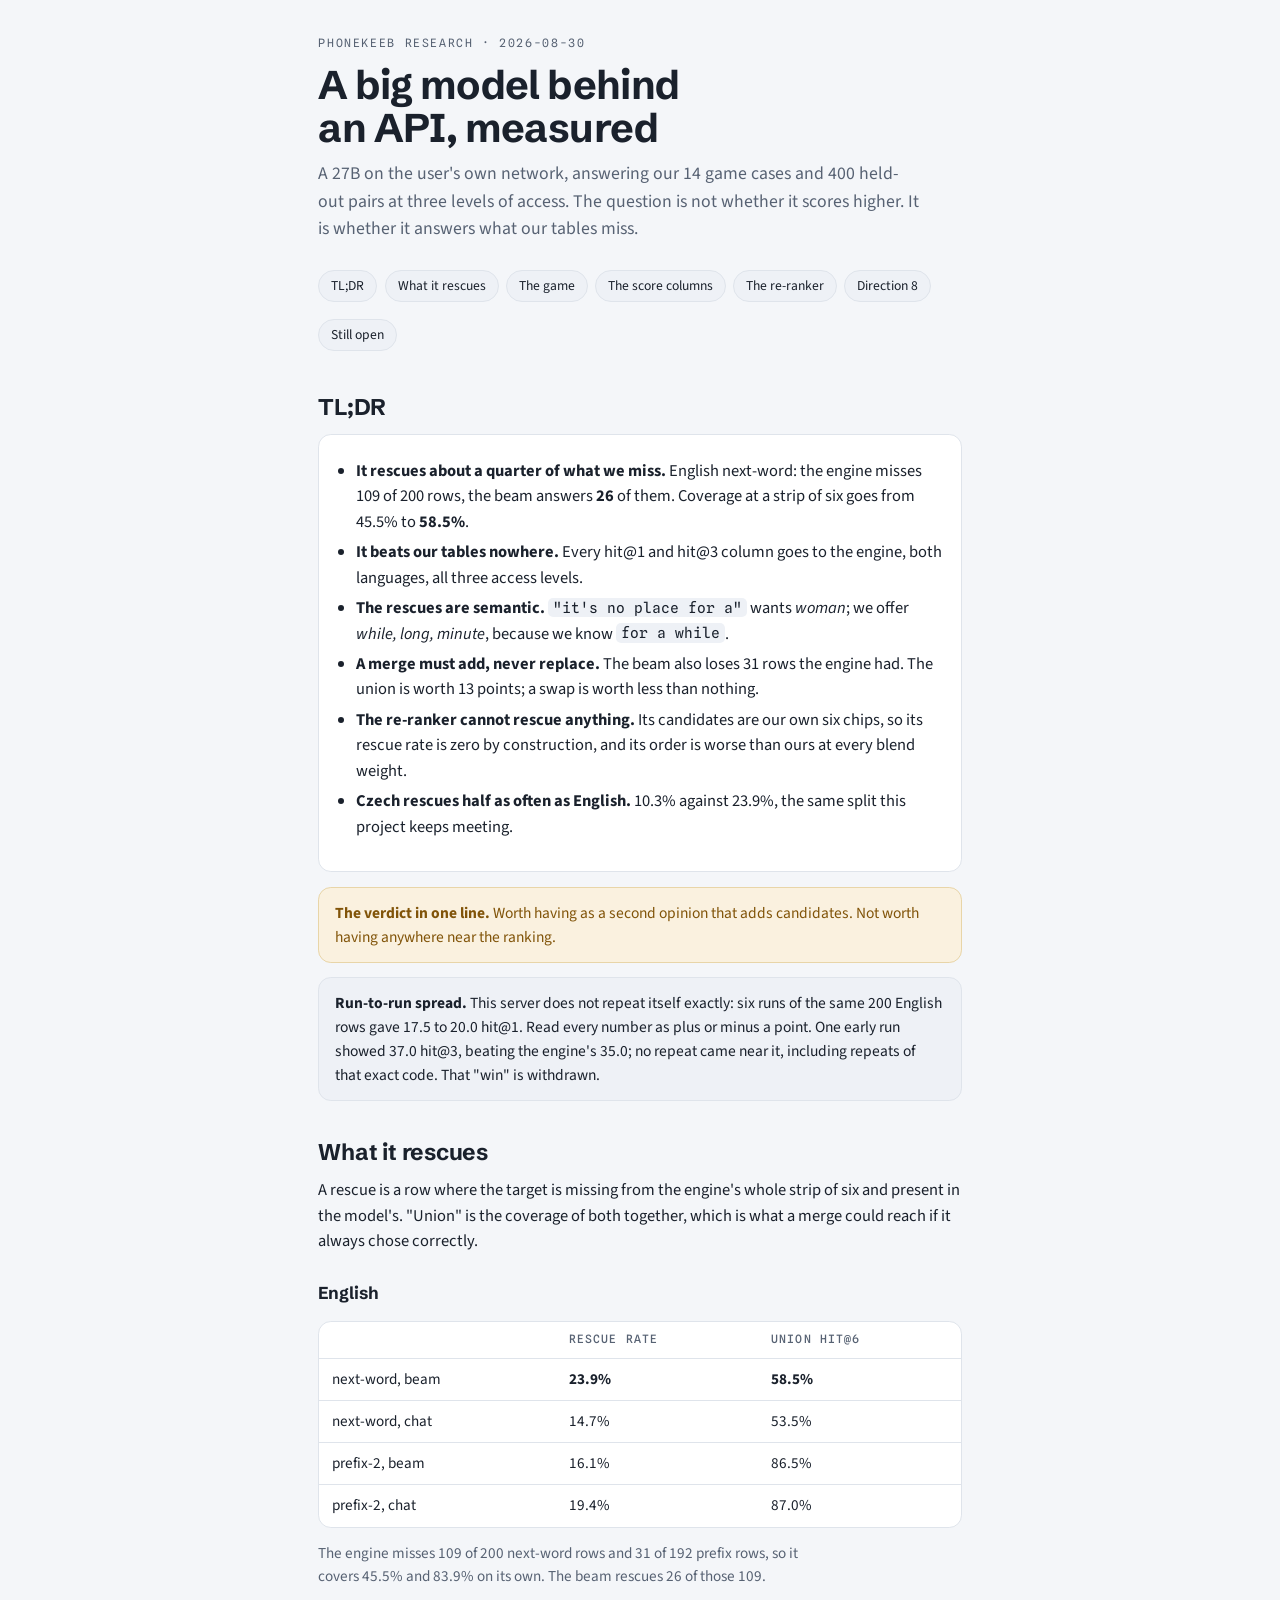
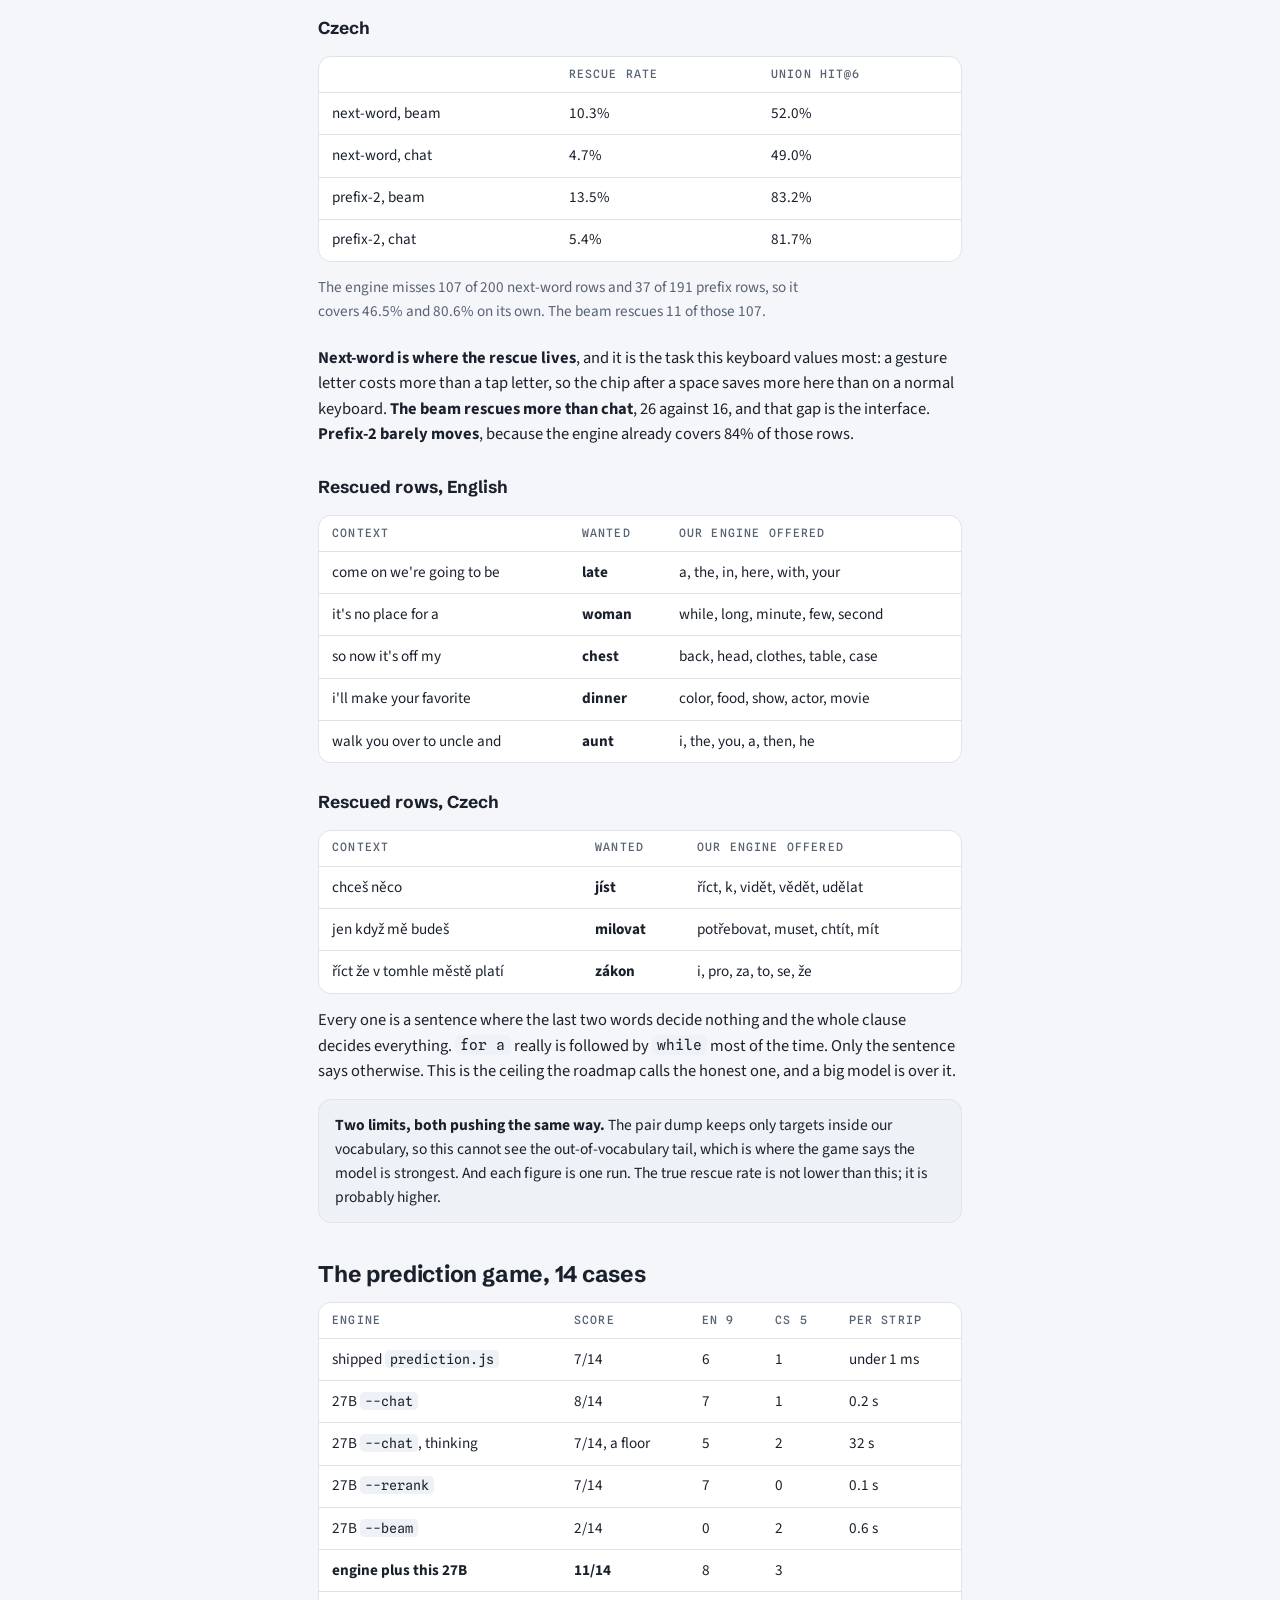
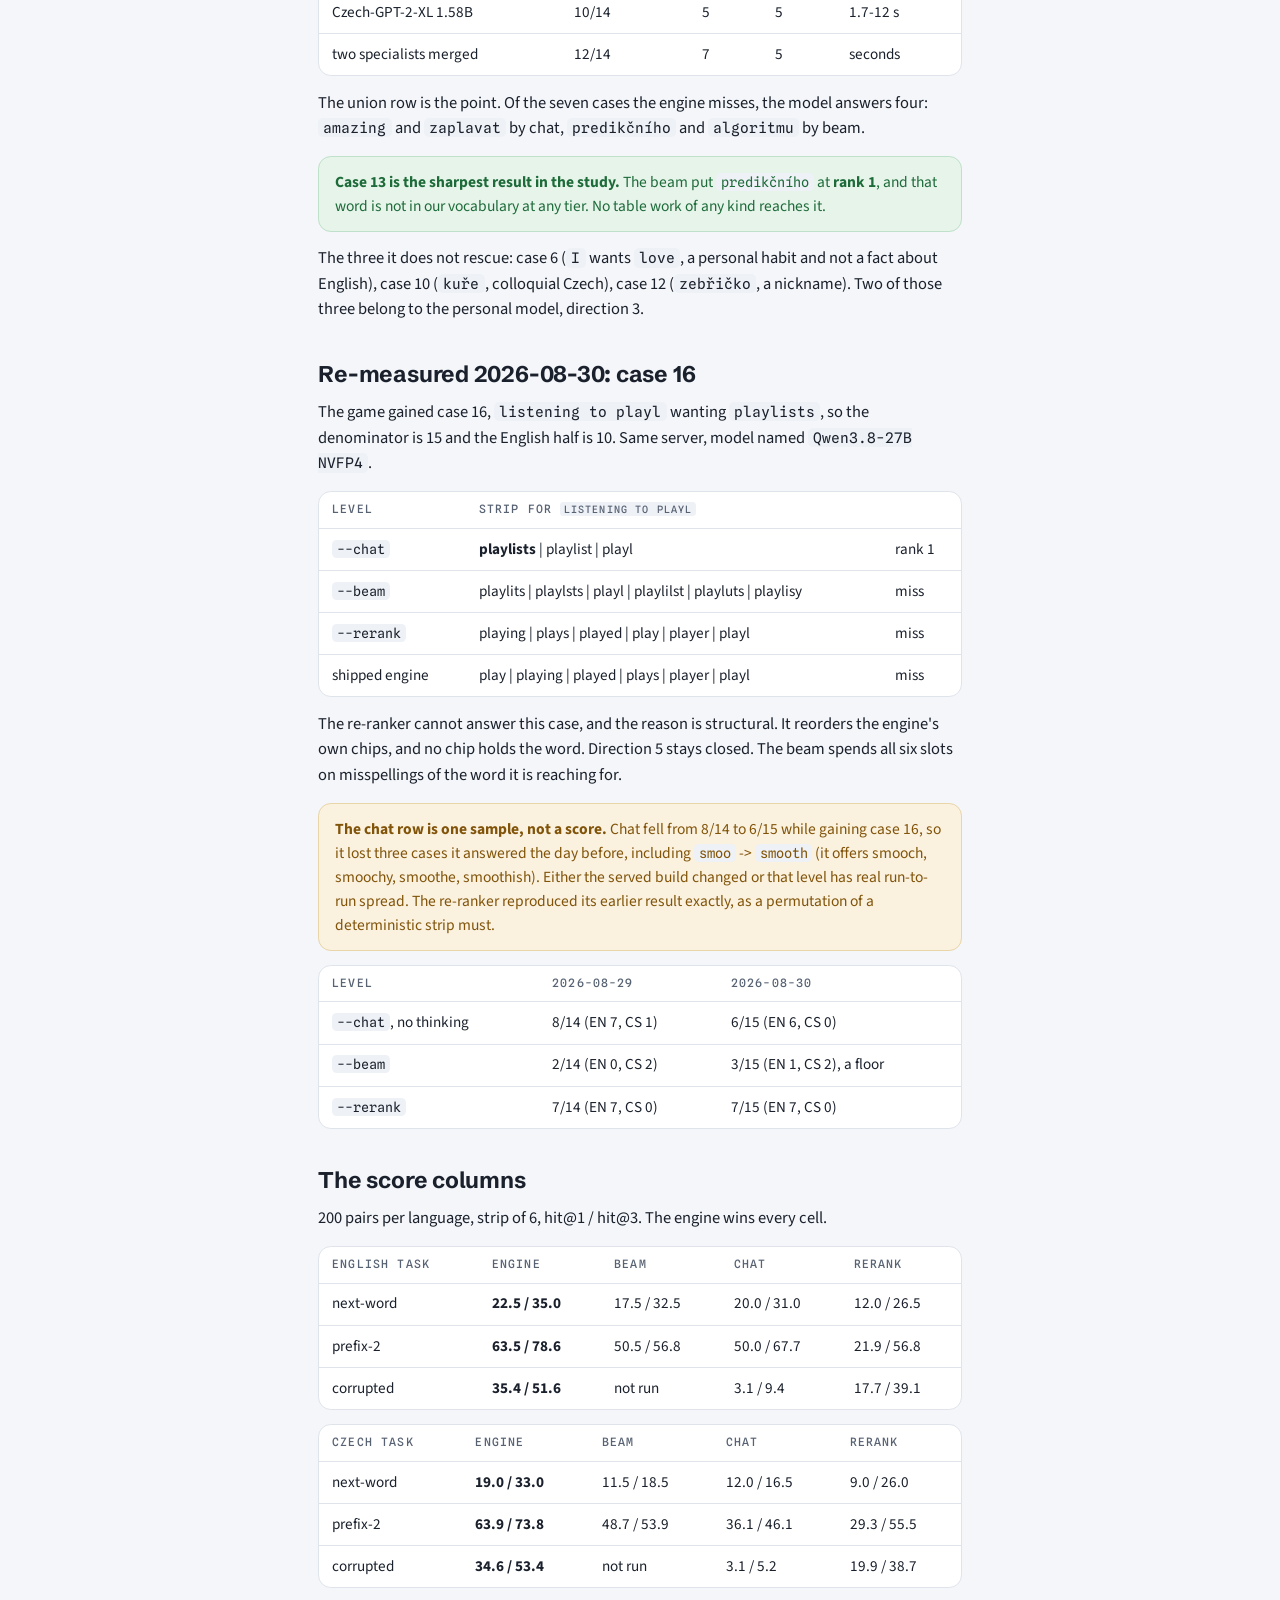
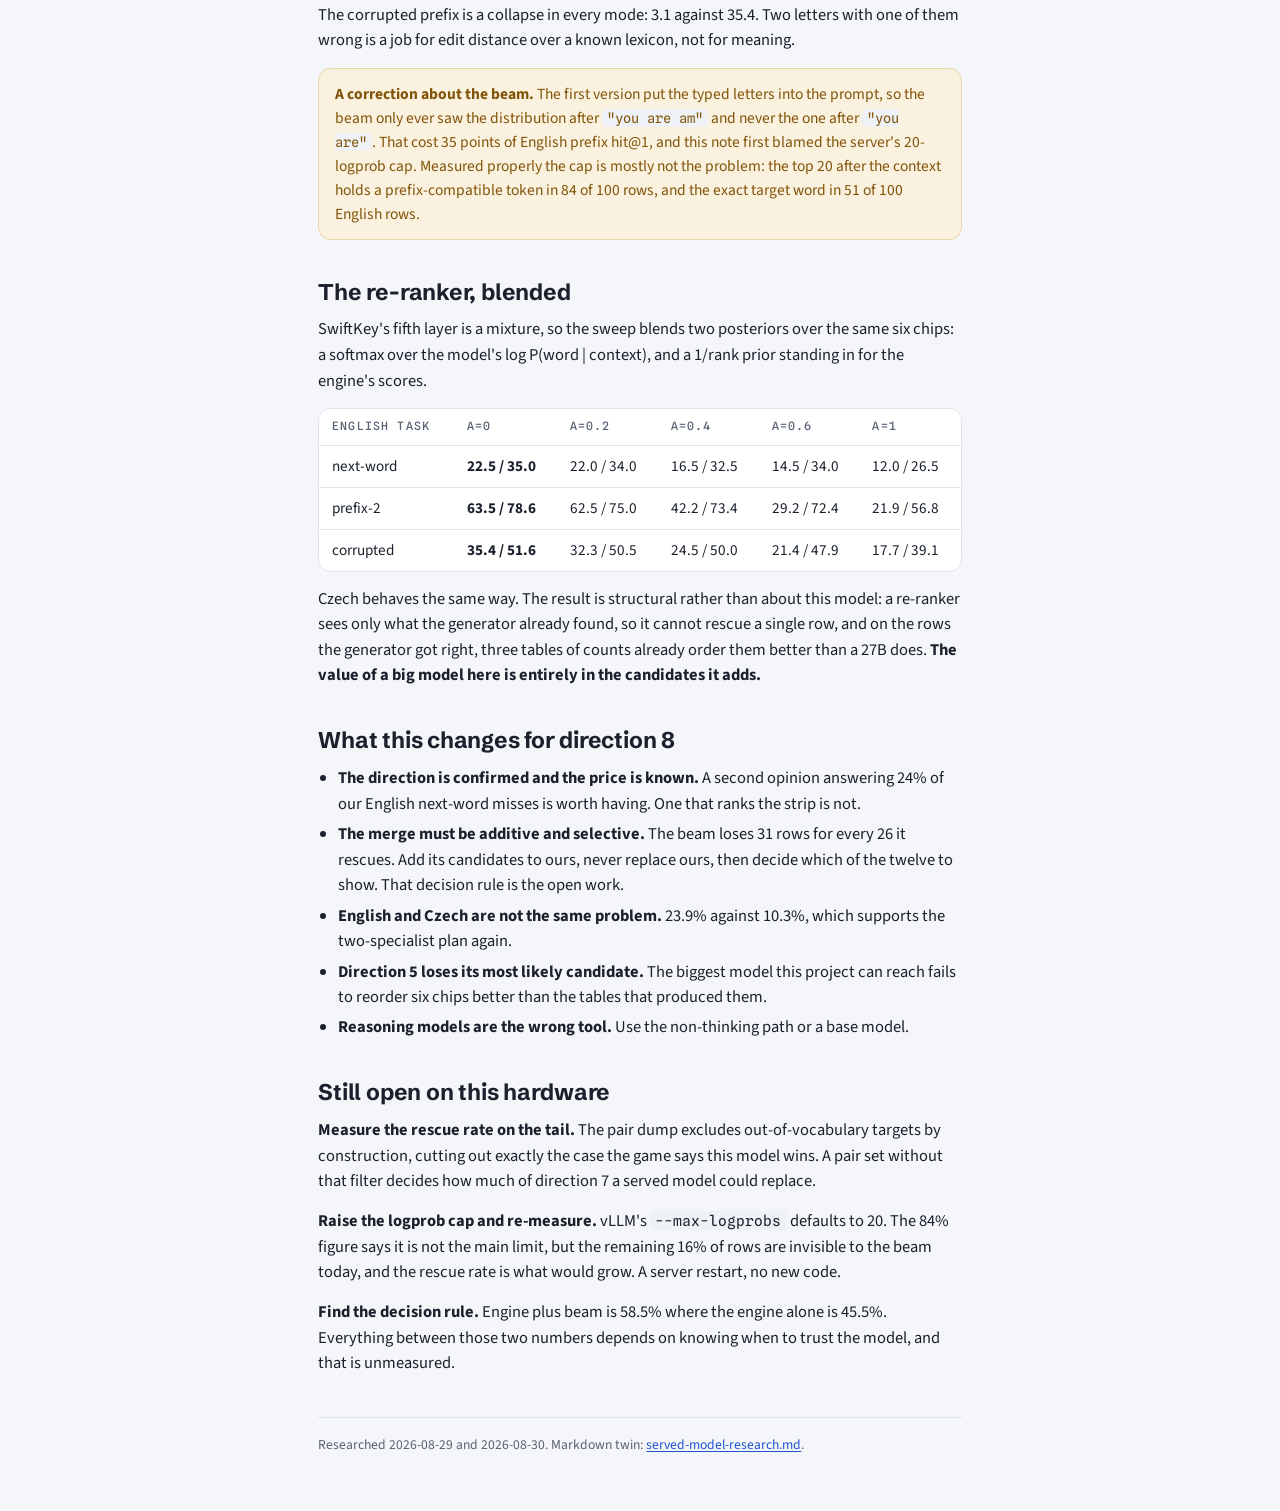
<file: served-model-research.html>
<!doctype html>
<html lang="en">
<head>
<meta charset="utf-8">
<meta name="viewport" content="width=device-width, initial-scale=1">
<meta name="color-scheme" content="light dark">
<title>Phonekeeb: a 27B behind an API</title>
<link rel="stylesheet" href="https://fonts.googleapis.com/css2?family=Schibsted+Grotesk:wght@500;700&family=Source+Sans+3:wght@400;600&family=Spline+Sans+Mono:wght@400;500&display=swap">
<style>
  :root {
    --bg: #f4f6f9;
    --card: #ffffff;
    --ink: #1a212c;
    --muted: #576273;
    --line: #dfe4eb;
    --accent: #2b5fe3;
    --link: #2154cf;
    --chip-bg: #eef1f6;
    --good-ink: #1e6b3a;
    --good-bg: #e6f4ea;
    --good-line: #bfe0c9;
    --warn-ink: #815409;
    --warn-bg: #faf1df;
    --warn-line: #e8d5a8;
  }
  @media (prefers-color-scheme: dark) {
    :root:not([data-theme="light"]) {
      --bg: #12151a;
      --card: #181d24;
      --ink: #e7eaf0;
      --muted: #98a2b1;
      --line: #2a313b;
      --accent: #5c86f5;
      --link: #93b0ff;
      --chip-bg: #232a33;
      --good-ink: #7ecf9a;
      --good-bg: #14251a;
      --good-line: #2b4a35;
      --warn-ink: #e3b76c;
      --warn-bg: #251e0f;
      --warn-line: #4a3d1e;
    }
  }
  :root[data-theme="dark"] {
    --bg: #12151a;
    --card: #181d24;
    --ink: #e7eaf0;
    --muted: #98a2b1;
    --line: #2a313b;
    --accent: #5c86f5;
    --link: #93b0ff;
    --chip-bg: #232a33;
    --good-ink: #7ecf9a;
    --good-bg: #14251a;
    --good-line: #2b4a35;
    --warn-ink: #e3b76c;
    --warn-bg: #251e0f;
    --warn-line: #4a3d1e;
  }
  * { box-sizing: border-box; }
  body {
    background: var(--bg);
    color: var(--ink);
    font-family: "Source Sans 3", "Segoe UI", system-ui, sans-serif;
    font-size: 1.03rem;
    line-height: 1.55;
    margin: 0;
  }
  .wrap { max-width: 42.5rem; margin: 0 auto; padding: 2.2rem 1.15rem 3.5rem; }
  .eyebrow {
    font-family: "Spline Sans Mono", "SFMono-Regular", Consolas, monospace;
    font-size: .72rem; letter-spacing: .14em; text-transform: uppercase;
    color: var(--muted); margin: 0 0 .6rem;
  }
  h1 {
    font-family: "Schibsted Grotesk", "Segoe UI", system-ui, sans-serif;
    font-size: clamp(1.9rem, 6vw, 2.5rem); font-weight: 700;
    letter-spacing: -.015em; line-height: 1.08; text-wrap: balance; margin: 0 0 .7rem;
  }
  .dek { font-size: 1.11rem; color: var(--muted); max-width: 34em; margin: 0 0 1.4rem; }
  h2 {
    font-family: "Schibsted Grotesk", "Segoe UI", system-ui, sans-serif;
    font-size: 1.42rem; font-weight: 700; letter-spacing: -.01em;
    line-height: 1.15; margin: 2.4rem 0 .8rem;
  }
  h3 {
    font-family: "Schibsted Grotesk", "Segoe UI", system-ui, sans-serif;
    font-size: 1.08rem; font-weight: 700; margin: 1.6rem 0 .5rem;
  }
  p { margin: .55rem 0 .9rem; }
  a { color: var(--link); text-decoration-thickness: 1px; text-underline-offset: 2px; }
  ul, ol { padding-left: 1.25rem; margin: .5rem 0 1rem; }
  li { margin: .3rem 0; }
  code {
    font-family: "Spline Sans Mono", "SFMono-Regular", Consolas, monospace;
    font-size: .88em; background: var(--chip-bg);
    padding: .08em .35em; border-radius: .35em;
  }
  .toc { display: flex; flex-wrap: wrap; gap: .45rem; margin: 0 0 1.2rem; padding: 0; list-style: none; }
  .toc a {
    display: inline-block; background: var(--chip-bg); color: var(--ink);
    border: 1px solid var(--line); border-radius: 999px;
    padding: .28rem .75rem; font-size: .85rem; text-decoration: none;
  }
  .card {
    background: var(--card); border: 1px solid var(--line);
    border-radius: .8rem; padding: .95rem 1.05rem; margin: .9rem 0;
  }
  .note, .warn, .good {
    border-radius: .8rem; padding: .8rem 1rem; margin: .9rem 0; font-size: .97rem;
  }
  .warn { background: var(--warn-bg); border: 1px solid var(--warn-line); color: var(--warn-ink); }
  .good { background: var(--good-bg); border: 1px solid var(--good-line); color: var(--good-ink); }
  .note { background: var(--chip-bg); border: 1px solid var(--line); color: var(--ink); }
  .warn strong, .good strong { color: inherit; }
  .tag {
    display: inline-block; font-family: "Spline Sans Mono", monospace;
    font-size: .68rem; letter-spacing: .08em; text-transform: uppercase;
    background: var(--chip-bg); border: 1px solid var(--line);
    border-radius: .4rem; padding: .1rem .45rem; margin-left: .35rem;
    color: var(--muted); vertical-align: middle;
  }
  .tag.v { color: var(--good-ink); background: var(--good-bg); border-color: var(--good-line); }
  .tag.w { color: var(--warn-ink); background: var(--warn-bg); border-color: var(--warn-line); }
  .tablewrap { overflow-x: auto; margin: .9rem 0; border: 1px solid var(--line); border-radius: .8rem; background: var(--card); }
  table { border-collapse: collapse; width: 100%; min-width: 26rem; font-size: .95rem; }
  th, td { text-align: left; padding: .55rem .8rem; border-bottom: 1px solid var(--line); vertical-align: top; }
  th {
    font-family: "Spline Sans Mono", monospace; font-weight: 500;
    font-size: .72rem; letter-spacing: .1em; text-transform: uppercase; color: var(--muted);
  }
  tr:last-child td { border-bottom: none; }
  .route { margin: .8rem 0; }
  .route h4 {
    font-family: "Schibsted Grotesk", sans-serif; font-size: 1rem;
    margin: 0 0 .25rem;
  }
  .route .meta { display: flex; flex-wrap: wrap; gap: .4rem; margin: 0 0 .4rem; }
  .route .meta span {
    font-size: .78rem; background: var(--chip-bg); border: 1px solid var(--line);
    border-radius: 999px; padding: .12rem .6rem; color: var(--muted);
  }
  .route p { margin: .2rem 0 0; font-size: .97rem; }
  .steps { counter-reset: step; list-style: none; padding: 0; }
  .steps li {
    counter-increment: step; position: relative;
    padding: .1rem 0 .1rem 2.4rem; margin: .8rem 0;
  }
  .steps li::before {
    content: counter(step);
    position: absolute; left: 0; top: .1rem;
    width: 1.7rem; height: 1.7rem; border-radius: 50%;
    background: var(--accent); color: #fff;
    font-family: "Schibsted Grotesk", sans-serif; font-weight: 700;
    display: flex; align-items: center; justify-content: center; font-size: .95rem;
  }
  .srcs { font-size: .92rem; }
  .srcs li { margin: .25rem 0; overflow-wrap: anywhere; }
  footer { margin-top: 2.5rem; color: var(--muted); font-size: .85rem; border-top: 1px solid var(--line); padding-top: 1rem; }
</style>
</head>
<body>
<div class="wrap">

<p class="eyebrow">Phonekeeb research &middot; 2026-08-30</p>
<h1>A big model behind an API, measured</h1>
<p class="dek">A 27B on the user's own network, answering our 14 game cases and 400 held-out pairs at three levels of access. The question is not whether it scores higher. It is whether it answers what our tables miss.</p>

<ul class="toc">
  <li><a href="#tldr">TL;DR</a></li>
  <li><a href="#rescue">What it rescues</a></li>
  <li><a href="#game">The game</a></li>
  <li><a href="#scores">The score columns</a></li>
  <li><a href="#blend">The re-ranker</a></li>
  <li><a href="#dir8">Direction 8</a></li>
  <li><a href="#next">Still open</a></li>
</ul>

<h2 id="tldr">TL;DR</h2>
<div class="card">
<ul>
  <li><strong>It rescues about a quarter of what we miss.</strong> English next-word: the engine misses 109 of 200 rows, the beam answers <strong>26</strong> of them. Coverage at a strip of six goes from 45.5% to <strong>58.5%</strong>.</li>
  <li><strong>It beats our tables nowhere.</strong> Every hit@1 and hit@3 column goes to the engine, both languages, all three access levels.</li>
  <li><strong>The rescues are semantic.</strong> <code>"it's no place for a"</code> wants <em>woman</em>; we offer <em>while, long, minute</em>, because we know <code>for a while</code>.</li>
  <li><strong>A merge must add, never replace.</strong> The beam also loses 31 rows the engine had. The union is worth 13 points; a swap is worth less than nothing.</li>
  <li><strong>The re-ranker cannot rescue anything.</strong> Its candidates are our own six chips, so its rescue rate is zero by construction, and its order is worse than ours at every blend weight.</li>
  <li><strong>Czech rescues half as often as English.</strong> 10.3% against 23.9%, the same split this project keeps meeting.</li>
</ul>
</div>

<div class="warn"><strong>The verdict in one line.</strong> Worth having as a second opinion that adds candidates. Not worth having anywhere near the ranking.</div>

<div class="note"><strong>Run-to-run spread.</strong> This server does not repeat itself exactly: six runs of the same 200 English rows gave 17.5 to 20.0 hit@1. Read every number as plus or minus a point. One early run showed 37.0 hit@3, beating the engine's 35.0; no repeat came near it, including repeats of that exact code. That "win" is withdrawn.</div>

<h2 id="rescue">What it rescues</h2>
<p>A rescue is a row where the target is missing from the engine's whole strip of six and present in the model's. "Union" is the coverage of both together, which is what a merge could reach if it always chose correctly.</p>

<h3>English</h3>
<div class="tablewrap"><table>
  <tr><th></th><th>rescue rate</th><th>union hit@6</th></tr>
  <tr><td>next-word, beam</td><td><strong>23.9%</strong></td><td><strong>58.5%</strong></td></tr>
  <tr><td>next-word, chat</td><td>14.7%</td><td>53.5%</td></tr>
  <tr><td>prefix-2, beam</td><td>16.1%</td><td>86.5%</td></tr>
  <tr><td>prefix-2, chat</td><td>19.4%</td><td>87.0%</td></tr>
</table></div>
<p class="dek" style="font-size:.95rem">The engine misses 109 of 200 next-word rows and 31 of 192 prefix rows, so it covers 45.5% and 83.9% on its own. The beam rescues 26 of those 109.</p>

<h3>Czech</h3>
<div class="tablewrap"><table>
  <tr><th></th><th>rescue rate</th><th>union hit@6</th></tr>
  <tr><td>next-word, beam</td><td>10.3%</td><td>52.0%</td></tr>
  <tr><td>next-word, chat</td><td>4.7%</td><td>49.0%</td></tr>
  <tr><td>prefix-2, beam</td><td>13.5%</td><td>83.2%</td></tr>
  <tr><td>prefix-2, chat</td><td>5.4%</td><td>81.7%</td></tr>
</table></div>
<p class="dek" style="font-size:.95rem">The engine misses 107 of 200 next-word rows and 37 of 191 prefix rows, so it covers 46.5% and 80.6% on its own. The beam rescues 11 of those 107.</p>

<p><strong>Next-word is where the rescue lives</strong>, and it is the task this keyboard values most: a gesture letter costs more than a tap letter, so the chip after a space saves more here than on a normal keyboard. <strong>The beam rescues more than chat</strong>, 26 against 16, and that gap is the interface. <strong>Prefix-2 barely moves</strong>, because the engine already covers 84% of those rows.</p>

<h3>Rescued rows, English</h3>
<div class="tablewrap"><table>
  <tr><th>Context</th><th>wanted</th><th>our engine offered</th></tr>
  <tr><td>come on we're going to be</td><td><strong>late</strong></td><td>a, the, in, here, with, your</td></tr>
  <tr><td>it's no place for a</td><td><strong>woman</strong></td><td>while, long, minute, few, second</td></tr>
  <tr><td>so now it's off my</td><td><strong>chest</strong></td><td>back, head, clothes, table, case</td></tr>
  <tr><td>i'll make your favorite</td><td><strong>dinner</strong></td><td>color, food, show, actor, movie</td></tr>
  <tr><td>walk you over to uncle and</td><td><strong>aunt</strong></td><td>i, the, you, a, then, he</td></tr>
</table></div>

<h3>Rescued rows, Czech</h3>
<div class="tablewrap"><table>
  <tr><th>Context</th><th>wanted</th><th>our engine offered</th></tr>
  <tr><td>chceš něco</td><td><strong>jíst</strong></td><td>říct, k, vidět, vědět, udělat</td></tr>
  <tr><td>jen když mě budeš</td><td><strong>milovat</strong></td><td>potřebovat, muset, chtít, mít</td></tr>
  <tr><td>říct že v tomhle městě platí</td><td><strong>zákon</strong></td><td>i, pro, za, to, se, že</td></tr>
</table></div>

<p>Every one is a sentence where the last two words decide nothing and the whole clause decides everything. <code>for a</code> really is followed by <code>while</code> most of the time. Only the sentence says otherwise. This is the ceiling the roadmap calls the honest one, and a big model is over it.</p>

<div class="note"><strong>Two limits, both pushing the same way.</strong> The pair dump keeps only targets inside our vocabulary, so this cannot see the out-of-vocabulary tail, which is where the game says the model is strongest. And each figure is one run. The true rescue rate is not lower than this; it is probably higher.</div>

<h2 id="game">The prediction game, 14 cases</h2>
<div class="tablewrap"><table>
  <tr><th>Engine</th><th>Score</th><th>EN 9</th><th>CS 5</th><th>Per strip</th></tr>
  <tr><td>shipped <code>prediction.js</code></td><td>7/14</td><td>6</td><td>1</td><td>under 1 ms</td></tr>
  <tr><td>27B <code>--chat</code></td><td>8/14</td><td>7</td><td>1</td><td>0.2 s</td></tr>
  <tr><td>27B <code>--chat</code>, thinking</td><td>7/14, a floor</td><td>5</td><td>2</td><td>32 s</td></tr>
  <tr><td>27B <code>--rerank</code></td><td>7/14</td><td>7</td><td>0</td><td>0.1 s</td></tr>
  <tr><td>27B <code>--beam</code></td><td>2/14</td><td>0</td><td>2</td><td>0.6 s</td></tr>
  <tr><td><strong>engine plus this 27B</strong></td><td><strong>11/14</strong></td><td>8</td><td>3</td><td></td></tr>
  <tr><td>Czech-GPT-2-XL 1.58B</td><td>10/14</td><td>5</td><td>5</td><td>1.7-12 s</td></tr>
  <tr><td>two specialists merged</td><td>12/14</td><td>7</td><td>5</td><td>seconds</td></tr>
</table></div>

<p>The union row is the point. Of the seven cases the engine misses, the model answers four: <code>amazing</code> and <code>zaplavat</code> by chat, <code>predikčního</code> and <code>algoritmu</code> by beam.</p>

<div class="good"><strong>Case 13 is the sharpest result in the study.</strong> The beam put <code>predikčního</code> at <strong>rank 1</strong>, and that word is not in our vocabulary at any tier. No table work of any kind reaches it.</div>

<p>The three it does not rescue: case 6 (<code>I</code> wants <code>love</code>, a personal habit and not a fact about English), case 10 (<code>kuře</code>, colloquial Czech), case 12 (<code>zebřičko</code>, a nickname). Two of those three belong to the personal model, direction 3.</p>

<h2 id="case16">Re-measured 2026-08-30: case 16</h2>
<p>The game gained case 16, <code>listening to playl</code> wanting <code>playlists</code>, so the denominator is 15 and the English half is 10. Same server, model named <code>Qwen3.8-27B NVFP4</code>.</p>

<div class="tablewrap"><table>
  <tr><th>Level</th><th>Strip for <code>listening to playl</code></th><th></th></tr>
  <tr><td><code>--chat</code></td><td><strong>playlists</strong> | playlist | playl</td><td>rank 1</td></tr>
  <tr><td><code>--beam</code></td><td>playlits | playlsts | playl | playlilst | playluts | playlisy</td><td>miss</td></tr>
  <tr><td><code>--rerank</code></td><td>playing | plays | played | play | player | playl</td><td>miss</td></tr>
  <tr><td>shipped engine</td><td>play | playing | played | plays | player | playl</td><td>miss</td></tr>
</table></div>

<p>The re-ranker cannot answer this case, and the reason is structural. It reorders the engine's own chips, and no chip holds the word. Direction 5 stays closed. The beam spends all six slots on misspellings of the word it is reaching for.</p>

<div class="warn"><strong>The chat row is one sample, not a score.</strong> Chat fell from 8/14 to 6/15 while gaining case 16, so it lost three cases it answered the day before, including <code>smoo</code> -&gt; <code>smooth</code> (it offers smooch, smoochy, smoothe, smoothish). Either the served build changed or that level has real run-to-run spread. The re-ranker reproduced its earlier result exactly, as a permutation of a deterministic strip must.</div>

<div class="tablewrap"><table>
  <tr><th>Level</th><th>2026-08-29</th><th>2026-08-30</th></tr>
  <tr><td><code>--chat</code>, no thinking</td><td>8/14 (EN 7, CS 1)</td><td>6/15 (EN 6, CS 0)</td></tr>
  <tr><td><code>--beam</code></td><td>2/14 (EN 0, CS 2)</td><td>3/15 (EN 1, CS 2), a floor</td></tr>
  <tr><td><code>--rerank</code></td><td>7/14 (EN 7, CS 0)</td><td>7/15 (EN 7, CS 0)</td></tr>
</table></div>

<h2 id="scores">The score columns</h2>
<p>200 pairs per language, strip of 6, hit@1 / hit@3. The engine wins every cell.</p>

<div class="tablewrap"><table>
  <tr><th>English task</th><th>engine</th><th>beam</th><th>chat</th><th>rerank</th></tr>
  <tr><td>next-word</td><td><strong>22.5 / 35.0</strong></td><td>17.5 / 32.5</td><td>20.0 / 31.0</td><td>12.0 / 26.5</td></tr>
  <tr><td>prefix-2</td><td><strong>63.5 / 78.6</strong></td><td>50.5 / 56.8</td><td>50.0 / 67.7</td><td>21.9 / 56.8</td></tr>
  <tr><td>corrupted</td><td><strong>35.4 / 51.6</strong></td><td>not run</td><td>3.1 / 9.4</td><td>17.7 / 39.1</td></tr>
</table></div>

<div class="tablewrap"><table>
  <tr><th>Czech task</th><th>engine</th><th>beam</th><th>chat</th><th>rerank</th></tr>
  <tr><td>next-word</td><td><strong>19.0 / 33.0</strong></td><td>11.5 / 18.5</td><td>12.0 / 16.5</td><td>9.0 / 26.0</td></tr>
  <tr><td>prefix-2</td><td><strong>63.9 / 73.8</strong></td><td>48.7 / 53.9</td><td>36.1 / 46.1</td><td>29.3 / 55.5</td></tr>
  <tr><td>corrupted</td><td><strong>34.6 / 53.4</strong></td><td>not run</td><td>3.1 / 5.2</td><td>19.9 / 38.7</td></tr>
</table></div>

<p>The corrupted prefix is a collapse in every mode: 3.1 against 35.4. Two letters with one of them wrong is a job for edit distance over a known lexicon, not for meaning.</p>

<div class="warn"><strong>A correction about the beam.</strong> The first version put the typed letters into the prompt, so the beam only ever saw the distribution after <code>"you are am"</code> and never the one after <code>"you are"</code>. That cost 35 points of English prefix hit@1, and this note first blamed the server's 20-logprob cap. Measured properly the cap is mostly not the problem: the top 20 after the context holds a prefix-compatible token in 84 of 100 rows, and the exact target word in 51 of 100 English rows.</div>

<h2 id="blend">The re-ranker, blended</h2>
<p>SwiftKey's fifth layer is a mixture, so the sweep blends two posteriors over the same six chips: a softmax over the model's log P(word | context), and a 1/rank prior standing in for the engine's scores.</p>

<div class="tablewrap"><table>
  <tr><th>English task</th><th>a=0</th><th>a=0.2</th><th>a=0.4</th><th>a=0.6</th><th>a=1</th></tr>
  <tr><td>next-word</td><td><strong>22.5 / 35.0</strong></td><td>22.0 / 34.0</td><td>16.5 / 32.5</td><td>14.5 / 34.0</td><td>12.0 / 26.5</td></tr>
  <tr><td>prefix-2</td><td><strong>63.5 / 78.6</strong></td><td>62.5 / 75.0</td><td>42.2 / 73.4</td><td>29.2 / 72.4</td><td>21.9 / 56.8</td></tr>
  <tr><td>corrupted</td><td><strong>35.4 / 51.6</strong></td><td>32.3 / 50.5</td><td>24.5 / 50.0</td><td>21.4 / 47.9</td><td>17.7 / 39.1</td></tr>
</table></div>

<p>Czech behaves the same way. The result is structural rather than about this model: a re-ranker sees only what the generator already found, so it cannot rescue a single row, and on the rows the generator got right, three tables of counts already order them better than a 27B does. <strong>The value of a big model here is entirely in the candidates it adds.</strong></p>

<h2 id="dir8">What this changes for direction 8</h2>
<ul>
  <li><strong>The direction is confirmed and the price is known.</strong> A second opinion answering 24% of our English next-word misses is worth having. One that ranks the strip is not.</li>
  <li><strong>The merge must be additive and selective.</strong> The beam loses 31 rows for every 26 it rescues. Add its candidates to ours, never replace ours, then decide which of the twelve to show. That decision rule is the open work.</li>
  <li><strong>English and Czech are not the same problem.</strong> 23.9% against 10.3%, which supports the two-specialist plan again.</li>
  <li><strong>Direction 5 loses its most likely candidate.</strong> The biggest model this project can reach fails to reorder six chips better than the tables that produced them.</li>
  <li><strong>Reasoning models are the wrong tool.</strong> Use the non-thinking path or a base model.</li>
</ul>

<h2 id="next">Still open on this hardware</h2>
<p><strong>Measure the rescue rate on the tail.</strong> The pair dump excludes out-of-vocabulary targets by construction, cutting out exactly the case the game says this model wins. A pair set without that filter decides how much of direction 7 a served model could replace.</p>

<p><strong>Raise the logprob cap and re-measure.</strong> vLLM's <code>--max-logprobs</code> defaults to 20. The 84% figure says it is not the main limit, but the remaining 16% of rows are invisible to the beam today, and the rescue rate is what would grow. A server restart, no new code.</p>

<p><strong>Find the decision rule.</strong> Engine plus beam is 58.5% where the engine alone is 45.5%. Everything between those two numbers depends on knowing when to trust the model, and that is unmeasured.</p>

<footer>
Researched 2026-08-29 and 2026-08-30. Markdown twin: <a href="https://github.com/urza/phonekeeb/blob/main/served-model-research.md">served-model-research.md</a>.
</footer>

</div>
</body>
</html>
</file>
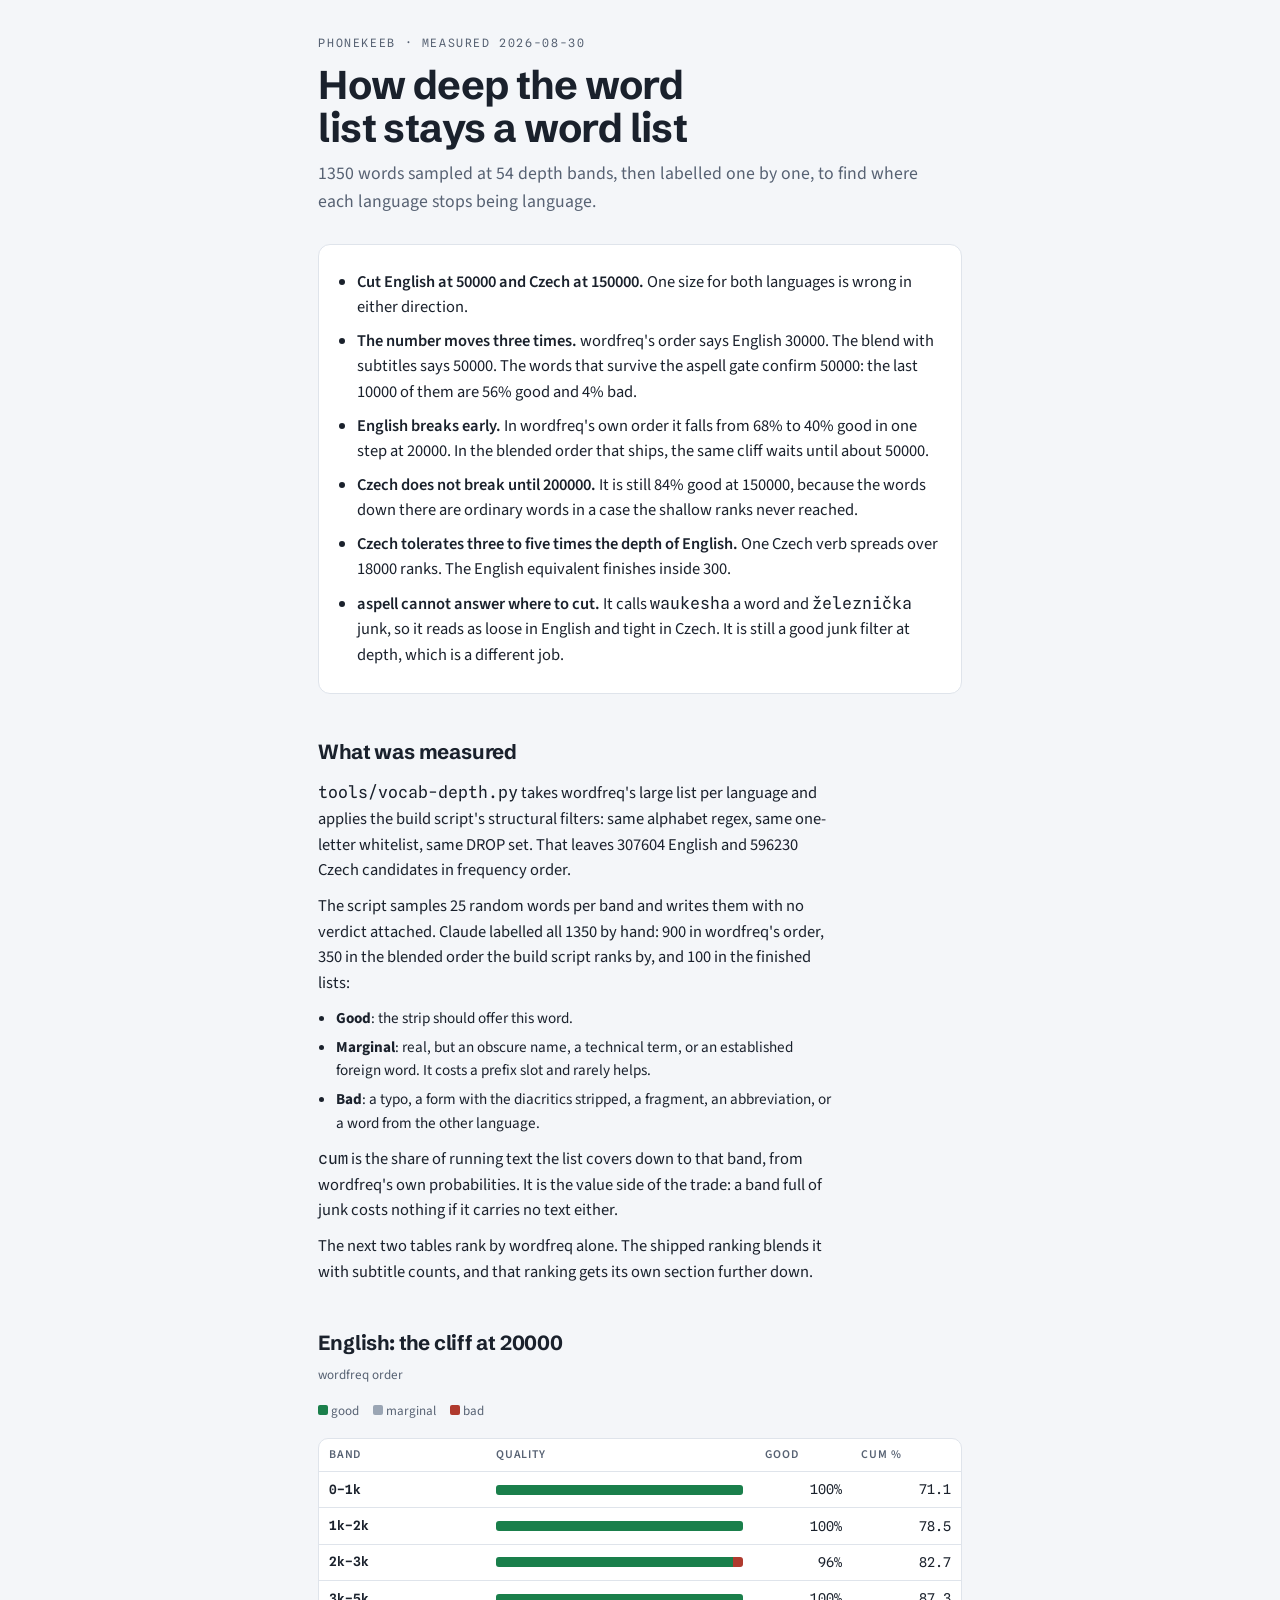
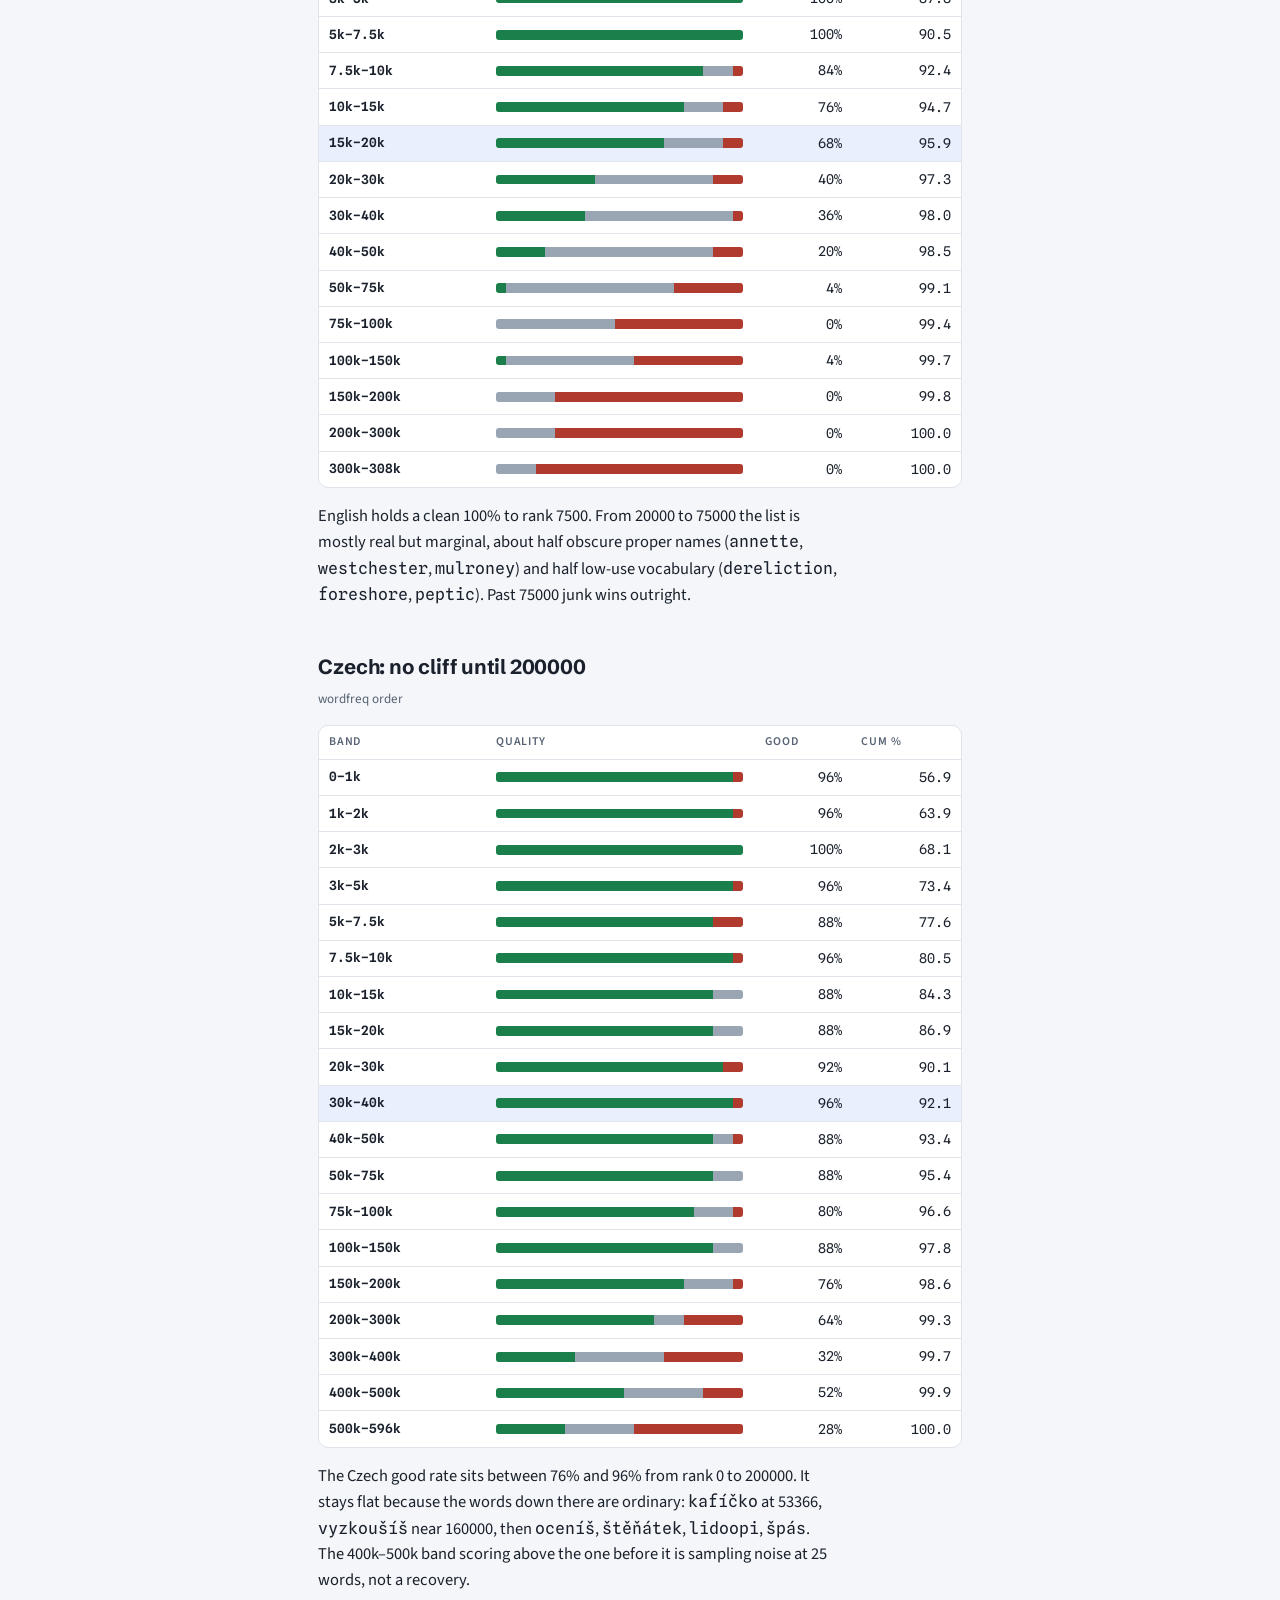
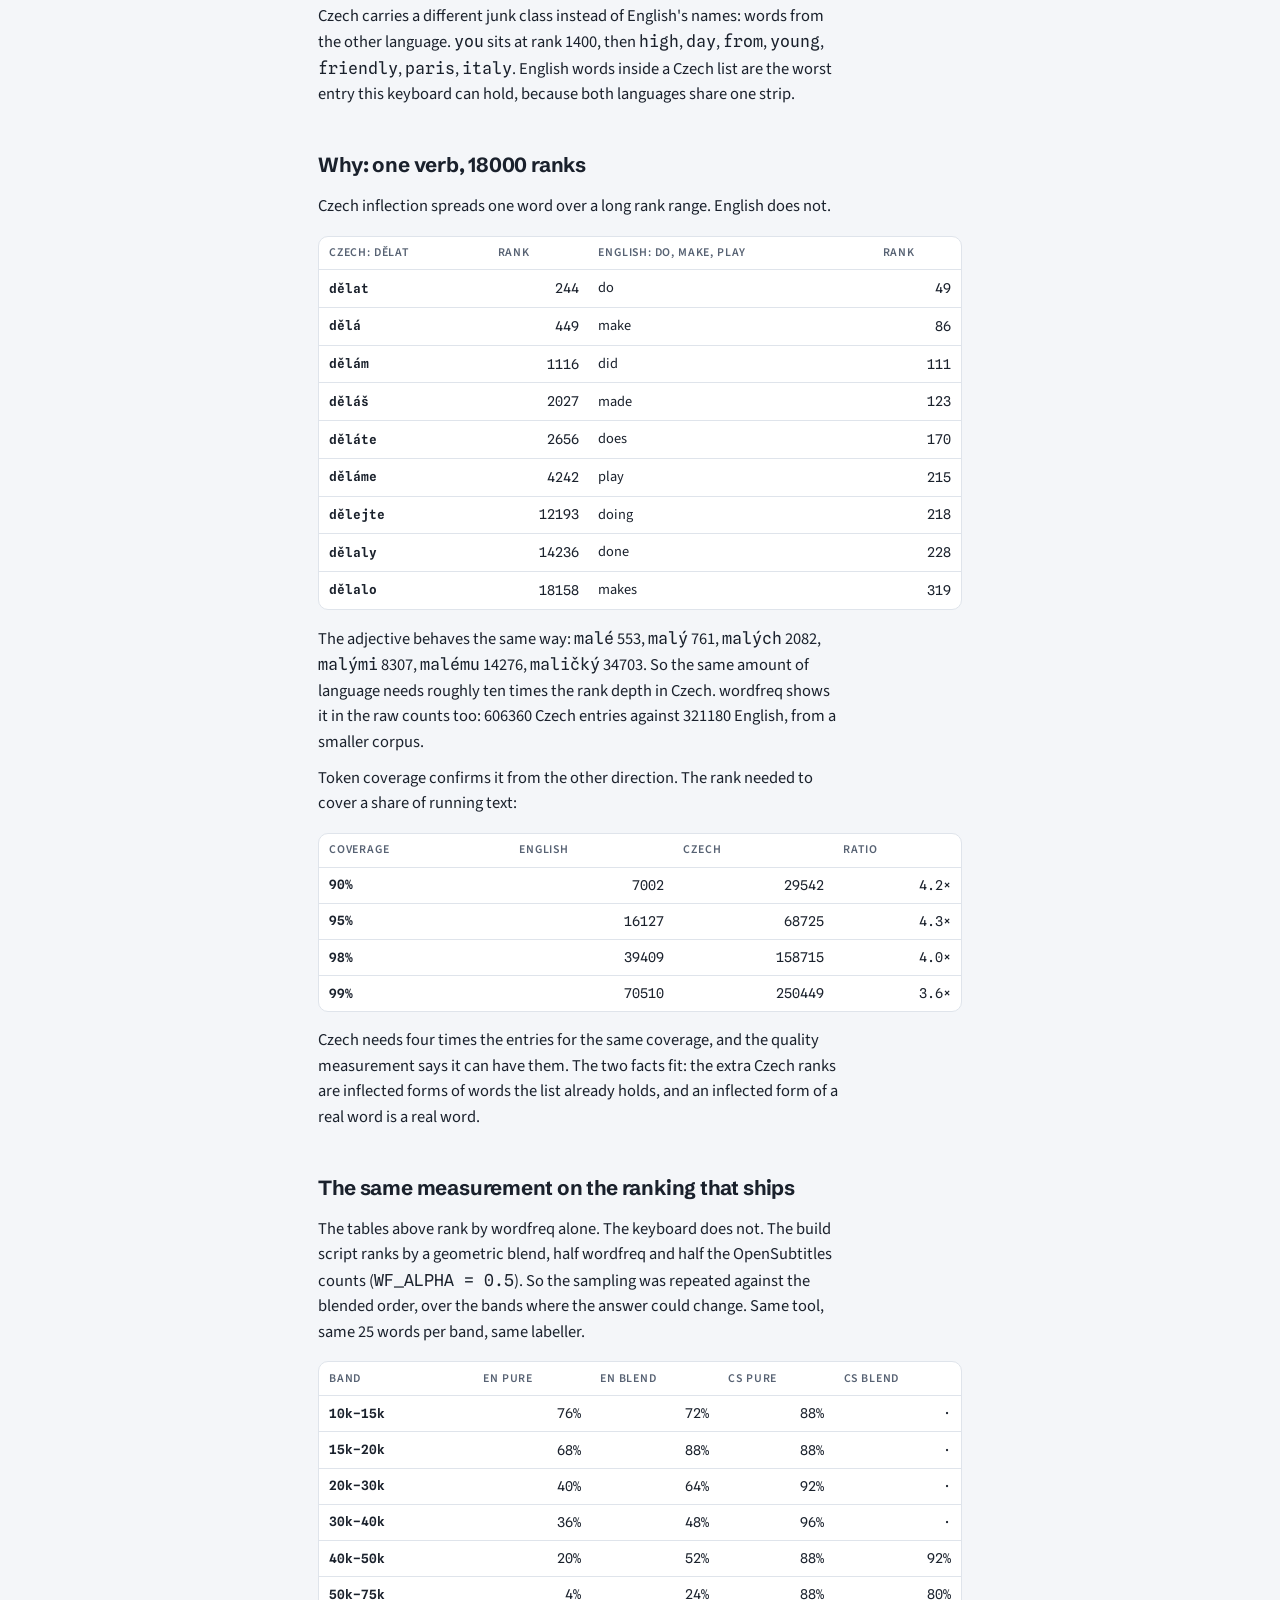
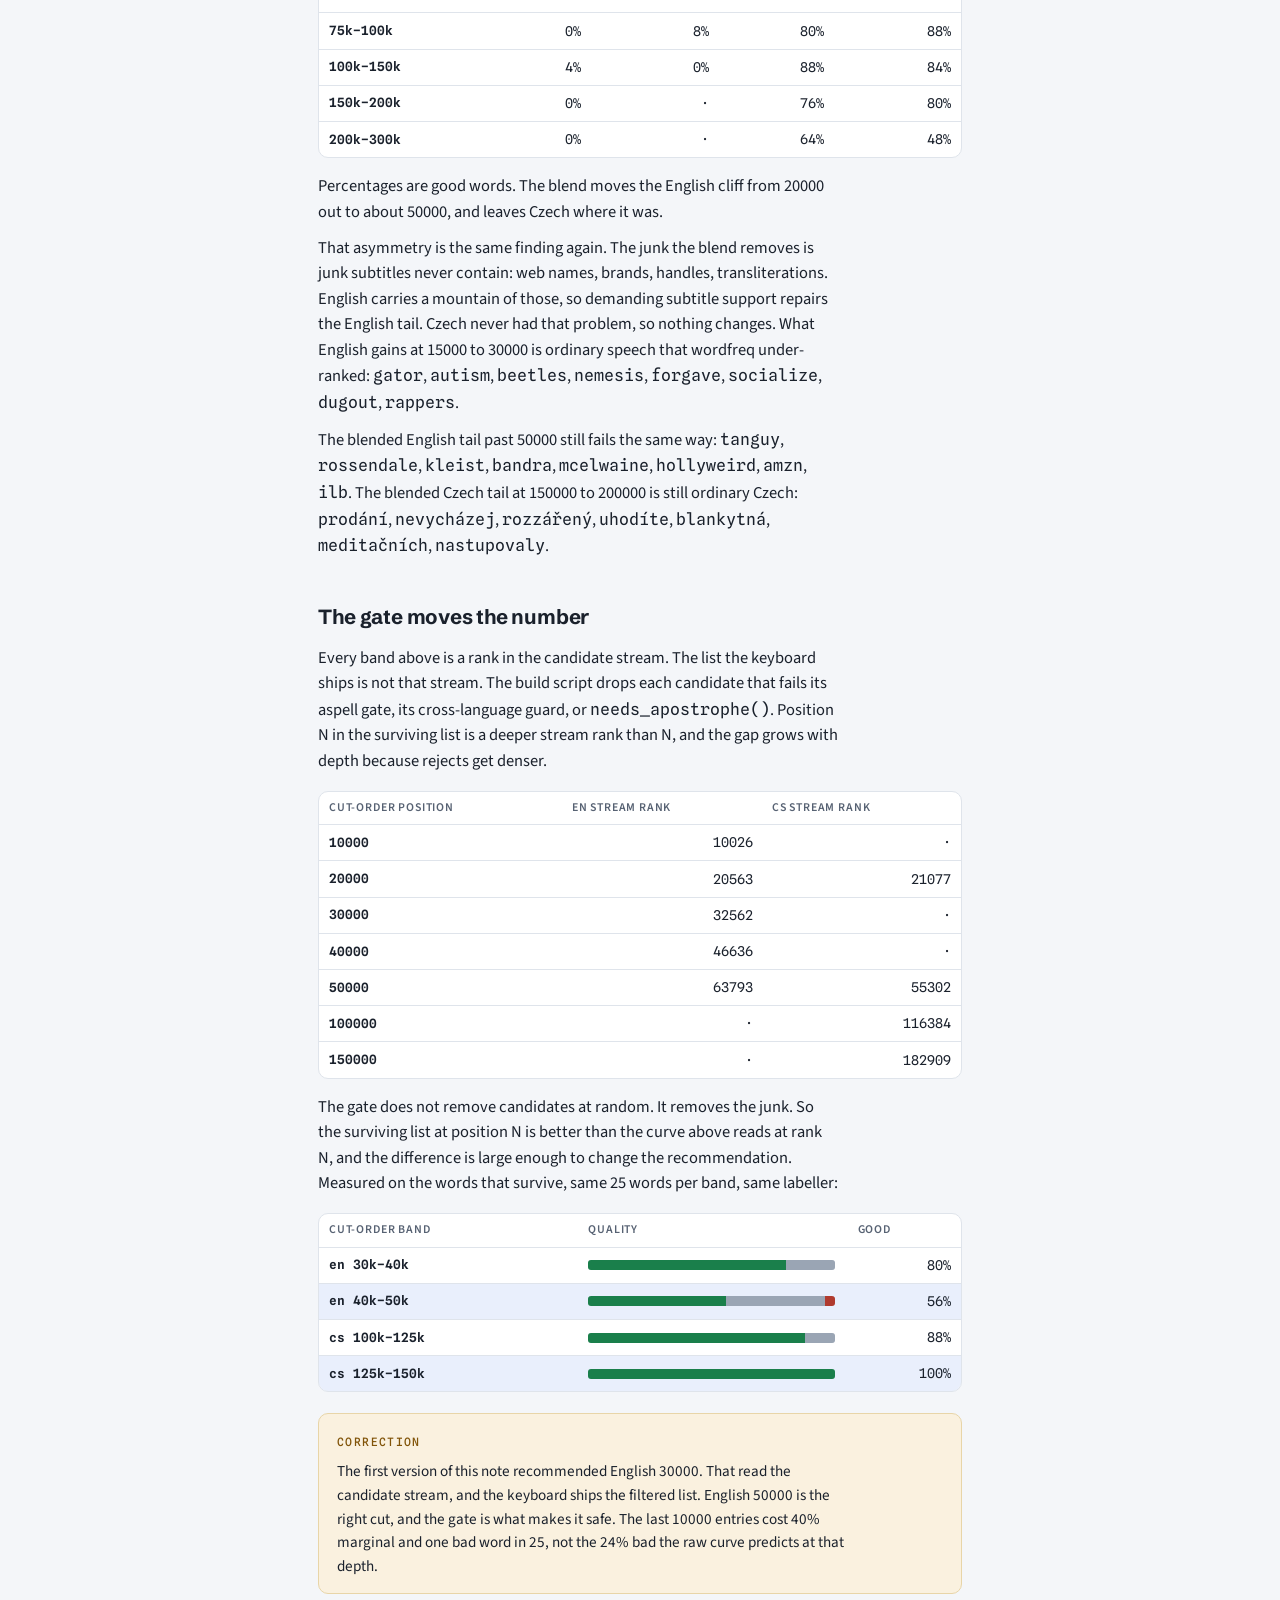
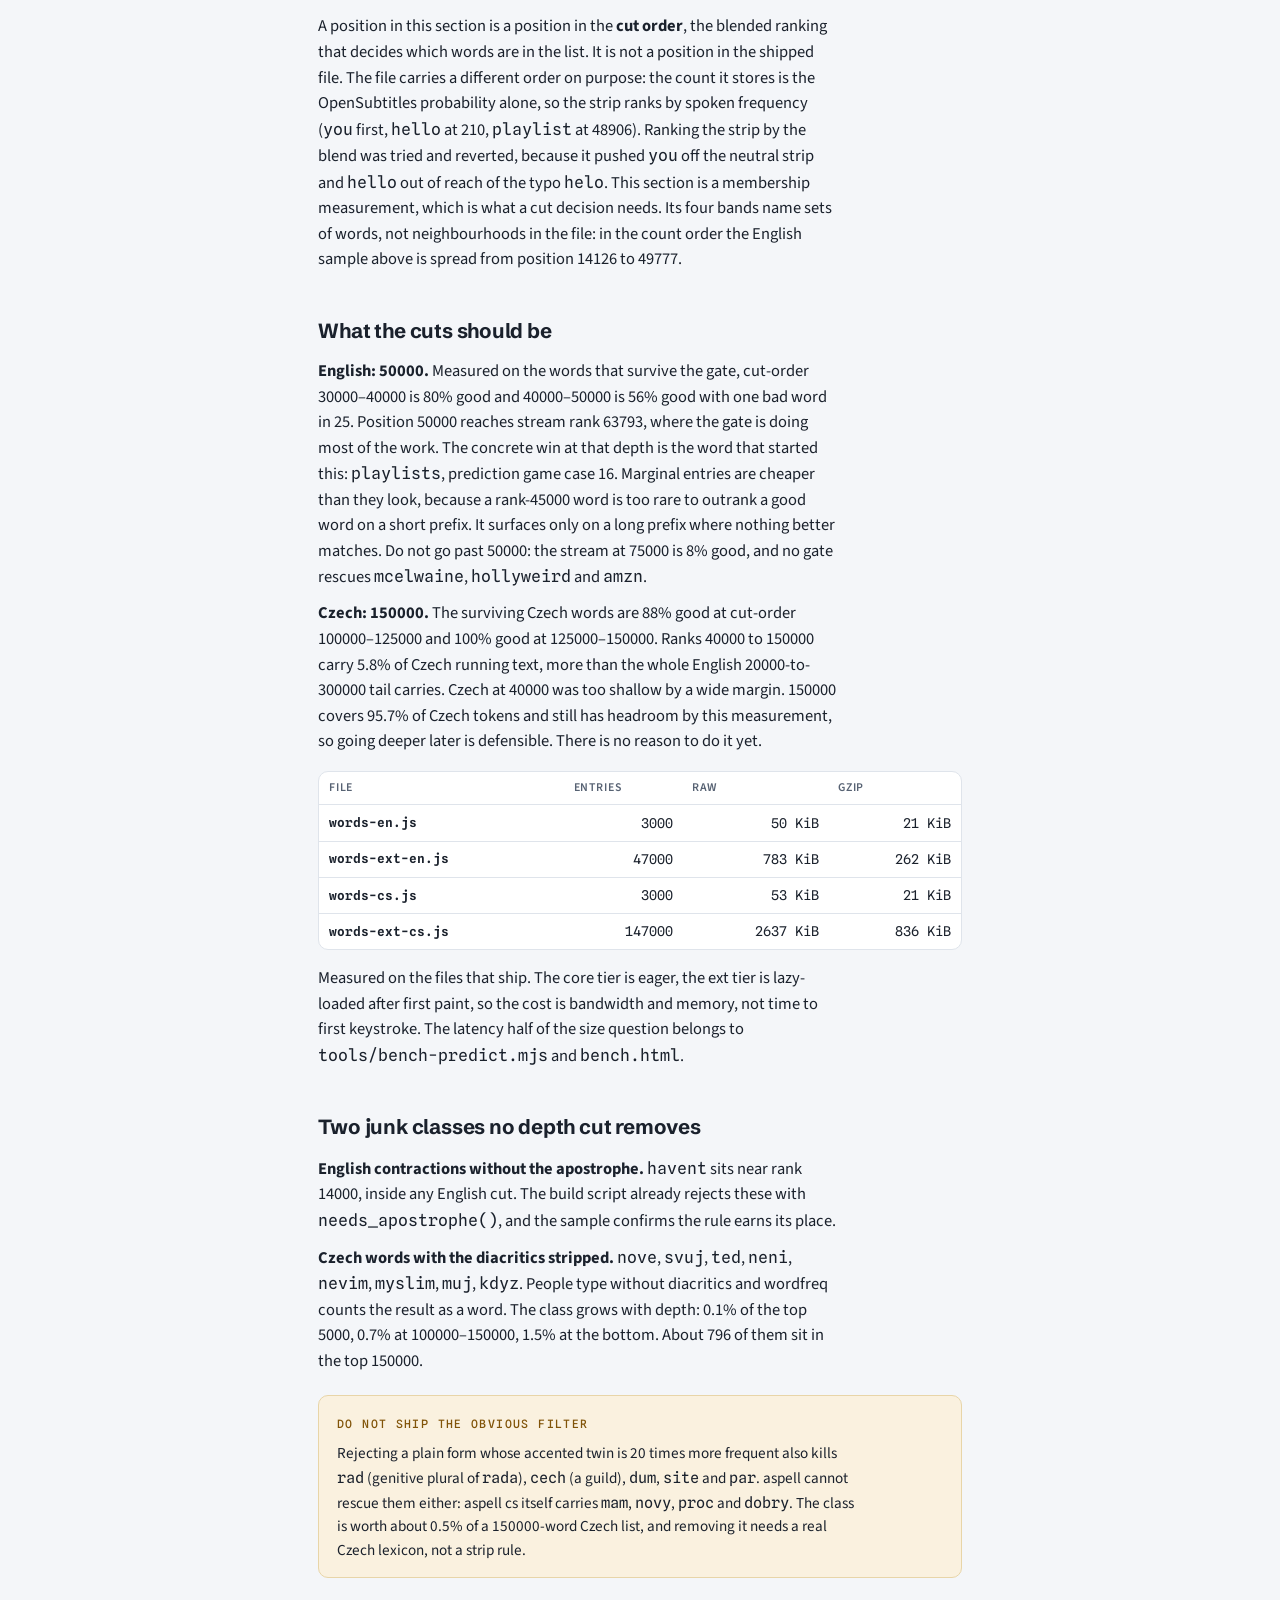
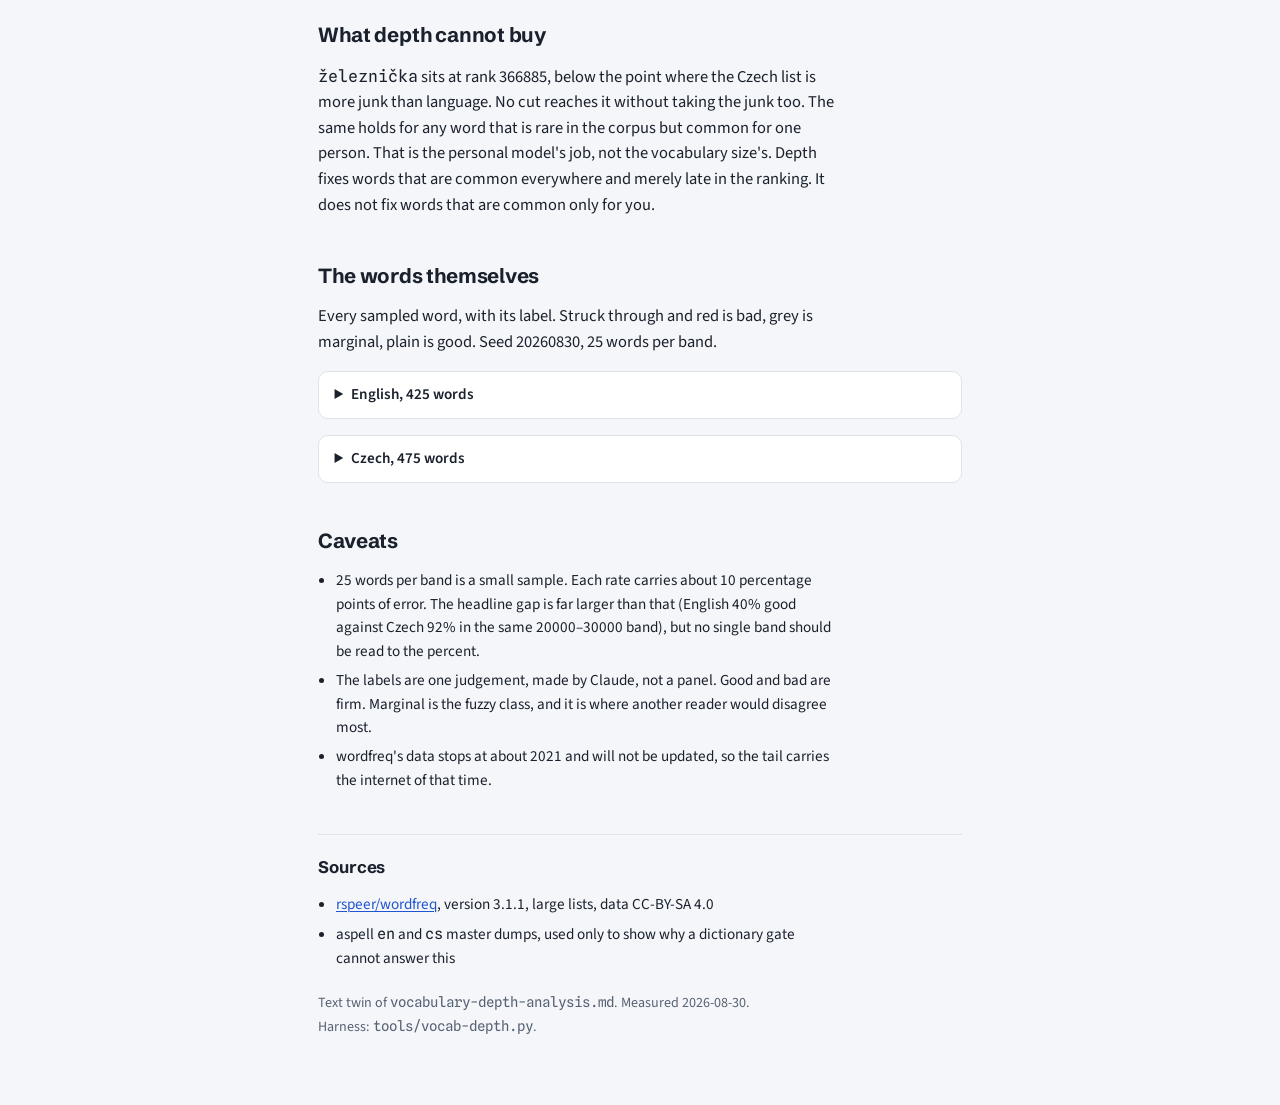
<file: vocabulary-depth-analysis.html>
<!doctype html>
<html lang="en">
<head>
<meta charset="utf-8">
<meta name="viewport" content="width=device-width, initial-scale=1">
<meta name="color-scheme" content="light dark">
<title>Phonekeeb Vocabulary Depth</title>
<link rel="stylesheet" href="https://fonts.googleapis.com/css2?family=Schibsted+Grotesk:wght@500;700&family=Source+Sans+3:wght@400;600&family=Spline+Sans+Mono:wght@400;500&display=swap">
<style>
  :root {
    --bg: #f4f6f9; --card: #ffffff; --ink: #1a212c; --muted: #576273;
    --line: #dfe4eb; --accent: #2b5fe3; --link: #2154cf; --chip-bg: #eef1f6;
    --warn-ink: #815409; --warn-bg: #faf1df; --warn-line: #e8d5a8;
    --good: #1a7f4b; --mid: #9aa5b4; --bad: #b03a2e; --quote-line: #b9c4d4;
  }
  @media (prefers-color-scheme: dark) {
    :root:not([data-theme="light"]) {
      --bg: #12151a; --card: #181d24; --ink: #e7eaf0; --muted: #98a2b1;
      --line: #2a313b; --accent: #5c86f5; --link: #93b0ff; --chip-bg: #232a33;
      --warn-ink: #e3b76c; --warn-bg: #251e0f; --warn-line: #4a3d1e;
      --good: #52c98a; --mid: #5d6878; --bad: #ec8377; --quote-line: #3c4756;
    }
  }
  :root[data-theme="dark"] {
    --bg: #12151a; --card: #181d24; --ink: #e7eaf0; --muted: #98a2b1;
    --line: #2a313b; --accent: #5c86f5; --link: #93b0ff; --chip-bg: #232a33;
    --warn-ink: #e3b76c; --warn-bg: #251e0f; --warn-line: #4a3d1e;
    --good: #52c98a; --mid: #5d6878; --bad: #ec8377; --quote-line: #3c4756;
  }
  * { box-sizing: border-box; }
  body {
    background: var(--bg); color: var(--ink);
    font-family: "Source Sans 3", "Segoe UI", system-ui, sans-serif;
    font-size: 1.03rem; line-height: 1.55; margin: 0;
  }
  .wrap { max-width: 42.5rem; margin: 0 auto; padding: 2.2rem 1.15rem 3.5rem; }
  .eyebrow {
    font-family: "Spline Sans Mono", "SFMono-Regular", Consolas, monospace;
    font-size: .72rem; letter-spacing: .14em; text-transform: uppercase;
    color: var(--muted); margin: 0 0 .6rem;
  }
  h1 {
    font-family: "Schibsted Grotesk", "Segoe UI", system-ui, sans-serif;
    font-size: clamp(1.9rem, 6vw, 2.5rem); font-weight: 700;
    letter-spacing: -.015em; line-height: 1.08; text-wrap: balance; margin: 0 0 .7rem;
  }
  .dek { font-size: 1.11rem; color: var(--muted); max-width: 34em; margin: 0 0 1.8rem; }
  h2 {
    font-family: "Schibsted Grotesk", "Segoe UI", system-ui, sans-serif;
    font-size: 1.28rem; font-weight: 700; letter-spacing: -.01em;
    text-wrap: balance; margin: 2.6rem 0 .8rem;
  }
  h3 {
    font-family: "Schibsted Grotesk", "Segoe UI", system-ui, sans-serif;
    font-size: 1.02rem; font-weight: 700; margin: 1.6rem 0 .4rem;
  }
  p { margin: .65rem 0; max-width: 65ch; }
  a { color: var(--link); text-decoration-thickness: 1px; text-underline-offset: 2px; }
  .mono { font-family: "Spline Sans Mono", "SFMono-Regular", Consolas, monospace; }

  .tldr { background: var(--card); border: 1px solid var(--line); border-radius: 12px; padding: 1.05rem 1.25rem; margin: 1.6rem 0 0; }
  .tldr ul { margin: 0; padding-left: 1.1rem; }
  .tldr li { margin: .5rem 0; }
  .tldr b { font-weight: 600; }

  .tablewrap { overflow-x: auto; border: 1px solid var(--line); border-radius: 10px; background: var(--card); margin: 1rem 0; }
  table { border-collapse: collapse; width: 100%; font-size: .9rem; }
  th, td { text-align: left; padding: .45rem .6rem; border-top: 1px solid var(--line); vertical-align: middle; }
  thead th { border-top: 0; font-size: .74rem; text-transform: uppercase; letter-spacing: .07em; color: var(--muted); font-weight: 600; }
  td.num { text-align: right; font-family: "Spline Sans Mono", monospace; font-size: .84rem; white-space: nowrap; }
  td:first-child { font-weight: 600; font-family: "Spline Sans Mono", monospace; font-size: .8rem; white-space: nowrap; }
  tr.cut td { background: color-mix(in srgb, var(--accent) 10%, transparent); }

  /* Stacked good / marginal / bad bar. The whole point of the page is
     that the English bars go grey then red while the Czech bars stay
     green far deeper, so the bar column carries the argument and the
     percentages are only the receipt. */
  td.bar { width: 42%; min-width: 8rem; padding-right: .8rem; }
  /* The stacked bar is a span, not the cell itself: a display:flex on the
     td would take the cell out of the table layout. */
  .stack { display: flex; height: .62rem; border-radius: 3px; overflow: hidden; background: var(--chip-bg); }
  .stack i { display: block; height: 100%; }
  .g { background: var(--good); }
  .m { background: var(--mid); }
  .b { background: var(--bad); }
  .key { font-size: .82rem; color: var(--muted); margin: .3rem 0 1rem; }
  .key i { display: inline-block; width: .62rem; height: .62rem; border-radius: 2px; vertical-align: baseline; margin: 0 .18rem 0 .7rem; }
  .key i:first-of-type { margin-left: 0; }

  .warncard { background: var(--warn-bg); border: 1px solid var(--warn-line); border-radius: 10px; padding: .9rem 1.1rem; margin: 1.3rem 0; }
  .warncard .tag { font-family: "Spline Sans Mono", monospace; font-size: .72rem; letter-spacing: .12em; color: var(--warn-ink); font-weight: 500; }
  .warncard p { font-size: .95rem; margin: .4rem 0 0; }

  details { background: var(--card); border: 1px solid var(--line); border-radius: 10px; padding: .7rem .95rem; margin: 1rem 0; }
  summary { cursor: pointer; font-weight: 600; font-size: .95rem; }
  details .band { margin: .9rem 0 0; }
  details .band b { font-family: "Spline Sans Mono", monospace; font-size: .74rem; color: var(--muted); font-weight: 500; display: block; }
  details .band p { font-size: .88rem; margin: .15rem 0 0; max-width: none; }
  .w-g { color: var(--ink); }
  .w-m { color: var(--muted); }
  .w-b { color: var(--bad); text-decoration: line-through; text-decoration-thickness: 1px; }

  ul.need { padding-left: 1.1rem; margin: .4rem 0 0; font-size: .95rem; }
  ul.need li { margin: .35rem 0; max-width: 62ch; }

  .sources { border-top: 1px solid var(--line); margin-top: 2.6rem; padding-top: 1.2rem; }
  .sources h2 { margin-top: 0; font-size: 1.05rem; }
  .repo-note { font-size: .88rem; color: var(--muted); margin-top: 1.3rem; }
</style>
</head>
<body>
<div class="wrap">

<p class="eyebrow">Phonekeeb · measured 2026-08-30</p>
<h1>How deep the word list stays a word list</h1>
<p class="dek">1350 words sampled at 54 depth bands, then labelled one by one, to find where each language stops being language.</p>

<div class="tldr">
  <ul>
    <li><b>Cut English at 50000 and Czech at 150000.</b> One size for both languages is wrong in either direction.</li>
    <li><b>The number moves three times.</b> wordfreq's order says English 30000. The blend with subtitles says 50000. The words that survive the aspell gate confirm 50000: the last 10000 of them are 56% good and 4% bad.</li>
    <li><b>English breaks early.</b> In wordfreq's own order it falls from 68% to 40% good in one step at 20000. In the blended order that ships, the same cliff waits until about 50000.</li>
    <li><b>Czech does not break until 200000.</b> It is still 84% good at 150000, because the words down there are ordinary words in a case the shallow ranks never reached.</li>
    <li><b>Czech tolerates three to five times the depth of English.</b> One Czech verb spreads over 18000 ranks. The English equivalent finishes inside 300.</li>
    <li><b>aspell cannot answer where to cut.</b> It calls <span class="mono">waukesha</span> a word and <span class="mono">železnička</span> junk, so it reads as loose in English and tight in Czech. It is still a good junk filter at depth, which is a different job.</li>
  </ul>
</div>

<h2>What was measured</h2>

<p><span class="mono">tools/vocab-depth.py</span> takes wordfreq's large list per language and applies the build script's structural filters: same alphabet regex, same one-letter whitelist, same DROP set. That leaves 307604 English and 596230 Czech candidates in frequency order.</p>

<p>The script samples 25 random words per band and writes them with no verdict attached. Claude labelled all 1350 by hand: 900 in wordfreq's order, 350 in the blended order the build script ranks by, and 100 in the finished lists:</p>

<ul class="need">
  <li><b>Good</b>: the strip should offer this word.</li>
  <li><b>Marginal</b>: real, but an obscure name, a technical term, or an established foreign word. It costs a prefix slot and rarely helps.</li>
  <li><b>Bad</b>: a typo, a form with the diacritics stripped, a fragment, an abbreviation, or a word from the other language.</li>
</ul>

<p><span class="mono">cum</span> is the share of running text the list covers down to that band, from wordfreq's own probabilities. It is the value side of the trade: a band full of junk costs nothing if it carries no text either.</p>

<p>The next two tables rank by wordfreq alone. The shipped ranking blends it with subtitle counts, and that ranking gets its own section further down.</p>

<h2>English: the cliff at 20000</h2>

<p class="key" style="margin-top:-.4rem">wordfreq order</p>

<p class="key"><i class="g"></i>good <i class="m"></i>marginal <i class="b"></i>bad</p>

<div class="tablewrap">
<table>
<thead><tr><th>band</th><th>quality</th><th class="num">good</th><th class="num">cum&nbsp;%</th></tr></thead>
<tbody>
<tr><td>0–1k</td><td class="bar"><span class="stack"><i class="g" style="width:100%"></i></span></td><td class="num">100%</td><td class="num">71.1</td></tr>
<tr><td>1k–2k</td><td class="bar"><span class="stack"><i class="g" style="width:100%"></i></span></td><td class="num">100%</td><td class="num">78.5</td></tr>
<tr><td>2k–3k</td><td class="bar"><span class="stack"><i class="g" style="width:96%"></i><i class="b" style="width:4%"></i></span></td><td class="num">96%</td><td class="num">82.7</td></tr>
<tr><td>3k–5k</td><td class="bar"><span class="stack"><i class="g" style="width:100%"></i></span></td><td class="num">100%</td><td class="num">87.3</td></tr>
<tr><td>5k–7.5k</td><td class="bar"><span class="stack"><i class="g" style="width:100%"></i></span></td><td class="num">100%</td><td class="num">90.5</td></tr>
<tr><td>7.5k–10k</td><td class="bar"><span class="stack"><i class="g" style="width:84%"></i><i class="m" style="width:12%"></i><i class="b" style="width:4%"></i></span></td><td class="num">84%</td><td class="num">92.4</td></tr>
<tr><td>10k–15k</td><td class="bar"><span class="stack"><i class="g" style="width:76%"></i><i class="m" style="width:16%"></i><i class="b" style="width:8%"></i></span></td><td class="num">76%</td><td class="num">94.7</td></tr>
<tr class="cut"><td>15k–20k</td><td class="bar"><span class="stack"><i class="g" style="width:68%"></i><i class="m" style="width:24%"></i><i class="b" style="width:8%"></i></span></td><td class="num">68%</td><td class="num">95.9</td></tr>
<tr><td>20k–30k</td><td class="bar"><span class="stack"><i class="g" style="width:40%"></i><i class="m" style="width:48%"></i><i class="b" style="width:12%"></i></span></td><td class="num">40%</td><td class="num">97.3</td></tr>
<tr><td>30k–40k</td><td class="bar"><span class="stack"><i class="g" style="width:36%"></i><i class="m" style="width:60%"></i><i class="b" style="width:4%"></i></span></td><td class="num">36%</td><td class="num">98.0</td></tr>
<tr><td>40k–50k</td><td class="bar"><span class="stack"><i class="g" style="width:20%"></i><i class="m" style="width:68%"></i><i class="b" style="width:12%"></i></span></td><td class="num">20%</td><td class="num">98.5</td></tr>
<tr><td>50k–75k</td><td class="bar"><span class="stack"><i class="g" style="width:4%"></i><i class="m" style="width:68%"></i><i class="b" style="width:28%"></i></span></td><td class="num">4%</td><td class="num">99.1</td></tr>
<tr><td>75k–100k</td><td class="bar"><span class="stack"><i class="m" style="width:48%"></i><i class="b" style="width:52%"></i></span></td><td class="num">0%</td><td class="num">99.4</td></tr>
<tr><td>100k–150k</td><td class="bar"><span class="stack"><i class="g" style="width:4%"></i><i class="m" style="width:52%"></i><i class="b" style="width:44%"></i></span></td><td class="num">4%</td><td class="num">99.7</td></tr>
<tr><td>150k–200k</td><td class="bar"><span class="stack"><i class="m" style="width:24%"></i><i class="b" style="width:76%"></i></span></td><td class="num">0%</td><td class="num">99.8</td></tr>
<tr><td>200k–300k</td><td class="bar"><span class="stack"><i class="m" style="width:24%"></i><i class="b" style="width:76%"></i></span></td><td class="num">0%</td><td class="num">100.0</td></tr>
<tr><td>300k–308k</td><td class="bar"><span class="stack"><i class="m" style="width:16%"></i><i class="b" style="width:84%"></i></span></td><td class="num">0%</td><td class="num">100.0</td></tr>
</tbody>
</table>
</div>

<p>English holds a clean 100% to rank 7500. From 20000 to 75000 the list is mostly real but marginal, about half obscure proper names (<span class="mono">annette</span>, <span class="mono">westchester</span>, <span class="mono">mulroney</span>) and half low-use vocabulary (<span class="mono">dereliction</span>, <span class="mono">foreshore</span>, <span class="mono">peptic</span>). Past 75000 junk wins outright.</p>

<h2>Czech: no cliff until 200000</h2>

<p class="key" style="margin-top:-.4rem">wordfreq order</p>

<div class="tablewrap">
<table>
<thead><tr><th>band</th><th>quality</th><th class="num">good</th><th class="num">cum&nbsp;%</th></tr></thead>
<tbody>
<tr><td>0–1k</td><td class="bar"><span class="stack"><i class="g" style="width:96%"></i><i class="b" style="width:4%"></i></span></td><td class="num">96%</td><td class="num">56.9</td></tr>
<tr><td>1k–2k</td><td class="bar"><span class="stack"><i class="g" style="width:96%"></i><i class="b" style="width:4%"></i></span></td><td class="num">96%</td><td class="num">63.9</td></tr>
<tr><td>2k–3k</td><td class="bar"><span class="stack"><i class="g" style="width:100%"></i></span></td><td class="num">100%</td><td class="num">68.1</td></tr>
<tr><td>3k–5k</td><td class="bar"><span class="stack"><i class="g" style="width:96%"></i><i class="b" style="width:4%"></i></span></td><td class="num">96%</td><td class="num">73.4</td></tr>
<tr><td>5k–7.5k</td><td class="bar"><span class="stack"><i class="g" style="width:88%"></i><i class="b" style="width:12%"></i></span></td><td class="num">88%</td><td class="num">77.6</td></tr>
<tr><td>7.5k–10k</td><td class="bar"><span class="stack"><i class="g" style="width:96%"></i><i class="b" style="width:4%"></i></span></td><td class="num">96%</td><td class="num">80.5</td></tr>
<tr><td>10k–15k</td><td class="bar"><span class="stack"><i class="g" style="width:88%"></i><i class="m" style="width:12%"></i></span></td><td class="num">88%</td><td class="num">84.3</td></tr>
<tr><td>15k–20k</td><td class="bar"><span class="stack"><i class="g" style="width:88%"></i><i class="m" style="width:12%"></i></span></td><td class="num">88%</td><td class="num">86.9</td></tr>
<tr><td>20k–30k</td><td class="bar"><span class="stack"><i class="g" style="width:92%"></i><i class="b" style="width:8%"></i></span></td><td class="num">92%</td><td class="num">90.1</td></tr>
<tr class="cut"><td>30k–40k</td><td class="bar"><span class="stack"><i class="g" style="width:96%"></i><i class="b" style="width:4%"></i></span></td><td class="num">96%</td><td class="num">92.1</td></tr>
<tr><td>40k–50k</td><td class="bar"><span class="stack"><i class="g" style="width:88%"></i><i class="m" style="width:8%"></i><i class="b" style="width:4%"></i></span></td><td class="num">88%</td><td class="num">93.4</td></tr>
<tr><td>50k–75k</td><td class="bar"><span class="stack"><i class="g" style="width:88%"></i><i class="m" style="width:12%"></i></span></td><td class="num">88%</td><td class="num">95.4</td></tr>
<tr><td>75k–100k</td><td class="bar"><span class="stack"><i class="g" style="width:80%"></i><i class="m" style="width:16%"></i><i class="b" style="width:4%"></i></span></td><td class="num">80%</td><td class="num">96.6</td></tr>
<tr><td>100k–150k</td><td class="bar"><span class="stack"><i class="g" style="width:88%"></i><i class="m" style="width:12%"></i></span></td><td class="num">88%</td><td class="num">97.8</td></tr>
<tr><td>150k–200k</td><td class="bar"><span class="stack"><i class="g" style="width:76%"></i><i class="m" style="width:20%"></i><i class="b" style="width:4%"></i></span></td><td class="num">76%</td><td class="num">98.6</td></tr>
<tr><td>200k–300k</td><td class="bar"><span class="stack"><i class="g" style="width:64%"></i><i class="m" style="width:12%"></i><i class="b" style="width:24%"></i></span></td><td class="num">64%</td><td class="num">99.3</td></tr>
<tr><td>300k–400k</td><td class="bar"><span class="stack"><i class="g" style="width:32%"></i><i class="m" style="width:36%"></i><i class="b" style="width:32%"></i></span></td><td class="num">32%</td><td class="num">99.7</td></tr>
<tr><td>400k–500k</td><td class="bar"><span class="stack"><i class="g" style="width:52%"></i><i class="m" style="width:32%"></i><i class="b" style="width:16%"></i></span></td><td class="num">52%</td><td class="num">99.9</td></tr>
<tr><td>500k–596k</td><td class="bar"><span class="stack"><i class="g" style="width:28%"></i><i class="m" style="width:28%"></i><i class="b" style="width:44%"></i></span></td><td class="num">28%</td><td class="num">100.0</td></tr>
</tbody>
</table>
</div>

<p>The Czech good rate sits between 76% and 96% from rank 0 to 200000. It stays flat because the words down there are ordinary: <span class="mono">kafíčko</span> at 53366, <span class="mono">vyzkoušíš</span> near 160000, then <span class="mono">oceníš</span>, <span class="mono">štěňátek</span>, <span class="mono">lidoopi</span>, <span class="mono">špás</span>. The 400k–500k band scoring above the one before it is sampling noise at 25 words, not a recovery.</p>

<p>Czech carries a different junk class instead of English's names: words from the other language. <span class="mono">you</span> sits at rank 1400, then <span class="mono">high</span>, <span class="mono">day</span>, <span class="mono">from</span>, <span class="mono">young</span>, <span class="mono">friendly</span>, <span class="mono">paris</span>, <span class="mono">italy</span>. English words inside a Czech list are the worst entry this keyboard can hold, because both languages share one strip.</p>

<h2>Why: one verb, 18000 ranks</h2>

<p>Czech inflection spreads one word over a long rank range. English does not.</p>

<div class="tablewrap">
<table>
<thead><tr><th>Czech: dělat</th><th class="num">rank</th><th>English: do, make, play</th><th class="num">rank</th></tr></thead>
<tbody>
<tr><td>dělat</td><td class="num">244</td><td>do</td><td class="num">49</td></tr>
<tr><td>dělá</td><td class="num">449</td><td>make</td><td class="num">86</td></tr>
<tr><td>dělám</td><td class="num">1116</td><td>did</td><td class="num">111</td></tr>
<tr><td>děláš</td><td class="num">2027</td><td>made</td><td class="num">123</td></tr>
<tr><td>děláte</td><td class="num">2656</td><td>does</td><td class="num">170</td></tr>
<tr><td>děláme</td><td class="num">4242</td><td>play</td><td class="num">215</td></tr>
<tr><td>dělejte</td><td class="num">12193</td><td>doing</td><td class="num">218</td></tr>
<tr><td>dělaly</td><td class="num">14236</td><td>done</td><td class="num">228</td></tr>
<tr><td>dělalo</td><td class="num">18158</td><td>makes</td><td class="num">319</td></tr>
</tbody>
</table>
</div>

<p>The adjective behaves the same way: <span class="mono">malé</span> 553, <span class="mono">malý</span> 761, <span class="mono">malých</span> 2082, <span class="mono">malými</span> 8307, <span class="mono">malému</span> 14276, <span class="mono">maličký</span> 34703. So the same amount of language needs roughly ten times the rank depth in Czech. wordfreq shows it in the raw counts too: 606360 Czech entries against 321180 English, from a smaller corpus.</p>

<p>Token coverage confirms it from the other direction. The rank needed to cover a share of running text:</p>

<div class="tablewrap">
<table>
<thead><tr><th>coverage</th><th class="num">English</th><th class="num">Czech</th><th class="num">ratio</th></tr></thead>
<tbody>
<tr><td>90%</td><td class="num">7002</td><td class="num">29542</td><td class="num">4.2×</td></tr>
<tr><td>95%</td><td class="num">16127</td><td class="num">68725</td><td class="num">4.3×</td></tr>
<tr><td>98%</td><td class="num">39409</td><td class="num">158715</td><td class="num">4.0×</td></tr>
<tr><td>99%</td><td class="num">70510</td><td class="num">250449</td><td class="num">3.6×</td></tr>
</tbody>
</table>
</div>

<p>Czech needs four times the entries for the same coverage, and the quality measurement says it can have them. The two facts fit: the extra Czech ranks are inflected forms of words the list already holds, and an inflected form of a real word is a real word.</p>

<h2>The same measurement on the ranking that ships</h2>

<p>The tables above rank by wordfreq alone. The keyboard does not. The build script ranks by a geometric blend, half wordfreq and half the OpenSubtitles counts (<span class="mono">WF_ALPHA = 0.5</span>). So the sampling was repeated against the blended order, over the bands where the answer could change. Same tool, same 25 words per band, same labeller.</p>

<div class="tablewrap">
<table>
<thead><tr><th>band</th><th class="num">en pure</th><th class="num">en blend</th><th class="num">cs pure</th><th class="num">cs blend</th></tr></thead>
<tbody>
<tr><td>10k–15k</td><td class="num">76%</td><td class="num">72%</td><td class="num">88%</td><td class="num">·</td></tr>
<tr><td>15k–20k</td><td class="num">68%</td><td class="num">88%</td><td class="num">88%</td><td class="num">·</td></tr>
<tr><td>20k–30k</td><td class="num">40%</td><td class="num">64%</td><td class="num">92%</td><td class="num">·</td></tr>
<tr><td>30k–40k</td><td class="num">36%</td><td class="num">48%</td><td class="num">96%</td><td class="num">·</td></tr>
<tr><td>40k–50k</td><td class="num">20%</td><td class="num">52%</td><td class="num">88%</td><td class="num">92%</td></tr>
<tr><td>50k–75k</td><td class="num">4%</td><td class="num">24%</td><td class="num">88%</td><td class="num">80%</td></tr>
<tr><td>75k–100k</td><td class="num">0%</td><td class="num">8%</td><td class="num">80%</td><td class="num">88%</td></tr>
<tr><td>100k–150k</td><td class="num">4%</td><td class="num">0%</td><td class="num">88%</td><td class="num">84%</td></tr>
<tr><td>150k–200k</td><td class="num">0%</td><td class="num">·</td><td class="num">76%</td><td class="num">80%</td></tr>
<tr><td>200k–300k</td><td class="num">0%</td><td class="num">·</td><td class="num">64%</td><td class="num">48%</td></tr>
</tbody>
</table>
</div>

<p>Percentages are good words. The blend moves the English cliff from 20000 out to about 50000, and leaves Czech where it was.</p>

<p>That asymmetry is the same finding again. The junk the blend removes is junk subtitles never contain: web names, brands, handles, transliterations. English carries a mountain of those, so demanding subtitle support repairs the English tail. Czech never had that problem, so nothing changes. What English gains at 15000 to 30000 is ordinary speech that wordfreq under-ranked: <span class="mono">gator</span>, <span class="mono">autism</span>, <span class="mono">beetles</span>, <span class="mono">nemesis</span>, <span class="mono">forgave</span>, <span class="mono">socialize</span>, <span class="mono">dugout</span>, <span class="mono">rappers</span>.</p>

<p>The blended English tail past 50000 still fails the same way: <span class="mono">tanguy</span>, <span class="mono">rossendale</span>, <span class="mono">kleist</span>, <span class="mono">bandra</span>, <span class="mono">mcelwaine</span>, <span class="mono">hollyweird</span>, <span class="mono">amzn</span>, <span class="mono">ilb</span>. The blended Czech tail at 150000 to 200000 is still ordinary Czech: <span class="mono">prodání</span>, <span class="mono">nevycházej</span>, <span class="mono">rozzářený</span>, <span class="mono">uhodíte</span>, <span class="mono">blankytná</span>, <span class="mono">meditačních</span>, <span class="mono">nastupovaly</span>.</p>

<h2>The gate moves the number</h2>

<p>Every band above is a rank in the candidate stream. The list the keyboard ships is not that stream. The build script drops each candidate that fails its aspell gate, its cross-language guard, or <span class="mono">needs_apostrophe()</span>. Position N in the surviving list is a deeper stream rank than N, and the gap grows with depth because rejects get denser.</p>

<div class="tablewrap">
<table>
<thead><tr><th>cut-order position</th><th class="num">en stream rank</th><th class="num">cs stream rank</th></tr></thead>
<tbody>
<tr><td>10000</td><td class="num">10026</td><td class="num">·</td></tr>
<tr><td>20000</td><td class="num">20563</td><td class="num">21077</td></tr>
<tr><td>30000</td><td class="num">32562</td><td class="num">·</td></tr>
<tr><td>40000</td><td class="num">46636</td><td class="num">·</td></tr>
<tr><td>50000</td><td class="num">63793</td><td class="num">55302</td></tr>
<tr><td>100000</td><td class="num">·</td><td class="num">116384</td></tr>
<tr><td>150000</td><td class="num">·</td><td class="num">182909</td></tr>
</tbody>
</table>
</div>

<p>The gate does not remove candidates at random. It removes the junk. So the surviving list at position N is better than the curve above reads at rank N, and the difference is large enough to change the recommendation. Measured on the words that survive, same 25 words per band, same labeller:</p>

<div class="tablewrap">
<table>
<thead><tr><th>cut-order band</th><th>quality</th><th class="num">good</th></tr></thead>
<tbody>
<tr><td>en 30k–40k</td><td class="bar"><span class="stack"><i class="g" style="width:80%"></i><i class="m" style="width:20%"></i></span></td><td class="num">80%</td></tr>
<tr class="cut"><td>en 40k–50k</td><td class="bar"><span class="stack"><i class="g" style="width:56%"></i><i class="m" style="width:40%"></i><i class="b" style="width:4%"></i></span></td><td class="num">56%</td></tr>
<tr><td>cs 100k–125k</td><td class="bar"><span class="stack"><i class="g" style="width:88%"></i><i class="m" style="width:12%"></i></span></td><td class="num">88%</td></tr>
<tr class="cut"><td>cs 125k–150k</td><td class="bar"><span class="stack"><i class="g" style="width:100%"></i></span></td><td class="num">100%</td></tr>
</tbody>
</table>
</div>

<div class="warncard">
  <span class="tag">CORRECTION</span>
  <p>The first version of this note recommended English 30000. That read the candidate stream, and the keyboard ships the filtered list. English 50000 is the right cut, and the gate is what makes it safe. The last 10000 entries cost 40% marginal and one bad word in 25, not the 24% bad the raw curve predicts at that depth.</p>
</div>

<p>A position in this section is a position in the <b>cut order</b>, the blended ranking that decides which words are in the list. It is not a position in the shipped file. The file carries a different order on purpose: the count it stores is the OpenSubtitles probability alone, so the strip ranks by spoken frequency (<span class="mono">you</span> first, <span class="mono">hello</span> at 210, <span class="mono">playlist</span> at 48906). Ranking the strip by the blend was tried and reverted, because it pushed <span class="mono">you</span> off the neutral strip and <span class="mono">hello</span> out of reach of the typo <span class="mono">helo</span>. This section is a membership measurement, which is what a cut decision needs. Its four bands name sets of words, not neighbourhoods in the file: in the count order the English sample above is spread from position 14126 to 49777.</p>

<h2>What the cuts should be</h2>

<p><b>English: 50000.</b> Measured on the words that survive the gate, cut-order 30000–40000 is 80% good and 40000–50000 is 56% good with one bad word in 25. Position 50000 reaches stream rank 63793, where the gate is doing most of the work. The concrete win at that depth is the word that started this: <span class="mono">playlists</span>, prediction game case 16. Marginal entries are cheaper than they look, because a rank-45000 word is too rare to outrank a good word on a short prefix. It surfaces only on a long prefix where nothing better matches. Do not go past 50000: the stream at 75000 is 8% good, and no gate rescues <span class="mono">mcelwaine</span>, <span class="mono">hollyweird</span> and <span class="mono">amzn</span>.</p>

<p><b>Czech: 150000.</b> The surviving Czech words are 88% good at cut-order 100000–125000 and 100% good at 125000–150000. Ranks 40000 to 150000 carry 5.8% of Czech running text, more than the whole English 20000-to-300000 tail carries. Czech at 40000 was too shallow by a wide margin. 150000 covers 95.7% of Czech tokens and still has headroom by this measurement, so going deeper later is defensible. There is no reason to do it yet.</p>

<div class="tablewrap">
<table>
<thead><tr><th>file</th><th class="num">entries</th><th class="num">raw</th><th class="num">gzip</th></tr></thead>
<tbody>
<tr><td>words-en.js</td><td class="num">3000</td><td class="num">50 KiB</td><td class="num">21 KiB</td></tr>
<tr><td>words-ext-en.js</td><td class="num">47000</td><td class="num">783 KiB</td><td class="num">262 KiB</td></tr>
<tr><td>words-cs.js</td><td class="num">3000</td><td class="num">53 KiB</td><td class="num">21 KiB</td></tr>
<tr><td>words-ext-cs.js</td><td class="num">147000</td><td class="num">2637 KiB</td><td class="num">836 KiB</td></tr>
</tbody>
</table>
</div>

<p>Measured on the files that ship. The core tier is eager, the ext tier is lazy-loaded after first paint, so the cost is bandwidth and memory, not time to first keystroke. The latency half of the size question belongs to <span class="mono">tools/bench-predict.mjs</span> and <span class="mono">bench.html</span>.</p>

<h2>Two junk classes no depth cut removes</h2>

<p><b>English contractions without the apostrophe.</b> <span class="mono">havent</span> sits near rank 14000, inside any English cut. The build script already rejects these with <span class="mono">needs_apostrophe()</span>, and the sample confirms the rule earns its place.</p>

<p><b>Czech words with the diacritics stripped.</b> <span class="mono">nove</span>, <span class="mono">svuj</span>, <span class="mono">ted</span>, <span class="mono">neni</span>, <span class="mono">nevim</span>, <span class="mono">myslim</span>, <span class="mono">muj</span>, <span class="mono">kdyz</span>. People type without diacritics and wordfreq counts the result as a word. The class grows with depth: 0.1% of the top 5000, 0.7% at 100000–150000, 1.5% at the bottom. About 796 of them sit in the top 150000.</p>

<div class="warncard">
  <span class="tag">DO NOT SHIP THE OBVIOUS FILTER</span>
  <p>Rejecting a plain form whose accented twin is 20 times more frequent also kills <span class="mono">rad</span> (genitive plural of <span class="mono">rada</span>), <span class="mono">cech</span> (a guild), <span class="mono">dum</span>, <span class="mono">site</span> and <span class="mono">par</span>. aspell cannot rescue them either: aspell cs itself carries <span class="mono">mam</span>, <span class="mono">novy</span>, <span class="mono">proc</span> and <span class="mono">dobry</span>. The class is worth about 0.5% of a 150000-word Czech list, and removing it needs a real Czech lexicon, not a strip rule.</p>
</div>

<h2>What depth cannot buy</h2>

<p><span class="mono">železnička</span> sits at rank 366885, below the point where the Czech list is more junk than language. No cut reaches it without taking the junk too. The same holds for any word that is rare in the corpus but common for one person. That is the personal model's job, not the vocabulary size's. Depth fixes words that are common everywhere and merely late in the ranking. It does not fix words that are common only for you.</p>

<h2>The words themselves</h2>

<p>Every sampled word, with its label. Struck through and red is bad, grey is marginal, plain is good. Seed 20260830, 25 words per band.</p>

<details>
<summary>English, 425 words</summary>
<div class="band"><b>0–1000</b><p><span class="w-g">an, his, there, should, name, government, went, five, heart, quite, held, main, similar, church, sent, itself, serious, seven, created, mark, ten, ball, rock, create, limited</span></p></div>
<div class="band"><b>1000–2000</b><p><span class="w-g">dad, goals, plus, anymore, records, fully, cent, missed, owner, african, jack, projects, method, window, cat, fifth, function, mary, believed, responsibility, injury, jones, spanish, communities, terrible</span></p></div>
<div class="band"><b>2000–3000</b><p><span class="w-g">survey, exercise, requires, internal, milk, taxes, approved, documents, collected</span>, <span class="w-b">iii</span>, <span class="w-g">stadium, jail, assembly, cheese, promote, messages, politicians, introduction, principal, recognized, cap, clinical, quote, graduate, marked</span></p></div>
<div class="band"><b>3000–5000</b><p><span class="w-g">chocolate, marks, visitors, province, losses, math, refer, sisters, inspiration, mum, spiritual, suitable, cents, expand, boxes, arena, instagram, legislative, dynamic, sole, stunning, garage, handled, assuming, disgusting</span></p></div>
<div class="band"><b>5000–7500</b><p><span class="w-g">bug, trusted, anytime, cried, oak, hitler, eliminate, translated, associates, teenage, chains, faithful, contributing, merchant, obligation, hack, lineup, congrats, kindly, evident, uncertain, sequel, armor, compatible, cincinnati</span></p></div>
<div class="band"><b>7500–10000</b><p><span class="w-g">puzzle, theirs, ambitious, factories</span>, <span class="w-m">kane</span>, <span class="w-g">berkeley, buys, mitch, shepherd</span>, <span class="w-b">br</span>, <span class="w-g">launches, knocking, militia, gem, renaissance, sodium, uncommon, abundance, mock, louisville, swamp</span>, <span class="w-m">cyrus</span>, <span class="w-g">sorted, elvis</span>, <span class="w-m">flynn</span></p></div>
<div class="band"><b>10000–15000</b><p><span class="w-g">economists, stellar, paula</span>, <span class="w-m">ty</span>, <span class="w-g">ish, bans, addict, breeds, circumstance</span>, <span class="w-m">plc</span>, <span class="w-g">contagious, resisting, undergone, hobbies, planetary</span>, <span class="w-m">gil</span>, <span class="w-g">obstruction</span>, <span class="w-b">ci</span>, <span class="w-g">comb, specifics</span>, <span class="w-m">tex</span>, <span class="w-g">broadcasts, decency, handler</span>, <span class="w-b">havent</span></p></div>
<div class="band"><b>15000–20000</b><p><span class="w-g">ceremonial, conducts, kiev, sneaking, artworks</span>, <span class="w-m">doncaster, fife</span>, <span class="w-g">landowners</span>, <span class="w-m">midi</span>, <span class="w-g">landings, clover, necessities, administration's, latch</span>, <span class="w-m">napoli</span>, <span class="w-b">unc</span>, <span class="w-g">werewolf, dawg, fag, reindeer</span>, <span class="w-m">kyrie</span>, <span class="w-g">summaries, budding</span>, <span class="w-m">cuomo</span>, <span class="w-b">msm</span></p></div>
<div class="band"><b>20000–30000</b><p><span class="w-m">zealand's, annette</span>, <span class="w-g">estranged</span>, <span class="w-m">mendes, vidal, gaston, westchester</span>, <span class="w-b">aud</span>, <span class="w-g">loyalists</span>, <span class="w-b">thi</span>, <span class="w-g">fortitude</span>, <span class="w-m">atv</span>, <span class="w-g">dredging, grated</span>, <span class="w-b">jv</span>, <span class="w-m">addis</span>, <span class="w-g">deduct</span>, <span class="w-m">sutter</span>, <span class="w-g">videotape, harrowing, carpenters</span>, <span class="w-m">linn, natured, gower</span>, <span class="w-g">socializing</span></p></div>
<div class="band"><b>30000–40000</b><p><span class="w-g">diagonally</span>, <span class="w-m">rwandan</span>, <span class="w-g">untapped</span>, <span class="w-m">cath, elba</span>, <span class="w-g">hovered, lengthened</span>, <span class="w-b">gai</span>, <span class="w-m">kona, axioms, urea</span>, <span class="w-g">cuss, manipulations</span>, <span class="w-m">conclave, asgard, vitae</span>, <span class="w-g">savour</span>, <span class="w-m">angina, eradicating, rowers, sorceress</span>, <span class="w-g">stank</span>, <span class="w-m">kingship</span>, <span class="w-g">workloads</span>, <span class="w-m">cryptographic</span></p></div>
<div class="band"><b>40000–50000</b><p><span class="w-g">saluted</span>, <span class="w-m">halibut, hefner</span>, <span class="w-g">civilisations, koalas</span>, <span class="w-m">pegging, gipsy, ian's</span>, <span class="w-g">resents</span>, <span class="w-b">hahahah</span>, <span class="w-g">minimising</span>, <span class="w-m">slayers</span>, <span class="w-b">strom</span>, <span class="w-m">foreshore, implicating, misdirection, bodie, residencies, moslem</span>, <span class="w-b">sidi</span>, <span class="w-m">ashoka, dereliction, prepayment, dissipates, saxe</span></p></div>
<div class="band"><b>50000–75000</b><p><span class="w-b">iii's</span>, <span class="w-g">springy</span>, <span class="w-m">cranny, skidmore, alts, cloakroom, kwong, mulroney, isak</span>, <span class="w-b">leppard</span>, <span class="w-m">centralisation, onsen, glamor</span>, <span class="w-b">riz</span>, <span class="w-m">steamroller, seger, witless</span>, <span class="w-b">illa, rz</span>, <span class="w-m">gurkha, pounces</span>, <span class="w-b">knoweth</span>, <span class="w-m">peptic, transboundary</span>, <span class="w-b">ity</span></p></div>
<div class="band"><b>75000–100000</b><p><span class="w-m">squalls, stably, bosnians, sloppiness</span>, <span class="w-b">alvis</span>, <span class="w-m">grampians, purkinje</span>, <span class="w-b">chode, mantri, gopalakrishnan</span>, <span class="w-m">sniggering, aquaponics, sophomoric</span>, <span class="w-b">ksp, goble</span>, <span class="w-m">reduplication</span>, <span class="w-b">catonsville, stuy, swayne</span>, <span class="w-m">fabiola, spellers</span>, <span class="w-b">csh, aashto, bilt, saam</span></p></div>
<div class="band"><b>100000–150000</b><p><span class="w-m">carnegie's, detainer, lexicographers</span>, <span class="w-b">gyeongju, grob, kakkar</span>, <span class="w-g">misgendered</span>, <span class="w-m">boogies</span>, <span class="w-b">sethu</span>, <span class="w-m">knicker, cheerless, vaster, croplands, brushfire</span>, <span class="w-b">munakata, bergy, sufyan, redding's</span>, <span class="w-m">seminiferous, stupefy</span>, <span class="w-b">rintoul, angol, bothnia</span>, <span class="w-m">trezor, gladdens</span></p></div>
<div class="band"><b>150000–200000</b><p><span class="w-b">anual</span>, <span class="w-m">salines</span>, <span class="w-b">worf's, avd, dobler, menefee</span>, <span class="w-m">sniffled</span>, <span class="w-b">parrish's, bassil, etling, moonshadow, qotsa</span>, <span class="w-m">basophil</span>, <span class="w-b">cooney's, darent, mitsurugi</span>, <span class="w-m">sybarite</span>, <span class="w-b">kovalam, wjr, aschoff, habicht</span>, <span class="w-m">aggravations, doorstops</span>, <span class="w-b">barkis, byas</span></p></div>
<div class="band"><b>200000–300000</b><p><span class="w-m">circus's</span>, <span class="w-b">everpresent, calander</span>, <span class="w-m">buskin</span>, <span class="w-b">annibal</span>, <span class="w-m">panthenol</span>, <span class="w-b">mascia</span>, <span class="w-m">propagule</span>, <span class="w-b">shirasu, syncom</span>, <span class="w-m">illogicality</span>, <span class="w-b">ruddington, velten, parihar, prixs, strutters, taffe, bricken, apocynum, honies</span>, <span class="w-m">skatole</span>, <span class="w-b">tamkin, geraud, kleopatra, vetti</span></p></div>
<div class="band"><b>300000–307604</b><p><span class="w-b">bajos, bgen, chubbed, francesi</span>, <span class="w-m">hafts, intertubes</span>, <span class="w-b">mettam, perla's, saza, zemer, achillies, brini, detter, greatist, hardeeville, hormann, konkel</span>, <span class="w-m">microformat</span>, <span class="w-b">neuengamme</span>, <span class="w-m">response's</span>, <span class="w-b">shaibani, shimmie, slocomb, tuomioja, vinexpo</span></p></div>
</details>

<details>
<summary>Czech, 475 words</summary>
<div class="band"><b>0–1000</b><p><span class="w-g">když, byl, tam, všechny, tě, snad, patří, světě, petr, konečně, malé, služby, stal, metrů, škole, měsíců, zhruba, kraje, svými, udělal, kolo, mluví, zajímavé</span>, <span class="w-b">ii</span>, <span class="w-g">názor</span></p></div>
<div class="band"><b>1000–2000</b><p><span class="w-g">kluci, použití, celého, minulosti, úrovni, místech, dodnes, máma, našla</span>, <span class="w-b">you</span>, <span class="w-g">krásný, divadla, spolupráce, brna, hráčů, kus, letadla, praxi, psát, konkrétní, bydlení, amerických, maximální, výrobce, naučit</span></p></div>
<div class="band"><b>2000–3000</b><p><span class="w-g">soutěži, boha, momentálně, čímž, marek, budoucí, historické, nestalo, bolest, hřiště, poháru, vyšlo, muzea, povrchu, fotografií, rychlý, starosta, mise, oblastí, osn, software, starého, fázi, slavia, třikrát</span></p></div>
<div class="band"><b>3000–5000</b><p><span class="w-g">kvalitu, správní, cest, občané, výraz, zeď, dárky, pořad, výhody, říkali, změnila, nýbrž, nastoupil, mapa, dokumentu, rozpočet, atmosféru, vlaku, předmětem, porazil, aleš</span>, <span class="w-b">high</span>, <span class="w-g">italské, princezna, týdně</span></p></div>
<div class="band"><b>5000–7500</b><p><span class="w-b">day</span>, <span class="w-g">snahu, vyhovuje, chodil, cizích, pořádek, hluboko, pochopitelně, region, kámoš, střechy, poptávka, vytváření</span>, <span class="w-b">from</span>, <span class="w-g">židovské, nedostatku, motivace</span>, <span class="w-b">paris</span>, <span class="w-g">scénáře, instalaci, sdělení, labe, náměstek, pohybují, hrubý</span></p></div>
<div class="band"><b>7500–10000</b><p><span class="w-g">schůzce, velitele, ztratili, klimatu, nejvýše, prázdnin, přidali, hospodářských, hladinu, nástupem, seminář, nabídkou, náskok</span>, <span class="w-b">young</span>, <span class="w-g">fifa, jejími, koukal, luboš, papeže, bojují, iniciativy, požádala, dařilo, náročnější, památník</span></p></div>
<div class="band"><b>10000–15000</b><p><span class="w-g">úplná, mistrem, zachránili, přípravou, demokratickou, jezdců, čerpání, bezva, oživení, nejblíže, kytarista, sbírat, terorismu, domovů, baletu, přesnost, toalety, záchrana, supermarketu, kytary</span>, <span class="w-m">michelle, kiss</span>, <span class="w-g">mechanismy, nejznámějších</span>, <span class="w-m">nina</span></p></div>
<div class="band"><b>15000–20000</b><p><span class="w-g">češky, těsto</span>, <span class="w-m">cover</span>, <span class="w-g">nepoznal, uplatňuje, abysme, branou, hradem</span>, <span class="w-m">ken</span>, <span class="w-g">zadržen, myšlenkami, receptů, pohledávek, zahraničními, shrnul, zněla, štrasburku, guru, kauci, popularita, dodání, nedorozumění, běžci</span>, <span class="w-m">ellen</span>, <span class="w-g">nebezpeční</span></p></div>
<div class="band"><b>20000–30000</b><p><span class="w-g">slavností, řádný, holení, vylepšil</span>, <span class="w-b">nove</span>, <span class="w-g">střehu, vklad, většími</span>, <span class="w-b">italy</span>, <span class="w-g">otroků, vykoupat, vyšetřovatel, albánie, citlivou, gigant, indiány, nejslavnějších, rudém, softwarové, chytli, reorganizaci, říkaj, měkkou, družina, plánováno</span></p></div>
<div class="band"><b>30000–40000</b><p><span class="w-g">narozeninové, skleněnou, vesmírných, půjčují, tanečního, skýtá, svolat, oslo, procenty, renovaci</span>, <span class="w-b">friendly</span>, <span class="w-g">minulá, průběhem, vzdělávacím, pronikat, konzulátu, uzdravit, brouků, jednáme, programový, odbočky, odstartovat, vzpomínáme, litvínově, ideologické</span></p></div>
<div class="band"><b>40000–50000</b><p><span class="w-g">loděmi</span>, <span class="w-b">svuj</span>, <span class="w-g">nesetkala, vázaný, vydám, řádném</span>, <span class="w-m">pepe</span>, <span class="w-g">pozůstatků, vykořisťování, hladomoru, likérky, odseděl, patentovat, vychován, úžasu, dekretů, ekvádor</span>, <span class="w-m">rgb</span>, <span class="w-g">cyklistického, kláru, nosorožce, praporem, útěchou, mlhou, třesk</span></p></div>
<div class="band"><b>50000–75000</b><p><span class="w-g">kafíčko, domluvy, nevole, zakončí, korunoval, nehrálo, nadváha, oddechnout, garantované, izraelskými, fígl, podporujete, zdobeny, jihoamerických, lživé</span>, <span class="w-m">asimov, ženíšek</span>, <span class="w-g">malebná, promlouvat, botanika, advokátních</span>, <span class="w-m">mašín</span>, <span class="w-g">odešlete, rodičovského, doběhne</span></p></div>
<div class="band"><b>75000–100000</b><p><span class="w-b">honeywell</span>, <span class="w-m">hopper</span>, <span class="w-g">nekalých, čelenku, deformované, moták</span>, <span class="w-m">raspenava</span>, <span class="w-g">šmouhy, ložisky, častém</span>, <span class="w-m">glykosidy</span>, <span class="w-g">mušek, autorovu, početným, traktem, demografickou, nevraživosti, amfetamin, zatažená, klenotník</span>, <span class="w-m">geralt</span>, <span class="w-g">ohodnocením, dořešení, hraničnímu, soustřeďovat</span></p></div>
<div class="band"><b>100000–150000</b><p><span class="w-g">vystačíte, rozepsal</span>, <span class="w-m">wot</span>, <span class="w-g">přisedl, aukro, depozitu, chlazeného, folklórem, sudích, kolmých, statistickými</span>, <span class="w-m">merci</span>, <span class="w-g">požitkem, komiksovým, pravopisných, zapla, prosvětluje, kloboucích, lidoopi, modrobílý, buržoazii, špás, anachronismus</span>, <span class="w-m">stachelberg</span>, <span class="w-g">barcelonském</span></p></div>
<div class="band"><b>150000–200000</b><p><span class="w-m">rovensku</span>, <span class="w-g">lávě, neobjasněných, omdlím</span>, <span class="w-m">rubina</span>, <span class="w-g">štěňátek, hajným, psychopatie, airsoftové</span>, <span class="w-m">formanovi</span>, <span class="w-g">nezastává, pojištěnou, vízy</span>, <span class="w-m">vrahovice</span>, <span class="w-g">vyzkoušíš, istanbulském, oportunismus, bulharskými, ovlivnitelná, prohnilého, vestavbu, oceníš, rozrušování</span>, <span class="w-m">pavlenka</span>, <span class="w-b">prin</span></p></div>
<div class="band"><b>200000–300000</b><p><span class="w-g">pigmentová, relaxoval</span>, <span class="w-b">orest</span>, <span class="w-g">nezvyšovat, nezapamatoval</span>, <span class="w-m">merchandise</span>, <span class="w-g">jilmů, náctiletého, popošel, spolupodíleli</span>, <span class="w-b">macnamara</span>, <span class="w-m">segwaye</span>, <span class="w-g">vypouštějící, sklápěcími</span>, <span class="w-b">swordfish</span>, <span class="w-g">azylanti, biochemička</span>, <span class="w-b">magyarok, malory</span>, <span class="w-g">smlsnul</span>, <span class="w-b">habyarimana</span>, <span class="w-m">janouškové</span>, <span class="w-g">spravujících, fyziologickému, tancujou</span></p></div>
<div class="band"><b>300000–400000</b><p><span class="w-b">dostavá</span>, <span class="w-g">pyrenejemi, přeběhnu, zuboženého</span>, <span class="w-m">geomorfologii</span>, <span class="w-b">silem</span>, <span class="w-g">pavoučci</span>, <span class="w-m">protistranické</span>, <span class="w-b">meena</span>, <span class="w-m">oblety</span>, <span class="w-b">vinet</span>, <span class="w-g">přivlastnilo</span>, <span class="w-m">espinosová, pseudorománskou</span>, <span class="w-b">opomenuti</span>, <span class="w-m">sadova, thomsonův</span>, <span class="w-b">kurata</span>, <span class="w-g">trnový</span>, <span class="w-m">vyzářený</span>, <span class="w-b">fairweather</span>, <span class="w-g">povážlivý, tlustších</span>, <span class="w-b">elevators</span>, <span class="w-m">telemarkové</span></p></div>
<div class="band"><b>400000–500000</b><p><span class="w-b">clasic</span>, <span class="w-g">hýbnout, skleníkovou</span>, <span class="w-m">ultimy</span>, <span class="w-g">charakterističtí, svěsila, ušklíbá, hromadnej, klapnou</span>, <span class="w-m">mezoteliomu</span>, <span class="w-b">áva</span>, <span class="w-m">finišer</span>, <span class="w-b">megaphone</span>, <span class="w-m">clintonovo, mandolin, přišlých</span>, <span class="w-g">libore</span>, <span class="w-m">nesoudní</span>, <span class="w-g">zprošťují, ututlá, civilizovaněji</span>, <span class="w-b">cranbrook</span>, <span class="w-g">leváren</span>, <span class="w-m">postřicích</span>, <span class="w-g">válčete</span></p></div>
<div class="band"><b>500000–596230</b><p><span class="w-b">araujo</span>, <span class="w-g">ostrostřelcem</span>, <span class="w-m">vitariánská</span>, <span class="w-b">blízk, neznášov, rwc, tew</span>, <span class="w-g">vyčesávají</span>, <span class="w-b">záchraného</span>, <span class="w-g">zanechanými, otročího</span>, <span class="w-b">arvi, plaintext</span>, <span class="w-m">translokaci</span>, <span class="w-g">volnýma</span>, <span class="w-m">fyzicích, miskovitého</span>, <span class="w-b">zvlastní</span>, <span class="w-m">rafinačních, bombastičností</span>, <span class="w-b">clearence</span>, <span class="w-m">suplementací</span>, <span class="w-b">clinche</span>, <span class="w-g">nachytávka, vicepremiéři</span></p></div>
</details>

<h2>Caveats</h2>

<ul class="need">
  <li>25 words per band is a small sample. Each rate carries about 10 percentage points of error. The headline gap is far larger than that (English 40% good against Czech 92% in the same 20000–30000 band), but no single band should be read to the percent.</li>
  <li>The labels are one judgement, made by Claude, not a panel. Good and bad are firm. Marginal is the fuzzy class, and it is where another reader would disagree most.</li>
  <li>wordfreq's data stops at about 2021 and will not be updated, so the tail carries the internet of that time.</li>
</ul>

<div class="sources">
<h2>Sources</h2>
<ul class="need">
  <li><a href="https://github.com/rspeer/wordfreq">rspeer/wordfreq</a>, version 3.1.1, large lists, data CC-BY-SA 4.0</li>
  <li>aspell <span class="mono">en</span> and <span class="mono">cs</span> master dumps, used only to show why a dictionary gate cannot answer this</li>
</ul>
<p class="repo-note">Text twin of <span class="mono">vocabulary-depth-analysis.md</span>. Measured 2026-08-30. Harness: <span class="mono">tools/vocab-depth.py</span>.</p>
</div>

</div>
</body>
</html>
</file>
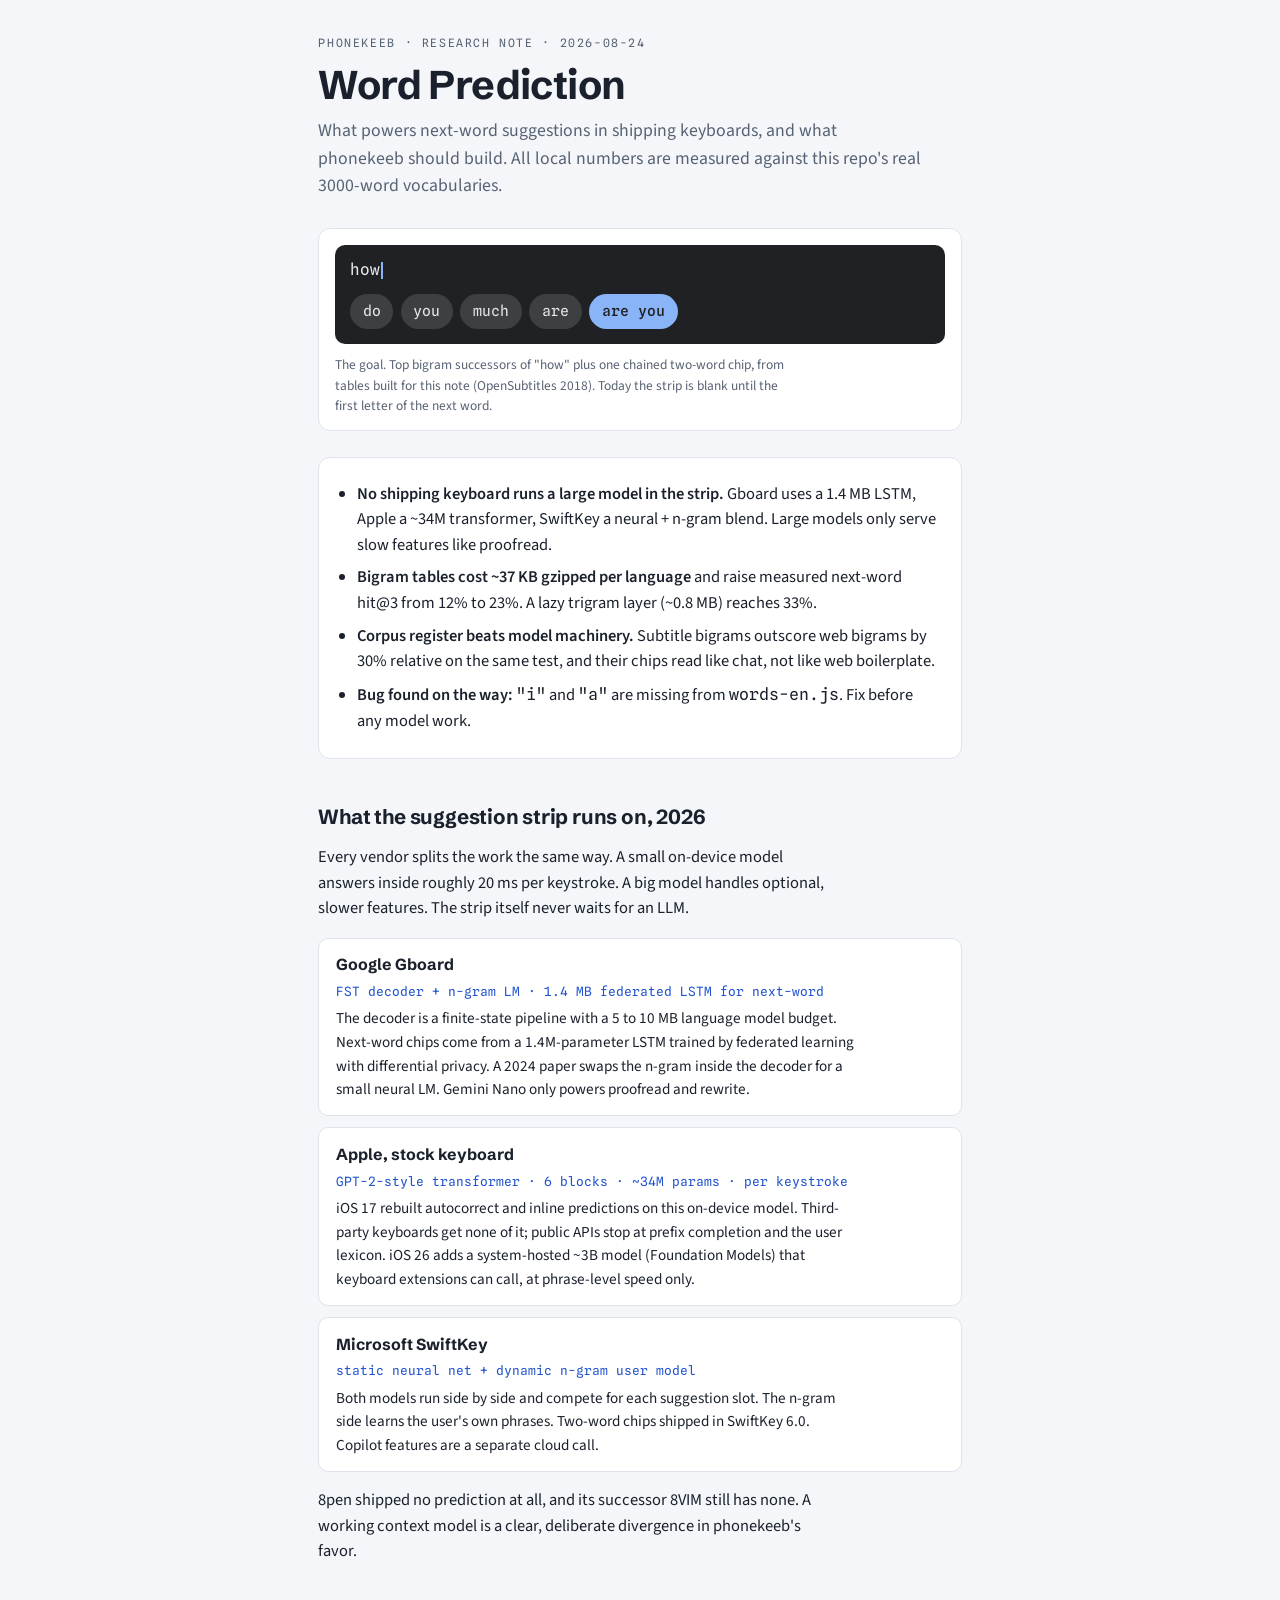
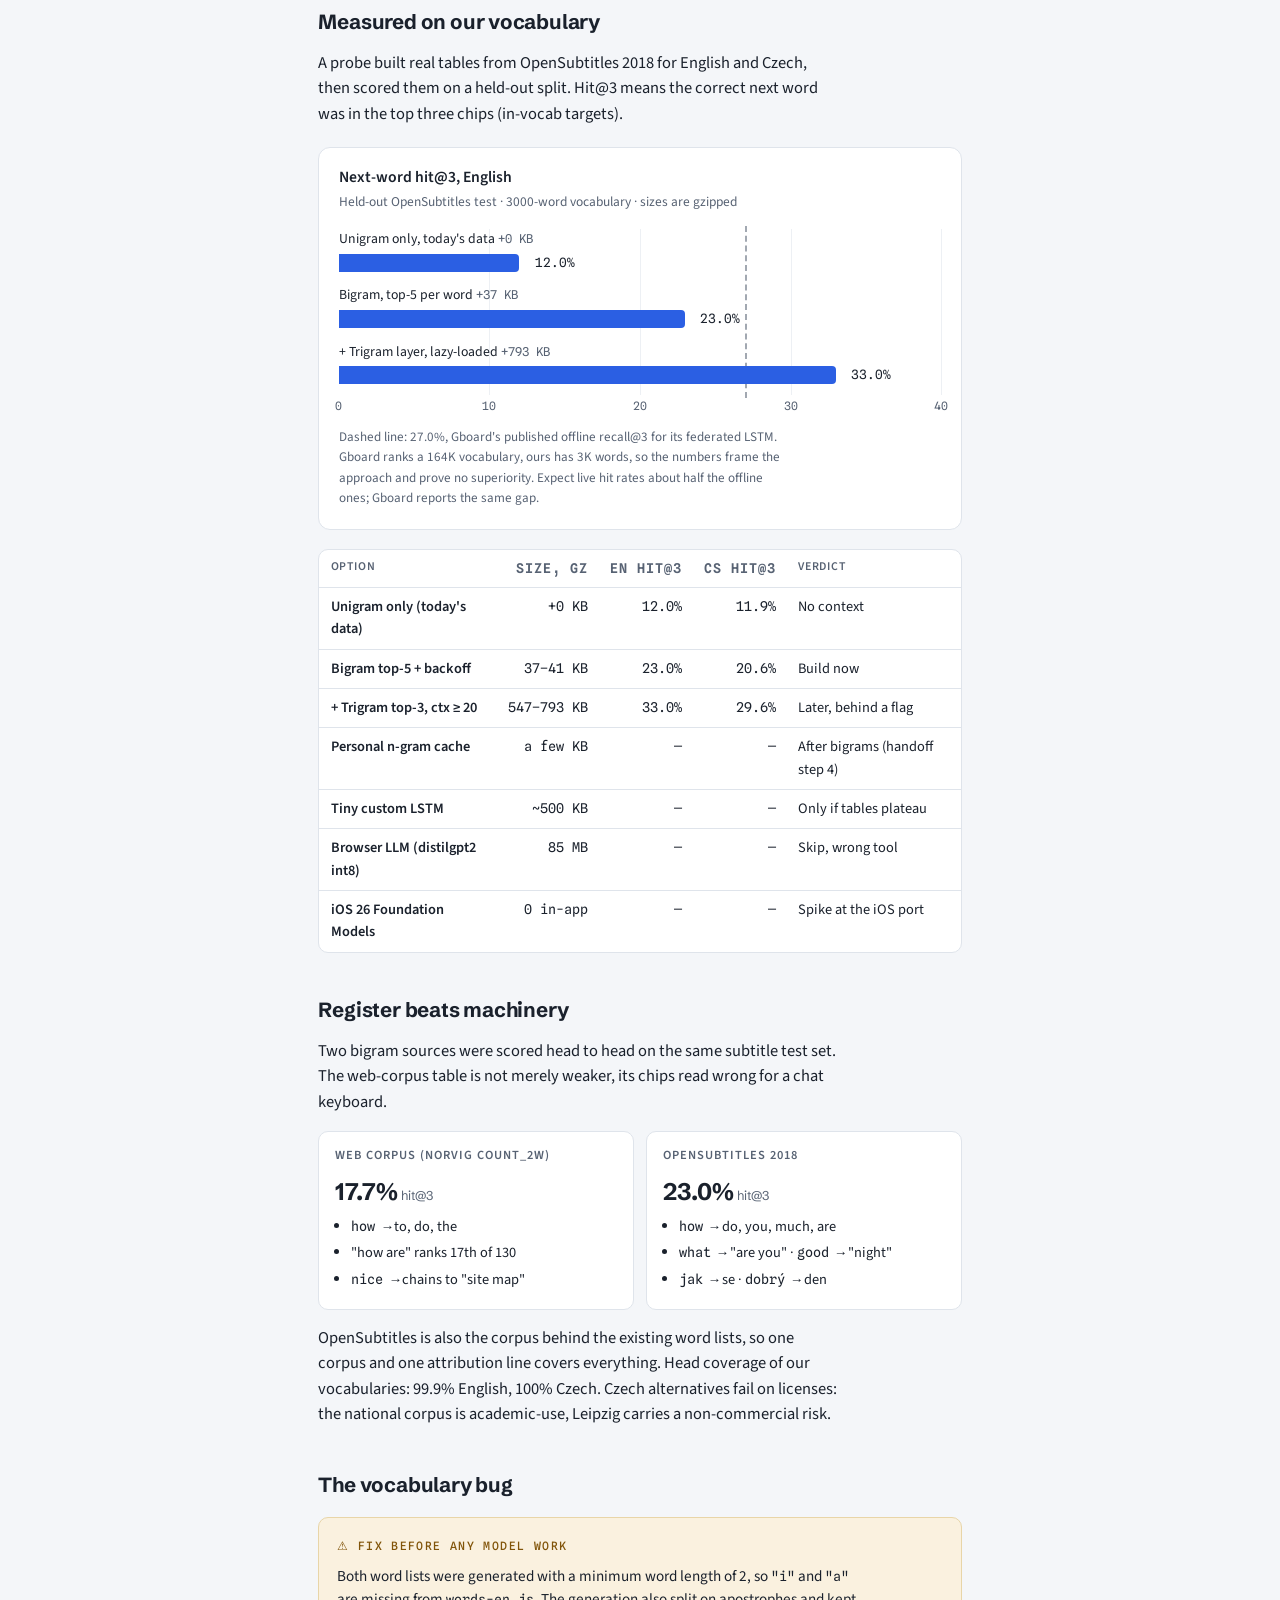
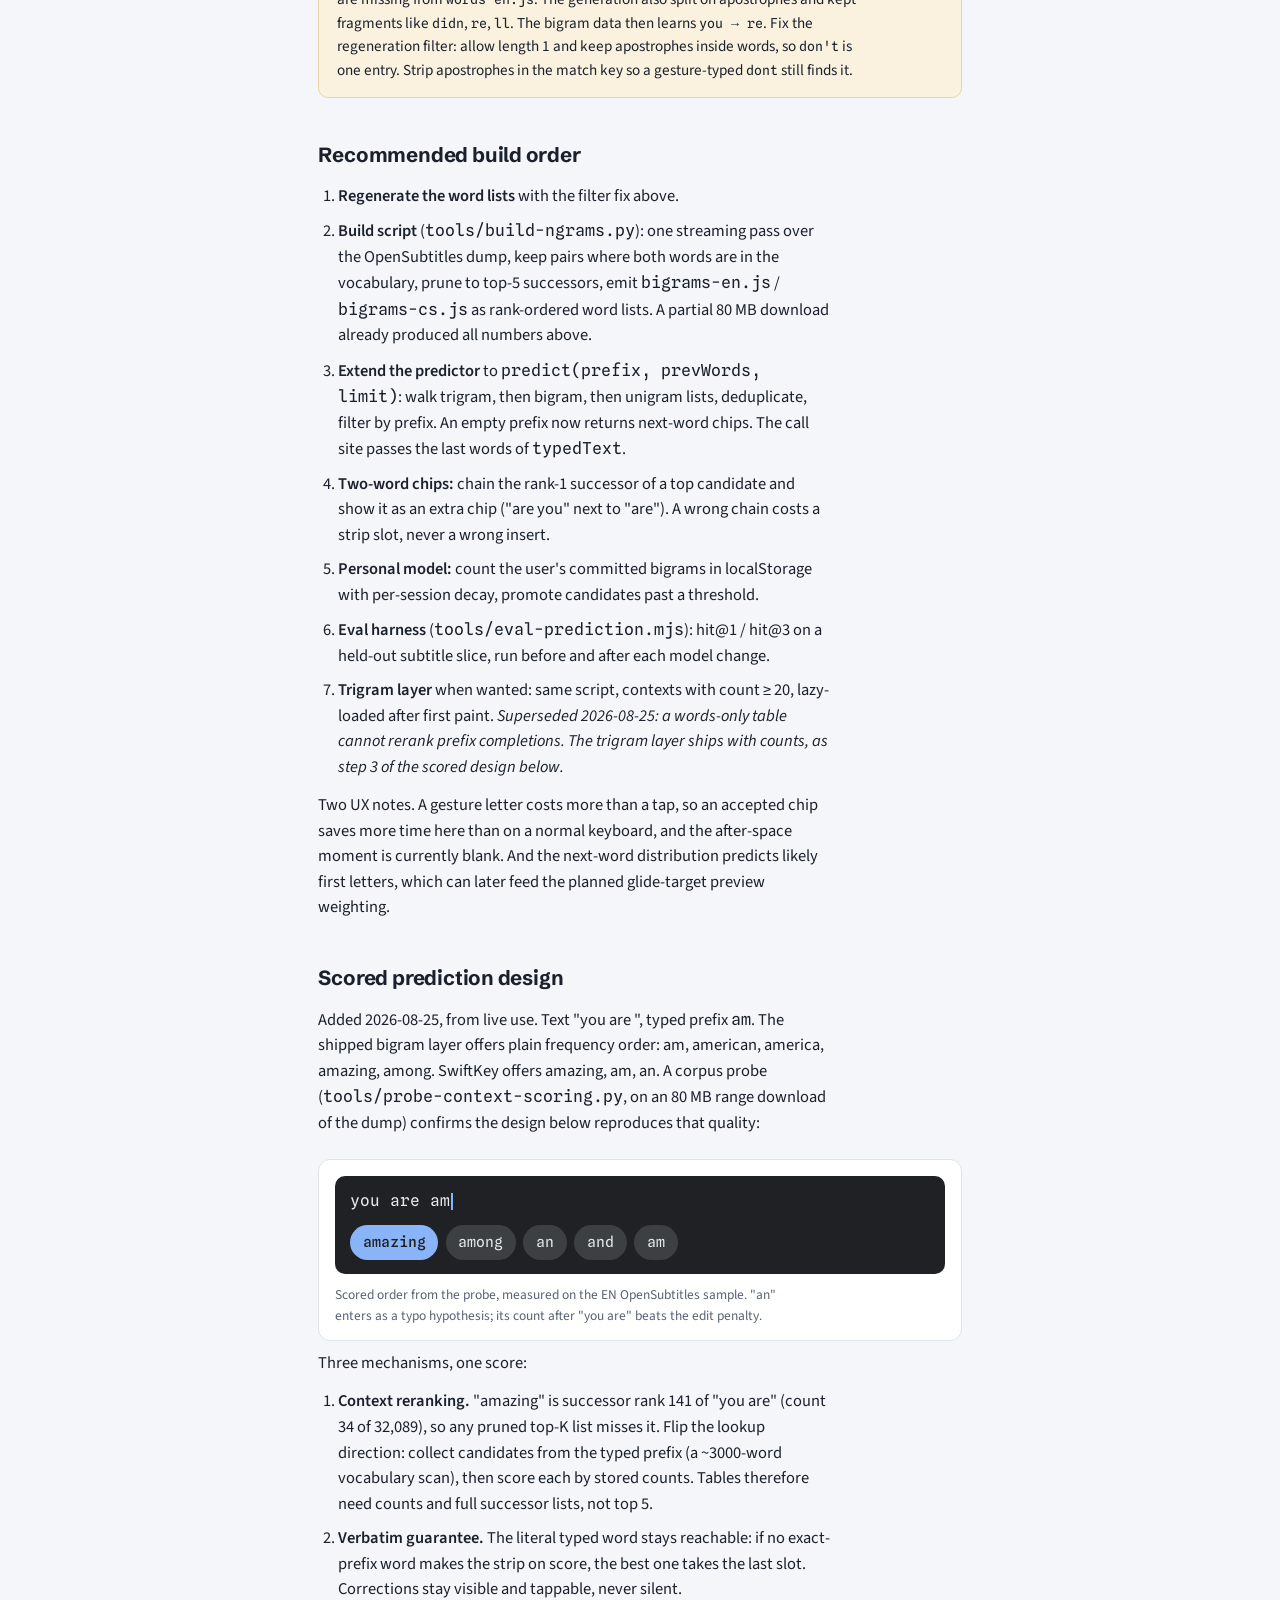
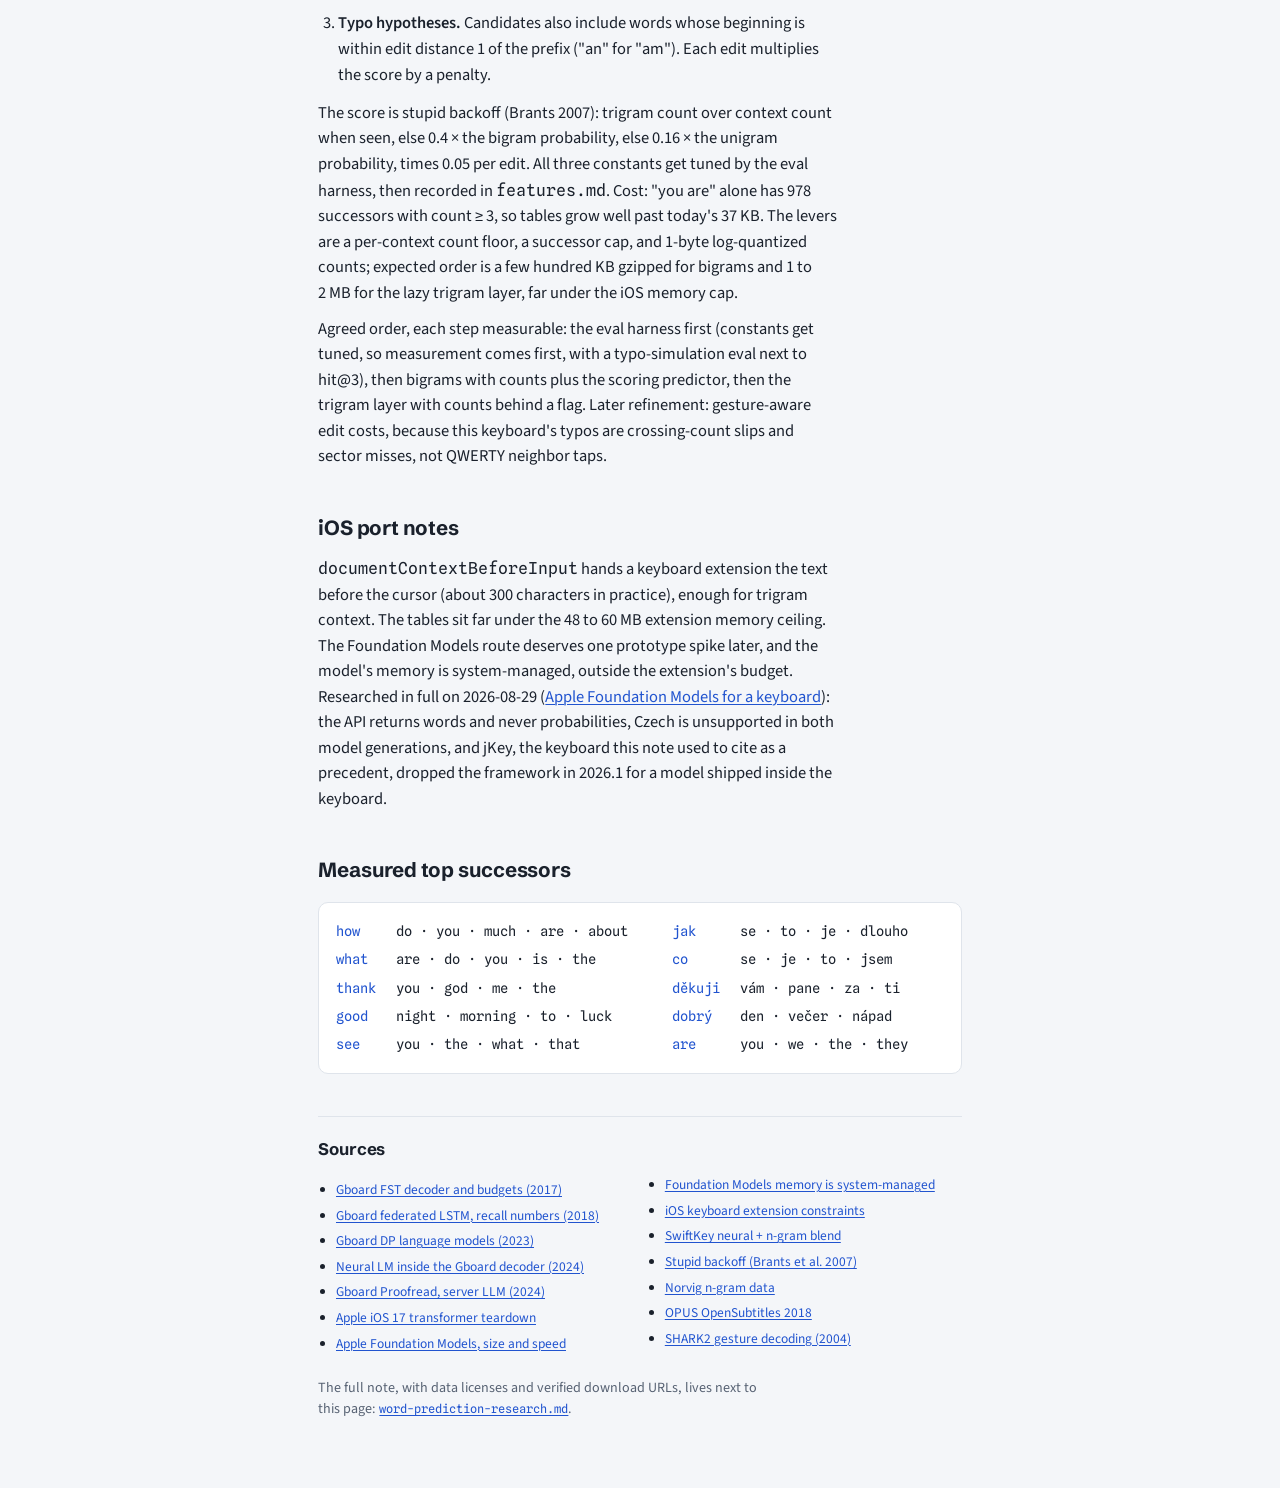
<file: word-prediction-research.html>
<!doctype html>
<html lang="en">
<head>
<meta charset="utf-8">
<meta name="viewport" content="width=device-width, initial-scale=1">
<meta name="color-scheme" content="light dark">
<title>Phonekeeb Word Prediction</title>
<link rel="stylesheet" href="https://fonts.googleapis.com/css2?family=Schibsted+Grotesk:wght@500;700&family=Source+Sans+3:wght@400;600&family=Spline+Sans+Mono:wght@400;500&display=swap">
<style>
  :root {
    --bg: #f4f6f9;
    --card: #ffffff;
    --ink: #1a212c;
    --muted: #576273;
    --line: #dfe4eb;
    --accent: #2b5fe3;      /* chart marks, validated on light surface */
    --link: #2154cf;
    --chip-bg: #eef1f6;
    --warn-ink: #815409;
    --warn-bg: #faf1df;
    --warn-line: #e8d5a8;
    --grid: #edf0f4;
    --strip-bg: #202124;    /* the phone-strip mock keeps its own dark palette in both themes */
    --strip-chip: #3c4043;
    --strip-ink: #e8eaed;
    --strip-accent: #8ab4f8;
  }
  @media (prefers-color-scheme: dark) {
    :root:not([data-theme="light"]) {
      --bg: #12151a;
      --card: #181d24;
      --ink: #e7eaf0;
      --muted: #98a2b1;
      --line: #2a313b;
      --accent: #5c86f5;    /* validated on dark surface */
      --link: #93b0ff;
      --chip-bg: #232a33;
      --warn-ink: #e3b76c;
      --warn-bg: #251e0f;
      --warn-line: #4a3d1e;
      --grid: #202630;
    }
  }
  :root[data-theme="dark"] {
    --bg: #12151a;
    --card: #181d24;
    --ink: #e7eaf0;
    --muted: #98a2b1;
    --line: #2a313b;
    --accent: #5c86f5;
    --link: #93b0ff;
    --chip-bg: #232a33;
    --warn-ink: #e3b76c;
    --warn-bg: #251e0f;
    --warn-line: #4a3d1e;
    --grid: #202630;
  }
  * { box-sizing: border-box; }
  body {
    background: var(--bg);
    color: var(--ink);
    font-family: "Source Sans 3", "Segoe UI", system-ui, sans-serif;
    font-size: 1.03rem;
    line-height: 1.55;
    margin: 0;
  }
  .wrap { max-width: 42.5rem; margin: 0 auto; padding: 2.2rem 1.15rem 3.5rem; }
  .eyebrow {
    font-family: "Spline Sans Mono", "SFMono-Regular", Consolas, monospace;
    font-size: .72rem; letter-spacing: .14em; text-transform: uppercase;
    color: var(--muted); margin: 0 0 .6rem;
  }
  h1 {
    font-family: "Schibsted Grotesk", "Segoe UI", system-ui, sans-serif;
    font-size: clamp(1.9rem, 6vw, 2.5rem); font-weight: 700;
    letter-spacing: -.015em; line-height: 1.08; text-wrap: balance; margin: 0 0 .7rem;
  }
  .dek { font-size: 1.11rem; color: var(--muted); max-width: 34em; margin: 0 0 1.8rem; }
  h2 {
    font-family: "Schibsted Grotesk", "Segoe UI", system-ui, sans-serif;
    font-size: 1.28rem; font-weight: 700; letter-spacing: -.01em;
    text-wrap: balance; margin: 2.6rem 0 .8rem;
  }
  p { margin: .65rem 0; max-width: 65ch; }
  a { color: var(--link); text-decoration-thickness: 1px; text-underline-offset: 2px; }
  a:focus-visible, [tabindex]:focus-visible { outline: 2px solid var(--accent); outline-offset: 2px; border-radius: 3px; }
  .mono { font-family: "Spline Sans Mono", "SFMono-Regular", Consolas, monospace; }

  /* phone strip mock: a deliberate single-theme object */
  .strip-card { background: var(--card); border: 1px solid var(--line); border-radius: 12px; padding: 1rem 1rem 0.8rem; margin: 1.4rem 0 0; }
  .strip { background: var(--strip-bg); border-radius: 10px; padding: .8rem .9rem .9rem; overflow-x: auto; }
  .strip-typed { color: var(--strip-ink); font-family: "Spline Sans Mono", monospace; font-size: 1rem; margin: 0 0 .7rem; }
  .cursor { display: inline-block; width: 2px; height: 1.05em; background: var(--strip-accent); vertical-align: text-bottom; margin-left: 1px; }
  .chips { display: flex; gap: .45rem; }
  .chip {
    background: var(--strip-chip); color: var(--strip-ink);
    font-family: "Spline Sans Mono", monospace; font-size: .92rem;
    padding: .38rem .8rem; border-radius: 999px; white-space: nowrap;
  }
  .chip.hot { color: var(--strip-bg); background: var(--strip-accent); font-weight: 500; }
  .caption { font-size: .84rem; color: var(--muted); margin: .7rem 0 0; }

  .tldr { background: var(--card); border: 1px solid var(--line); border-radius: 12px; padding: 1.05rem 1.25rem; margin: 1.6rem 0 0; }
  .tldr ul { margin: 0; padding-left: 1.1rem; }
  .tldr li { margin: .45rem 0; }
  .tldr b { font-weight: 600; }

  .vendors { display: grid; gap: .7rem; margin: 1rem 0; }
  .vendor { background: var(--card); border: 1px solid var(--line); border-radius: 10px; padding: .85rem 1.05rem; }
  .vendor h3 {
    font-family: "Schibsted Grotesk", sans-serif; font-size: 1rem; font-weight: 700; margin: 0 0 .3rem;
  }
  .vendor .model { font-family: "Spline Sans Mono", monospace; font-size: .8rem; color: var(--link); display: block; margin-bottom: .35rem; }
  .vendor p { font-size: .95rem; margin: 0; color: var(--ink); }

  /* chart */
  .chart { background: var(--card); border: 1px solid var(--line); border-radius: 12px; padding: 1.1rem 1.2rem 1.3rem; margin: 1.2rem 0; }
  .chart-title { font-weight: 600; font-size: .98rem; margin: 0 0 .15rem; }
  .chart-sub { font-size: .84rem; color: var(--muted); margin: 0 0 1rem; }
  .plot { position: relative; }
  .gridlines { position: absolute; inset: 0 0 1.4rem 0; }
  .gridlines span { position: absolute; top: 0; bottom: 0; width: 1px; background: var(--grid); }
  .refline { position: absolute; top: -0.2rem; bottom: 1.2rem; width: 0; border-left: 2px dashed var(--muted); opacity: .55; }
  .row { position: relative; margin: 0 0 .85rem; }
  .row-label { font-size: .86rem; color: var(--ink); margin-bottom: .22rem; }
  .row-label .size { color: var(--muted); font-family: "Spline Sans Mono", monospace; font-size: .76rem; }
  .bar-track { position: relative; height: 18px; }
  .bar {
    position: absolute; left: 0; top: 0; height: 18px;
    background: var(--accent); border-radius: 0 4px 4px 0;
  }
  .bar-val {
    position: absolute; top: -1px; font-family: "Spline Sans Mono", monospace;
    font-size: .8rem; color: var(--ink); font-variant-numeric: tabular-nums;
  }
  .axis { position: relative; height: 1.2rem; margin-top: .1rem; }
  .axis span {
    position: absolute; transform: translateX(-50%);
    font-family: "Spline Sans Mono", monospace; font-size: .72rem; color: var(--muted);
  }
  .row[data-tip] { cursor: default; }
  .row[data-tip]:hover::after, .row[data-tip]:focus-visible::after {
    content: attr(data-tip);
    position: absolute; left: 0; bottom: calc(100% + 4px); z-index: 2;
    background: var(--ink); color: var(--bg);
    font-size: .78rem; line-height: 1.35; padding: .35rem .55rem; border-radius: 6px;
    max-width: 90%;
  }
  .footnote { font-size: .82rem; color: var(--muted); margin: .6rem 0 0; }

  .tablewrap { overflow-x: auto; border: 1px solid var(--line); border-radius: 10px; background: var(--card); }
  table { border-collapse: collapse; width: 100%; font-size: .9rem; }
  th, td { text-align: left; padding: .5rem .7rem; border-top: 1px solid var(--line); vertical-align: top; }
  thead th { border-top: 0; font-size: .74rem; text-transform: uppercase; letter-spacing: .07em; color: var(--muted); font-weight: 600; }
  td.num, th.num { text-align: right; font-family: "Spline Sans Mono", monospace; font-size: .84rem; font-variant-numeric: tabular-nums; white-space: nowrap; }
  td:first-child { font-weight: 600; }

  .compare { display: grid; grid-template-columns: 1fr 1fr; gap: .7rem; margin: 1rem 0; }
  @media (max-width: 540px) { .compare { grid-template-columns: 1fr; } }
  .register { background: var(--card); border: 1px solid var(--line); border-radius: 10px; padding: .85rem 1rem; }
  .register h3 { font-size: .78rem; text-transform: uppercase; letter-spacing: .08em; color: var(--muted); margin: 0 0 .5rem; font-weight: 600; }
  .register .score { font-family: "Schibsted Grotesk", sans-serif; font-size: 1.5rem; font-weight: 700; margin-bottom: .35rem; }
  .register ul { margin: 0; padding-left: 1rem; font-size: .9rem; }
  .register li { margin: .25rem 0; }
  .register .mono { font-size: .84rem; }

  .warncard { background: var(--warn-bg); border: 1px solid var(--warn-line); border-radius: 10px; padding: .9rem 1.1rem; margin: 1rem 0; }
  .warncard .tag {
    font-family: "Spline Sans Mono", monospace; font-size: .72rem; letter-spacing: .12em;
    color: var(--warn-ink); font-weight: 500;
  }
  .warncard p { font-size: .95rem; margin: .4rem 0 0; }
  .warncard code { font-family: "Spline Sans Mono", monospace; font-size: .87em; }

  ol.plan { padding-left: 1.25rem; margin: .8rem 0; }
  ol.plan li { margin: .55rem 0; max-width: 62ch; }
  ol.plan b { font-weight: 600; }

  .demo { background: var(--card); border: 1px solid var(--line); border-radius: 10px; padding: .9rem 1.05rem; overflow-x: auto; margin: 1rem 0; }
  .demo table { font-size: .86rem; }
  .demo td { border: 0; padding: .22rem .8rem .22rem 0; font-weight: 400; }
  .demo td.h { font-family: "Spline Sans Mono", monospace; color: var(--link); white-space: nowrap; }
  .demo td.s { font-family: "Spline Sans Mono", monospace; white-space: nowrap; }

  .sources { border-top: 1px solid var(--line); margin-top: 2.6rem; padding-top: 1.2rem; }
  .sources h2 { margin-top: 0; font-size: 1.05rem; }
  .sources ul { columns: 2; column-gap: 2rem; padding-left: 1.1rem; margin: .5rem 0 0; font-size: .84rem; }
  @media (max-width: 540px) { .sources ul { columns: 1; } }
  .sources li { margin: .3rem 0; break-inside: avoid; }
  .repo-note { font-size: .88rem; color: var(--muted); margin-top: 1.3rem; }
  .repo-note code { font-family: "Spline Sans Mono", monospace; font-size: .85em; }
  @media (prefers-reduced-motion: no-preference) {
    a { transition: color .12s ease; }
  }
</style>
</head>
<body>
<div class="wrap">
  <p class="eyebrow">Phonekeeb · Research note · 2026-08-24</p>
  <h1>Word Prediction</h1>
  <p class="dek">What powers next-word suggestions in shipping keyboards, and what phonekeeb should build. All local numbers are measured against this repo's real 3000-word vocabularies.</p>

  <div class="strip-card">
    <div class="strip">
      <p class="strip-typed">how<span class="cursor"></span></p>
      <div class="chips">
        <span class="chip">do</span>
        <span class="chip">you</span>
        <span class="chip">much</span>
        <span class="chip">are</span>
        <span class="chip hot">are&nbsp;you</span>
      </div>
    </div>
    <p class="caption">The goal. Top bigram successors of "how" plus one chained two-word chip, from tables built for this note (OpenSubtitles 2018). Today the strip is blank until the first letter of the next word.</p>
  </div>

  <div class="tldr">
    <ul>
      <li><b>No shipping keyboard runs a large model in the strip.</b> Gboard uses a 1.4&nbsp;MB LSTM, Apple a ~34M transformer, SwiftKey a neural + n-gram blend. Large models only serve slow features like proofread.</li>
      <li><b>Bigram tables cost ~37&nbsp;KB gzipped per language</b> and raise measured next-word hit@3 from 12% to 23%. A lazy trigram layer (~0.8&nbsp;MB) reaches 33%.</li>
      <li><b>Corpus register beats model machinery.</b> Subtitle bigrams outscore web bigrams by 30% relative on the same test, and their chips read like chat, not like web boilerplate.</li>
      <li><b>Bug found on the way:</b> <span class="mono">"i"</span> and <span class="mono">"a"</span> are missing from <span class="mono">words-en.js</span>. Fix before any model work.</li>
    </ul>
  </div>

  <h2>What the suggestion strip runs on, 2026</h2>
  <p>Every vendor splits the work the same way. A small on-device model answers inside roughly 20&nbsp;ms per keystroke. A big model handles optional, slower features. The strip itself never waits for an LLM.</p>
  <div class="vendors">
    <div class="vendor">
      <h3>Google Gboard</h3>
      <span class="model">FST decoder + n-gram LM · 1.4 MB federated LSTM for next-word</span>
      <p>The decoder is a finite-state pipeline with a 5 to 10 MB language model budget. Next-word chips come from a 1.4M-parameter LSTM trained by federated learning with differential privacy. A 2024 paper swaps the n-gram inside the decoder for a small neural LM. Gemini Nano only powers proofread and rewrite.</p>
    </div>
    <div class="vendor">
      <h3>Apple, stock keyboard</h3>
      <span class="model">GPT-2-style transformer · 6 blocks · ~34M params · per keystroke</span>
      <p>iOS 17 rebuilt autocorrect and inline predictions on this on-device model. Third-party keyboards get none of it; public APIs stop at prefix completion and the user lexicon. iOS 26 adds a system-hosted ~3B model (Foundation Models) that keyboard extensions can call, at phrase-level speed only.</p>
    </div>
    <div class="vendor">
      <h3>Microsoft SwiftKey</h3>
      <span class="model">static neural net + dynamic n-gram user model</span>
      <p>Both models run side by side and compete for each suggestion slot. The n-gram side learns the user's own phrases. Two-word chips shipped in SwiftKey 6.0. Copilot features are a separate cloud call.</p>
    </div>
  </div>
  <p>8pen shipped no prediction at all, and its successor 8VIM still has none. A working context model is a clear, deliberate divergence in phonekeeb's favor.</p>

  <h2>Measured on our vocabulary</h2>
  <p>A probe built real tables from OpenSubtitles 2018 for English and Czech, then scored them on a held-out split. Hit@3 means the correct next word was in the top three chips (in-vocab targets).</p>

  <div class="chart">
    <p class="chart-title">Next-word hit@3, English</p>
    <p class="chart-sub">Held-out OpenSubtitles test · 3000-word vocabulary · sizes are gzipped</p>
    <div class="plot">
      <div class="gridlines" aria-hidden="true">
        <span style="left:25%"></span><span style="left:50%"></span><span style="left:75%"></span><span style="left:100%"></span>
      </div>
      <div class="refline" style="left:67.5%" aria-hidden="true"></div>
      <div class="row" tabindex="0" data-tip="Always suggest the three most frequent words. This is what today's data supports; the current UI shows no chips at all before the first letter.">
        <div class="row-label">Unigram only, today's data <span class="size">+0 KB</span></div>
        <div class="bar-track"><div class="bar" style="width:30%"></div><span class="bar-val" style="left:32.5%">12.0%</span></div>
      </div>
      <div class="row" tabindex="0" data-tip="Top-5 successors per word, rank order only, with unigram backoff. Czech: 20.6%.">
        <div class="row-label">Bigram, top-5 per word <span class="size">+37 KB</span></div>
        <div class="bar-track"><div class="bar" style="width:57.5%"></div><span class="bar-val" style="left:60%">23.0%</span></div>
      </div>
      <div class="row" tabindex="0" data-tip="Trigram top-3, contexts seen at least 20 times, backing off to bigram then unigram. Czech: 29.6%.">
        <div class="row-label">+ Trigram layer, lazy-loaded <span class="size">+793 KB</span></div>
        <div class="bar-track"><div class="bar" style="width:82.5%"></div><span class="bar-val" style="left:85%">33.0%</span></div>
      </div>
      <div class="axis" aria-hidden="true">
        <span style="left:0%">0</span><span style="left:25%">10</span><span style="left:50%">20</span><span style="left:75%">30</span><span style="left:100%">40</span>
      </div>
    </div>
    <p class="footnote">Dashed line: 27.0%, Gboard's published offline recall@3 for its federated LSTM. Gboard ranks a 164K vocabulary, ours has 3K words, so the numbers frame the approach and prove no superiority. Expect live hit rates about half the offline ones; Gboard reports the same gap.</p>
  </div>

  <div class="tablewrap">
    <table>
      <thead>
        <tr><th>Option</th><th class="num">Size, gz</th><th class="num">EN hit@3</th><th class="num">CS hit@3</th><th>Verdict</th></tr>
      </thead>
      <tbody>
        <tr><td>Unigram only (today's data)</td><td class="num">+0 KB</td><td class="num">12.0%</td><td class="num">11.9%</td><td>No context</td></tr>
        <tr><td>Bigram top-5 + backoff</td><td class="num">37–41 KB</td><td class="num">23.0%</td><td class="num">20.6%</td><td>Build now</td></tr>
        <tr><td>+ Trigram top-3, ctx ≥ 20</td><td class="num">547–793 KB</td><td class="num">33.0%</td><td class="num">29.6%</td><td>Later, behind a flag</td></tr>
        <tr><td>Personal n-gram cache</td><td class="num">a few KB</td><td class="num">—</td><td class="num">—</td><td>After bigrams (handoff step 4)</td></tr>
        <tr><td>Tiny custom LSTM</td><td class="num">~500 KB</td><td class="num">—</td><td class="num">—</td><td>Only if tables plateau</td></tr>
        <tr><td>Browser LLM (distilgpt2 int8)</td><td class="num">85 MB</td><td class="num">—</td><td class="num">—</td><td>Skip, wrong tool</td></tr>
        <tr><td>iOS 26 Foundation Models</td><td class="num">0 in-app</td><td class="num">—</td><td class="num">—</td><td>Spike at the iOS port</td></tr>
      </tbody>
    </table>
  </div>

  <h2>Register beats machinery</h2>
  <p>Two bigram sources were scored head to head on the same subtitle test set. The web-corpus table is not merely weaker, its chips read wrong for a chat keyboard.</p>
  <div class="compare">
    <div class="register">
      <h3>Web corpus (Norvig count_2w)</h3>
      <div class="score">17.7%<span style="font-size:.8rem; font-weight:400; color:var(--muted)"> hit@3</span></div>
      <ul>
        <li><span class="mono">how →</span> to, do, the</li>
        <li>"how are" ranks 17th of 130</li>
        <li><span class="mono">nice →</span> chains to "site map"</li>
      </ul>
    </div>
    <div class="register">
      <h3>OpenSubtitles 2018</h3>
      <div class="score">23.0%<span style="font-size:.8rem; font-weight:400; color:var(--muted)"> hit@3</span></div>
      <ul>
        <li><span class="mono">how →</span> do, you, much, are</li>
        <li><span class="mono">what →</span> "are you" · <span class="mono">good →</span> "night"</li>
        <li><span class="mono">jak →</span> se · <span class="mono">dobrý →</span> den</li>
      </ul>
    </div>
  </div>
  <p>OpenSubtitles is also the corpus behind the existing word lists, so one corpus and one attribution line covers everything. Head coverage of our vocabularies: 99.9% English, 100% Czech. Czech alternatives fail on licenses: the national corpus is academic-use, Leipzig carries a non-commercial risk.</p>

  <h2>The vocabulary bug</h2>
  <div class="warncard">
    <span class="tag">⚠ FIX BEFORE ANY MODEL WORK</span>
    <p>Both word lists were generated with a minimum word length of 2, so <code>"i"</code> and <code>"a"</code> are missing from <code>words-en.js</code>. The generation also split on apostrophes and kept fragments like <code>didn</code>, <code>re</code>, <code>ll</code>. The bigram data then learns <code>you → re</code>. Fix the regeneration filter: allow length 1 and keep apostrophes inside words, so <code>don't</code> is one entry. Strip apostrophes in the match key so a gesture-typed <code>dont</code> still finds it.</p>
  </div>

  <h2>Recommended build order</h2>
  <ol class="plan">
    <li><b>Regenerate the word lists</b> with the filter fix above.</li>
    <li><b>Build script</b> (<span class="mono">tools/build-ngrams.py</span>): one streaming pass over the OpenSubtitles dump, keep pairs where both words are in the vocabulary, prune to top-5 successors, emit <span class="mono">bigrams-en.js</span> / <span class="mono">bigrams-cs.js</span> as rank-ordered word lists. A partial 80 MB download already produced all numbers above.</li>
    <li><b>Extend the predictor</b> to <span class="mono">predict(prefix, prevWords, limit)</span>: walk trigram, then bigram, then unigram lists, deduplicate, filter by prefix. An empty prefix now returns next-word chips. The call site passes the last words of <span class="mono">typedText</span>.</li>
    <li><b>Two-word chips:</b> chain the rank-1 successor of a top candidate and show it as an extra chip ("are you" next to "are"). A wrong chain costs a strip slot, never a wrong insert.</li>
    <li><b>Personal model:</b> count the user's committed bigrams in localStorage with per-session decay, promote candidates past a threshold.</li>
    <li><b>Eval harness</b> (<span class="mono">tools/eval-prediction.mjs</span>): hit@1 / hit@3 on a held-out subtitle slice, run before and after each model change.</li>
    <li><b>Trigram layer</b> when wanted: same script, contexts with count ≥ 20, lazy-loaded after first paint. <em>Superseded 2026-08-25: a words-only table cannot rerank prefix completions. The trigram layer ships with counts, as step 3 of the scored design below.</em></li>
  </ol>
  <p>Two UX notes. A gesture letter costs more than a tap, so an accepted chip saves more time here than on a normal keyboard, and the after-space moment is currently blank. And the next-word distribution predicts likely first letters, which can later feed the planned glide-target preview weighting.</p>

  <h2>Scored prediction design</h2>
  <p>Added 2026-08-25, from live use. Text "you are ", typed prefix <span class="mono">am</span>. The shipped bigram layer offers plain frequency order: am, american, america, amazing, among. SwiftKey offers amazing, am, an. A corpus probe (<span class="mono">tools/probe-context-scoring.py</span>, on an 80&nbsp;MB range download of the dump) confirms the design below reproduces that quality:</p>
  <div class="strip-card">
    <div class="strip">
      <p class="strip-typed">you are am<span class="cursor"></span></p>
      <div class="chips">
        <span class="chip hot">amazing</span>
        <span class="chip">among</span>
        <span class="chip">an</span>
        <span class="chip">and</span>
        <span class="chip">am</span>
      </div>
    </div>
    <p class="caption">Scored order from the probe, measured on the EN OpenSubtitles sample. "an" enters as a typo hypothesis; its count after "you are" beats the edit penalty.</p>
  </div>
  <p>Three mechanisms, one score:</p>
  <ol class="plan">
    <li><b>Context reranking.</b> "amazing" is successor rank 141 of "you are" (count 34 of 32,089), so any pruned top-K list misses it. Flip the lookup direction: collect candidates from the typed prefix (a ~3000-word vocabulary scan), then score each by stored counts. Tables therefore need counts and full successor lists, not top 5.</li>
    <li><b>Verbatim guarantee.</b> The literal typed word stays reachable: if no exact-prefix word makes the strip on score, the best one takes the last slot. Corrections stay visible and tappable, never silent.</li>
    <li><b>Typo hypotheses.</b> Candidates also include words whose beginning is within edit distance 1 of the prefix ("an" for "am"). Each edit multiplies the score by a penalty.</li>
  </ol>
  <p>The score is stupid backoff (Brants 2007): trigram count over context count when seen, else 0.4 × the bigram probability, else 0.16 × the unigram probability, times 0.05 per edit. All three constants get tuned by the eval harness, then recorded in <span class="mono">features.md</span>. Cost: "you are" alone has 978 successors with count ≥ 3, so tables grow well past today's 37&nbsp;KB. The levers are a per-context count floor, a successor cap, and 1-byte log-quantized counts; expected order is a few hundred KB gzipped for bigrams and 1 to 2&nbsp;MB for the lazy trigram layer, far under the iOS memory cap.</p>
  <p>Agreed order, each step measurable: the eval harness first (constants get tuned, so measurement comes first, with a typo-simulation eval next to hit@3), then bigrams with counts plus the scoring predictor, then the trigram layer with counts behind a flag. Later refinement: gesture-aware edit costs, because this keyboard's typos are crossing-count slips and sector misses, not QWERTY neighbor taps.</p>

  <h2>iOS port notes</h2>
  <p><span class="mono">documentContextBeforeInput</span> hands a keyboard extension the text before the cursor (about 300 characters in practice), enough for trigram context. The tables sit far under the 48 to 60 MB extension memory ceiling. The Foundation Models route deserves one prototype spike later, and the model's memory is system-managed, outside the extension's budget. Researched in full on 2026-08-29 (<a href="apple-foundation-models-research.html">Apple Foundation Models for a keyboard</a>): the API returns words and never probabilities, Czech is unsupported in both model generations, and jKey, the keyboard this note used to cite as a precedent, dropped the framework in 2026.1 for a model shipped inside the keyboard.</p>

  <h2>Measured top successors</h2>
  <div class="demo">
    <table>
      <tbody>
        <tr><td class="h">how</td><td class="s">do · you · much · are · about</td><td class="h">jak</td><td class="s">se · to · je · dlouho</td></tr>
        <tr><td class="h">what</td><td class="s">are · do · you · is · the</td><td class="h">co</td><td class="s">se · je · to · jsem</td></tr>
        <tr><td class="h">thank</td><td class="s">you · god · me · the</td><td class="h">děkuji</td><td class="s">vám · pane · za · ti</td></tr>
        <tr><td class="h">good</td><td class="s">night · morning · to · luck</td><td class="h">dobrý</td><td class="s">den · večer · nápad</td></tr>
        <tr><td class="h">see</td><td class="s">you · the · what · that</td><td class="h">are</td><td class="s">you · we · the · they</td></tr>
      </tbody>
    </table>
  </div>

  <div class="sources">
    <h2>Sources</h2>
    <ul>
      <li><a href="https://arxiv.org/abs/1704.03987">Gboard FST decoder and budgets (2017)</a></li>
      <li><a href="https://arxiv.org/abs/1811.03604">Gboard federated LSTM, recall numbers (2018)</a></li>
      <li><a href="https://arxiv.org/abs/2305.18465">Gboard DP language models (2023)</a></li>
      <li><a href="https://arxiv.org/abs/2410.15575">Neural LM inside the Gboard decoder (2024)</a></li>
      <li><a href="https://arxiv.org/abs/2406.04523">Gboard Proofread, server LLM (2024)</a></li>
      <li><a href="https://jackcook.com/2023/09/08/predictive-text.html">Apple iOS 17 transformer teardown</a></li>
      <li><a href="https://machinelearning.apple.com/research/introducing-apple-foundation-models">Apple Foundation Models, size and speed</a></li>
      <li><a href="https://developer.apple.com/forums/thread/795044">Foundation Models memory is system-managed</a></li>
      <li><a href="https://dev.to/tbds_2dadf2b626f315902eae/the-three-hard-constraints-of-an-ios-keyboard-extension-46af">iOS keyboard extension constraints</a></li>
      <li><a href="https://www.engadget.com/2016-09-15-swiftkey-android-neural-network-update.html">SwiftKey neural + n-gram blend</a></li>
      <li><a href="https://aclanthology.org/D07-1090.pdf">Stupid backoff (Brants et al. 2007)</a></li>
      <li><a href="https://norvig.com/ngrams/">Norvig n-gram data</a></li>
      <li><a href="https://opus.nlpl.eu/legacy/OpenSubtitles-v2018.php">OPUS OpenSubtitles 2018</a></li>
      <li><a href="https://dl.acm.org/doi/10.1145/1029632.1029640">SHARK2 gesture decoding (2004)</a></li>
    </ul>
    <p class="repo-note">The full note, with data licenses and verified download URLs, lives next to this page: <a href="https://github.com/urza/phonekeeb/blob/main/word-prediction-research.md"><code>word-prediction-research.md</code></a>.</p>
  </div>
</div>
</body>
</html>
</file>
<file: style.css>
* {
  box-sizing: border-box;
}

:root {
  color-scheme: light dark;
  /* The auto theme. Keep both blocks in sync with the light and dark
     entries in themes.js. Explicit themes override these with inline
     variables set by main.js, which beat the media query below. */
  --bg: #fafafa;
  --panel: #ffffff;
  --fg: #111111;
  --muted: #777777;
  --line: #dddddd;
  --trail: #2563eb;
  --trail-center: #16a34a;
}

@media (prefers-color-scheme: dark) {
  :root {
    --bg: #141414;
    --panel: #1c1c1c;
    --fg: #eeeeee;
    --muted: #999999;
    --line: #3a3a3a;
    --trail: #60a5fa;
    --trail-center: #4ade80;
  }
}

/* The `hidden` attribute is a UA rule of `display: none`, and every
   `display` rule in this file is more specific than it. Elements that
   JS hides that way need this, or they stay on screen: #suggestions,
   #copyText, .pad-panel and .pad-row all set a display. */
[hidden] {
  display: none !important;
}

:root {
  /* Smallest the typed-text box may get. It normally takes all the free
     height between the HUD line and the canvas; this floor is what it
     keeps when the settings panel is open on a short screen. Not a theme
     variable: it survives the inline theme variables main.js writes on
     the same element. */
  --output-h: 74px;
}

body {
  margin: 0;
  font-family: system-ui, sans-serif;
  display: flex;
  flex-direction: column;
  /* dvh tracks the real visible height on mobile Safari; vh is the
     fallback for older browsers and can overflow behind the toolbar */
  height: 100vh;
  height: 100dvh;
  /* Installed (standalone) app with viewport-fit=cover: keep the
     canvas, and so the wheel, above the iOS home indicator. Zero in a
     normal browser tab. */
  padding-bottom: env(safe-area-inset-bottom, 0px);
  /* No pull-to-refresh or rubber-banding mid-gesture in standalone. */
  overscroll-behavior: none;
  background: var(--bg);
  color: var(--fg);
}

/* A desktop window keeps a phone-width column in the middle instead of
   stretching. Every page here is drawn for a phone, and a PC window is
   only used to look at what the phone gets; at full width the wheel, the
   suggestion chips and the corner buttons drift far apart. The body
   background propagates to the whole viewport, so the two lines are what
   makes the column readable as a column.
   game.html and dictionary.html repeat this block in their own <style>;
   keep the 480 in sync. cards.html deliberately has no copy: its card
   grid is a reference sheet that should fill a wide window. Below the
   query the rule does nothing, so a portrait phone is untouched. */
@media (min-width: 520px) {
  body {
    max-width: 480px;
    margin: 0 auto;
    border-left: 1px solid var(--line);
    border-right: 1px solid var(--line);
  }
}

header {
  padding: 6px 12px;
  border-bottom: 1px solid var(--line);
}

.topbar {
  display: flex;
  align-items: center;
  justify-content: space-between;
  gap: 8px;
}

.topbar-actions {
  display: flex;
  gap: 8px;
}

.topbar button {
  font-size: 13px;
  padding: 4px 10px;
}

h1 {
  font-size: 15px;
  margin: 0;
}

#settings {
  padding-top: 6px;
}

.hint {
  font-size: 12px;
  color: var(--muted);
  margin: 0 0 8px;
}

.hint summary {
  cursor: pointer;
}

.hint p {
  margin: 6px 0 0;
}

.controls {
  display: flex;
  flex-wrap: wrap;
  gap: 10px;
  align-items: center;
  font-size: 13px;
}

.controls a {
  color: var(--fg);
}

main {
  flex: 1;
  display: flex;
  flex-direction: column;
  min-height: 0;
  /* Anchor for the absolutely positioned #suggestions overlay. */
  position: relative;
  /* Query container for --stage-h below, so the canvas height follows
     the column width and not the viewport: in the desktop column the
     page is 480 px wide inside a much wider window. */
  container-type: inline-size;
}

/* The canvas is now the fixed part of the column and the text box is the
   elastic one, so the height has to come from somewhere. It comes from
   the width, which is what the wheel is sized from: main.js takes the
   arm length as 0.44 * min(width, height) and parks the suggestion strip
   88 px tall, 16 px above the wheel rim. 88cqw = the wheel's diameter,
   +104 = the strip and its gap, which lands the strip's top edge exactly
   on the canvas top edge. Keep in sync with resize() in main.js. */
:root {
  --stage-h: calc(88cqw + 104px);
}

/* Container query units need Safari 16 or later. The fallback has to be
   an @supports override of the variable, not a second height line on the
   canvas: a var() that fails at computed-value time falls back to the
   property's initial value (auto), not to an earlier declaration, so a
   plain pair of height lines would leave an old phone with a 150 px
   canvas. This value only approximates the line above. */
@supports not (height: 1cqw) {
  :root {
    --stage-h: 55vh;
  }
}

#stage {
  /* Grow no, shrink yes: with the settings panel open on a short screen
     the column runs out of room, and the canvas giving some back is
     better than the page overflowing. main.js re-reads its real size on
     every resize, so a shrunk canvas still draws a correct wheel. */
  flex: 0 1 auto;
  height: var(--stage-h);
  width: 100%;
  min-height: 0;
  touch-action: none;
  background: var(--panel);
}

#output {
  padding: 8px 12px;
  font-size: 22px;
  line-height: 1.3;
  /* Takes the free height of the column (user request 2026-08-31). Its
     own box stays put while you type, because it scrolls: growing text
     must never resize the canvas mid-gesture, which would move the
     decoder's center under the finger. main.js keeps the caret in view.
     The floor keeps two lines readable when the settings panel is
     open. */
  flex: 1;
  min-height: var(--output-h);
  overflow-y: auto;
  background: var(--bg);
  word-break: break-word;
  /* enter taps insert real newlines; keep them visible */
  white-space: pre-wrap;
}

/* The decoder state line. It was drawn on the canvas, in the band the
   typed text now owns; one fixed line at the top of the column costs
   nothing and leaves the space below it to the text. Monospace and
   nowrap so a changing state cannot reflow or resize anything under
   it. `b42` is the loaded build number. */
#hud {
  height: 16px;
  padding: 2px 12px 0;
  font-family: ui-monospace, SFMono-Regular, Menlo, monospace;
  font-size: 11px;
  line-height: 16px;
  color: var(--muted);
  white-space: nowrap;
  overflow: hidden;
}

/* The caret is our own element, not a browser caret: #output is a div,
   and the N-sector hold-glide moves this position. An empty inline-block
   contributes no textContent, so tests keep reading the plain text. */
#output .caret {
  display: inline-block;
  width: 2px;
  height: 1.1em;
  vertical-align: text-bottom;
  background: var(--trail);
  animation: caret-blink 1.1s steps(1) infinite;
}

@keyframes caret-blink {
  50% { opacity: 0; }
}

#suggestions {
  /* An overlay on the canvas, not a flex row: the wheel pins to the
     canvas bottom, and on a tall phone a row in the flex flow sits a
     whole blank band above it, out of thumb reach. resize() in main.js
     parks the strip just above the wheel rim (user request 2026-08-26).
     Out of the flow, the strip also cannot resize the canvas. */
  position: absolute;
  left: 0;
  right: 0;
  z-index: 2;
  /* Presses on the strip's empty parts fall through to the canvas, so
     the overlay does not narrow the gesture area; only chips catch
     taps (pointer-events: auto below). */
  pointer-events: none;
  /* Two rows, no scrolling, no hidden chips (user request 2026-08-26).
     Rank 1 sits bottom-right in thumb reach next to the wheel:
     row-reverse starts each line at the right edge, wrap-reverse puts
     the first line at the bottom, so chips appended in rank order fill
     bottom-right first and likelihood falls toward the top-left.
     88 = two 40px lines + the 8px line gap; resize() in main.js clamps
     with the same number, keep in sync. */
  height: 88px;
  display: flex;
  flex-direction: row-reverse;
  flex-wrap: wrap-reverse;
  align-content: flex-start;
  gap: 8px;
  align-items: center;
  padding: 0 12px;
  border-top: 1px solid var(--line);
  border-bottom: 1px solid var(--line);
  background: var(--bg);
}

#suggestions button {
  font-size: 16px;
  padding: 6px 14px;
  border: 1px solid var(--line);
  border-radius: 16px;
  background: var(--panel);
  color: var(--fg);
  white-space: nowrap;
  /* Fixed thirds, not size-to-content: every chip is a third of the
     strip wide, so six chips always land as two rows of three and
     rank 4 opens the upper row. Size-to-content packed five short
     chips into the bottom row (screenshot-verified 2026-08-27). Long
     words ellipsize inside their third; nothing scrolls or hides. */
  flex: 0 0 calc(33.3% - 8px);
  max-width: calc(33.3% - 8px);
  overflow: hidden;
  text-overflow: ellipsis;
  text-align: center;
  /* The container is pointer-events: none (see #suggestions). */
  pointer-events: auto;
}

/* Copy button, in the corner pocket the wheel leaves free: the wheel
   disk is tangent to the canvas's right and bottom edges, so the
   diagonal corner stays empty. Absolute inside <main>, not fixed to the
   viewport: in the desktop column above, a fixed button would stay at
   the window edge, far away from the page it belongs to. No safe-area
   inset needed either, because <main> already ends above the home
   indicator: the body carries that padding.
   main.js re-points `right` at the wheel's bounding box (12 px on a
   phone, where the wheel hugs the canvas edge). */
#copyText {
  position: absolute;
  right: 12px;
  bottom: 12px;
  z-index: 3;
  width: 48px;
  height: 40px;
  display: flex;
  align-items: center;
  justify-content: center;
  border: 1px solid var(--line);
  border-radius: 8px;
  /* --bg, not --panel: the button floats over the canvas, which is
     already --panel; same fill would leave only the border visible. */
  background: var(--bg);
  color: var(--fg);
}

/* Copied feedback: the icon swaps to a check in the trail accent for
   0.9 s (timer in main.js). */
#copyText .check {
  display: none;
  font-size: 18px;
}

#copyText.copied {
  border-color: var(--trail);
  color: var(--trail);
}

#copyText.copied .icon {
  display: none;
}

#copyText.copied .check {
  display: block;
}

/* The two panel toggles: the emoji button and the number-and-symbol
   button. Each is a copy-button twin parked in one of the wheel's free
   corner pockets, top-right and top-left of the disk's bounding box, so
   its top edge meets that box the way the copy button's bottom edge
   meets the bottom. Position comes from main.js (placeCornerButtons):
   it depends on the arm length, and an open panel moves its button down
   to the panel's bottom bar. */
.pad-toggle {
  position: absolute;
  z-index: 4; /* above the panel: the same button closes it */
  width: 48px;
  height: 40px;
  display: flex;
  align-items: center;
  justify-content: center;
  border: 1px solid var(--line);
  border-radius: 8px;
  /* --bg over the --panel canvas, same reason as the copy button. */
  background: var(--bg);
  color: var(--fg);
  font-size: 13px;
  font-weight: 600;
}

/* The phone value of the right inset, and what both right-hand buttons
   show until the first resize() runs. main.js then owns this side:
   parked, the button follows the wheel's bounding box, which is only the
   canvas edge when the wheel is anchored there. */
#emojiToggle {
  right: 12px;
}

.pad-toggle .back {
  display: none;
}

/* Open: the icon becomes the wheel it takes you back to. */
.pad-toggle[aria-expanded='true'] {
  border-color: var(--trail);
  color: var(--trail);
}

.pad-toggle[aria-expanded='true'] .icon {
  display: none;
}

.pad-toggle[aria-expanded='true'] .back {
  display: block;
}

/* A panel covers the canvas instead of replacing it. Hiding the canvas
   would resize it to zero and drag the decoder's center through a
   resize cycle; an overlay leaves the wheel untouched underneath and
   swallows every pointer event on its own.
   It is the canvas box: same bottom edge, same height, so the wheel and
   the suggestion strip are covered and the typed text above stays
   readable while you pick an emoji. Only one panel is ever open. */
.pad-panel {
  position: absolute;
  left: 0;
  right: 0;
  bottom: 0;
  height: var(--stage-h);
  z-index: 3;
  display: flex;
  flex-direction: column;
  background: var(--panel);
}

.pad-scroll {
  flex: 1;
  min-height: 0;
  overflow-y: auto;
  /* Containing block for the sticky headings, and the box the section
     offsets in emoji-picker.js are measured against. */
  position: relative;
  /* Momentum scrolling inside the panel. The body sets
     overscroll-behavior: none for gestures; this box wants normal
     touch scrolling instead. */
  touch-action: pan-y;
  /* No top padding: a sticky heading pins to the padding edge, so any
     padding here becomes a band that scrolling cells show through
     above the heading. The headings carry their own top space. */
  padding: 0 8px 4px;
}

/* One continuous scroll, so the section name has to travel with its
   cells. Sticky keeps it at the top edge for as long as its section
   lasts, which is also what tells you where the scroll has got to. */
.pad-heading {
  position: sticky;
  top: 0;
  z-index: 1;
  margin: 0;
  padding: 6px 4px 4px;
  font-size: 11px;
  font-weight: 600;
  letter-spacing: 0.06em;
  text-transform: uppercase;
  color: var(--muted);
  background: var(--panel);
}

.pad-row {
  display: grid;
  /* auto-fill, not fixed columns: the same cell size gives 8 columns on
     a phone and more on a desktop window, with no breakpoint. */
  grid-template-columns: repeat(auto-fill, minmax(44px, 1fr));
  gap: 2px;
}

.pad-cell {
  height: 44px; /* full touch target; the glyph alone is not one */
  font-size: 28px;
  line-height: 1;
  border: 0;
  border-radius: 8px;
  background: none;
  color: var(--fg);
  padding: 0;
  cursor: pointer;
}

/* The symbol rows are keys, so they need room to breathe that the
   emoji grid's 2 px does not give. The narrower minimum buys back the
   column that the gaps cost: 8 keys per row on a phone, which is what
   the section sizes are written for, instead of 7 with a ragged tail. */
#symbolPad .pad-row {
  grid-template-columns: repeat(auto-fill, minmax(38px, 1fr));
  gap: 6px;
  padding-bottom: 2px;
}

.pad-cell:active {
  background: var(--line);
}

.emoji-empty {
  /* Spans the whole grid: it is the empty state of the recent section,
     not a cell in it. */
  grid-column: 1 / -1;
  margin: 12px 4px;
  font-size: 13px;
  color: var(--muted);
}

/* The numeric keypad, above the bar. Bordered keys, unlike the
   borderless symbol cells: it is a keypad, and it should look like one.
   Centered by default; a touch screen pushes it under the right thumb,
   the same reason the wheel hugs the right edge there. */
.pad-keys {
  display: grid;
  grid-template-columns: repeat(3, 1fr);
  gap: 6px;
  width: 100%;
  max-width: 320px;
  margin: 0 auto;
  padding: 6px 8px;
}

@media (pointer: coarse) {
  .pad-keys {
    margin-right: 0;
  }
}

/* Each panel's bottom bar: the emoji picker's category tabs, the symbol
   pad's edit keys. The thumb reaches the bottom edge most easily. */
.pad-bar {
  display: flex;
  gap: 4px;
  border-top: 1px solid var(--line);
  /* No safe-area inset here: the panel lives inside <main>, and the
     body's padding-bottom already holds the whole page above the home
     indicator. The copy button needs its own inset only because it is
     position: fixed and escapes that padding.
     The right padding is the toggle button's slot: while the panel is
     open the button parks at the end of this bar, and anything under it
     would be unreachable. */
  padding: 2px 60px 2px 4px;
  background: var(--bg);
}

.pad-key {
  height: 44px;
  font-size: 20px;
  line-height: 1;
  border: 1px solid var(--line);
  border-radius: 8px;
  background: var(--bg);
  color: var(--fg);
  padding: 0;
  cursor: pointer;
}

.pad-bar .pad-key {
  flex: 1;
  height: 40px;
}

.pad-key:active {
  background: var(--line);
}

.emoji-tab {
  flex: 1;
  height: 40px;
  font-size: 19px;
  line-height: 1;
  border: 0;
  border-radius: 8px;
  background: none;
  padding: 0;
  /* The icons are emoji, so a dimmed inactive tab needs opacity; color
     does not reach a color-font glyph. */
  opacity: 0.45;
  cursor: pointer;
}

.emoji-tab.active {
  opacity: 1;
  background: var(--panel);
}
</file>
<file: web-prototype/style.css>
* {
  box-sizing: border-box;
}

body {
  margin: 0;
  font-family: system-ui, sans-serif;
  display: flex;
  flex-direction: column;
  height: 100vh;
  background: #fafafa;
  color: #111;
}

header {
  padding: 10px 12px;
  border-bottom: 1px solid #ddd;
}

h1 {
  font-size: 16px;
  margin: 0 0 8px;
}

.controls {
  display: flex;
  flex-wrap: wrap;
  gap: 12px;
  align-items: center;
  font-size: 13px;
}

main {
  flex: 1;
  display: flex;
  flex-direction: column;
  min-height: 0;
}

#stage {
  flex: 1;
  width: 100%;
  touch-action: none;
  background: #fff;
}

#output {
  padding: 10px 12px;
  font-size: 22px;
  min-height: 1.4em;
  border-top: 1px solid #ddd;
  word-break: break-word;
}

aside#log {
  max-height: 22vh;
  overflow-y: auto;
  border-top: 1px solid #ddd;
  padding: 6px 12px;
  font-size: 13px;
}

.log-row {
  display: flex;
  gap: 8px;
  padding: 2px 0;
  border-bottom: 1px solid #eee;
}

.log-row span {
  color: #666;
}
</file>
